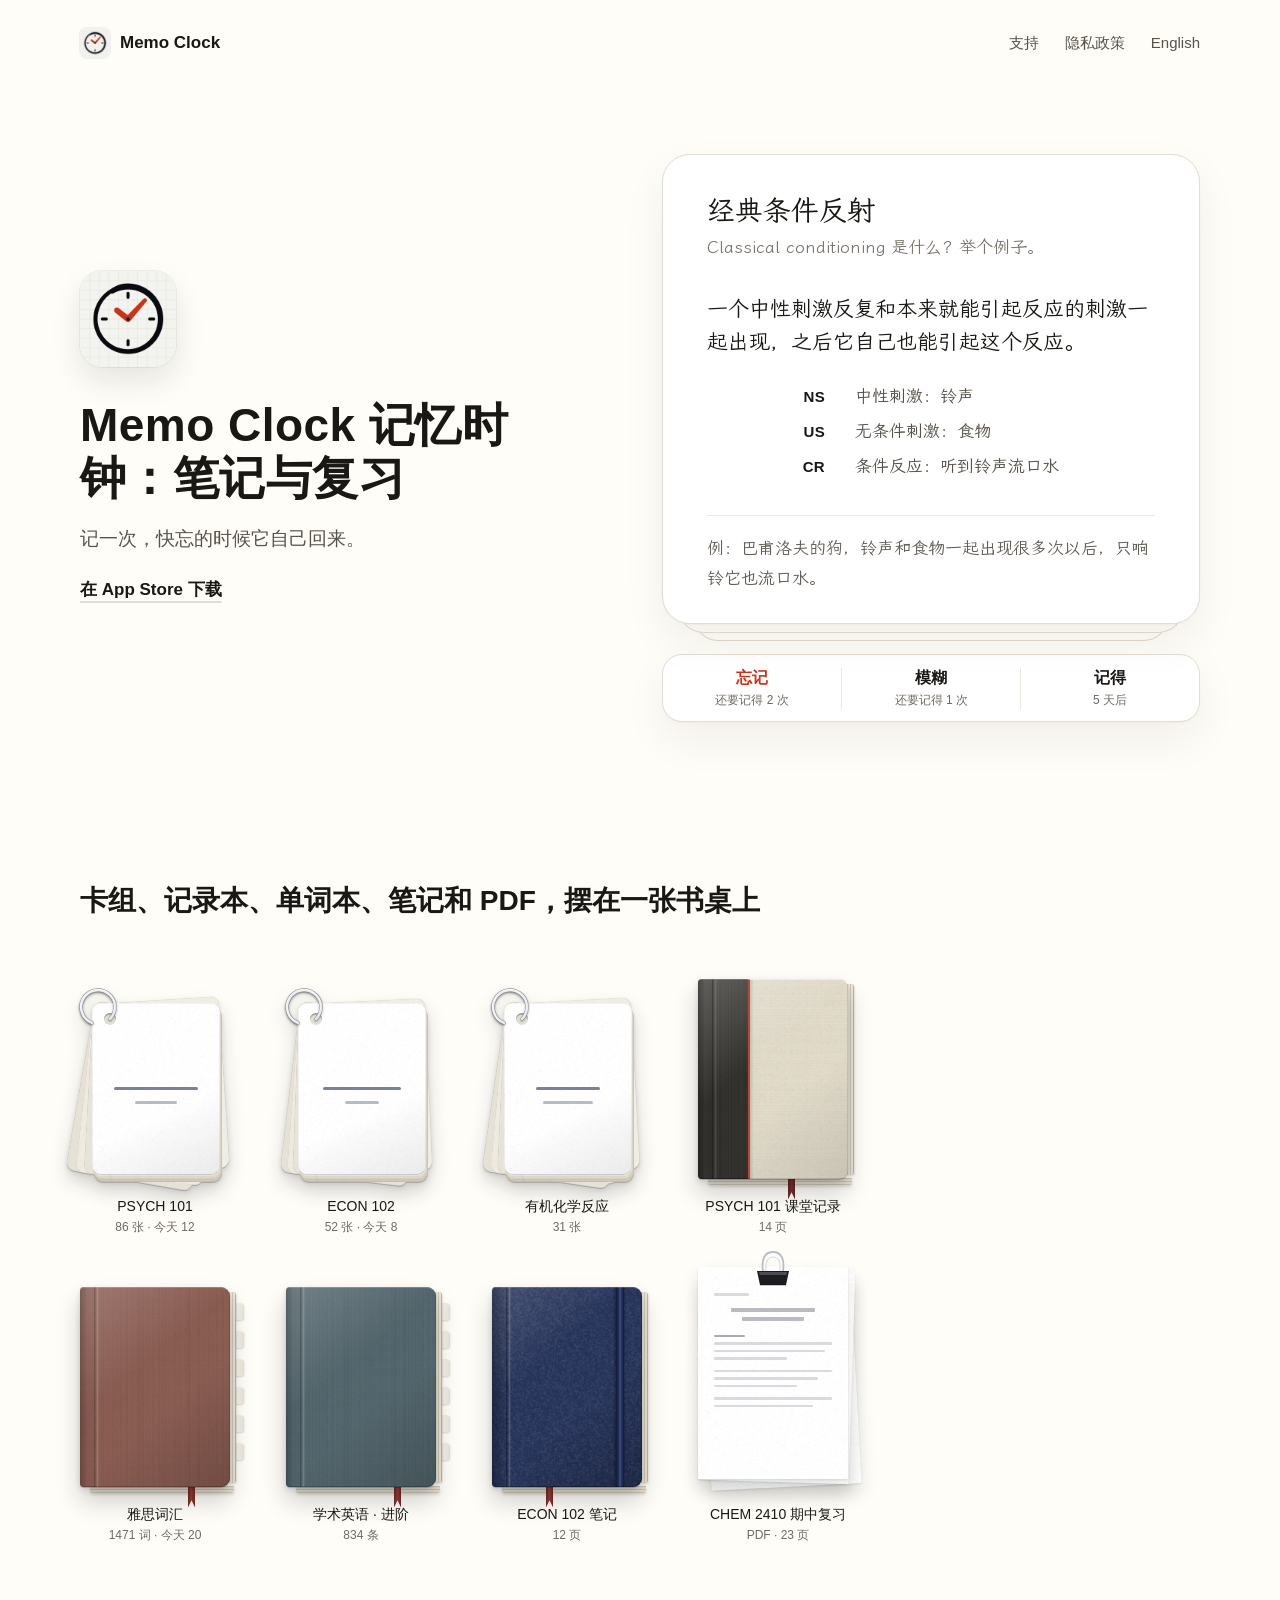
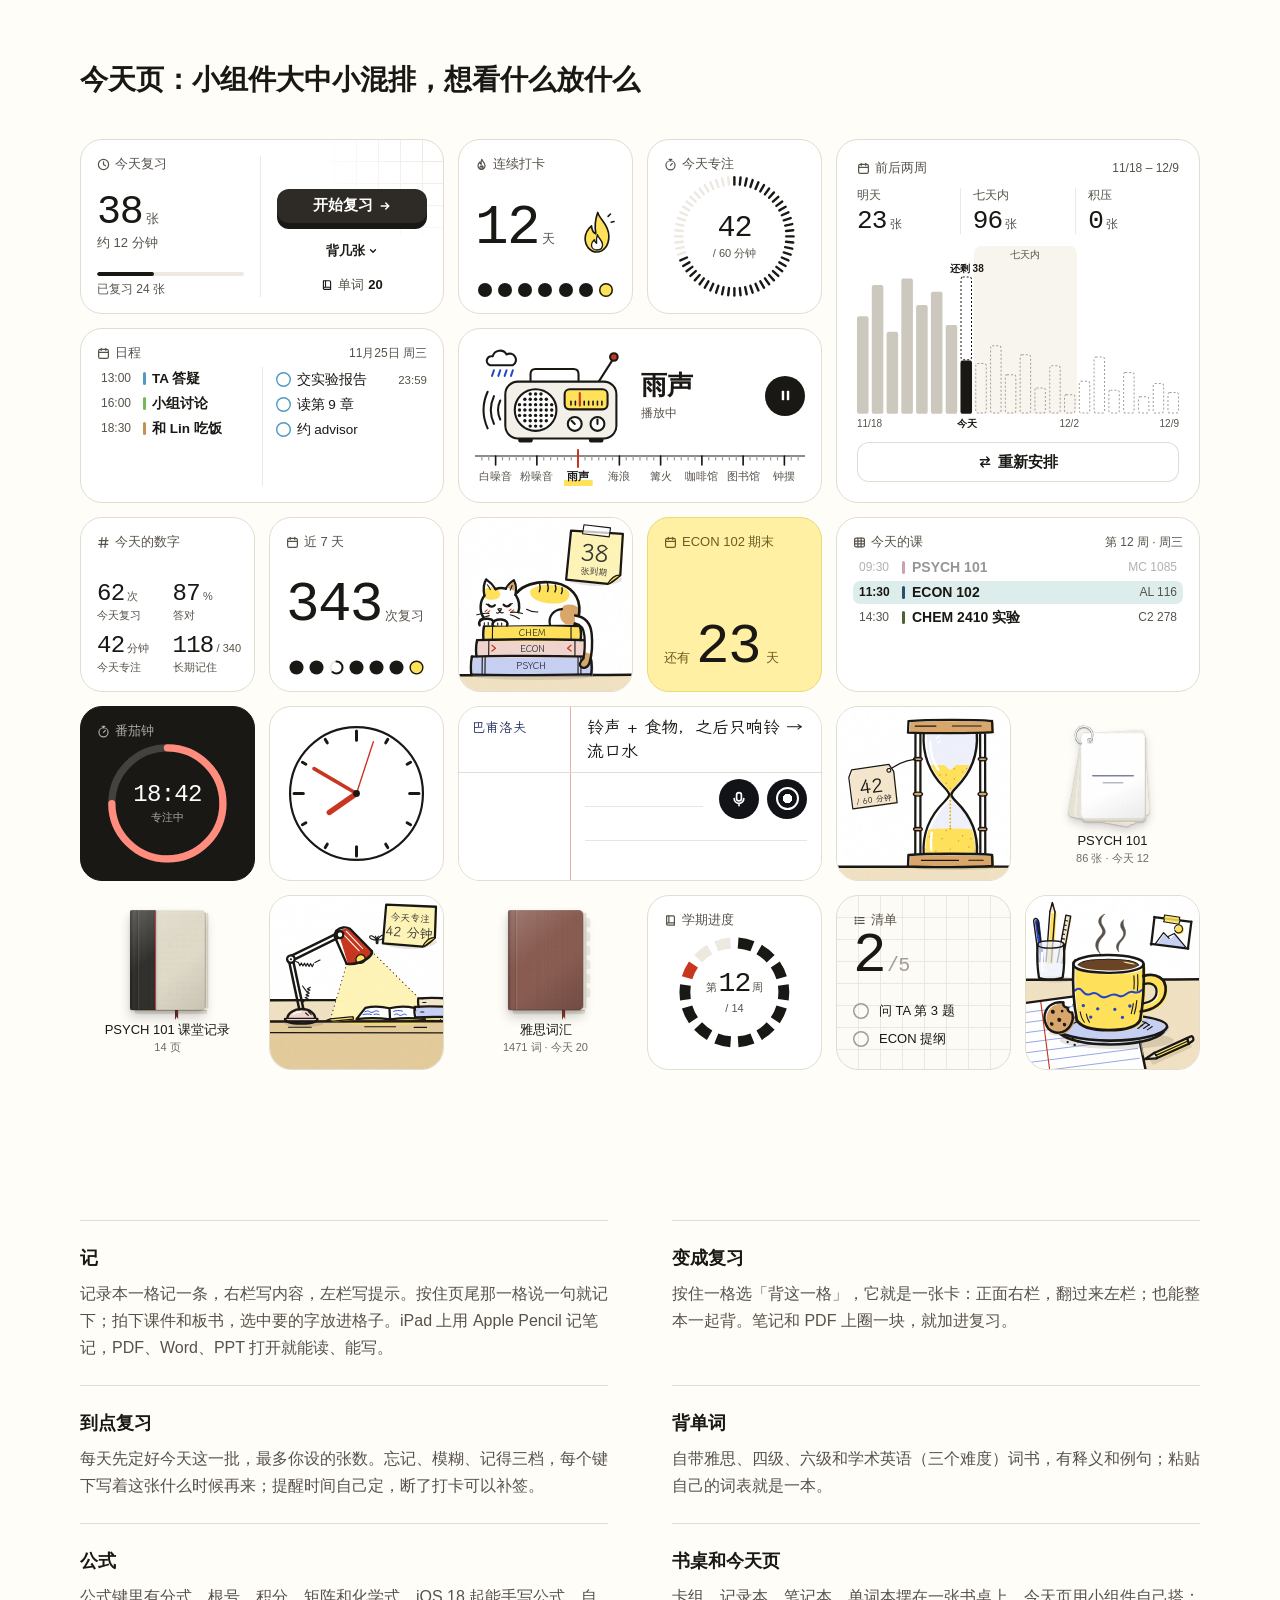
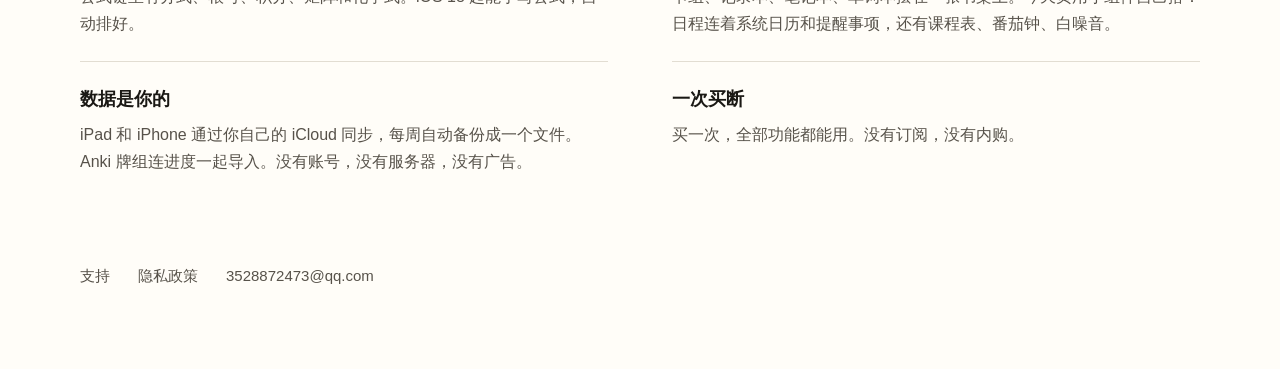
<file: index.html>
<!doctype html>
<html lang="zh-Hans">
<head>
  <meta charset="utf-8">
  <meta name="viewport" content="width=device-width, initial-scale=1">
  <title>Memo Clock 记忆时钟：笔记与复习</title>
  <meta name="description" content="Memo Clock 记忆时钟：课堂笔记、记录本、单词本和抽认卡放在一起，快忘的时候叫你回来复习。iPad 和 iPhone，一次买断，没有订阅，不用注册。">
  <link rel="icon" href="assets/icon-64.png">
  <link rel="apple-touch-icon" href="assets/icon-256.png">
  <link rel="stylesheet" href="styles.css">
</head>
<body class="home">
  <header class="top">
    <a class="brand" href="index.html"><img src="assets/icon-64.png" alt="">Memo Clock</a>
    <nav>
      <a href="support.html">支持</a>
      <a href="privacy.html">隐私政策</a>
      <a href="index-en.html" lang="en" hreflang="en">English</a>
    </nav>
  </header>

  <main>
    <section class="hero">
      <div class="hero-copy">
        <img class="hero-icon" src="assets/icon-256.png" alt="">
        <h1>Memo Clock 记忆时钟：笔记与复习</h1>
        <p class="line">记一次，快忘的时候它自己回来。</p>
        <a class="store" href="https://apps.apple.com/app/id6780967507">在 App Store 下载</a>
      </div>
      <div class="study">
        <div class="pile">
          <div class="cardback sheet">
            <p class="title">经典条件反射</p>
            <p class="ask">Classical conditioning 是什么？举个例子。</p>
            <p class="answer">一个中性刺激反复和本来就能引起反应的刺激一起出现，之后它自己也能引起这个反应。</p>
            <div class="legend">
            <span class="sym">NS</span><span class="mean">中性刺激：铃声</span>
            <span class="sym">US</span><span class="mean">无条件刺激：食物</span>
            <span class="sym">CR</span><span class="mean">条件反应：听到铃声流口水</span>
            </div>
            <p class="why">例：巴甫洛夫的狗，铃声和食物一起出现很多次以后，只响铃它也流口水。</p>
          </div>
        </div>
        <div class="grades sheet" aria-hidden="true">
          <div class="forgot"><b>忘记</b><span>还要记得 2 次</span></div>
          <div><b>模糊</b><span>还要记得 1 次</span></div>
          <div><b>记得</b><span>5 天后</span></div>
        </div>
      </div>
    </section>

    <section class="desk-section">
      <h2 class="section-title">卡组、记录本、单词本、笔记和 PDF，摆在一张书桌上</h2>
      <div class="desk">
        <div class="desk-row">
          <figure class="obj deck" style="--w: 150px; --h: 200px;">
            <div class="art" aria-hidden="true">
              <span class="rcard texpaper" style="background-color: #E7E2D6; transform: rotate(10.00deg);"></span>
              <span class="rcard texpaper" style="background-color: #EFEBE1; transform: rotate(6.25deg);"></span>
              <span class="rcard texpaper" style="background-color: #E9E4D8; transform: rotate(3.12deg);"></span>
              <span class="rcard texpaper" style="background-color: #F1EEE6; transform: rotate(-3.75deg);"></span>
              <span class="rcard texpaper" style="background-color: #D1C8B6; left: 14.4px; top: 30.4px;"></span>
              <span class="rcard texpaper" style="background-color: #D9D1C0; left: 13.8px; top: 28.8px;"></span>
              <span class="rcard texpaper" style="background-color: #E1DACB; left: 13.2px; top: 27.2px;"></span>
              <span class="rcard texpaper" style="background-color: #E9E3D6; left: 12.6px; top: 25.6px;"></span>
              <span class="rcard texpaper top"><span class="rhole"></span><span class="rmark" style="left: 22.0px; top: 84px; width: 84px; height: 3px; opacity: .62;"></span><span class="rmark" style="left: 43.0px; top: 98px; width: 42px; height: 2.5px; opacity: .34;"></span></span>
              <svg class="ring" width="128" height="172" viewBox="0 0 128 172"><defs><linearGradient id="ring1" gradientUnits="userSpaceOnUse" x1="0" y1="0" x2="128" y2="172"><stop offset="0" stop-color="#EDEFF2"/><stop offset=".5" stop-color="#BFC4CA"/><stop offset="1" stop-color="#8D9299"/></linearGradient></defs><g fill="none" stroke-linecap="round"><path d="M0.00 19.87A16.97 16.97 0 1 1 18 16" stroke="#878C93" stroke-width="3.4"/><path d="M0.00 19.87A16.97 16.97 0 1 1 18 16" stroke="url(#ring1)" stroke-width="2.5"/><path d="M0.00 19.87A16.97 16.97 0 1 1 18 16" stroke="rgba(255,255,255,.7)" stroke-width=".7" transform="translate(-.4 -.6)"/></g></svg>
            </div>
            <figcaption class="cap"><b>PSYCH 101</b><i>86 张 · 今天 12</i></figcaption>
          </figure>
          <figure class="obj deck" style="--w: 150px; --h: 200px;">
            <div class="art" aria-hidden="true">
              <span class="rcard texpaper" style="background-color: #E7E2D6; transform: rotate(6.80deg);"></span>
              <span class="rcard texpaper" style="background-color: #EFEBE1; transform: rotate(4.25deg);"></span>
              <span class="rcard texpaper" style="background-color: #E9E4D8; transform: rotate(2.12deg);"></span>
              <span class="rcard texpaper" style="background-color: #F1EEE6; transform: rotate(-2.55deg);"></span>
              <span class="rcard texpaper" style="background-color: #D1C8B6; left: 14.4px; top: 30.4px;"></span>
              <span class="rcard texpaper" style="background-color: #D9D1C0; left: 13.8px; top: 28.8px;"></span>
              <span class="rcard texpaper" style="background-color: #E1DACB; left: 13.2px; top: 27.2px;"></span>
              <span class="rcard texpaper" style="background-color: #E9E3D6; left: 12.6px; top: 25.6px;"></span>
              <span class="rcard texpaper top"><span class="rhole"></span><span class="rmark" style="left: 25.0px; top: 84px; width: 78px; height: 3px; opacity: .62;"></span><span class="rmark" style="left: 47.0px; top: 98px; width: 34px; height: 2.5px; opacity: .34;"></span></span>
              <svg class="ring" width="128" height="172" viewBox="0 0 128 172"><defs><linearGradient id="ring2" gradientUnits="userSpaceOnUse" x1="0" y1="0" x2="128" y2="172"><stop offset="0" stop-color="#EDEFF2"/><stop offset=".5" stop-color="#BFC4CA"/><stop offset="1" stop-color="#8D9299"/></linearGradient></defs><g fill="none" stroke-linecap="round"><path d="M0.00 19.87A16.97 16.97 0 1 1 18 16" stroke="#878C93" stroke-width="3.4"/><path d="M0.00 19.87A16.97 16.97 0 1 1 18 16" stroke="url(#ring2)" stroke-width="2.5"/><path d="M0.00 19.87A16.97 16.97 0 1 1 18 16" stroke="rgba(255,255,255,.7)" stroke-width=".7" transform="translate(-.4 -.6)"/></g></svg>
            </div>
            <figcaption class="cap"><b>ECON 102</b><i>52 张 · 今天 8</i></figcaption>
          </figure>
          <figure class="obj deck" style="--w: 150px; --h: 200px;">
            <div class="art" aria-hidden="true">
              <span class="rcard texpaper" style="background-color: #E7E2D6; transform: rotate(8.40deg);"></span>
              <span class="rcard texpaper" style="background-color: #EFEBE1; transform: rotate(5.25deg);"></span>
              <span class="rcard texpaper" style="background-color: #E9E4D8; transform: rotate(2.62deg);"></span>
              <span class="rcard texpaper" style="background-color: #F1EEE6; transform: rotate(-3.15deg);"></span>
              <span class="rcard texpaper" style="background-color: #D1C8B6; left: 14.4px; top: 30.4px;"></span>
              <span class="rcard texpaper" style="background-color: #D9D1C0; left: 13.8px; top: 28.8px;"></span>
              <span class="rcard texpaper" style="background-color: #E1DACB; left: 13.2px; top: 27.2px;"></span>
              <span class="rcard texpaper" style="background-color: #E9E3D6; left: 12.6px; top: 25.6px;"></span>
              <span class="rcard texpaper top"><span class="rhole"></span><span class="rmark" style="left: 32.0px; top: 84px; width: 64px; height: 3px; opacity: .62;"></span><span class="rmark" style="left: 39.0px; top: 98px; width: 50px; height: 2.5px; opacity: .34;"></span></span>
              <svg class="ring" width="128" height="172" viewBox="0 0 128 172"><defs><linearGradient id="ring3" gradientUnits="userSpaceOnUse" x1="0" y1="0" x2="128" y2="172"><stop offset="0" stop-color="#EDEFF2"/><stop offset=".5" stop-color="#BFC4CA"/><stop offset="1" stop-color="#8D9299"/></linearGradient></defs><g fill="none" stroke-linecap="round"><path d="M0.00 19.87A16.97 16.97 0 1 1 18 16" stroke="#878C93" stroke-width="3.4"/><path d="M0.00 19.87A16.97 16.97 0 1 1 18 16" stroke="url(#ring3)" stroke-width="2.5"/><path d="M0.00 19.87A16.97 16.97 0 1 1 18 16" stroke="rgba(255,255,255,.7)" stroke-width=".7" transform="translate(-.4 -.6)"/></g></svg>
            </div>
            <figcaption class="cap"><b>有机化学反应</b><i>31 张</i></figcaption>
          </figure>
          <figure class="obj" style="--w: 150px; --h: 200px;">
            <div class="art" aria-hidden="true">
              <span class="pages-r"></span><span class="pages-b"></span>
              <span class="ribbon" style="left: 90px; background: linear-gradient(90deg, #5E2421, #7D2E2A 50%, #5E2421);"></span>
              <span class="cover ledger"><span class="spine" style="background: linear-gradient(90deg, rgba(0,0,0,.28), rgba(0,0,0,.03) 50%, rgba(0,0,0,0));"></span><span class="hinge" style="background: linear-gradient(90deg, rgba(0,0,0,.32), rgba(0,0,0,.04) 40%, rgba(255,255,255,.12) 68%, rgba(255,255,255,0));"></span><span class="ledger-shade"></span><span class="ledger-rule"></span><span class="ledger-rim"></span></span>
            </div>
            <figcaption class="cap"><b>PSYCH 101 课堂记录</b><i>14 页</i></figcaption>
          </figure>
        </div>
        <div class="desk-row">
          <figure class="obj wordbook" style="--w: 150px; --h: 200px;">
            <div class="art" aria-hidden="true">
              <span class="tab" style="top: 16px;"></span><span class="tab" style="top: 44px;"></span><span class="tab" style="top: 72px;"></span><span class="tab" style="top: 100px;"></span><span class="tab" style="top: 128px;"></span><span class="tab" style="top: 156px;"></span>
              <span class="pages-r"></span><span class="pages-b"></span>
              <span class="ribbon" style="left: 108px; background: linear-gradient(90deg, #6E2820, #9C3B2F 50%, #6E2820);"></span>
              <span class="cover" style="background-color: #8A5A4F; background-image: linear-gradient(140deg, rgba(255,255,255,0.18), rgba(255,255,255,0) 40%, rgba(0,0,0,0) 60%, rgba(0,0,0,0.18)), url('assets/tex/linen.png'); background-size: 100% 100%, 96px 96px;"><span class="spine" style="background: linear-gradient(90deg, rgba(0,0,0,0.24), rgba(0,0,0,.06) 50%, rgba(0,0,0,0));"></span><span class="hinge" style="background: linear-gradient(90deg, rgba(0,0,0,0.24), rgba(0,0,0,.05) 40%, rgba(255,255,255,0.18) 68%, rgba(255,255,255,0));"></span><span class="rim" style="box-shadow: inset 0 1px 0 rgba(255,255,255,0.2), inset 0 -1px 0 rgba(0,0,0,0.22), inset -1px 0 0 rgba(0,0,0,0.14);"></span></span>
            </div>
            <figcaption class="cap"><b>雅思词汇</b><i>1471 词 · 今天 20</i></figcaption>
          </figure>
          <figure class="obj wordbook" style="--w: 150px; --h: 200px;">
            <div class="art" aria-hidden="true">
              <span class="tab" style="top: 16px;"></span><span class="tab" style="top: 44px;"></span><span class="tab" style="top: 72px;"></span><span class="tab" style="top: 100px;"></span><span class="tab" style="top: 128px;"></span><span class="tab" style="top: 156px;"></span>
              <span class="pages-r"></span><span class="pages-b"></span>
              <span class="ribbon" style="left: 108px; background: linear-gradient(90deg, #6E2820, #9C3B2F 50%, #6E2820);"></span>
              <span class="cover" style="background-color: #50646B; background-image: linear-gradient(140deg, rgba(255,255,255,0.18), rgba(255,255,255,0) 40%, rgba(0,0,0,0) 60%, rgba(0,0,0,0.18)), url('assets/tex/linen.png'); background-size: 100% 100%, 96px 96px;"><span class="spine" style="background: linear-gradient(90deg, rgba(0,0,0,0.24), rgba(0,0,0,.06) 50%, rgba(0,0,0,0));"></span><span class="hinge" style="background: linear-gradient(90deg, rgba(0,0,0,0.24), rgba(0,0,0,.05) 40%, rgba(255,255,255,0.18) 68%, rgba(255,255,255,0));"></span><span class="rim" style="box-shadow: inset 0 1px 0 rgba(255,255,255,0.2), inset 0 -1px 0 rgba(0,0,0,0.22), inset -1px 0 0 rgba(0,0,0,0.14);"></span></span>
            </div>
            <figcaption class="cap"><b>学术英语 · 进阶</b><i>834 条</i></figcaption>
          </figure>
          <figure class="obj" style="--w: 150px; --h: 200px;">
            <div class="art" aria-hidden="true">
              <span class="pages-r"></span><span class="pages-b"></span>
              <span class="ribbon" style="left: 54px; background: linear-gradient(90deg, #6E2820, #9C3B2F 50%, #6E2820);"></span>
              <span class="cover leather" style="background-color: #2A3860;"><span class="spine"></span><span class="hinge"></span><span class="band" style="background: linear-gradient(90deg, #141C33, #24305A 35%, #43538A 52%, #24305A 70%, #141C33);"></span><span class="rim"></span></span>
            </div>
            <figcaption class="cap"><b>ECON 102 笔记</b><i>12 页</i></figcaption>
          </figure>
          <figure class="obj" style="--w: 160px; --h: 220px;">
            <div class="art" aria-hidden="true">
              <span class="pdfsheet texpaper" style="left: 8px; top: 8px; transform: rotate(-3deg);"></span>
              <span class="pdfsheet texpaper" style="left: 4px; top: 3px; transform: rotate(1.8deg);"></span>
              <span class="pdfsheet texpaper" style="left: 0; top: 0; padding: 26px 16px 0;"><span class="bar" style="width: 30%; margin: 0;"></span><span class="bar" style="width: 72%; height: 4px; margin: 12px auto 0; background: #B9BBC0;"></span><span class="bar" style="width: 52%; height: 4px; margin: 5px auto 0; background: #B9BBC0;"></span><span class="bar" style="width: 26%; margin-top: 14px; background: #A9ABB0;"></span><span class="bar" style="width: 100%;"></span><span class="bar" style="width: 94%;"></span><span class="bar" style="width: 62%;"></span><span class="bar" style="width: 100%; margin-top: 10px;"></span><span class="bar" style="width: 88%;"></span><span class="bar" style="width: 70%;"></span><span class="bar" style="width: 100%; margin-top: 10px;"></span><span class="bar" style="width: 84%;"></span></span>
              <svg class="clip" width="44" height="40" viewBox="0 0 44 40"><path d="M12 22 C10 10, 14 3, 22 3 C30 3, 34 10, 32 22" fill="none" stroke="#B9BDC4" stroke-width="1.8"></path><path d="M15 22 C14 13, 17 8, 22 8 C27 8, 30 13, 29 22" fill="none" stroke="#D9DCE0" stroke-width="1.2"></path><path d="M6 22 H38 L35 36 H9 Z" fill="#1C1D20"></path><path d="M8 23 H36 L35.4 26 H8.6 Z" fill="#4A4C52"></path><path d="M9 36 H35" stroke="#000" stroke-opacity="0.4" stroke-width="1"></path></svg>
            </div>
            <figcaption class="cap"><b>CHEM 2410 期中复习</b><i>PDF · 23 页</i></figcaption>
          </figure>
        </div>
      </div>
    </section>

    <section class="board-section">
      <h2 class="section-title">今天页：小组件大中小混排，想看什么放什么</h2>
      <div class="board">
        <div class="w m mat-paper corner-grid"><div class="w-row"><div class="w-col"><div class="w-head"><svg class="i" width="13" height="13" viewBox="0 0 16 16" fill="none" stroke="currentColor" stroke-width="1.5" stroke-linecap="round" stroke-linejoin="round" aria-hidden="true"><circle cx="8" cy="8" r="6.3"/><path d="M8 4.6V8l2.4 1.6"/></svg><span class="w-title">今天复习</span></div><div class="w-fill"></div><div class="w-value"><span class="w-num" style="--s: 40px">38</span><span class="w-unit" style="font-size: 13px">张</span></div><span class="w-cap13 lift">约 12 分钟</span><div class="w-fill min6"></div><div class="w-bar"><i style="width: 39%"></i></div><span class="w-cap12 gap">已复习 24 张</span></div><span class="w-vrule"></span><div class="w-side"><div class="w-fill"></div><span class="w-btn thick">开始复习<svg class="i" width="12" height="12" viewBox="0 0 16 16" fill="none" stroke="currentColor" stroke-width="2" stroke-linecap="round" stroke-linejoin="round" aria-hidden="true"><path d="M3 8h10M9 4l4 4-4 4"/></svg></span><span class="w-plain">背几张<svg class="i" width="10" height="10" viewBox="0 0 16 16" fill="none" stroke="currentColor" stroke-width="2.2" stroke-linecap="round" stroke-linejoin="round" aria-hidden="true"><path d="m4 6 4 4 4-4"/></svg></span><span class="w-words"><svg class="i" width="12" height="12" viewBox="0 0 16 16" fill="none" stroke="currentColor" stroke-width="1.5" stroke-linecap="round" stroke-linejoin="round" aria-hidden="true"><path d="M3.2 2.4h8.2a1.4 1.4 0 0 1 1.4 1.4v10H4.6a1.4 1.4 0 0 1-1.4-1.4Z"/><path d="M3.2 12.4a1.4 1.4 0 0 1 1.4-1.4h8.2M6 2.4v8.6"/></svg>单词<b>20</b></span></div></div></div>
        <div class="w mat-paper"><div class="w-head"><svg class="i" width="13" height="13" viewBox="0 0 16 16" fill="none" stroke="currentColor" stroke-width="1.5" stroke-linecap="round" stroke-linejoin="round" aria-hidden="true"><path d="M8.4 1.6c.4 2.6 3.9 4 3.9 7.8A4.3 4.3 0 0 1 8 13.9 4.3 4.3 0 0 1 3.7 9.6c0-2.2 1.2-3.6 2.4-4.6.1 1.6.7 2.6 1.6 2.9-.3-2.2-.2-4.3.7-6.3Z"/><path d="M8 13.9c-1.3 0-2-.9-2-2 0-1 .7-1.7 1.3-2.1.2.8.6 1.2 1.1 1.4.3-.5.5-1 .5-1.6.7.6 1.1 1.3 1.1 2.2 0 1.2-.8 2.1-2 2.1Z"/></svg><span class="w-title">连续打卡</span></div><div class="w-fill"></div><div class="w-row w-bottom"><div class="w-value"><span class="w-num" style="--s: 56px">12</span><span class="w-unit" style="font-size: 13px">天</span></div><div class="w-fill"></div><svg class="w-flame" viewBox="0 0 48 58" aria-hidden="true"><path d="M25 3C27 12 39 18 39 33C39 44.5 32.5 53 24 53C15.5 53 9 45.5 9 36C9 28.5 13 23.5 17 20C17.5 25.5 20 29 22.5 30C21 21.5 22 11 25 3Z" fill="#FFE15A" stroke="#1A1814" stroke-width="2.1" stroke-linejoin="round"/><path d="M24.5 31C26 36 31 38.5 31 43.5C31 48 28 50.5 24 50.5C20 50.5 17 47.8 17 44C17 41 19 39 20.5 37.5C21 40 22.5 41.5 23.5 42C23 38.5 23.4 34.5 24.5 31Z" fill="#FFFFFF" stroke="#1A1814" stroke-width="1.7" stroke-linejoin="round"/><path d="M38 8 41 5M42 15.5 45.5 14.5" stroke="#1A1814" stroke-width="2" stroke-linecap="round"/></svg></div><div class="w-fill min6"></div><div class="w-dots"><i></i><i></i><i></i><i></i><i></i><i></i><i class="today"></i></div></div>
        <div class="w mat-paper"><div class="w-head"><svg class="i" width="13" height="13" viewBox="0 0 16 16" fill="none" stroke="currentColor" stroke-width="1.5" stroke-linecap="round" stroke-linejoin="round" aria-hidden="true"><circle cx="8" cy="9" r="5.6"/><path d="M8 9 10.2 6.8M6.4 1.6h3.2M8 1.6v1.8"/></svg><span class="w-title">今天专注</span></div><div class="w-dial"><svg class="w-ring" viewBox="0 0 100 100" aria-hidden="true"><g stroke-width="2" stroke-linecap="round"><path d="M50.00 7.00L50.00 1.00" stroke="#1A1814"/><path d="M54.49 7.24L55.12 1.27" stroke="#1A1814"/><path d="M58.94 7.94L60.19 2.07" stroke="#1A1814"/><path d="M63.29 9.10L65.14 3.40" stroke="#1A1814"/><path d="M67.49 10.72L69.93 5.24" stroke="#1A1814"/><path d="M71.50 12.76L74.50 7.56" stroke="#1A1814"/><path d="M75.27 15.21L78.80 10.36" stroke="#1A1814"/><path d="M78.77 18.04L82.79 13.59" stroke="#1A1814"/><path d="M81.96 21.23L86.41 17.21" stroke="#1A1814"/><path d="M84.79 24.73L89.64 21.20" stroke="#1A1814"/><path d="M87.24 28.50L92.44 25.50" stroke="#1A1814"/><path d="M89.28 32.51L94.76 30.07" stroke="#1A1814"/><path d="M90.90 36.71L96.60 34.86" stroke="#1A1814"/><path d="M92.06 41.06L97.93 39.81" stroke="#1A1814"/><path d="M92.76 45.51L98.73 44.88" stroke="#1A1814"/><path d="M93.00 50.00L99.00 50.00" stroke="#1A1814"/><path d="M92.76 54.49L98.73 55.12" stroke="#1A1814"/><path d="M92.06 58.94L97.93 60.19" stroke="#1A1814"/><path d="M90.90 63.29L96.60 65.14" stroke="#1A1814"/><path d="M89.28 67.49L94.76 69.93" stroke="#1A1814"/><path d="M87.24 71.50L92.44 74.50" stroke="#1A1814"/><path d="M84.79 75.27L89.64 78.80" stroke="#1A1814"/><path d="M81.96 78.77L86.41 82.79" stroke="#1A1814"/><path d="M78.77 81.96L82.79 86.41" stroke="#1A1814"/><path d="M75.27 84.79L78.80 89.64" stroke="#1A1814"/><path d="M71.50 87.24L74.50 92.44" stroke="#1A1814"/><path d="M67.49 89.28L69.93 94.76" stroke="#1A1814"/><path d="M63.29 90.90L65.14 96.60" stroke="#1A1814"/><path d="M58.94 92.06L60.19 97.93" stroke="#1A1814"/><path d="M54.49 92.76L55.12 98.73" stroke="#1A1814"/><path d="M50.00 93.00L50.00 99.00" stroke="#1A1814"/><path d="M45.51 92.76L44.88 98.73" stroke="#1A1814"/><path d="M41.06 92.06L39.81 97.93" stroke="#1A1814"/><path d="M36.71 90.90L34.86 96.60" stroke="#1A1814"/><path d="M32.51 89.28L30.07 94.76" stroke="#1A1814"/><path d="M28.50 87.24L25.50 92.44" stroke="#1A1814"/><path d="M24.73 84.79L21.20 89.64" stroke="#1A1814"/><path d="M21.23 81.96L17.21 86.41" stroke="#1A1814"/><path d="M18.04 78.77L13.59 82.79" stroke="#1A1814"/><path d="M15.21 75.27L10.36 78.80" stroke="#1A1814"/><path d="M12.76 71.50L7.56 74.50" stroke="#1A1814"/><path d="M10.72 67.49L5.24 69.93" stroke="#1A1814"/><path d="M9.10 63.29L3.40 65.14" stroke="#EDE9E0"/><path d="M7.94 58.94L2.07 60.19" stroke="#EDE9E0"/><path d="M7.24 54.49L1.27 55.12" stroke="#EDE9E0"/><path d="M7.00 50.00L1.00 50.00" stroke="#EDE9E0"/><path d="M7.24 45.51L1.27 44.88" stroke="#EDE9E0"/><path d="M7.94 41.06L2.07 39.81" stroke="#EDE9E0"/><path d="M9.10 36.71L3.40 34.86" stroke="#EDE9E0"/><path d="M10.72 32.51L5.24 30.07" stroke="#EDE9E0"/><path d="M12.76 28.50L7.56 25.50" stroke="#EDE9E0"/><path d="M15.21 24.73L10.36 21.20" stroke="#EDE9E0"/><path d="M18.04 21.23L13.59 17.21" stroke="#EDE9E0"/><path d="M21.23 18.04L17.21 13.59" stroke="#EDE9E0"/><path d="M24.73 15.21L21.20 10.36" stroke="#EDE9E0"/><path d="M28.50 12.76L25.50 7.56" stroke="#EDE9E0"/><path d="M32.51 10.72L30.07 5.24" stroke="#EDE9E0"/><path d="M36.71 9.10L34.86 3.40" stroke="#EDE9E0"/><path d="M41.06 7.94L39.81 2.07" stroke="#EDE9E0"/><path d="M45.51 7.24L44.88 1.27" stroke="#EDE9E0"/></g></svg><div class="w-dial-c"><span class="w-num" style="--s: 30px">42</span><span class="w-cap11">/ 60 分钟</span></div></div></div>
        <div class="w l mat-paper forecast"><div class="w-head"><svg class="i" width="13" height="13" viewBox="0 0 16 16" fill="none" stroke="currentColor" stroke-width="1.5" stroke-linecap="round" stroke-linejoin="round" aria-hidden="true"><rect x="2" y="3" width="12" height="11" rx="2"/><path d="M2 6.6h12M5.2 1.6v2.6M10.8 1.6v2.6"/></svg><span class="w-title">前后两周</span><span class="w-note">11/18 – 12/9</span></div><div class="w-cells"><div><span class="w-cap12">明天</span><div class="w-value"><span class="w-num" style="--s: 26px">23</span><span class="w-unit" style="font-size: 12px">张</span></div></div><span class="w-vrule"></span><div><span class="w-cap12">七天内</span><div class="w-value"><span class="w-num" style="--s: 26px">96</span><span class="w-unit" style="font-size: 12px">张</span></div></div><span class="w-vrule"></span><div><span class="w-cap12">积压</span><div class="w-value"><span class="w-num" style="--s: 26px">0</span><span class="w-unit" style="font-size: 12px">张</span></div></div></div><div class="w-chart"><div class="w-chart-plot"><svg class="w-chart-svg" viewBox="0 0 300 100" preserveAspectRatio="none" aria-hidden="true"><rect x="108.68" y="0" width="96.41" height="100" rx="6" fill="#F8F5EE"/><rect x="0.00" y="41.81" width="10.77" height="58.19" rx="1.5" fill="#CDC8BE"/><rect x="13.77" y="23.29" width="10.77" height="76.71" rx="1.5" fill="#CDC8BE"/><rect x="27.55" y="51.06" width="10.77" height="48.94" rx="1.5" fill="#CDC8BE"/><rect x="41.32" y="19.32" width="10.77" height="80.68" rx="1.5" fill="#CDC8BE"/><rect x="55.09" y="35.19" width="10.77" height="64.81" rx="1.5" fill="#CDC8BE"/><rect x="68.86" y="27.26" width="10.77" height="72.74" rx="1.5" fill="#CDC8BE"/><rect x="82.64" y="47.10" width="10.77" height="52.90" rx="1.5" fill="#CDC8BE"/><rect x="96.41" y="68.26" width="10.77" height="31.74" rx="1.5" fill="#1A1814"/><rect x="96.91" y="18.50" width="9.77" height="49.26" rx="1.5" fill="none" stroke="#1A1814" stroke-width="1" stroke-dasharray="2 2" vector-effect="non-scaling-stroke"/><rect x="110.68" y="70.08" width="9.77" height="29.42" rx="1.5" fill="none" stroke="#A29D96" stroke-width="1" stroke-dasharray="2 2" vector-effect="non-scaling-stroke"/><rect x="124.45" y="59.50" width="9.77" height="40.00" rx="1.5" fill="none" stroke="#A29D96" stroke-width="1" stroke-dasharray="2 2" vector-effect="non-scaling-stroke"/><rect x="138.23" y="76.69" width="9.77" height="22.81" rx="1.5" fill="none" stroke="#A29D96" stroke-width="1" stroke-dasharray="2 2" vector-effect="non-scaling-stroke"/><rect x="152.00" y="64.79" width="9.77" height="34.71" rx="1.5" fill="none" stroke="#A29D96" stroke-width="1" stroke-dasharray="2 2" vector-effect="non-scaling-stroke"/><rect x="165.77" y="84.63" width="9.77" height="14.87" rx="1.5" fill="none" stroke="#A29D96" stroke-width="1" stroke-dasharray="2 2" vector-effect="non-scaling-stroke"/><rect x="179.55" y="71.40" width="9.77" height="28.10" rx="1.5" fill="none" stroke="#A29D96" stroke-width="1" stroke-dasharray="2 2" vector-effect="non-scaling-stroke"/><rect x="193.32" y="88.60" width="9.77" height="10.90" rx="1.5" fill="none" stroke="#A29D96" stroke-width="1" stroke-dasharray="2 2" vector-effect="non-scaling-stroke"/><rect x="207.09" y="80.66" width="9.77" height="18.84" rx="1.5" fill="none" stroke="#A29D96" stroke-width="1" stroke-dasharray="2 2" vector-effect="non-scaling-stroke"/><rect x="220.86" y="66.11" width="9.77" height="33.39" rx="1.5" fill="none" stroke="#A29D96" stroke-width="1" stroke-dasharray="2 2" vector-effect="non-scaling-stroke"/><rect x="234.64" y="85.95" width="9.77" height="13.55" rx="1.5" fill="none" stroke="#A29D96" stroke-width="1" stroke-dasharray="2 2" vector-effect="non-scaling-stroke"/><rect x="248.41" y="75.37" width="9.77" height="24.13" rx="1.5" fill="none" stroke="#A29D96" stroke-width="1" stroke-dasharray="2 2" vector-effect="non-scaling-stroke"/><rect x="262.18" y="89.92" width="9.77" height="9.58" rx="1.5" fill="none" stroke="#A29D96" stroke-width="1" stroke-dasharray="2 2" vector-effect="non-scaling-stroke"/><rect x="275.95" y="81.98" width="9.77" height="17.52" rx="1.5" fill="none" stroke="#A29D96" stroke-width="1" stroke-dasharray="2 2" vector-effect="non-scaling-stroke"/><rect x="289.73" y="87.27" width="9.77" height="12.23" rx="1.5" fill="none" stroke="#A29D96" stroke-width="1" stroke-dasharray="2 2" vector-effect="non-scaling-stroke"/></svg><span class="w-chart-band" style="left: 36.23%; width: 32.14%">七天内</span><span class="w-chart-left" style="left: 34.09%; top: 18.00%">还剩 38</span></div><div class="w-axis"><span style="left: 2.27%">11/18</span><span class="b" style="left: 34.09%">今天</span><span style="left: 65.91%">12/2</span><span style="left: 97.73%">12/9</span></div></div><span class="w-btn ghost"><svg class="i" width="14" height="14" viewBox="0 0 16 16" fill="none" stroke="currentColor" stroke-width="1.6" stroke-linecap="round" stroke-linejoin="round" aria-hidden="true"><path d="M2.6 5.4h10.4M10 2.4l3 3-3 3M13.4 10.6H3M6 7.6l-3 3 3 3"/></svg>重新安排</span></div>
        <div class="w m mat-paper"><div class="w-head"><svg class="i" width="13" height="13" viewBox="0 0 16 16" fill="none" stroke="currentColor" stroke-width="1.5" stroke-linecap="round" stroke-linejoin="round" aria-hidden="true"><rect x="2" y="3" width="12" height="11" rx="2"/><path d="M2 6.6h12M5.2 1.6v2.6M10.8 1.6v2.6"/></svg><span class="w-title">日程</span><span class="w-note">11月25日 周三</span></div><div class="w-split"><div><div class="ag-row"><span class="ag-time">13:00</span><i class="ag-bar" style="background: #529ABF"></i><span class="ag-title">TA 答疑</span></div><div class="ag-row"><span class="ag-time">16:00</span><i class="ag-bar" style="background: #71BA54"></i><span class="ag-title">小组讨论</span></div><div class="ag-row"><span class="ag-time">18:30</span><i class="ag-bar" style="background: #C19250"></i><span class="ag-title">和 Lin 吃饭</span></div></div><span class="w-vrule"></span><div><div class="tk-row"><i class="tk-tick" style="box-shadow: inset 0 0 0 1.4px #529ABF"></i><span class="tk-title">交实验报告</span><span class=tk-time>23:59</span></div><div class="tk-row"><i class="tk-tick" style="box-shadow: inset 0 0 0 1.4px #529ABF"></i><span class="tk-title">读第 9 章</span></div><div class="tk-row"><i class="tk-tick" style="box-shadow: inset 0 0 0 1.4px #529ABF"></i><span class="tk-title">约 advisor</span></div></div></div></div>
        <div class="w m mat-paper radio"><style>@keyframes rzCone{0%,100%{transform:scale(1)}30%{transform:scale(1.075)}60%{transform:scale(.985)}}
@keyframes rzArc{0%{opacity:0;transform:translateX(6px)}30%{opacity:1}100%{opacity:0;transform:translateX(-9px)}}
@keyframes rzBlink{0%,100%{opacity:1}50%{opacity:.2}}
@keyframes rzBob{0%,100%{transform:translateY(0)}50%{transform:translateY(-2px)}}
@keyframes rzDrift{0%,100%{transform:translateX(0)}50%{transform:translateX(4px)}}
@keyframes rzCloud{0%,100%{transform:translateX(0)}50%{transform:translateX(9px)}}
@keyframes rzRainS{0%{transform:translate(0,-6px);opacity:0}25%{opacity:1}100%{transform:translate(-5px,16px);opacity:0}}
@keyframes rzRainL{0%{transform:translate(0,-12px);opacity:0}15%{opacity:.9}100%{transform:translate(-14px,64px);opacity:0}}
@keyframes rzDrop{0%{transform:translateY(0);opacity:0}15%{opacity:1}100%{transform:translateY(34px);opacity:0}}
@keyframes rzSnowM{0%{transform:translate(0,0);opacity:0}15%{opacity:1}50%{transform:translate(5px,26px)}85%{opacity:1}100%{transform:translate(-2px,52px);opacity:0}}
@keyframes rzSnowL{0%{transform:translate(0,0);opacity:0}12%{opacity:1}50%{transform:translate(6px,46px)}88%{opacity:1}100%{transform:translate(-3px,96px);opacity:0}}
@keyframes rzWindM{0%{stroke-dashoffset:146}100%{stroke-dashoffset:0}}
@keyframes rzWindL{0%{stroke-dashoffset:174}100%{stroke-dashoffset:0}}
@keyframes rzLeafM{0%{transform:translate(0,0) rotate(-20deg);opacity:0}15%{opacity:1}85%{opacity:1}100%{transform:translate(54px,20px) rotate(240deg);opacity:0}}
@keyframes rzLeafL{0%{transform:translate(0,0) rotate(-20deg);opacity:0}12%{opacity:1}88%{opacity:1}100%{transform:translate(96px,36px) rotate(300deg);opacity:0}}
@keyframes rzSway{0%,100%{transform:rotate(-3deg)}50%{transform:rotate(3deg)}}
@keyframes rzWaveM{0%{transform:translateX(0)}100%{transform:translateX(-16px)}}
@keyframes rzWaveL{0%{transform:translateX(0)}100%{transform:translateX(-20px)}}
@keyframes rzFlame{0%,100%{transform:scale(1,1) skewX(0deg)}25%{transform:scale(.93,1.08) skewX(-3deg)}50%{transform:scale(1.04,.95) skewX(2deg)}75%{transform:scale(.97,1.05) skewX(-1deg)}}
@keyframes rzSpark{0%{transform:translate(0,0);opacity:0}20%{opacity:1}100%{transform:translate(5px,-20px);opacity:0}}
@keyframes rzGlow{0%,100%{opacity:.14;transform:scale(.92)}50%{opacity:.28;transform:scale(1.06)}}
@keyframes rzTwinkle{0%,100%{opacity:1;transform:scale(1)}50%{opacity:.25;transform:scale(.6)}}
@keyframes rzSteam{0%{transform:translateY(5px);opacity:0}35%{opacity:.9}100%{transform:translateY(-12px);opacity:0}}
@keyframes rzPage{0%,15%{transform:scaleX(1);opacity:1}50%{transform:scaleX(-1);opacity:1}62%{transform:scaleX(-1);opacity:0}63%{transform:scaleX(1);opacity:0}85%,100%{transform:scaleX(1);opacity:1}}
@keyframes rzSwing{0%,100%{transform:rotate(-20deg)}50%{transform:rotate(20deg)}}
@keyframes rzTick{0%{opacity:1}18%,100%{opacity:0}}
@keyframes rzSpin{0%{transform:rotate(0deg)}100%{transform:rotate(360deg)}}
@keyframes rzBulb{0%,100%{opacity:1}50%{opacity:.45}}
@keyframes rzEq{0%,100%{transform:scaleY(.3)}50%{transform:scaleY(1)}}
.fb{transform-box:fill-box;transform-origin:center}
.fbB{transform-box:fill-box;transform-origin:50% 100%}
.fbT{transform-box:fill-box;transform-origin:50% 0%}
.fbL{transform-box:fill-box;transform-origin:0% 50%}
.fbRT{transform-box:fill-box;transform-origin:100% 0%}
.rzArc{animation:rzArc 2.4s ease-out infinite}
.rzDrift{animation:rzDrift 4s ease-in-out infinite}
.rzCloud{animation:rzCloud 9s ease-in-out infinite}
.rzRainS{animation:rzRainS 1.4s linear infinite}
.rzRainL{animation:rzRainL 1.3s linear infinite}
.rzDrop{animation:rzDrop 5s ease-in infinite}
.rzSnowM{animation:rzSnowM 4.5s linear infinite}
.rzSnowL{animation:rzSnowL 6.4s linear infinite}
.rzWindM{animation:rzWindM 2.8s linear infinite}
.rzWindL{animation:rzWindL 3.4s linear infinite}
.rzLeafM{animation:rzLeafM 3.6s ease-in-out infinite}
.rzLeafL{animation:rzLeafL 5.2s ease-in-out infinite}
.rzSway{animation:rzSway 3.2s ease-in-out infinite}
.rzWaveM{animation:rzWaveM 2s linear infinite}
.rzWaveL{animation:rzWaveL 2.6s linear infinite}
.rzFlame{animation:rzFlame 1.6s ease-in-out infinite}
.rzSpark{animation:rzSpark 2.2s ease-out infinite}
.rzGlow{animation:rzGlow 3s ease-in-out infinite}
.rzTwinkle{animation:rzTwinkle 2.8s ease-in-out infinite}
.rzSteam{animation:rzSteam 2.7s ease-out infinite}
.rzPage{animation:rzPage 3.6s ease-in-out infinite}
.rzSwing{animation:rzSwing 2.4s ease-in-out infinite}
.rzTick{animation:rzTick 2.4s linear infinite}
.rzSpin{animation:rzSpin 8s linear infinite}
.rzBulb{animation:rzBulb 2.6s ease-in-out infinite}
.rzGull{animation:rzBob 3s ease-in-out infinite}
.rzEq{animation:rzEq 1s ease-in-out infinite}
@media (prefers-reduced-motion: reduce){.mv{animation:none !important;transition:none !important}}</style><div class="w-radio-top"><svg class="w-radio-art" viewBox="0 0 240 160" fill="none" aria-hidden="true" style="display: block">
<defs><clipPath id="rzWaveM"><rect x="2" y="2" width="82" height="62"></rect></clipPath></defs>
<g style="display: none" fill="#FFFFFF" stroke="#57524A" stroke-width="2.4">
<circle class="mv rzSnowM" cx="14" cy="8" r="3.6"></circle>
<circle class="mv rzSnowM" style="animation-delay: -1.1s" cx="30" cy="4" r="3"></circle>
<circle class="mv rzSnowM" style="animation-delay: -2.3s" cx="44" cy="10" r="3.6"></circle>
<circle class="mv rzSnowM" style="animation-delay: -3.4s" cx="58" cy="5" r="3"></circle>
<circle class="mv rzSnowM" style="animation-delay: -.6s" cx="72" cy="9" r="3.6"></circle>
<circle class="mv rzSnowM" style="animation-delay: -2.9s" cx="22" cy="6" r="2.6"></circle>
<circle class="mv rzSnowM" style="animation-delay: -1.7s" cx="64" cy="7" r="2.6"></circle>
<circle class="mv rzSnowM" style="animation-delay: -4s" cx="38" cy="6" r="2.6"></circle>
</g>
<g style="display: none" stroke-linecap="round">
<g stroke="#706A61" stroke-width="2.6" fill="none">
<path class="mv rzWindM" stroke-dasharray="26 120" d="M4 22 C20 12 34 32 50 20 S70 12 82 20"></path>
<path class="mv rzWindM" style="animation-delay: -1.4s" stroke-dasharray="26 120" d="M4 48 C20 38 34 58 50 46 S70 38 82 46"></path>
</g>
<g transform="translate(8 28)"><g class="mv rzLeafM fb"><path d="M0 0 C5 -6 13 -6 18 0 C13 6 5 6 0 0 Z" fill="#F0D5CF" stroke="#1A1814" stroke-width="2.6" stroke-linejoin="round"></path><path d="M3 0 H15" stroke="#1A1814" stroke-width="1.8"></path></g></g>
<g transform="translate(4 40)"><g class="mv rzLeafM fb" style="animation-delay: -1.8s"><path d="M0 0 C4 -5 10 -5 14 0 C10 5 4 5 0 0 Z" fill="#F0D5CF" stroke="#1A1814" stroke-width="2.4" stroke-linejoin="round"></path></g></g>
</g>
<g style="display: inline">
<g class="mv rzDrift">
<path d="M24 32 A7 7 0 0 1 28 18 A12 12 0 0 1 50 15 A9 9 0 0 1 60 32 Z" fill="#FFFFFF" stroke="#1A1814" stroke-width="3.3" stroke-linejoin="round"></path>
</g>
<g stroke="#2445C8" stroke-width="3.2" stroke-linecap="round">
<path class="mv rzRainS" d="M30 40 l-3 9"></path>
<path class="mv rzRainS" style="animation-delay: -.35s" d="M40 40 l-3 9"></path>
<path class="mv rzRainS" style="animation-delay: -.7s" d="M50 40 l-3 9"></path>
<path class="mv rzRainS" style="animation-delay: -1.05s" d="M60 40 l-3 9"></path>
</g>
</g>
<g style="display: none">
<circle cx="64" cy="18" r="8" fill="#FFE15A" stroke="#1A1814" stroke-width="3"></circle>
<g clip-path="url(#rzWaveM)" stroke="#2445C8" stroke-width="3.2" stroke-linecap="round" fill="none">
<path class="mv rzWaveM" d="M-20 36 q4 -5 8 0 t8 0 t8 0 t8 0 t8 0 t8 0 t8 0 t8 0 t8 0 t8 0 t8 0 t8 0 t8 0 t8 0 t8 0 t8 0"></path>
<path class="mv rzWaveM" style="animation-duration: 3s" d="M-20 50 q4 -5 8 0 t8 0 t8 0 t8 0 t8 0 t8 0 t8 0 t8 0 t8 0 t8 0 t8 0 t8 0 t8 0 t8 0 t8 0 t8 0"></path>
</g>
</g>
<g style="display: none" stroke-linecap="round" stroke-linejoin="round">
<path d="M26 60 L62 50 M26 50 L62 60" stroke="#1A1814" stroke-width="3.3"></path>
<g class="mv rzFlame fbB">
<path d="M44 54 C32 46 35 32 44 16 C47 28 58 33 56 45 C55 51 50 54 44 54 Z" fill="#FFE15A" stroke="#C8361F" stroke-width="3"></path>
<path d="M44 52 C39 48 40 42 44 35 C47 41 50 44 49 48 C48 51 46 52 44 52 Z" fill="#FFFFFF" stroke="#C8361F" stroke-width="2"></path>
</g>
<g fill="#C8361F">
<circle class="mv rzSpark" cx="36" cy="20" r="2.2"></circle>
<circle class="mv rzSpark" style="animation-delay: -.8s" cx="53" cy="14" r="2.2"></circle>
<circle class="mv rzSpark" style="animation-delay: -1.5s" cx="45" cy="9" r="1.8"></circle>
</g>
</g>
<g style="display: none" stroke="#1A1814" stroke-width="3.3" stroke-linecap="round" stroke-linejoin="round">
<g stroke="#706A61" stroke-width="2.6">
<path class="mv rzSteam" d="M34 28 q-4 -5 0 -10 t0 -10"></path>
<path class="mv rzSteam" style="animation-delay: -.9s" d="M42 26 q-4 -5 0 -10 t0 -10"></path>
<path class="mv rzSteam" style="animation-delay: -1.8s" d="M50 28 q-4 -5 0 -10 t0 -10"></path>
</g>
<path d="M18 61 H66"></path>
<path d="M26 34 H58 V46 Q58 56 48 56 H36 Q26 56 26 46 Z" fill="#FFFFFF"></path>
<path d="M58 38 Q67 38 67 44 Q67 50 58 50"></path>
</g>
<g style="display: none" stroke="#1A1814" stroke-width="3" stroke-linejoin="round">
<path d="M42 56 Q30 50 14 52 V24 Q30 22 42 28 Z" fill="#FFFFFF"></path>
<path d="M42 56 Q54 50 70 52 V24 Q54 22 42 28 Z" fill="#FFFFFF"></path>
<path d="M20 33 Q29 31 36 35 M20 41 Q29 39 36 43" stroke="#A29D96" stroke-width="2" fill="none"></path>
<path class="mv rzPage fbL" d="M42 56 Q54 50 70 52 V24 Q54 22 42 28 Z" fill="#F8F5EE"></path>
</g>
<g style="display: none" stroke="#1A1814" stroke-width="3" stroke-linecap="round">
<path d="M22 54 Q44 66 66 54" stroke="#A29D96" stroke-width="2" stroke-dasharray="3 6" fill="none"></path>
<g class="mv rzSwing fbT"><path d="M44 6 V44"></path><circle cx="44" cy="51" r="8" fill="#FFE15A"></circle></g>
<circle cx="44" cy="6" r="3.5" fill="#1A1814"></circle>
</g>
<g style="display: inline" stroke="#1A1814" stroke-width="3.3" stroke-linecap="round">
<path class="mv rzArc" d="M40 88 Q33 103 40 118"></path>
<path class="mv rzArc" style="animation-delay: -2s" d="M30 81 Q20 103 30 125"></path>
<path class="mv rzArc" style="animation-delay: -1.6s" d="M20 74 Q7 103 20 132"></path>
</g>
<g class="mv" style="animation: rzBob 2.4s ease-in-out infinite" stroke="#1A1814" stroke-width="3.3" stroke-linecap="round" stroke-linejoin="round">
<path d="M196 58 L219 22"></path>
<path d="M88 58 V46 Q88 38 96 38 H156 Q164 38 164 46 V58"></path>
<rect x="70" y="144" width="20" height="9" rx="3" fill="#1A1814"></rect>
<rect x="182" y="144" width="20" height="9" rx="3" fill="#1A1814"></rect>
<rect x="48" y="58" width="176" height="90" rx="20" fill="#F3F0EA"></rect>
<circle class="mv" cx="220" cy="19" r="6" style="fill: #C8361F; animation: rzBlink 1.8s ease-in-out infinite"></circle>
<circle cx="96" cy="103" r="33" fill="#FFFFFF"></circle>
<g fill="#1A1814" stroke="none">
<g class="mv" style="animation: rzCone 2s ease-in-out infinite; animation-delay: 0s; transform-box: fill-box; transform-origin: center"><circle cx="96" cy="103" r="2.7"></circle></g>
<g class="mv" style="animation: rzCone 2s ease-in-out infinite; animation-delay: .1s; transform-box: fill-box; transform-origin: center"><circle cx="87.5" cy="103" r="2.7"></circle><circle cx="96" cy="94.5" r="2.7"></circle><circle cx="96" cy="111.5" r="2.7"></circle><circle cx="104.5" cy="103" r="2.7"></circle></g>
<g class="mv" style="animation: rzCone 2s ease-in-out infinite; animation-delay: .2s; transform-box: fill-box; transform-origin: center"><circle cx="79" cy="103" r="2.7"></circle><circle cx="87.5" cy="94.5" r="2.7"></circle><circle cx="87.5" cy="111.5" r="2.7"></circle><circle cx="96" cy="86" r="2.7"></circle><circle cx="96" cy="120" r="2.7"></circle><circle cx="104.5" cy="94.5" r="2.7"></circle><circle cx="104.5" cy="111.5" r="2.7"></circle><circle cx="113" cy="103" r="2.7"></circle></g>
<g class="mv" style="animation: rzCone 2s ease-in-out infinite; animation-delay: .3s; transform-box: fill-box; transform-origin: center"><circle cx="70.5" cy="94.5" r="2.7"></circle><circle cx="70.5" cy="103" r="2.7"></circle><circle cx="70.5" cy="111.5" r="2.7"></circle><circle cx="79" cy="86" r="2.7"></circle><circle cx="79" cy="94.5" r="2.7"></circle><circle cx="79" cy="111.5" r="2.7"></circle><circle cx="79" cy="120" r="2.7"></circle><circle cx="87.5" cy="77.5" r="2.7"></circle><circle cx="87.5" cy="86" r="2.7"></circle><circle cx="87.5" cy="120" r="2.7"></circle><circle cx="87.5" cy="128.5" r="2.7"></circle><circle cx="96" cy="77.5" r="2.7"></circle><circle cx="96" cy="128.5" r="2.7"></circle><circle cx="104.5" cy="77.5" r="2.7"></circle><circle cx="104.5" cy="86" r="2.7"></circle><circle cx="104.5" cy="120" r="2.7"></circle><circle cx="104.5" cy="128.5" r="2.7"></circle><circle cx="113" cy="86" r="2.7"></circle><circle cx="113" cy="94.5" r="2.7"></circle><circle cx="113" cy="111.5" r="2.7"></circle><circle cx="113" cy="120" r="2.7"></circle><circle cx="121.5" cy="94.5" r="2.7"></circle><circle cx="121.5" cy="103" r="2.7"></circle><circle cx="121.5" cy="111.5" r="2.7"></circle></g>
</g>
<rect class="mv" x="142" y="70" width="68" height="32" rx="8" style="fill: #FFE15A; transition: fill .5s ease"></rect>
<path d="M152 89v6M159 89v6M166 89v6M173 89v6M180 89v6M187 89v6M194 89v6M201 89v6" stroke-width="2.5"></path>
<g class="mv" style="transform: translateX(18px); transition: transform .9s cubic-bezier(.3,.8,.25,1)"><path d="M148 76 V96" stroke="#C8361F"></path></g>
<circle cx="158" cy="125" r="11" fill="#FFFFFF"></circle>
<g class="mv" style="transform: rotate(-45deg); transform-box: fill-box; transform-origin: center; transition: transform .9s cubic-bezier(.3,.8,.25,1)"><circle cx="158" cy="125" r="11" stroke="none"></circle><path d="M158 125 V118"></path></g>
<circle cx="194" cy="125" r="11" fill="#FFFFFF"></circle>
<g style="transform: rotate(0deg); transform-box: fill-box; transform-origin: center"><circle cx="194" cy="125" r="11" stroke="none"></circle><path d="M194 125 V118"></path></g>
</g>
</svg><div class="w-radio-text"><b>雨声</b><span class="w-cap12">播放中</span></div><span class="w-play" aria-hidden="true"><svg viewBox="0 0 16 16" width="15" height="15"><rect x="4" y="3" width="2.6" height="10" rx=".8" fill="#fff"/><rect x="9.4" y="3" width="2.6" height="10" rx=".8" fill="#fff"/></svg></span></div><div class="w-tuning"><svg viewBox="0 0 322 14" fill="none" aria-hidden="true" class="w-band-svg" preserveAspectRatio="none">
<path d="M0 4 H322" stroke="#1A1814" stroke-width="1"></path>
<path d="M6.71 4V8M13.42 4V8M26.83 4V8M33.54 4V8M40.25 4V8M46.96 4V8M53.67 4V8M67.08 4V8M73.79 4V8M80.5 4V8M87.21 4V8M93.92 4V8M107.33 4V8M114.04 4V8M120.75 4V8M127.46 4V8M134.17 4V8M147.58 4V8M154.29 4V8M161 4V8M167.71 4V8M174.42 4V8M187.83 4V8M194.54 4V8M201.25 4V8M207.96 4V8M214.67 4V8M228.08 4V8M234.79 4V8M241.5 4V8M248.21 4V8M254.92 4V8M268.33 4V8M275.04 4V8M281.75 4V8M288.46 4V8M295.17 4V8M308.58 4V8M315.29 4V8" stroke="#A29D96" stroke-width="1.2" stroke-linecap="round"></path>
<path d="M20.12 4V13M60.38 4V13M100.62 4V13M140.88 4V13M181.12 4V13M221.38 4V13M261.62 4V13M301.88 4V13" stroke="#1A1814" stroke-width="1.6" stroke-linecap="round"></path>
</svg><i class="w-needle" style="left: calc(31.250% - 1px)"></i><div class="w-channels"><span>白噪音</span><span>粉噪音</span><span class=on>雨声</span><span>海浪</span><span>篝火</span><span>咖啡馆</span><span>图书馆</span><span>钟摆</span></div></div></div>
        <div class="w mat-paper"><div class="w-head"><svg class="i" width="13" height="13" viewBox="0 0 16 16" fill="none" stroke="currentColor" stroke-width="1.5" stroke-linecap="round" stroke-linejoin="round" aria-hidden="true"><path d="M6.2 2 4.8 14M11.2 2 9.8 14M2.6 5.6h11M2.2 10.4h11"/></svg><span class="w-title">今天的数字</span></div><div class="w-fill min8"></div><div class="w-grid2"><div><div class="w-value"><span class="w-num" style="--s: 24px">62</span><span class="w-unit" style="font-size: 11px">次</span></div><span class="w-cap11">今天复习</span></div><div><div class="w-value"><span class="w-num" style="--s: 24px">87</span><span class="w-unit" style="font-size: 11px">%</span></div><span class="w-cap11">答对</span></div><div><div class="w-value"><span class="w-num" style="--s: 24px">42</span><span class="w-unit" style="font-size: 11px">分钟</span></div><span class="w-cap11">今天专注</span></div><div><div class="w-value"><span class="w-num" style="--s: 24px">118</span><span class="w-unit" style="font-size: 11px">/ 340</span></div><span class="w-cap11">长期记住</span></div></div></div>
        <div class="w mat-paper"><div class="w-head"><svg class="i" width="13" height="13" viewBox="0 0 16 16" fill="none" stroke="currentColor" stroke-width="1.5" stroke-linecap="round" stroke-linejoin="round" aria-hidden="true"><rect x="2" y="3" width="12" height="11" rx="2"/><path d="M2 6.6h12M5.2 1.6v2.6M10.8 1.6v2.6"/></svg><span class="w-title">近 7 天</span></div><div class="w-fill"></div><div class="w-value"><span class="w-num" style="--s: 56px">343</span><span class="w-unit" style="font-size: 13px">次复习</span></div><div class="w-fill"></div><div class="w-rings"><i><svg viewBox="0 0 16 16"><circle cx="8" cy="8" r="7.5" fill="#1A1814"/></svg></i><i><svg viewBox="0 0 16 16"><circle cx="8" cy="8" r="7.5" fill="#1A1814"/></svg></i><i><svg viewBox="0 0 16 16"><circle cx="8" cy="8" r="6.4" fill="none" stroke="#EDE9E0" stroke-width="2.2"/><circle cx="8" cy="8" r="6.4" fill="none" stroke="#1A1814" stroke-width="2.2" stroke-linecap="round" stroke-dasharray="24.13 40.21" transform="rotate(-90 8 8)"/></svg></i><i><svg viewBox="0 0 16 16"><circle cx="8" cy="8" r="7.5" fill="#1A1814"/></svg></i><i><svg viewBox="0 0 16 16"><circle cx="8" cy="8" r="7.5" fill="#1A1814"/></svg></i><i><svg viewBox="0 0 16 16"><circle cx="8" cy="8" r="7.5" fill="#1A1814"/></svg></i><i><svg viewBox="0 0 16 16"><circle cx="8" cy="8" r="7.5" fill="#FFE15A"/><circle cx="8" cy="8" r="6.75" fill="none" stroke="#1A1814" stroke-width="1.5"/></svg></i></div></div>
        <div class="w mat-wall" role="img" aria-label="睡猫：38 张到期"><div class="w-bleed"><style>@keyframes ctBreathe{0%{transform:scale(1,1)}42%{transform:scale(1.012,1.032)}52%{transform:scale(1.012,1.032)}100%{transform:scale(1,1)}}
@keyframes ctEar{0%,64%{transform:rotate(0deg)}67%{transform:rotate(5deg)}70%{transform:rotate(-24deg)}73%{transform:rotate(-15deg)}75%{transform:rotate(-21deg)}80%{transform:rotate(2deg)}83%,100%{transform:rotate(0deg)}}
@keyframes ctTail{0%,100%{transform:rotate(0deg)}35%{transform:rotate(-5deg)}50%{transform:rotate(-5.5deg)}82%{transform:rotate(1.5deg)}}
@keyframes ctTip1{0%,40%{opacity:1}41%,92%{opacity:0}93%,100%{opacity:1}}
@keyframes ctTip2{0%,40%{opacity:0}41%,92%{opacity:1}93%,100%{opacity:0}}
@keyframes ctWhisk{0%,30%,100%{transform:rotate(0deg)}33%{transform:rotate(-6deg)}36%{transform:rotate(2deg)}39%{transform:rotate(0deg)}}
.ct-breathe{transform-origin:66px 102px;animation:ctBreathe 3.6s cubic-bezier(.45,0,.4,1) infinite}
.ct-ear{transform-origin:48px 68px;animation:ctEar 5.2s linear infinite}
.ct-tail{transform-origin:112px 96px;animation:ctTail 4.6s ease-in-out infinite}
.ct-tip1{animation:ctTip1 4.6s linear infinite}
.ct-tip2{animation:ctTip2 4.6s linear infinite}
.ct-whisk{transform-origin:48px 90px;animation:ctWhisk 7s ease-out infinite}</style><svg class="w-scene" preserveAspectRatio="xMidYMid slice" viewBox="0 0 168 168" fill="none" data-lines="uniform">
<g stroke="#1A1814" stroke-linecap="round" stroke-linejoin="round">
<path d="M-24-24H192V152.4H-24Z" fill="#FFFFFF" stroke="none"/>
<path d="M-24 152.4H192V192H-24Z" fill="#F0E1C2" stroke="none"/>
<path d="M-6 152.7C50.4 151.9 117.6 152.9 174 152.2" stroke="#1A1814" stroke-width="2.4" stroke-linecap="round"/>
</g>
<g transform="translate(2 2)"><defs><clipPath id="ctBody"><path d="M22.6 73.2C21.4 67 22.2 61.2 24.4 57.8C28 60 31.2 63.2 33.4 67C36.4 65.8 40.4 65.8 43.4 66.6C45.6 63 48.4 60 51.2 58.4C53.2 62 53.8 67.4 54.4 70.6C60 63.8 72 59.6 86.4 60.6C102 61.6 113.4 70.4 114.6 84C115.2 91 113.4 97.4 110 101.4L44 102.4L18 102C16 99 17.6 96.6 20.4 95C17.6 88 18.4 78.4 22.6 73.2Z"/></clipPath></defs>
<g stroke="#1A1814" stroke-linecap="round" stroke-linejoin="round">
<path d="M10 150.4C10 147.2 40 145.6 72 145.6C104 145.6 132 147.2 132 150.4C132 153.6 104 155.2 72 155.2C40 155.2 10 153.6 10 150.4Z" fill="#3A2E1E" fill-opacity=".13" stroke="none"/>
<path d="M10.6 132.4C40 131.6 90 131.8 125.6 132.6C127 138 127.2 144 126.4 149.8C92 150.4 45 150.8 10 150.2C9.4 144.6 9.4 138 10.6 132.4Z" fill="#FFFFFF" stroke="none"/>
<path d="M10.6 132.4C40 131.6 90 131.8 125.6 132.6C127 138 127.2 144 126.4 149.8C92 150.4 45 150.8 10 150.2C9.4 144.6 9.4 138 10.6 132.4Z" fill="#C7D0F2" stroke="none" transform="translate(1.6 1.2)"/>
<path d="M15.6 116.6C44 115.6 88 115.8 121.6 116.8C123 121.8 123.2 127.4 122.4 132.4C90 132.6 46 132.8 15 132.2C14.4 127.6 14.4 121.6 15.6 116.6Z" fill="#FFFFFF" stroke="none"/>
<path d="M15.6 116.6C44 115.6 88 115.8 121.6 116.8C123 121.8 123.2 127.4 122.4 132.4C90 132.6 46 132.8 15 132.2C14.4 127.6 14.4 121.6 15.6 116.6Z" fill="#F0D5CF" stroke="none" transform="translate(1.4 1.2)"/>
<path d="M22.4 102.6C48 101.8 86 101.8 115.4 102.8C116.6 107.2 116.8 112 116 116.4C86 116.6 48 116.8 21.8 116.4C21.4 112 21.4 107 22.4 102.6Z" fill="#FFFFFF" stroke="none"/>
<path d="M22.4 102.6C48 101.8 86 101.8 115.4 102.8C116.6 107.2 116.8 112 116 116.4C86 116.6 48 116.8 21.8 116.4C21.4 112 21.4 107 22.4 102.6Z" fill="#FFE15A" stroke="none" transform="translate(1.4 1)"/>
<path d="M10.4 132.6C40 131.6 90 131.8 125.6 132.6M10 150.2C45 150.9 92 150.5 126.6 149.8" stroke-width="2.2"/>
<path d="M10.6 132.4C9.4 138 9.4 144.6 10 150.4M125.6 132.6C127 138 127.2 144 126.4 150" stroke-width="2.4"/>
<path d="M20.6 132.6L20.4 150.2M23.4 132.6L23.2 150.4M113.6 132.6V150M116.4 132.6V150" stroke-width="1.1"/>
<path d="M15.6 116.6C44 115.6 88 115.8 121.6 116.8M15.6 116.6C14.4 121.6 14.4 127.6 15 132.2M121.6 116.8C123 121.8 123.2 127.4 122.4 132.4" stroke-width="2.4"/>
<path d="M27 116.6L26.8 132.4M110.6 116.8L110.6 132.4" stroke-width="1.1"/>
<path d="M30 121.6l3.4 2.8-3.4 2.8M106.8 121.6l-3.4 2.8 3.4 2.8" stroke="#C8361F" stroke-width="1.2"/>
<path d="M22.4 102.6C48 101.8 86 101.8 115.4 102.8M22.4 102.6C21.4 107 21.4 112 21.8 116.4M115.4 102.8C116.6 107.2 116.8 112 116 116.4" stroke-width="2.4"/>
<path d="M30.6 102.6L30.4 116.4M106.8 102.8L106.8 116.4" stroke-width="1.1"/>
<text x="68" y="145" text-anchor="middle" stroke="none" fill="#1A1C20" fill-opacity=".88" style="font-size: 9px">PSYCH</text>
<text x="69" y="128" text-anchor="middle" stroke="none" fill="#1A1C20" fill-opacity=".88" style="font-size: 9px">ECON</text>
<text x="69" y="112.6" text-anchor="middle" stroke="none" fill="#1A1C20" fill-opacity=".88" style="font-size: 9px">CHEM</text>
<g class="ct-breathe">
<path d="M22.6 73.2C21.4 67 22.2 61.2 24.4 57.8C28 60 31.2 63.2 33.4 67C36.4 65.8 40.4 65.8 43.4 66.6C45.6 63 48.4 60 51.2 58.4C53.2 62 53.8 67.4 54.4 70.6C60 63.8 72 59.6 86.4 60.6C102 61.6 113.4 70.4 114.6 84C115.2 91 113.4 97.4 110 101.4L44 102.4L18 102C16 99 17.6 96.6 20.4 95C17.6 88 18.4 78.4 22.6 73.2Z" fill="#FFFFFF" stroke="none"/>
<g clip-path="url(#ctBody)" stroke="none">
<path d="M66 66.6C74 60.4 92 59.6 101.6 66.4C106.4 70.4 103.6 78.4 94.4 79.6C85 80.8 73.6 78.6 68.6 74.4C65.8 72 65 68.8 66 66.6Z" fill="#FFE15A" transform="translate(1.4 1.2)"/>
<path d="M98.4 82.2C104.4 79.4 112.8 81 116 88.4C118 94 114 100.8 106 101C100 101.2 95.6 97.4 95 92.4C94.6 88.2 95.8 84.2 98.4 82.2Z" fill="#D9A66B" transform="translate(1.2 1)"/>
<path d="M18 70C22 64 30 62.4 35 66.8C38.6 70.4 36.6 75.6 31 76.2C25.6 76.8 20.6 75.6 18 70Z" fill="#FFE15A" transform="translate(1.2 1)"/>
</g>
<path d="M76.4 62.6c.8 2.6.6 5-.4 7M84 61.8c.9 2.6.9 5.2 0 7.6M91.6 63c.8 2.4.6 4.8-.4 6.8M98 65.8c.6 2 .4 4-.6 5.6" stroke-width="1.4"/>
<path d="M54.4 70.4C60 63.6 72 59.4 86.4 60.4C102.2 61.4 113.6 70.4 114.8 84C115.4 91 113.6 97.4 110.2 101.4" stroke-width="2.6"/>
<path d="M86.4 101.8C84.4 93.8 89.6 87 98 86.4" stroke-width="2.2"/>
<path d="M63.6 86.6C67 88.6 70.6 89.4 74.4 89.2" stroke-width="1.1"/>
<path d="M22.8 73.2C18.4 78.4 17.6 88 21.6 94.4" stroke-width="2.4"/>
<path d="M53 72.6C56 77.2 57.4 83.4 55.6 89.4" stroke-width="2.4"/>
<path d="M22.6 73.4C21.4 67 22.2 61.2 24.4 57.6C28 60 31.2 63.2 33.6 67.2" stroke-width="2.3"/>
<path d="M25.6 62.8C26.8 64.4 27.8 66 28.4 67.6" stroke-width="1.1"/>
<path d="M33.4 67C36.4 65.8 40.4 65.8 43.6 66.6" stroke-width="2.4"/>
<g class="ct-ear">
<path d="M43.4 66.6C45.6 63 48.4 60 51.2 58.4C53.2 62 53.8 67.4 52.8 72.6" fill="#FFFFFF" stroke-width="2.3"/>
<path d="M44.6 65.6C46.6 63.4 48.6 61.4 51 60.2C52 63 52.4 66 52.2 69C49.6 67.2 47 66.2 44.6 65.6Z" fill="#D9A66B" stroke="none"/>
<path d="M49.6 63.6C49 65.2 48.4 66.6 47.8 68" stroke-width="1.1"/>
</g>
<path d="M26.4 82.2C28.2 84.6 31 84.8 32.8 82.6" stroke-width="2.2"/>
<path d="M41.4 82.2C43.2 84.4 46 84.4 47.8 82" stroke-width="2.2"/>
<path d="M26.2 82.2l-1.8-.6M48 81.8l1.8-.8" stroke-width="1.1"/>
<path d="M35.8 86.4C36.8 86 38.6 86 39.4 86.4C38.8 87.6 38 88.2 37.6 88.2C37.2 88.2 36.4 87.6 35.8 86.4Z" fill="#F0D5CF" stroke-width="1.1"/>
<path d="M37.6 88.2C37.4 90 35.8 90.8 34.4 90M37.6 88.2C38 90 39.6 90.6 41 89.8" stroke-width="1.1"/>
<path d="M23.4 88.8l2-1.6M26 89.6l2-1.6M46.6 88l2-1.6M49.2 88.8l2-1.6" stroke="#C8361F" stroke-width="1"/>
<path d="M27 90.6C23 90.2 19 90.8 15.4 92M27.4 92.8C24 93.4 21 94.8 18.2 96.6" stroke-width="1.1"/>
<g class="ct-whisk"><path d="M48 89.6C52 89 56 89.6 59.6 90.8M47.8 92C51 92.6 54 94 56.6 95.8" stroke-width="1.1"/></g>
<path d="M18 102.2C16.2 98 20.4 95.4 26 95.8C31 96.2 33.2 99.4 31.8 102.2" fill="#FFFFFF" stroke-width="2.4"/>
<path d="M30.6 102.2C30 98 34.4 96 39.6 96.6C44.6 97.2 45.8 100.2 44.6 102.4" fill="#FFFFFF" stroke-width="2.4"/>
<path d="M22.6 99.8v2M26.4 99.6v2.2M35.6 100v2M39.4 100v2.2" stroke-width="1.1"/>
</g>
<g class="ct-tail">
<path d="M110.6 92.4C120 93.6 126 100 127 110C128 120 127.4 130 125 138.6C123.4 143.8 118.4 145 116 141.6L118.8 134.6C120.2 128 120.4 120 119.8 112C119.2 105 116.4 101.6 110.4 100.4Z" fill="#FFFFFF" stroke="none"/>
<path d="M119.6 128C122.6 129.6 125.4 130 127.2 129.6C127 133 126.4 136 125.2 138.6C123.6 143.6 118.6 145 116 141.6L118.6 134.4C119.2 132.4 119.6 130.2 119.6 128Z" fill="#D9A66B" stroke="none"/>
<path d="M110.8 92.6C120 94 125.8 100 126.8 110C127.8 120 127.2 130 124.8 138.4" stroke-width="2.4"/>
<path d="M119.8 112.2C120.4 120 120.2 128 118.8 134.4M110.6 100.4C116.4 101.6 119.2 105 119.8 112.2" stroke-width="2.2"/>
<path class="ct-tip1" d="M124.8 138.4C123.2 143.8 118 145 115.8 141.6C114.8 139.8 115.8 137.4 118.8 134.4" fill="#D9A66B" stroke-width="2.2"/>
<path class="ct-tip2" opacity="0" d="M124.8 138.4C124.6 144.4 121.4 147.6 117.6 146.4C115 145.6 115 142 118.8 134.4" fill="#D9A66B" stroke-width="2.2"/>
</g>
</g></g>
<g transform="translate(108 10) rotate(5)" stroke="#1A1814" stroke-linecap="round" stroke-linejoin="round">
<path d="M3 48C20.8 52.4 41.6 52.6 54 43L54.6 46C41.6 55 20.8 55 3.4 52Z" fill="#3A2E1E" fill-opacity=".13" stroke="none"/>
<path d="M1 2.2L51.4 1L52.4 41C49 44.5 45.5 49 41 50.6L.4 50Z" fill="#FFFFFF" stroke="none"/>
<path d="M1 2.2L51.4 1L52.4 41C49 44.5 45.5 49 41 50.6L.4 50Z" fill="#FFF4B8" stroke="none" transform="translate(1.2 1)"/>
<path d="M1 2.2L51.4 1L52.4 41C49 44.5 45.5 49 41 50.6L.4 50Z" stroke-width="2.2"/>
<path d="M41 50.6C44 44 47.5 41 52.4 41" fill="#FFE15A" stroke-width="1.2"/>
<path d="M13 -4.6L39 -3.8L38.4 5L12.4 4.2Z" fill="#FFFFFF" fill-opacity=".75" stroke-width="1.1"/>
<text x="26" y="30" text-anchor="middle" stroke="none" fill="#1A1C20" fill-opacity=".88" style="font-size: 23px">38</text>
<text x="26" y="43" text-anchor="middle" stroke="none" fill="#1A1C20" fill-opacity=".88" style="font-size: 9px">张到期</text>
</g>
</svg></div></div>
        <div class="w mat-hl"><div class="w-head"><svg class="i" width="13" height="13" viewBox="0 0 16 16" fill="none" stroke="currentColor" stroke-width="1.5" stroke-linecap="round" stroke-linejoin="round" aria-hidden="true"><rect x="2" y="3" width="12" height="11" rx="2"/><path d="M2 6.6h12M5.2 1.6v2.6M10.8 1.6v2.6"/></svg><span class="w-title">ECON 102 期末</span></div><div class="w-fill"></div><div class="w-figure base"><span class="w-cap13">还有</span><span class="w-num" style="--s: 56px">23</span><span class="w-cap13">天</span></div></div>
        <div class="w m mat-paper timetable"><div class="w-head"><svg class="i" width="13" height="13" viewBox="0 0 16 16" fill="none" stroke="currentColor" stroke-width="1.5" stroke-linecap="round" stroke-linejoin="round" aria-hidden="true"><rect x="2" y="2.6" width="12" height="10.8" rx="1.8"/><path d="M2 6.2h12M2 9.8h12M6 2.6v10.8M10 2.6v10.8"/></svg><span class="w-title">今天的课</span><span class="w-note">第 12 周 · 周三</span></div><div class="ag-list"><div class="ag-row over"><span class="ag-time">09:30</span><i class="ag-bar" style="background: #973044"></i><span class="ag-title">PSYCH 101</span><span class="ag-place">MC 1085</span></div><div class="ag-row on"><span class="ag-time">11:30</span><i class="ag-bar" style="background: #2E4B6E"></i><span class="ag-title">ECON 102</span><span class="ag-place">AL 116</span></div><div class="ag-row"><span class="ag-time">14:30</span><i class="ag-bar" style="background: #4A6435"></i><span class="ag-title">CHEM 2410 实验</span><span class="ag-place">C2 278</span></div></div></div>
        <div class="w mat-ink"><div class="w-head"><svg class="i" width="13" height="13" viewBox="0 0 16 16" fill="none" stroke="currentColor" stroke-width="1.5" stroke-linecap="round" stroke-linejoin="round" aria-hidden="true"><circle cx="8" cy="9" r="5.6"/><path d="M8 9 10.2 6.8M6.4 1.6h3.2M8 1.6v1.8"/></svg><span class="w-title">番茄钟</span></div><div class="w-dial"><svg class="w-ring" viewBox="0 0 100 100" aria-hidden="true"><circle cx="50" cy="50" r="46" fill="none" stroke="rgba(255,255,255,.18)" stroke-width="6"/><circle cx="50" cy="50" r="46" fill="none" stroke="#FF8C7D" stroke-width="6" stroke-linecap="round" stroke-dasharray="216.19 289.03" transform="rotate(-90 50 50)"/></svg><div class="w-dial-c"><span class="w-num" style="--s: 24px">18:42</span><span class="w-cap11">专注中</span></div></div></div>
        <div class="w mat-paper opt" role="img" aria-label="时钟"><div class="w-clock-wrap"><svg class="w-clock" viewBox="0 0 100 100" aria-hidden="true"><circle cx="50" cy="50" r="48.5" fill="none" stroke="#1A1814" stroke-width="1.6"/><path d="M50.00 11.20L50.00 4.41 M71.34 13.04L72.79 10.52 M86.96 28.66L89.48 27.20 M88.80 50.00L95.59 50.00 M86.96 71.34L89.48 72.79 M71.34 86.96L72.79 89.48 M50.00 88.80L50.00 95.59 M28.66 86.96L27.21 89.48 M13.04 71.34L10.52 72.80 M11.20 50.00L4.41 50.00 M13.04 28.66L10.52 27.20 M28.66 13.04L27.20 10.52" stroke="#1A1814" stroke-width="2.2" stroke-linecap="round"/><g stroke="#C8361F" stroke-linecap="round"><path class="h" d="M50 50V25.75" stroke-width="3.9" transform="rotate(305 50 50)"/><path class="mi" d="M50 50V14.11" stroke-width="2.7" transform="rotate(60 50 50)"/><path class="se" d="M50 50V10.23" stroke-width="1" transform="rotate(0 50 50)"/></g><circle cx="50" cy="50" r="2.5" fill="#1A1814"/></svg></div></div>
        <div class="w m mat-paper write-cell" role="img" aria-label="记一格：在记录本的新一格里写"><div class="wc"><div class="wc-row"><span class="wc-note">巴甫洛夫</span><span class="wc-body">铃声 + 食物，之后只响铃 → 流口水</span></div><div class="wc-new"><span class="wc-note"></span><span class="wc-keys"><i class="wc-key"><svg viewBox="0 0 16 16" width="16" height="16" fill="none" stroke="#fff" stroke-width="1.7" stroke-linecap="round"><rect x="5.6" y="1.6" width="4.8" height="8.2" rx="2.4"/><path d="M3.2 7.6a4.8 4.8 0 0 0 9.6 0M8 12.4v2.2"/></svg></i><i class="wc-key shutter"></i></span></div></div></div>
        <div class="w mat-wall" role="img" aria-label="沙漏：今天专注 42 / 60 分钟"><div class="w-bleed"><style>@keyframes hgFall{from{stroke-dashoffset:0}to{stroke-dashoffset:-6.8}}
@keyframes hgS1{0%,49%{opacity:1}50%,100%{opacity:0}}
@keyframes hgS2{0%,49%{opacity:0}50%,100%{opacity:1}}
@keyframes hgBounce{0%{transform:translate(0px,0px);opacity:0}10%{opacity:1}40%{transform:translate(-3px,-3px)}70%{transform:translate(-5px,1px);opacity:1}100%{transform:translate(-6px,2px);opacity:0}}
@keyframes hgBounce2{0%{transform:translate(0px,0px);opacity:0}10%{opacity:1}40%{transform:translate(3px,-2.6px)}70%{transform:translate(5px,1px);opacity:1}100%{transform:translate(6px,2px);opacity:0}}
@keyframes hgGlint{0%,70%{opacity:0}78%{opacity:1}90%,100%{opacity:0}}
.hg-fall{animation:hgFall .42s linear infinite}
.hg-s1{animation:hgS1 .24s linear infinite}
.hg-s2{animation:hgS2 .24s linear infinite}
.hg-b1{animation:hgBounce .9s ease-out infinite}
.hg-b2{animation:hgBounce2 1.1s ease-out -.5s infinite}
.hg-glint{animation:hgGlint 4.8s ease-in-out infinite}</style><svg class="w-scene" preserveAspectRatio="xMidYMid slice" viewBox="0 0 168 168" fill="none" data-lines="uniform"><g stroke="#1A1814" stroke-linecap="round"><path d="M-24-24H192V155H-24Z" fill="#FFFFFF" stroke="none"/><path d="M-24 155H192V192H-24Z" fill="#F0E1C2" stroke="none"/><path d="M-6 155.2C50 154.6 120 155.6 174 155" stroke-width="2.4"/></g><defs><clipPath id="hgTop"><path d="M60 26C59 44 64 61 79 76.6L84 82.6L89 76.6C104 61 109 44 108 26Z"/></clipPath><clipPath id="hgBottom"><path d="M84 87.4L79 93.4C64 109 59 126 60 142H108C109 126 104 109 89 93.4Z"/></clipPath></defs><g transform="translate(26 0)" stroke="#1A1814" stroke-linecap="round" stroke-linejoin="round"><path d="M60 26C59 44 64 61 79 76.6L84 82.6L89 76.6C104 61 109 44 108 26ZM84 87.4L79 93.4C64 109 59 126 60 142H108C109 126 104 109 89 93.4Z" fill="#FFFFFF" stroke="none"/>
<path d="M60 26C59 44 64 61 79 76.6L84 82.6L89 76.6C104 61 109 44 108 26ZM84 87.4L79 93.4C64 109 59 126 60 142H108C109 126 104 109 89 93.4Z" fill="#EEF1FB" stroke="none" transform="translate(1.4 1)"/><g clip-path="url(#hgTop)"><g clip-path="url(#hgTopSand)"><path d="M30 20H138V90H30Z" fill="#FFE15A" stroke="none"/><path d="M66 30h.1M80 33h.1M98 31h.1M72 40h.1M90 38h.1M102 44h.1M64 47h.1M84 46h.1M76 52h.1M96 54h.1M70 58h.1M88 60h.1M100 60h.1M80 66h.1M66 62h.1M74 66h.1M96 63h.1M88 70h.1M80 74h.1M84 79h.1M66 134h.1M76 128h.1M92 130h.1M102 136h.1M84 138h.1M70 140h.1M96 125h.1M80 120h.1M88 114h.1M72 118h.1M98 116h.1M84 104h.1M78 108h.1M90 98h.1M64 126h.1M104 128h.1M60 138h.1M108 140h.1" stroke="#C8361F" stroke-opacity=".45" stroke-width="1.4"/></g></g><defs><clipPath id="hgTopSand"><path d="M30 56.4L78 56.4L84 61.4L90 56.4L138 56.4V92H30Z"/></clipPath></defs><g clip-path="url(#hgBottom)"><g clip-path="url(#hgBottomSand)"><path d="M30 84H138V150H30Z" fill="#FFE15A" stroke="none"/><path d="M66 30h.1M80 33h.1M98 31h.1M72 40h.1M90 38h.1M102 44h.1M64 47h.1M84 46h.1M76 52h.1M96 54h.1M70 58h.1M88 60h.1M100 60h.1M80 66h.1M66 62h.1M74 66h.1M96 63h.1M88 70h.1M80 74h.1M84 79h.1M66 134h.1M76 128h.1M92 130h.1M102 136h.1M84 138h.1M70 140h.1M96 125h.1M80 120h.1M88 114h.1M72 118h.1M98 116h.1M84 104h.1M78 108h.1M90 98h.1M64 126h.1M104 128h.1M60 138h.1M108 140h.1" stroke="#C8361F" stroke-opacity=".45" stroke-width="1.4"/></g></g><defs><clipPath id="hgBottomSand"><path d="M30 146L30 124.0Q84 112.0 138 124.0L138 146Z"/></clipPath></defs><path class="hg-fall hg-s1" d="M84 84V118.0" stroke="#E0B400" stroke-width="1.8" stroke-dasharray=".1 3.4"/><path class="hg-fall hg-s2" opacity="0" d="M84.4 84V118.0" stroke="#E0B400" stroke-width="1.4" stroke-dasharray=".1 2.4"/><g transform="translate(84 118.0)"><path class="hg-b1" d="M0 0h.1" stroke="#E0B400" stroke-width="1.8"/><path class="hg-b2" d="M0 0h.1" stroke="#E0B400" stroke-width="1.6"/></g><path d="M64.6 34C64.4 44 67 53 72.4 61M66 122C65 128 65 134 65.6 139" stroke="#FFFFFF" stroke-width="2.4"/>
<path class="hg-glint" d="M70.6 30.6l3.6-3.6M72.4 34.6l1.6-1.6" stroke="#FFFFFF" stroke-width="1.6"/>
<path d="M58.2 25.2C57 44 62 62 78 78C81 81 82.6 83.2 83 85.2C82.6 87 81 89.2 78 92.2C62 108 57 126 58.2 143" stroke-width="2.2"/>
<path d="M109.8 25.2C111 44 106 62 90 78C87 81 85.4 83.2 85 85.2C85.4 87 87 89.2 90 92.2C106 108 111 126 109.8 143" stroke-width="2.4"/>
<path d="M50.2 25L50 143M55 25L55 143M113 25L113.2 143M117.8 25L118 143" stroke-width="2.2"/>
<path d="M48.4 50.6C48.4 48.4 56.8 48.4 56.8 50.6C56.8 52.8 48.4 52.8 48.4 50.6ZM48.2 84.6C48.2 82 57 82 57 84.6C57 87.2 48.2 87.2 48.2 84.6ZM48.4 118.6C48.4 116.4 56.8 116.4 56.8 118.6C56.8 120.8 48.4 120.8 48.4 118.6Z" fill="#D9A66B" stroke-width="1.4"/>
<path d="M111.2 50.6C111.2 48.4 119.6 48.4 119.6 50.6C119.6 52.8 111.2 52.8 111.2 50.6ZM111 84.6C111 82 119.8 82 119.8 84.6C119.8 87.2 111 87.2 111 84.6ZM111.2 118.6C111.2 116.4 119.6 116.4 119.6 118.6C119.6 120.8 111.2 120.8 111.2 118.6Z" fill="#D9A66B" stroke-width="1.4"/>
<path d="M43.6 13.6C62 12.4 106 12.4 124.4 13.6L125 24.4C106 25.4 62 25.4 43 24.6Z" fill="#FFFFFF" stroke="none"/>
<path d="M43.6 13.6C62 12.4 106 12.4 124.4 13.6L125 24.4C106 25.4 62 25.4 43 24.6Z" fill="#D9A66B" stroke="none" transform="translate(1.6 1.2)"/>
<path d="M40 155C40 152.6 62 151.6 86 151.6C110 151.6 132 152.6 132 155C132 157.4 110 158.4 86 158.4C62 158.4 40 157.4 40 155Z" fill="#3A2E1E" fill-opacity=".13" stroke="none"/>
<path d="M43.6 143.6C62 142.4 106 142.4 124.4 143.6L125 154.4C106 155.4 62 155.4 43 154.6Z" fill="#FFFFFF" stroke="none"/>
<path d="M43.6 143.6C62 142.4 106 142.4 124.4 143.6L125 154.4C106 155.4 62 155.4 43 154.6Z" fill="#D9A66B" stroke="none" transform="translate(1.6 1.2)"/>
<path d="M43.4 13.8C62 12.2 106 12.2 124.6 13.6M43.4 13.8L43 24.6M124.6 13.6L125 24.4M42.8 24.8C62 25.6 106 25.6 125.2 24.4" stroke-width="2.2"/>
<path d="M43.4 143.8C62 142.2 106 142.2 124.6 143.6M43.4 143.8L43 154.6M124.6 143.6L125 154.4M42.8 154.8C62 155.8 106 155.8 125.2 154.4" stroke-width="2.4"/>
<path d="M50 18.6h20M86 18.4h28M56 149h36M102 148.8h14" stroke-width="1.1"/></g><g stroke="#1A1814" stroke-linecap="round" stroke-linejoin="round"><path d="M76.2 50.6C66 52 56 56 48.8 63.4" stroke-width="1.1"/>
<g transform="translate(10 60) rotate(-7)">
<path d="M4 1.6L40.6.6L44.4 8L44 38.6L.6 39.4L.4 8.6Z" fill="#FFFFFF" stroke="none"/>
<path d="M4 1.6L40.6.6L44.4 8L44 38.6L.6 39.4L.4 8.6Z" fill="#F4E6CC" stroke="none" transform="translate(1 .8)"/>
<path d="M4 1.6L40.6.6L44.4 8L44 38.6L.6 39.4L.4 8.6Z" stroke-width="1.2"/>
<path d="M38 6.6C38 5.4 39 4.6 40 4.6C41 4.6 41.8 5.4 41.8 6.4C41.8 7.4 41 8.2 40 8.2C39 8.2 38 7.6 38 6.6Z" stroke-width="1.1"/>
<text x="21" y="26" text-anchor="middle" stroke="none" fill="#1A1814" style="font-size: 19px">42</text>
<text x="22" y="35.6" text-anchor="middle" stroke="none" fill="#1A1814" style="font-size: 8px">/ 60 分钟</text>
</g></g></svg></div></div>
        <div class="w mat-bare"><div class="w-entry"><div class="w-entry-obj deck" style="--w: 150px; --h: 200px;"><div class="art" aria-hidden="true">              <span class="rcard texpaper" style="background-color: #E7E2D6; transform: rotate(10.00deg);"></span>
              <span class="rcard texpaper" style="background-color: #EFEBE1; transform: rotate(6.25deg);"></span>
              <span class="rcard texpaper" style="background-color: #E9E4D8; transform: rotate(3.12deg);"></span>
              <span class="rcard texpaper" style="background-color: #F1EEE6; transform: rotate(-3.75deg);"></span>
              <span class="rcard texpaper" style="background-color: #D1C8B6; left: 14.4px; top: 30.4px;"></span>
              <span class="rcard texpaper" style="background-color: #D9D1C0; left: 13.8px; top: 28.8px;"></span>
              <span class="rcard texpaper" style="background-color: #E1DACB; left: 13.2px; top: 27.2px;"></span>
              <span class="rcard texpaper" style="background-color: #E9E3D6; left: 12.6px; top: 25.6px;"></span>
              <span class="rcard texpaper top"><span class="rhole"></span><span class="rmark" style="left: 22.0px; top: 84px; width: 84px; height: 3px; opacity: .62;"></span><span class="rmark" style="left: 43.0px; top: 98px; width: 42px; height: 2.5px; opacity: .34;"></span></span>
              <svg class="ring" width="128" height="172" viewBox="0 0 128 172"><defs><linearGradient id="ring4" gradientUnits="userSpaceOnUse" x1="0" y1="0" x2="128" y2="172"><stop offset="0" stop-color="#EDEFF2"/><stop offset=".5" stop-color="#BFC4CA"/><stop offset="1" stop-color="#8D9299"/></linearGradient></defs><g fill="none" stroke-linecap="round"><path d="M0.00 19.87A16.97 16.97 0 1 1 18 16" stroke="#878C93" stroke-width="3.4"/><path d="M0.00 19.87A16.97 16.97 0 1 1 18 16" stroke="url(#ring4)" stroke-width="2.5"/><path d="M0.00 19.87A16.97 16.97 0 1 1 18 16" stroke="rgba(255,255,255,.7)" stroke-width=".7" transform="translate(-.4 -.6)"/></g></svg>
</div></div><span class="w-entry-cap"><b>PSYCH 101</b><i>86 张 · 今天 12</i></span></div></div>
        <div class="w mat-bare"><div class="w-entry"><div class="w-entry-obj" style="--w: 150px; --h: 200px;"><div class="art" aria-hidden="true">              <span class="pages-r"></span><span class="pages-b"></span>
              <span class="ribbon" style="left: 90px; background: linear-gradient(90deg, #5E2421, #7D2E2A 50%, #5E2421);"></span>
              <span class="cover ledger"><span class="spine" style="background: linear-gradient(90deg, rgba(0,0,0,.28), rgba(0,0,0,.03) 50%, rgba(0,0,0,0));"></span><span class="hinge" style="background: linear-gradient(90deg, rgba(0,0,0,.32), rgba(0,0,0,.04) 40%, rgba(255,255,255,.12) 68%, rgba(255,255,255,0));"></span><span class="ledger-shade"></span><span class="ledger-rule"></span><span class="ledger-rim"></span></span>
</div></div><span class="w-entry-cap"><b>PSYCH 101 课堂记录</b><i>14 页</i></span></div></div>
        <div class="w mat-wall" role="img" aria-label="台灯书桌：今天专注 42 分钟"><div class="w-bleed"><style>@keyframes dkGlow{0%{opacity:1}38%{opacity:.86}40%{opacity:1}64%{opacity:.93}66%{opacity:.82}68%{opacity:1}100%{opacity:1}}
@keyframes dkBulb{0%,100%{opacity:1}39%{opacity:.7}41%{opacity:1}66%{opacity:.75}68%{opacity:1}}
@keyframes dkMoth{0%{transform:translate(0px,0px)}18%{transform:translate(9px,-7px)}36%{transform:translate(2px,-14px)}52%{transform:translate(-8px,-6px)}64%{transform:translate(-2px,1px)}70%{transform:translate(-5px,6px)}72%{transform:translate(-1px,2px)}76%{transform:translate(-4px,-3px)}88%{transform:translate(3px,-2px)}100%{transform:translate(0px,0px)}}
@keyframes dkW1{0%,49%{opacity:1}50%,100%{opacity:0}}
@keyframes dkW2{0%,49%{opacity:0}50%,100%{opacity:1}}
@keyframes dkSec{from{transform:rotate(0deg)}to{transform:rotate(360deg)}}
@keyframes dkTw{0%,100%{opacity:1}50%{opacity:.25}}
.dk-glow{animation:dkGlow 5.4s linear infinite}
.dk-bulb{animation:dkBulb 5.4s linear infinite}
.dk-moth{animation:dkMoth 4.2s cubic-bezier(.45,.05,.55,.95) infinite}
.dk-w1{animation:dkW1 .18s linear infinite}
.dk-w2{animation:dkW2 .18s linear infinite}
.dk-sec{transform-origin:0px 0px;animation:dkSec 60s steps(60) infinite}
.dk-tw{animation:dkTw 3.2s ease-in-out infinite}
@keyframes dkLeaf{0%,100%{transform:rotate(0deg)}50%{transform:rotate(-2.5deg)}}
.dk-leaf{transform-origin:294.5px 104.5px;animation:dkLeaf 6s ease-in-out infinite}.dk-off{display:none}</style><svg class="w-scene" preserveAspectRatio="xMidYMid slice" viewBox="0 0 168 168" fill="none" data-lines="uniform">
<g transform="translate(0 -9)">
<g stroke-linecap="round">
<path d="M-24-24H192V110H-24Z" fill="#FFFFFF" stroke="none"/>
<path d="M-24 110H192V131H-24Z" fill="#F0E1C2" stroke="none"/>
<path d="M-24 131H192V200H-24Z" fill="#E4CB9C" stroke="none"/>
<path d="M-6 110.3C50 109.6 120 110.6 174 110" stroke="#1A1814" stroke-width="2.2"/>
</g>
<g transform="translate(0 4)"><g class="dk-light">
<g class="dk-glow">
<path d="M74.6 70.6L98.4 58.4L168 126.4L58 126.6Z" fill="#FFF4B8" stroke="none"/>
<path d="M62 126.4C68 120.6 150 119.6 164 126.2C152 131.4 76 132.2 62 126.4Z" fill="#FFE15A" fill-opacity=".6" stroke="none"/>
</g>
<path d="M74.6 70.6L58.4 125.6M98.4 58.4L166 125.6" stroke="#1A1814" stroke-width="1.1" stroke-dasharray=".1 4.2" stroke-linecap="round"/>
</g>
<g stroke="#1A1814" stroke-linecap="round" stroke-linejoin="round">
<path d="M14 128.6C14 126.4 24 125.2 34 125.2C44 125.2 52 126.4 52 128.6C52 130.8 44 132 34 132C24 132 14 130.8 14 128.6Z" fill="#3A2E1E" fill-opacity=".13" stroke="none"/>
<path d="M16.6 124.4C17.2 118.4 23.4 114.8 30.6 114.8C37.8 114.8 43.6 118.4 44.2 124.4Z" fill="#F0D5CF" stroke-width="2.4"/>
<path d="M14.6 124.4C14.6 127.2 21.4 128.8 30.4 128.8C39.4 128.8 46 127.4 46 124.4" fill="#F0D5CF" stroke-width="2.4"/>
<path d="M22.4 119.8C24.6 118.2 27.4 117.4 30 117.4" stroke="#FFFFFF" stroke-width="1.3"/>
<path d="M34.6 118.6l2.6 2.4M37.4 117.6l2.6 2.6" stroke-width="1.1"/>
<path d="M28.4 115L18.2 67M32.4 114.4L22.2 66.4" stroke-width="2.4"/>
<path d="M33.4 106.6l3.4-1.8-2.6-1 3.4-1.8-2.6-1 3.2-1.8-2.6-1 3.2-1.8-2.6-1 3 -1.8" stroke-width="1.1"/>
<path d="M33.4 106.6L30.8 109.6M35.4 97.6L31.6 92.4" stroke-width="1.1"/>
<path d="M20.4 63.2L64.6 41.6M22.4 67.2L66.6 45.4" stroke-width="2.4"/>
<path d="M27.6 69.6l1.4 3.2 1.4-2.8 1.6 3 1.4-2.8 1.6 3 1.4-2.8 1.6 3 1.4-2.8 1.6 3 1.4-2.8" stroke-width="1.1"/>
<path d="M27.6 69.6L25 68.6M43.6 69.6L48.6 67.2" stroke-width="1.1"/>
<path d="M16.6 66.6C16.4 64.4 18.2 62.6 20.4 62.6C22.6 62.6 24.2 64.4 24 66.6C23.8 68.6 22.2 70 20.2 70C18.2 69.8 16.8 68.4 16.6 66.6Z" fill="#FFFFFF" stroke-width="2.2"/>
<path d="M20.3 66.4h.1" stroke-width="2"/>
<path d="M64.6 38.6C68 35.4 73.6 34.6 77.4 36.6L98.6 58.2C94.6 65.8 83 71.4 74.4 70.8Z" fill="#FFFFFF" stroke="none"/>
<path d="M64.6 38.6C68 35.4 73.6 34.6 77.4 36.6L98.6 58.2C94.6 65.8 83 71.4 74.4 70.8Z" fill="#C8361F" stroke="none" transform="translate(1.6 1.2)"/>
<path class="dk-bulb" d="M83.4 67.6C82.8 64.6 85.4 61.8 88.6 62C91.6 62.2 93 64.8 92.4 67.2C91.8 69.6 89 70.8 86.8 70.4C85 70 83.6 69 83.4 67.6Z" fill="#FFE15A" stroke-width="1.3"/>
<path class="dk-off" d="M83.4 67.6C82.8 64.6 85.4 61.8 88.6 62C91.6 62.2 93 64.8 92.4 67.2C91.8 69.6 89 70.8 86.8 70.4C85 70 83.6 69 83.4 67.6Z" fill="#F3F0EA" stroke-width="1.3"/>
<path d="M64.4 38.8C68 35.2 73.8 34.4 77.6 36.8L98.8 58.4" stroke-width="2.3"/>
<path d="M64.4 38.8C62.6 41.4 62.4 44.8 64.2 47.4L74.4 70.8" stroke-width="2.3"/>
<path d="M98.6 58.4C101.4 62 89.6 72.6 74.4 70.8" stroke-width="2.6"/>
<path d="M70.6 41.6L86.6 58.2M74 39.2L90 56" stroke="#FFFFFF" stroke-width="1"/>
<path d="M64.8 42.8C64.6 40.8 66.2 39.2 68.2 39.2C70.2 39.4 71.4 41 71.2 43C71 44.8 69.4 46 67.6 45.8C66 45.6 64.8 44.4 64.8 42.8Z" fill="#FFFFFF" stroke-width="2.2"/>
</g>
<g class="dk-light">
<g transform="translate(104 48)">
<g class="dk-moth" stroke="#1A1814" stroke-linecap="round" stroke-linejoin="round">
<path class="dk-w1" d="M0 0C-3.6-4.4-6.4-5.4-7.2-3.6C-7.6-1.8-4.4-.2 0 0C3.2-4.8 6-6 7-4.2C7.6-2.4 4.6-.4 0 0Z" fill="#FFFFFF" stroke-width="1.1"/>
<path class="dk-w2" opacity="0" d="M0 0C-4.2 1.6-6.6 3.4-6 5C-5.2 6.4-2 4.2 0 0C4 1.4 6.4 3.2 5.8 4.8C5 6.2 1.8 4.2 0 0Z" fill="#FFFFFF" stroke-width="1.1"/>
<path d="M-.2-1.6C.6-1.6 1 1.4.8 2.8C.4 3.6-.6 3.6-.8 2.8C-1 1.4-.8-1.6-.2-1.6Z" fill="#1A1814" stroke-width="1.1"/>
<path d="M-.4-1.8L-1.6-4M.2-1.8L1.2-4" stroke-width="1.1"/>
</g>
</g>
</g></g>
<g stroke="#1A1814" stroke-linecap="round" stroke-linejoin="round">
<path d="M-4 130.8C40 130.4 100 131.2 172 130.6" stroke-width="2.4"/>
<path d="M-4 141.6C50 142.2 110 141.4 172 142" stroke-width="1.2"/>
<path d="M18 136.4h22M92 136h30M140 136.6h12" stroke-width="1.1"/>
<path d="M86 129.4C110 128.4 136 128.4 152 129.4L152.6 131.2C136 130.6 110 130.6 86.4 131.4Z" fill="#3A2E1E" fill-opacity=".13" stroke="none"/>
<path d="M140 127.6C150 126.8 162 126.8 174 127.4V130.8C162 130.4 150 130.4 140.4 131Z" fill="#3A2E1E" fill-opacity=".13" stroke="none"/>
<path d="M84 128.6L92.6 117.6C100 116 108 116.2 116 118L116.6 128.8C106 127.4 94 127.4 84 128.6ZM116 118C124 116.2 132 116 140 117.6L150.4 128.6C140 127.4 128 127.4 116.6 128.8Z" fill="#FFFFFF" stroke-width="2.2"/>
<path d="M116 118L116.6 128.8" stroke-width="1.2"/>
<path d="M92.2 121.4c2-1 3.4-1 4.6 0s3 .8 4.4-.2 3-1 4.2 0M90.4 124.2c2.6-.8 5.4-.8 8-.2M101 124c1.8-.6 3.6-.4 5 .2M120 121c2.4-1 5.6-1 8.6-.2M121 124.2c1.6-1 3-.8 4 .2s2.6.6 3.8-.2 2.6-.6 3.6.2" stroke="#2445C8" stroke-width=".9"/>
<path d="M58.6 128.4L80.6 126.2L81 128.6L59 130.8Z" fill="#FFE15A" stroke="none" transform="translate(1 .6)"/>
<path d="M58.6 128.4L80.6 126.2M59 130.8L81 128.6M58.6 128.4L54.4 130L59 130.8M80.6 126.2L81 128.6" stroke-width="1.3"/>
<path d="M140.6 116.6C150 116 162 116.2 171 116.6V126.6C162 126.2 150 126.4 141 126.8Z" fill="#C7D0F2" stroke="none" transform="translate(1.2 1)"/>
<path d="M144 108.4C153 107.8 163 108 172 108.4V116.6C163 116.2 153 116.4 144.4 116.8Z" fill="#F4E6CC" stroke="none" transform="translate(1.2 1)"/>
<path d="M140.6 116.6C150 116 162 116.2 172 116.6M141 126.8C150 126.4 162 126.2 172 126.6M140.6 116.6C140 120 140.2 123.6 141 126.8" stroke-width="2.2"/>
<path d="M144 108.4C153 107.8 163 108 172 108.4M144 108.4C143.6 111.2 143.8 114 144.4 116.8" stroke-width="2.2"/>
<path d="M146.4 121.6h3M148.4 112.4h3" stroke-width="1.1"/>
</g>
</g>
<g transform="translate(112 6) rotate(4)" stroke="#1A1814" stroke-linecap="round" stroke-linejoin="round">
<path d="M3 38C20 42.4 40 42.6 52 33L52.6 36C40 45 20 45 3.4 42Z" fill="#3A2E1E" fill-opacity=".13" stroke="none"/>
<path d="M1 2.2L49.4 1L50.4 31C47 34.5 43.5 39 39 40.6L.4 40Z" fill="#FFFFFF" stroke="none"/>
<path d="M1 2.2L49.4 1L50.4 31C47 34.5 43.5 39 39 40.6L.4 40Z" fill="#FFF4B8" stroke="none" transform="translate(1.2 1)"/>
<path d="M1 2.2L49.4 1L50.4 31C47 34.5 43.5 39 39 40.6L.4 40Z" stroke-width="2.2"/>
<path d="M39 40.6C42 34 45.5 31 50.4 31" fill="#FFE15A" stroke-width="1.2"/>
<text x="25" y="17" text-anchor="middle" stroke="none" fill="#1A1C20" fill-opacity=".88" style="font-size: 9.5px">今天专注</text>
<text x="25" y="32" text-anchor="middle" stroke="none" fill="#1A1C20" fill-opacity=".88" style="font-size: 13px">42 分钟</text>
</g>
</svg></div></div>
        <div class="w mat-bare"><div class="w-entry"><div class="w-entry-obj" style="--w: 150px; --h: 200px;"><div class="art" aria-hidden="true">              <span class="tab" style="top: 16px;"></span><span class="tab" style="top: 44px;"></span><span class="tab" style="top: 72px;"></span><span class="tab" style="top: 100px;"></span><span class="tab" style="top: 128px;"></span><span class="tab" style="top: 156px;"></span>
              <span class="pages-r"></span><span class="pages-b"></span>
              <span class="ribbon" style="left: 108px; background: linear-gradient(90deg, #6E2820, #9C3B2F 50%, #6E2820);"></span>
              <span class="cover" style="background-color: #8A5A4F; background-image: linear-gradient(140deg, rgba(255,255,255,0.18), rgba(255,255,255,0) 40%, rgba(0,0,0,0) 60%, rgba(0,0,0,0.18)), url('assets/tex/linen.png'); background-size: 100% 100%, 96px 96px;"><span class="spine" style="background: linear-gradient(90deg, rgba(0,0,0,0.24), rgba(0,0,0,.06) 50%, rgba(0,0,0,0));"></span><span class="hinge" style="background: linear-gradient(90deg, rgba(0,0,0,0.24), rgba(0,0,0,.05) 40%, rgba(255,255,255,0.18) 68%, rgba(255,255,255,0));"></span><span class="rim" style="box-shadow: inset 0 1px 0 rgba(255,255,255,0.2), inset 0 -1px 0 rgba(0,0,0,0.22), inset -1px 0 0 rgba(0,0,0,0.14);"></span></span>
</div></div><span class="w-entry-cap"><b>雅思词汇</b><i>1471 词 · 今天 20</i></span></div></div>
        <div class="w mat-paper opt"><div class="w-head"><svg class="i" width="13" height="13" viewBox="0 0 16 16" fill="none" stroke="currentColor" stroke-width="1.5" stroke-linecap="round" stroke-linejoin="round" aria-hidden="true"><path d="M3.2 2.4h8.2a1.4 1.4 0 0 1 1.4 1.4v10H4.6a1.4 1.4 0 0 1-1.4-1.4Z"/><path d="M3.2 12.4a1.4 1.4 0 0 1 1.4-1.4h8.2M6 2.4v8.6"/></svg><span class="w-title">学期进度</span></div><div class="w-dial"><svg class="w-ring" viewBox="0 0 100 100" aria-hidden="true"><g fill="none" stroke-width="9"><path d="M53.09 9.12A41 41 0 0 1 64.96 11.83" stroke="#1A1814"/><path d="M70.52 14.51A41 41 0 0 1 80.04 22.09" stroke="#1A1814"/><path d="M83.89 26.92A41 41 0 0 1 89.17 37.89" stroke="#1A1814"/><path d="M90.55 43.91A41 41 0 0 1 90.55 56.09" stroke="#1A1814"/><path d="M89.17 62.11A41 41 0 0 1 83.89 73.08" stroke="#1A1814"/><path d="M80.04 77.91A41 41 0 0 1 70.52 85.49" stroke="#1A1814"/><path d="M64.96 88.17A41 41 0 0 1 53.09 90.88" stroke="#1A1814"/><path d="M46.91 90.88A41 41 0 0 1 35.04 88.17" stroke="#1A1814"/><path d="M29.48 85.49A41 41 0 0 1 19.96 77.91" stroke="#1A1814"/><path d="M16.11 73.08A41 41 0 0 1 10.83 62.11" stroke="#1A1814"/><path d="M9.45 56.09A41 41 0 0 1 9.45 43.91" stroke="#1A1814"/><path d="M10.83 37.89A41 41 0 0 1 16.11 26.92" stroke="#C8361F"/><path d="M19.96 22.09A41 41 0 0 1 29.48 14.51" stroke="#EDE9E0"/><path d="M35.04 11.83A41 41 0 0 1 46.91 9.12" stroke="#EDE9E0"/></g></svg><div class="w-dial-c"><div class="w-figure base tight"><span class="w-cap11">第</span><span class="w-num" style="--s: 28px">12</span><span class="w-cap11">周</span></div><span class="w-cap11">/ 14</span></div></div></div>
        <div class="w mat-grid opt w-optional-4"><div class="w-head"><svg class="i" width="13" height="13" viewBox="0 0 16 16" fill="none" stroke="currentColor" stroke-width="1.5" stroke-linecap="round" stroke-linejoin="round" aria-hidden="true"><circle cx="3.2" cy="4.4" r=".6" fill="currentColor"/><circle cx="3.2" cy="8" r=".6" fill="currentColor"/><circle cx="3.2" cy="11.6" r=".6" fill="currentColor"/><path d="M6 4.4h7.6M6 8h7.6M6 11.6h7.6"/></svg><span class="w-title">清单</span></div><div class="w-figure base tight"><span class="w-num" style="--s: 56px">2</span><span class="w-num faint" style="--s: 20px">/5</span></div><div class="w-fill"></div><div class="w-todo"><i></i><span>问 TA 第 3 题</span></div><div class="w-todo"><i></i><span>ECON 提纲</span></div></div>
        <div class="w mat-wall opt w-optional-4" role="img" aria-label="咖啡"><div class="w-bleed"><style>@keyframes cfRise{0%{transform:translate(0px,7px);opacity:0}22%{opacity:1}68%{opacity:.85}100%{transform:translate(4px,-15px);opacity:0}}
@keyframes cfF1{0%,32%{opacity:1}33%,100%{opacity:0}}
@keyframes cfF2{0%,32%{opacity:0}33%,65%{opacity:1}66%,100%{opacity:0}}
@keyframes cfF3{0%,65%{opacity:0}66%,100%{opacity:1}}
@keyframes cfGlint{0%,46%{opacity:1}50%,96%{opacity:0}100%{opacity:1}}
@keyframes cfGlint2{0%,46%{opacity:0}50%,96%{opacity:1}100%{opacity:0}}
@keyframes cfFlap{0%,58%{transform:rotate(0deg)}62%{transform:rotate(.6deg)}70%{transform:rotate(-3deg)}77%{transform:rotate(1.2deg)}83%{transform:rotate(-.6deg)}88%,100%{transform:rotate(0deg)}}
.cf-rise{animation:cfRise 3.8s cubic-bezier(.25,.1,.35,1) infinite}
.cf-rise2{animation:cfRise 3.8s cubic-bezier(.25,.1,.35,1) -1.9s infinite}
.cf-f1{animation:cfF1 .84s linear infinite}
.cf-f2{animation:cfF2 .84s linear infinite}
.cf-f3{animation:cfF3 .84s linear infinite}
.cf-g1{animation:cfGlint 2.6s linear infinite}
.cf-g2{animation:cfGlint2 2.6s linear infinite}
.cf-flap{transform-origin:141.5px 22px;animation:cfFlap 5.2s ease-in-out infinite}
@keyframes cfDrift{0%,100%{transform:translate(0px,0px)}50%{transform:translate(7px,-1px)}}
.cf-cloud{animation:cfDrift 6s ease-in-out infinite}
.cf-cloud2{animation:cfDrift 5s ease-in-out -2s infinite}</style><svg class="w-scene" preserveAspectRatio="xMidYMid slice" viewBox="0 0 168 168" fill="none" data-lines="uniform">
<g stroke="#1A1814" stroke-linecap="round" stroke-linejoin="round">
<path d="M-24-24H192V81H-24Z" fill="#FFFFFF" stroke="none"/>
<path d="M-24 81H192V192H-24Z" fill="#F0E1C2" stroke="none"/>
<path d="M-6 81.3C50.4 80.5 117.6 81.5 174 80.8" stroke="#1A1814" stroke-width="2.4" stroke-linecap="round"/>
</g>
<g><g stroke="#1A1814" stroke-linecap="round" stroke-linejoin="round">
<path d="M11.4 80.8C11.4 78.6 19.6 77.4 28.4 77.4C37.2 77.4 44.6 78.6 44.6 80.8C44.6 83 37.2 84 28.4 84C19.6 84 11.4 83 11.4 80.8Z" fill="#3A2E1E" fill-opacity=".13" stroke="none"/>
<path d="M19.4 64.6L23.2 15.2L28.4 15.8L24.8 65.2Z" fill="#FFE15A" stroke="none" transform="translate(1.4 1)"/>
<path d="M19.6 63.6L23.2 15M24.6 64L28.2 15.6" stroke-width="1.4"/>
<path d="M23.2 15L25.6 6.4L28.2 15.6" fill="#F4E6CC" stroke-width="1.4"/>
<path d="M24.7 9.8L25.6 6.4L26.6 10" fill="#1A1814" stroke-width="1.1"/>
<path d="M7.6 25.4C6.8 21.4 11.2 20.4 12 24.6L16.4 63.2L12.8 63.8Z" fill="#2445C8" stroke="none" transform="translate(1.2 .8)"/>
<path d="M12.8 63.8L7.6 25.4C6.8 21.4 11.2 20.4 12 24.6L16.4 63.2" stroke-width="1.4"/>
<path d="M10.6 25.6L12.4 37.2" stroke-width="1.1"/>
<path d="M30.4 64.2L38.8 18.6L43.4 19.6L35.2 65Z" fill="#F4E6CC" stroke="none" transform="translate(1.2 1)"/>
<path d="M30.4 64.2L38.8 18.6L43.4 19.6L35.2 65" stroke-width="1.4"/>
<path d="M38.2 23.8l2.4.5M37.4 28.2l1.6.3M36.6 32.6l2.4.5M35.8 37l1.6.3M35 41.4l2.4.5" stroke-width="1.1"/>
<path d="M11.2 47.2C11.4 44.6 17.2 43.4 24.2 43.4C31.2 43.4 36.8 44.6 36.8 47L35.4 79.2C30 81.4 18 81.4 12.6 79.4Z" fill="#EEF1FB" fill-opacity=".72" stroke="none"/>
<path d="M11.2 47.4C10.6 58 11 70 12.6 79.4C18 81.6 30 81.6 35.6 79.2C37.2 70 37.4 58 36.8 47" stroke-width="2.2"/>
<path d="M11.2 47.2C11.4 44.6 17.2 43.4 24.2 43.4C31.2 43.4 36.8 44.6 36.8 47C36.6 49.4 30.8 50.6 24 50.6C17.4 50.6 11.4 49.6 11.2 47.2" stroke-width="1.4"/>
<path d="M15.6 55.2C15.2 61.6 15.4 67.6 16.2 72.8" stroke="#FFFFFF" stroke-width="2.2"/>
</g></g>
<g><g stroke="#1A1814" stroke-linecap="round" stroke-linejoin="round">
<g class="cf-flap">
<path d="M124.8 20.8L160.6 25.4L157.2 51.2L121.4 46.6Z" fill="#FFFFFF" stroke="none"/>
<path d="M125.4 46.8L133.6 35.6L139 41.2L144 36.4L155.4 49.8Z" fill="#C7D0F2" stroke="none" transform="translate(1.2 .6)"/>
<path d="M148.2 32.2m-4.2 0a4.2 4.2 0 1 0 8.4 0a4.2 4.2 0 1 0-8.4 0" fill="#FFE15A" stroke="none" transform="translate(1 .8)"/>
<path d="M144.2 31.4C144.6 28.6 147.6 27.2 150 28.4C152.6 29.8 152.8 33.6 150.4 35.2C148.2 36.6 145 35.6 144.4 33" stroke-width="1.1"/>
<path d="M125.6 46.4L133.6 35.6L139 41.2M137.6 39.6L144 36.4L155 49.6" stroke-width="1.2"/>
<path d="M124.4 20.6L160.8 25.2M160.6 24.8L157.2 51.4M157.6 51.2L121.2 46.6M121.6 47.2L124.8 20.2" stroke-width="2.2"/>
<path d="M134.6 18.4L149.4 20.6L148.9 22.2L149.6 23.8L148.4 27.4L133.6 25L134.4 23.4L133.8 21.8Z" fill="#FFE15A" fill-opacity=".85" stroke-width="1.1"/>
</g>
</g></g>
<g><g stroke="#1A1814" stroke-linecap="round" stroke-linejoin="round">
<path d="M-8 104.8L100.6 90.4L118 176L-8 176Z" fill="#FFFFFF" stroke="none"/>
<path d="M-4 113.6L100.4 99.9M-4 123.4L102 109.6M-4 133.2L103.6 119.2M-4 143L105.2 128.8M-4 152.8L106.8 138.4M-4 162.6L108.4 148M-4 172.4L110 157.6" stroke="#8FA2E6" stroke-width=".9"/>
<path d="M14.2 101.8L23.4 172" stroke="#C8361F" stroke-width="1.1"/>
<path d="M-8.4 104.9L100.8 90.2" stroke-width="2.2"/>
<path d="M100.4 90.6L104.6 111.4M108.6 132L117.2 174" stroke-width="2.4"/>
<path d="M102.6 92.6L105.4 105.6M109.6 133.6L113.8 154.2" stroke="#A29D96" stroke-width="1"/>
<path d="M27 109.6c1.4-2.6 2.6-2.8 2.8-.4.2 2.4 1.4 2.2 2.8-.4s2.6-2.4 2.8 0M38.8 107.2c.6 1.8 1.8 1.6 3.6 1.2M45.4 105.8c1.6-3 3.4-2.6 3.2.2-.2 2 1.2 2 2.8-.4" stroke="#57524A" stroke-width="1.1"/>
<path d="M27.6 119.2c2.2-1.6 3.6-1 4.2.6.6 1.6 2.4 1.2 3.6-.2M38.6 117.4l4.6-.6M40.8 115l.2 4.8" stroke="#57524A" stroke-width="1.1"/>
</g></g>
<g><g stroke="#1A1814" stroke-linecap="round" stroke-linejoin="round">
<path d="M120.2 159.8L158.6 142.4L161.4 146.6L123.6 164Z" fill="#3A2E1E" fill-opacity=".13" stroke="none"/>
<path d="M124.6 152.4L156.4 138L158.2 143.4L126.8 157.6Z" fill="#FFFFFF" stroke="none"/>
<path d="M124.6 152.4L156.4 138L158.2 143.4L126.8 157.6Z" fill="#FFE15A" stroke="none" transform="translate(1.4 1)"/>
<path d="M124.6 152.4L115.4 158.4L126.8 157.6Z" fill="#F4E6CC" stroke="none"/>
<path d="M156.4 138L160.4 136.2C162 135.6 163.4 139.6 162 140.6L158.2 143.4Z" fill="#F0D5CF" stroke-width="2.2"/>
<path d="M124.6 152.4L156.4 138M126.8 157.6L158.2 143.4" stroke-width="2.2"/>
<path d="M125.8 155L157.2 140.8" stroke-width="1.1"/>
<path d="M124.8 152.2L115.4 158.4L126.8 157.6" stroke-width="2.2"/>
<path d="M118.6 156.4L115.4 158.4L119.2 158.2" fill="#1A1814" stroke-width="1.1"/>
<path d="M124.6 152.4c.6 1.4 1.2 1.8 2 1.6.2 1.4.4 2.2 1.2 2.4-.4.6-.8 1-1 1.2" stroke-width="1.1"/>
<path d="M156.4 138L158.2 143.4" stroke-width="1.6"/>
</g></g>
<g><g stroke="#1A1814" stroke-linecap="round" stroke-linejoin="round">
<path d="M33 140.4C33 135.6 58 132.4 89 132.4C120 132.4 143.4 135.6 143.4 140.4C143.4 145.2 120 148.6 89 148.6C58 148.6 33 145.2 33 140.4Z" fill="#3A2E1E" fill-opacity=".13" stroke="none"/>
<path d="M22 132.6C22 130.4 28 129.2 35 129.2C42 129.2 47.4 130.4 47.4 132.6C47.4 134.8 42 136 35 136C28 136 22 134.8 22 132.6Z" fill="#3A2E1E" fill-opacity=".13" stroke="none"/>
<path d="M27.4 127.6C26.4 120.6 52 115 82.6 115.2C112.6 115.4 137.6 120.2 137 127C136.6 134 111 140.6 81.4 140.6C52.6 140.4 28.2 134.6 27.4 127.6Z" fill="#FFFFFF" stroke="none"/>
<path d="M27.4 127.6C26.4 120.6 52 115 82.6 115.2C112.6 115.4 137.6 120.2 137 127C136.6 134 111 140.6 81.4 140.6C52.6 140.4 28.2 134.6 27.4 127.6Z" fill="#C7D0F2" stroke="none" transform="translate(2 1.6)"/>
<path d="M27.6 127.2C27.2 120.8 52.6 115.2 82.6 115.2C112 115.2 136.8 119.8 137 126.6" stroke-width="2.4"/>
<path d="M27.4 127.4C29 134.4 52.6 140.2 81.2 140.4C109.8 140.6 134 134.6 137 127.4" stroke-width="2.6"/>
<path d="M31.4 132.4C38.6 139.8 58.4 144.2 82 144.2C105 144.2 126.4 140 133.6 132.2" stroke-width="2.4"/>
<path d="M44.4 125.2C47.4 121.2 63.6 119.4 82.2 119.4C100.4 119.4 116.4 121.4 119.6 125.4" stroke-width="1.2"/>
<path d="M111.4 126.2l5.2-3.6M114.2 128.6l5.6-3.8M117.8 130l4.8-3.2M108.6 128.6l4.8-3.4" stroke-width="1.1"/>
<path d="M19.4 124.6C15.6 116.4 19.4 106.4 28.4 103.8C31 103 33.8 102.9 36.2 103.4C35.6 106.4 37.6 108.6 40.4 108.4C40 111.2 42 113.4 44.8 113.2C47.2 121.6 42.4 130.6 33.6 132.6C27.4 134 21.6 130.4 19.4 124.6Z" fill="#FFFFFF" stroke="none"/>
<path d="M19.4 124.6C15.6 116.4 19.4 106.4 28.4 103.8C31 103 33.8 102.9 36.2 103.4C35.6 106.4 37.6 108.6 40.4 108.4C40 111.2 42 113.4 44.8 113.2C47.2 121.6 42.4 130.6 33.6 132.6C27.4 134 21.6 130.4 19.4 124.6Z" fill="#D9A66B" stroke="none" transform="translate(1.8 1.4)"/>
<path d="M33.8 132.4C27.4 134 21.4 130.4 19.4 124.6C15.6 116.4 19.4 106.4 28.4 103.8C31 103 33.6 102.9 36.2 103.4" stroke-width="2.4"/>
<path d="M36.2 103.4C35.6 106.4 37.6 108.6 40.4 108.4C40 111.2 42 113.4 44.8 113.2C47 121 43 129.4 35.4 132" stroke-width="2.4"/>
<path d="M24.6 111.6c1.4-1 3-.4 2.8 1.2-.4 1.6-2.8 1.6-2.8-1.2zM31 119.2c1.6-.8 3.2.2 2.6 1.8-.6 1.4-3 1-2.6-1.8zM23.8 123.4c1.2-.8 2.8 0 2.4 1.4-.4 1.2-2.6 1-2.4-1.4zM36.4 123.8c1.4-.6 2.6.4 2 1.6-.6 1.2-2.4.8-2-1.6zM34.4 111.2c.8-.4 1.8.2 1.4 1-.4.8-1.6.6-1.4-1z" fill="#1A1814" stroke-width="1.1"/>
<path d="M45.6 138.4h.1M50.2 141.2h.1M40.4 141.8h.1M47.2 144.6h.1" stroke-width="2.2"/>
<path d="M46 66.4C45.4 84 46.2 104 49.6 121.2C53 127.6 66.4 130 80.4 130C94.6 130 107.4 127.6 110.8 120.6C114.2 103.4 114.8 84 114.2 66.4C114.8 61 99.4 57.6 80.4 57.4C61 57.2 45.4 60.8 46 66.4Z" fill="#FFFFFF" stroke="none"/>
<path d="M114 77.6C126 74.4 136.4 79.6 135.4 92C134.4 104.2 122.6 111 111.6 111.8L113 104.2C120 103.6 126.6 100.2 126.8 93C127 86 121 83.6 114.2 85.4Z" fill="#FFFFFF" stroke="none"/>
<g transform="translate(2 1.5)" fill="#FFE15A" stroke="none">
<path d="M46 66.4C45.4 84 46.2 104 49.6 121.2C53 127.6 66.4 130 80.4 130C94.6 130 107.4 127.6 110.8 120.6C114.2 103.4 114.8 84 114.2 66.4C113.6 71.6 98 74.8 79.6 74.6C61.2 74.4 46.4 71.6 46 66.4Z"/>
<path d="M114 77.6C126 74.4 136.4 79.6 135.4 92C134.4 104.2 122.6 111 111.6 111.8L113 104.2C120 103.6 126.6 100.2 126.8 93C127 86 121 83.6 114.2 85.4Z"/>
</g>
<path d="M50.6 67C52.6 63.2 64.6 61.4 80.2 61.4C95.6 61.4 107.4 63.4 109.4 67.2C107 70.6 95 72.4 79.8 72.3C64.6 72.2 52.8 70.4 50.6 67Z" fill="#6B4426" stroke="none"/>
<path class="cf-g1" d="M93.6 63.8C98.8 64 104.4 65 106.6 66.6C103 66.2 98.4 65.8 93.6 63.8Z" fill="#FFF4B8" stroke="none"/>
<path class="cf-g2" opacity="0" d="M86.4 64.4C92.4 64 100.4 64.8 104.8 66.6C99.4 66 92.8 65.6 86.4 64.4Z" fill="#FFF4B8" stroke="none"/>
<path d="M47.6 91.8Q51.4 88 55 92.6T63 95T71 96.4T80 97.2T89 96.6T97 95.4T105 93.4T112.6 91.2" stroke="#2445C8" stroke-width="2"/>
<path d="M55.6 106.4h.1M69.6 109.6h.1M86.2 110h.1M100.8 106.8h.1M62.8 117.6h.1M93.6 117.8h.1" stroke="#2445C8" stroke-width="3.2"/>
<path d="M50.6 67C52.6 63.2 64.6 61.4 80.2 61.4C95.6 61.4 107.4 63.4 109.4 67.2" stroke-width="1.1"/>
<path d="M46 66.4C45.4 60.8 61 57.2 80.4 57.4C99.4 57.6 114.8 61 114.2 66.2" stroke-width="2.4"/>
<path d="M114.2 66.2C113.6 71.6 98 74.8 79.6 74.6C61.2 74.4 46.4 71.6 46 66.4C45.9 65 46.6 63.6 48 62.4" stroke-width="2.3"/>
<path d="M46 67.2C45.2 84 46 104 49.6 121" stroke-width="2.5"/>
<path d="M114.2 67.4C114.8 84 114.2 103.4 110.8 120.6" stroke-width="2.6"/>
<path d="M49.2 120.4C53 127.4 66.4 130.2 80.4 130.2C94.8 130.2 107.6 127.6 111 120.2" stroke-width="2.8"/>
<path d="M113.8 77.8C126 74.2 136.6 79.6 135.6 92C134.6 104.4 122.6 111.2 111.4 112" stroke-width="2.6"/>
<path d="M114.2 85.6C121 83.6 127 86 126.8 93C126.6 100.2 120.2 103.8 113.2 104.4" stroke-width="2.2"/>
<path d="M52.6 112.4C53.4 117 54.6 120 56.6 122.4M58.6 114.6c.6 3.4 1.6 6 3 8" stroke-width="1.1"/>
<path d="M108.4 76.4c.4 5.4.4 10.6-.2 15.4M104.8 77.6c.4 4.4.4 8.6 0 12.6M107.6 101.6c-.4 4.6-1.2 9-2.4 12.8M104.2 104.4c-.4 3.6-1.2 7-2 9.8M110.8 112.6c3.6-.4 7.4-1.6 10.6-3.6" stroke-width="1.1"/>
<g class="cf-rise" fill="#57524A" stroke="#57524A" stroke-width=".5">
<path class="cf-f1" d="M72 56C65.4 49.6 66.8 44 72.4 38.6C77.6 33.6 71 29.4 70.6 25.4C70.2 21.6 73 19 76.6 17.6C74.2 19.8 72.6 22.2 73 25.2C73.6 29.6 80.4 33.6 74.8 39.4C69.6 44.8 68.6 50 72 56Z"/>
<path class="cf-f2" opacity="0" d="M72 56C67.6 50.4 69.2 45.4 74.6 41C79.6 37 75.6 31.4 72.2 28.4C69 25.6 69.4 20.6 73.4 17.4C72.2 20.6 72.6 23.6 75 26.2C78.6 30 82.6 35.6 76.8 41.8C71.6 47.2 70.2 51.2 72 56Z"/>
<path class="cf-f3" opacity="0" d="M72 56C69.2 50 64.8 46.6 68.4 40.6C71.4 35.6 76.8 33.2 74.4 27C72.8 22.8 74 19.6 77.6 17.4C76.2 20.4 76.4 23.4 77 26.6C78.4 33.6 73.8 36.8 70.8 41.4C68 45.8 71.6 50.4 72 56Z"/>
</g>
<g class="cf-rise2" fill="#57524A" stroke="#57524A" stroke-width=".5">
<path class="cf-f2" opacity="0" d="M90 54C85.6 48.6 87 43.8 91.6 39.8C95.8 36 92.6 31.6 90.8 28.8C89.2 26 90.6 23.4 93.8 22C92.6 24.2 92.6 26.6 93.6 28.8C95.2 32.2 98.6 35.8 93.6 41.2C89.4 45.8 88.6 49.6 90 54Z"/>
<path class="cf-f3" opacity="0" d="M90 54C87.2 49.2 84.6 45 88.4 40.6C91.4 37.2 95.6 34.6 93.4 30C92 27 92.8 24 95.6 22.2C94.8 24.6 95.2 27.4 95.8 29.6C97 34.8 92.6 37.6 90.4 40.8C88.2 44.2 89.8 49.2 90 54Z"/>
<path class="cf-f1" d="M90 54C86.4 50.4 87.6 46.4 90.8 43.4C94.4 40 96.4 36.8 93.2 32.4C91 29.4 91.4 25.4 94.8 23C94 25.8 94.4 28.6 95.6 31C97.8 35.4 96.6 39.6 92.8 43.6C89.8 46.8 89.2 50.4 90 54Z"/>
</g>
</g></g>
</svg></div></div>
      </div>
    </section>

    <section class="does">
      <dl>
      <div class="row"><dt>记</dt><dd>记录本一格记一条，右栏写内容，左栏写提示。按住页尾那一格说一句就记下；拍下课件和板书，选中要的字放进格子。iPad 上用 Apple Pencil 记笔记，PDF、Word、PPT 打开就能读、能写。</dd></div>
      <div class="row"><dt>变成复习</dt><dd>按住一格选「背这一格」，它就是一张卡：正面右栏，翻过来左栏；也能整本一起背。笔记和 PDF 上圈一块，就加进复习。</dd></div>
      <div class="row"><dt>到点复习</dt><dd>每天先定好今天这一批，最多你设的张数。忘记、模糊、记得三档，每个键下写着这张什么时候再来；提醒时间自己定，断了打卡可以补签。</dd></div>
      <div class="row"><dt>背单词</dt><dd>自带雅思、四级、六级和学术英语（三个难度）词书，有释义和例句；粘贴自己的词表就是一本。</dd></div>
      <div class="row"><dt>公式</dt><dd>公式键里有分式、根号、积分、矩阵和化学式。iOS 18 起能手写公式，自动排好。</dd></div>
      <div class="row"><dt>书桌和今天页</dt><dd>卡组、记录本、笔记本、单词本摆在一张书桌上。今天页用小组件自己搭：日程连着系统日历和提醒事项，还有课程表、番茄钟、白噪音。</dd></div>
      <div class="row"><dt>数据是你的</dt><dd>iPad 和 iPhone 通过你自己的 iCloud 同步，每周自动备份成一个文件。Anki 牌组连进度一起导入。没有账号，没有服务器，没有广告。</dd></div>
      <div class="row"><dt>一次买断</dt><dd>买一次，全部功能都能用。没有订阅，没有内购。</dd></div>
      </dl>
    </section>
  </main>

  <footer class="foot">
    <a href="support.html">支持</a>
    <a href="privacy.html">隐私政策</a>
    <a href="mailto:3528872473@qq.com">3528872473@qq.com</a>
  </footer>
  <script>
    (function () {
      var clock = document.querySelector('.w-clock');
      if (!clock) return;
      function set() {
        var d = new Date(), s = d.getSeconds(), m = d.getMinutes() + s / 60, h = (d.getHours() % 12) + m / 60;
        clock.querySelector('.h').setAttribute('transform', 'rotate(' + (h * 30) + ' 50 50)');
        clock.querySelector('.mi').setAttribute('transform', 'rotate(' + (m * 6) + ' 50 50)');
        clock.querySelector('.se').setAttribute('transform', 'rotate(' + (s * 6) + ' 50 50)');
      }
      set();
      setInterval(set, 1000);
    })();
  </script>
</body>
</html>
</file>
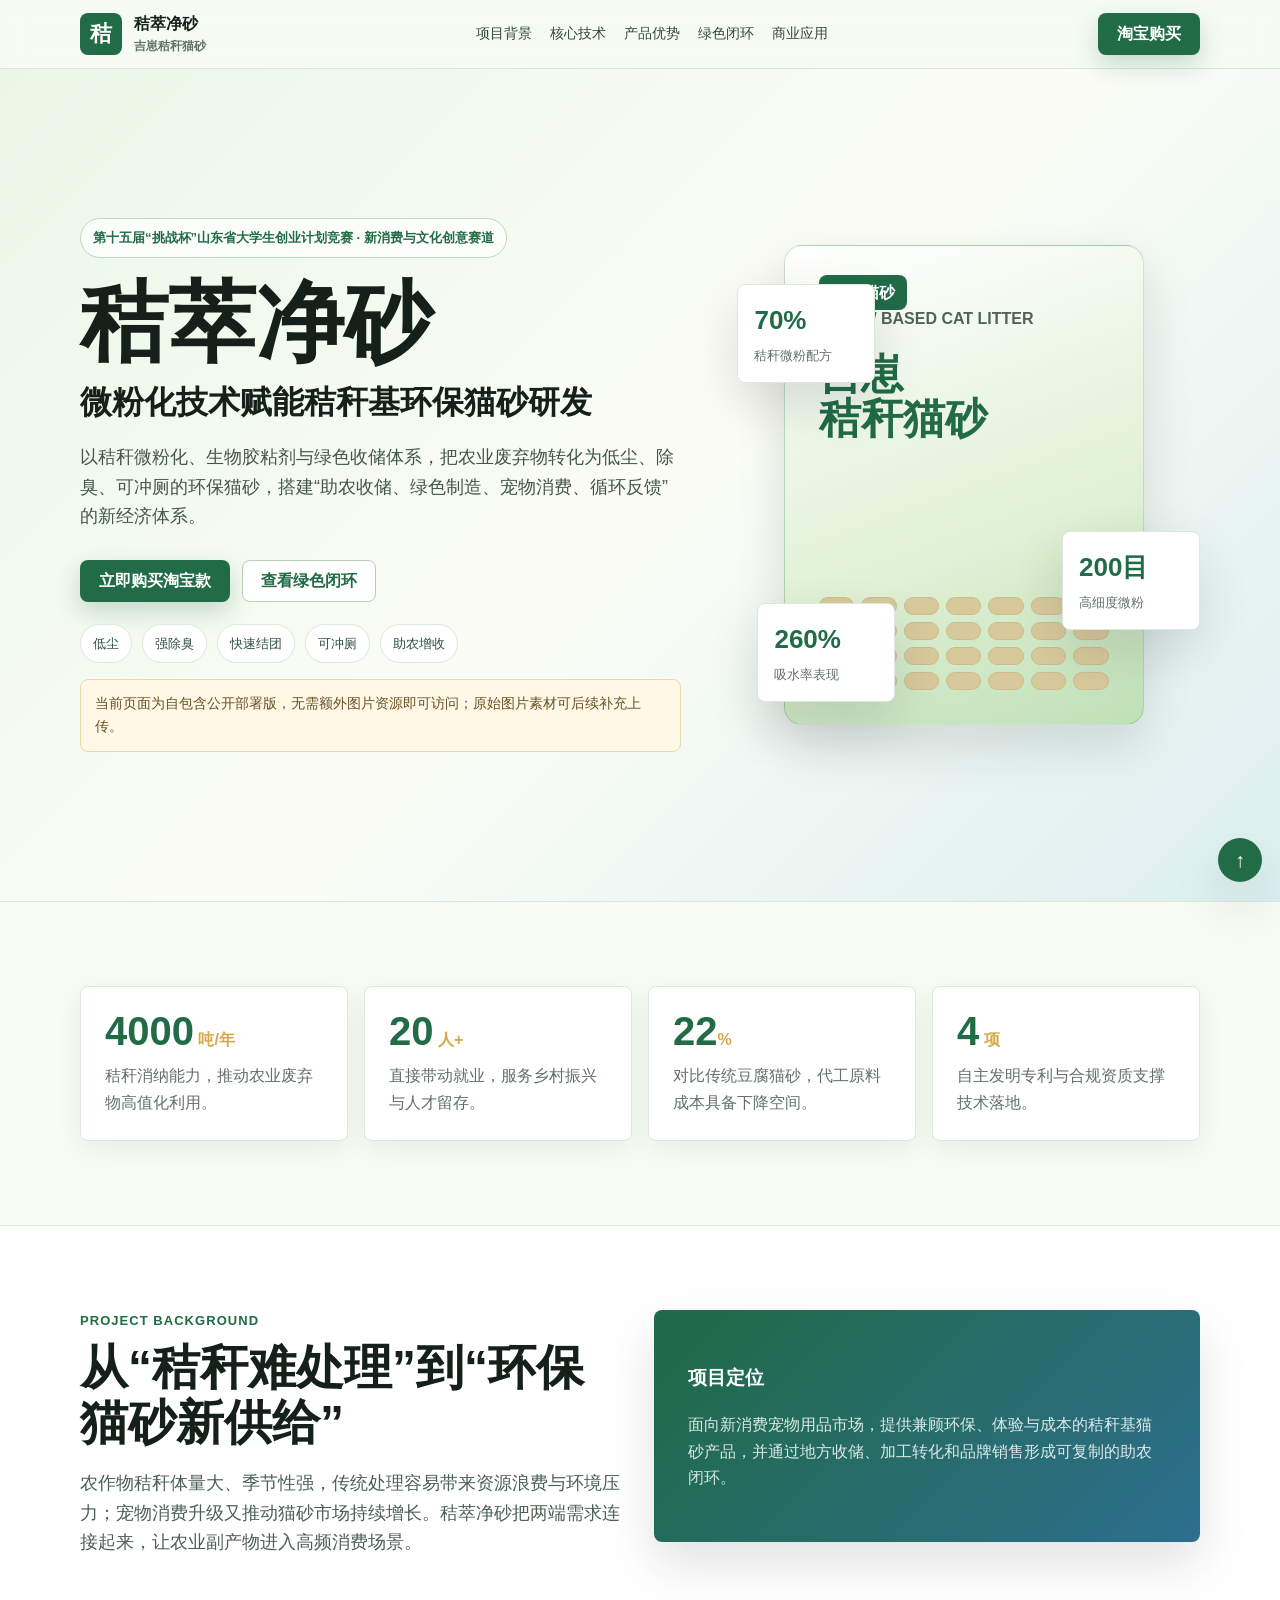
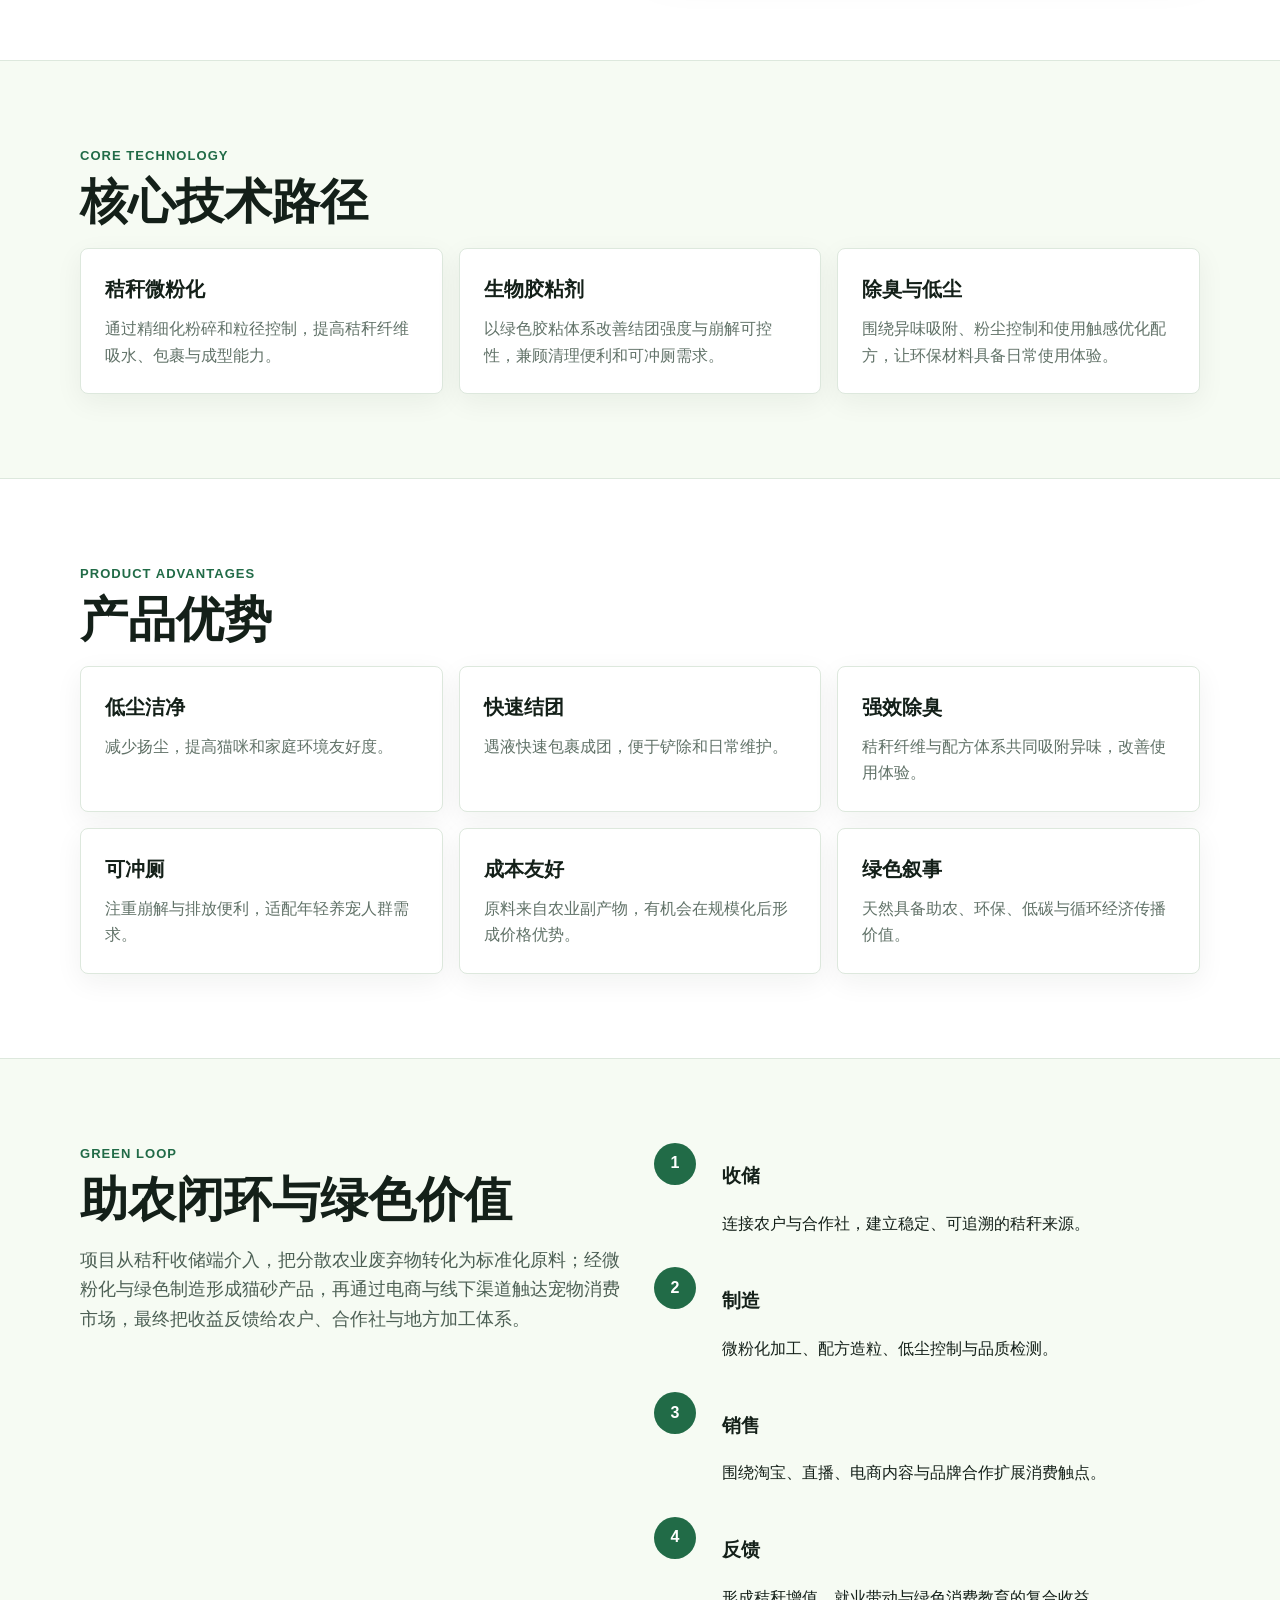
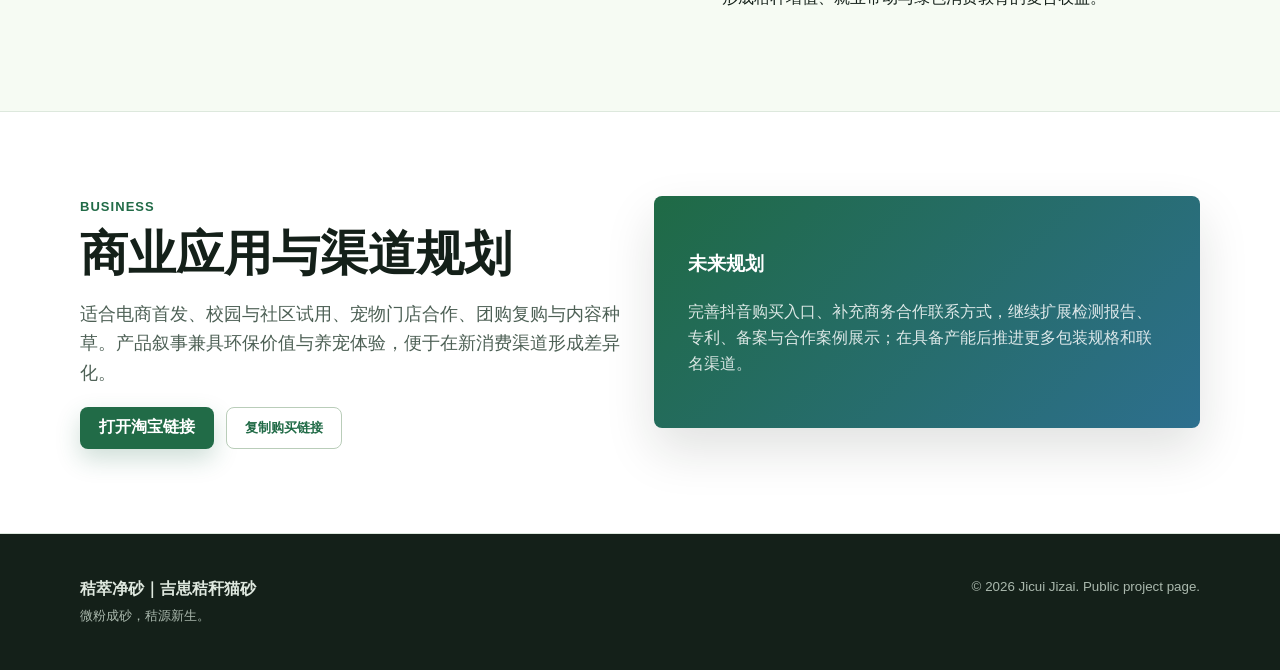
<file: jicui-jizai-website/index.html>
<!doctype html>
<html lang="zh-CN">
<head>
  <meta charset="utf-8">
  <meta name="viewport" content="width=device-width, initial-scale=1">
  <title>秸萃净砂｜吉崽秸秆猫砂</title>
  <meta name="description" content="秸萃净砂：微粉化技术赋能秸秆基环保猫砂研发，打造低尘、除臭、可冲厕的秸秆基猫砂。">
  <style>
    :root{--ink:#142019;--muted:#617268;--green:#216b47;--green2:#58a05c;--paper:#f6fbf3;--line:#dde8dd;--gold:#d5a947;--blue:#2d6f8e;--white:#fff;--shadow:0 22px 50px rgba(20,32,25,.13)}
    *{box-sizing:border-box}html{scroll-behavior:smooth}body{margin:0;font-family:-apple-system,BlinkMacSystemFont,"Segoe UI","Microsoft YaHei",Arial,sans-serif;color:var(--ink);background:var(--paper);line-height:1.65}a{color:inherit;text-decoration:none}.wrap{width:min(1120px,calc(100% - 32px));margin:auto}.top{position:sticky;top:0;z-index:20;background:rgba(246,251,243,.9);backdrop-filter:blur(14px);border-bottom:1px solid var(--line)}.nav{height:68px;display:flex;align-items:center;justify-content:space-between;gap:22px}.brand{display:flex;align-items:center;gap:12px;font-weight:900}.logo{display:grid;place-items:center;width:42px;height:42px;border-radius:8px;background:var(--green);color:#fff;font-size:22px}.brand small{display:block;color:var(--muted);font-size:12px;font-weight:700}.links{display:flex;gap:18px;color:#34473b;font-size:14px}.links a:hover{color:var(--green)}.btn{display:inline-flex;align-items:center;justify-content:center;min-height:42px;padding:0 18px;border-radius:8px;border:1px solid transparent;font-weight:800}.primary{background:var(--green);color:#fff;box-shadow:0 10px 24px rgba(33,107,71,.22)}.ghost{border-color:#b9cdb9;background:#fff;color:var(--green)}.hero{overflow:hidden;background:linear-gradient(135deg,#eaf7e7 0%,#fbfcf6 52%,#dceff0 100%);border-bottom:1px solid var(--line)}.hero-grid{min-height:calc(100vh - 68px);display:grid;grid-template-columns:minmax(0,1.12fr) minmax(310px,.88fr);gap:46px;align-items:center;padding:70px 0}.eyebrow{display:inline-flex;padding:8px 12px;border:1px solid #bdd9bf;border-radius:999px;background:rgba(255,255,255,.76);color:var(--green);font-size:13px;font-weight:800}.hero h1{margin:22px 0 10px;font-size:clamp(46px,7vw,88px);line-height:.98;letter-spacing:0}.kicker{margin:0 0 14px;font-size:clamp(20px,3vw,32px);font-weight:900}.desc{max-width:720px;color:#43564a;font-size:18px;margin:0 0 28px}.actions{display:flex;flex-wrap:wrap;gap:12px}.tags{display:flex;flex-wrap:wrap;gap:10px;margin-top:22px}.tags span{padding:8px 12px;border:1px solid var(--line);border-radius:999px;background:#fff;color:#31513e;font-size:13px}.visual{position:relative;min-height:510px;display:grid;place-items:center}.pack{width:min(360px,82vw);aspect-ratio:3/4;border:1px solid rgba(33,107,71,.2);border-radius:18px;background:linear-gradient(160deg,#fff,#dff0d4 62%,#bfe0b7);box-shadow:var(--shadow);padding:34px;display:flex;flex-direction:column;justify-content:space-between;overflow:hidden}.badge{align-self:flex-start;background:var(--green);color:#fff;padding:9px 12px;border-radius:8px;font-weight:900}.pack h2{margin:20px 0 8px;color:var(--green);font-size:42px;line-height:1.05}.pack p{margin:0;color:#516454;font-weight:800}.pellets{display:grid;grid-template-columns:repeat(7,1fr);gap:7px}.pellets i{height:18px;border-radius:999px;background:#d8c99b;box-shadow:inset 0 0 0 1px rgba(80,62,24,.09)}.float{position:absolute;min-width:138px;padding:14px 16px;background:#fff;border:1px solid var(--line);border-radius:8px;box-shadow:var(--shadow)}.float strong{display:block;color:var(--green);font-size:26px}.float span{color:var(--muted);font-size:13px}.f1{top:54px;left:10px}.f2{right:0;bottom:110px}.f3{left:30px;bottom:38px}.section{padding:84px 0}.alt{background:#fff;border-block:1px solid var(--line)}.label{margin:0 0 8px;color:var(--green);font-size:13px;font-weight:900;text-transform:uppercase;letter-spacing:.08em}.section h2{margin:0 0 18px;font-size:clamp(30px,4vw,48px);line-height:1.16}.lead{max-width:820px;color:#4d6055;font-size:18px}.stats,.cards{display:grid;gap:16px}.stats{grid-template-columns:repeat(4,1fr)}.cards{grid-template-columns:repeat(3,1fr)}.stat,.card{background:#fff;border:1px solid var(--line);border-radius:8px;padding:24px;box-shadow:0 8px 28px rgba(20,32,25,.06)}.stat strong{font-size:40px;color:var(--green);line-height:1}.stat em{color:var(--gold);font-style:normal;font-weight:900}.stat p,.card p{margin:10px 0 0;color:var(--muted)}.card h3{margin:0 0 8px;font-size:20px}.two{display:grid;grid-template-columns:1fr 1fr;gap:28px;align-items:start}.panel{padding:34px;border-radius:8px;background:linear-gradient(135deg,#1f6a45,#2d6f8e);color:#fff;box-shadow:var(--shadow)}.panel p{color:rgba(255,255,255,.84)}.steps{display:grid;gap:14px}.step{display:grid;grid-template-columns:52px 1fr;gap:16px}.num{width:42px;height:42px;border-radius:50%;background:var(--green);color:#fff;display:grid;place-items:center;font-weight:900}.notice{margin-top:16px;padding:12px 14px;border:1px solid #ecd9a6;border-radius:8px;background:#fff8e7;color:#665123;font-size:14px}.footer{padding:42px 0;background:#142019;color:#dfe8df}.footer .wrap{display:flex;justify-content:space-between;gap:24px}.footer small{color:#aab8ad}.topbtn{position:fixed;right:18px;bottom:18px;width:44px;height:44px;border:0;border-radius:50%;background:var(--green);color:#fff;font-size:20px;box-shadow:var(--shadow);cursor:pointer}
    @media(max-width:900px){.links{display:none}.hero-grid,.two{grid-template-columns:1fr}.hero-grid{padding:48px 0}.stats,.cards{grid-template-columns:1fr 1fr}.visual{min-height:430px}.footer .wrap{display:block}.f1{left:0}.f2{right:0}.f3{left:0}}
    @media(max-width:560px){.wrap{width:min(100% - 24px,1120px)}.hero h1{font-size:48px}.desc{font-size:16px}.section{padding:58px 0}.stats,.cards{grid-template-columns:1fr}.pack{width:270px}.float{position:static;margin-top:10px}.visual{display:block;min-height:0}.pack{margin:0 auto}.nav{height:62px}.top .primary{display:none}}
  </style>
</head>
<body>
  <header class="top"><div class="wrap nav"><a class="brand" href="#top"><span class="logo">秸</span><span>秸萃净砂<small>吉崽秸秆猫砂</small></span></a><nav class="links"><a href="#background">项目背景</a><a href="#tech">核心技术</a><a href="#product">产品优势</a><a href="#value">绿色闭环</a><a href="#business">商业应用</a></nav><a class="btn primary" href="https://e.tb.cn/h.RpAuu2dDqXNRoi2?tk=Uxs4gTg1zry" target="_blank" rel="noopener">淘宝购买</a></div></header>
  <main id="top">
    <section class="hero"><div class="wrap hero-grid"><div><div class="eyebrow">第十五届“挑战杯”山东省大学生创业计划竞赛 · 新消费与文化创意赛道</div><h1>秸萃净砂</h1><p class="kicker">微粉化技术赋能秸秆基环保猫砂研发</p><p class="desc">以秸秆微粉化、生物胶粘剂与绿色收储体系，把农业废弃物转化为低尘、除臭、可冲厕的环保猫砂，搭建“助农收储、绿色制造、宠物消费、循环反馈”的新经济体系。</p><div class="actions"><a class="btn primary" href="https://e.tb.cn/h.RpAuu2dDqXNRoi2?tk=Uxs4gTg1zry" target="_blank" rel="noopener">立即购买淘宝款</a><a class="btn ghost" href="#value">查看绿色闭环</a></div><div class="tags"><span>低尘</span><span>强除臭</span><span>快速结团</span><span>可冲厕</span><span>助农增收</span></div><div class="notice">当前页面为自包含公开部署版，无需额外图片资源即可访问；原始图片素材可后续补充上传。</div></div><div class="visual" aria-label="产品包装示意"><div class="pack"><div><span class="badge">环保猫砂</span><p>STRAW BASED CAT LITTER</p><h2>吉崽<br>秸秆猫砂</h2></div><div class="pellets" aria-hidden="true"><i></i><i></i><i></i><i></i><i></i><i></i><i></i><i></i><i></i><i></i><i></i><i></i><i></i><i></i><i></i><i></i><i></i><i></i><i></i><i></i><i></i><i></i><i></i><i></i><i></i><i></i><i></i><i></i></div></div><div class="float f1"><strong>70%</strong><span>秸秆微粉配方</span></div><div class="float f2"><strong>200目</strong><span>高细度微粉</span></div><div class="float f3"><strong>260%</strong><span>吸水率表现</span></div></div></div></section>
    <section class="section"><div class="wrap stats"><article class="stat"><strong>4000</strong><em> 吨/年</em><p>秸秆消纳能力，推动农业废弃物高值化利用。</p></article><article class="stat"><strong>20</strong><em> 人+</em><p>直接带动就业，服务乡村振兴与人才留存。</p></article><article class="stat"><strong>22</strong><em>%</em><p>对比传统豆腐猫砂，代工原料成本具备下降空间。</p></article><article class="stat"><strong>4</strong><em> 项</em><p>自主发明专利与合规资质支撑技术落地。</p></article></div></section>
    <section class="section alt" id="background"><div class="wrap two"><div><p class="label">Project Background</p><h2>从“秸秆难处理”到“环保猫砂新供给”</h2><p class="lead">农作物秸秆体量大、季节性强，传统处理容易带来资源浪费与环境压力；宠物消费升级又推动猫砂市场持续增长。秸萃净砂把两端需求连接起来，让农业副产物进入高频消费场景。</p></div><div class="panel"><h3>项目定位</h3><p>面向新消费宠物用品市场，提供兼顾环保、体验与成本的秸秆基猫砂产品，并通过地方收储、加工转化和品牌销售形成可复制的助农闭环。</p></div></div></section>
    <section class="section" id="tech"><div class="wrap"><p class="label">Core Technology</p><h2>核心技术路径</h2><div class="cards"><article class="card"><h3>秸秆微粉化</h3><p>通过精细化粉碎和粒径控制，提高秸秆纤维吸水、包裹与成型能力。</p></article><article class="card"><h3>生物胶粘剂</h3><p>以绿色胶粘体系改善结团强度与崩解可控性，兼顾清理便利和可冲厕需求。</p></article><article class="card"><h3>除臭与低尘</h3><p>围绕异味吸附、粉尘控制和使用触感优化配方，让环保材料具备日常使用体验。</p></article></div></div></section>
    <section class="section alt" id="product"><div class="wrap"><p class="label">Product Advantages</p><h2>产品优势</h2><div class="cards"><article class="card"><h3>低尘洁净</h3><p>减少扬尘，提高猫咪和家庭环境友好度。</p></article><article class="card"><h3>快速结团</h3><p>遇液快速包裹成团，便于铲除和日常维护。</p></article><article class="card"><h3>强效除臭</h3><p>秸秆纤维与配方体系共同吸附异味，改善使用体验。</p></article><article class="card"><h3>可冲厕</h3><p>注重崩解与排放便利，适配年轻养宠人群需求。</p></article><article class="card"><h3>成本友好</h3><p>原料来自农业副产物，有机会在规模化后形成价格优势。</p></article><article class="card"><h3>绿色叙事</h3><p>天然具备助农、环保、低碳与循环经济传播价值。</p></article></div></div></section>
    <section class="section" id="value"><div class="wrap two"><div><p class="label">Green Loop</p><h2>助农闭环与绿色价值</h2><p class="lead">项目从秸秆收储端介入，把分散农业废弃物转化为标准化原料；经微粉化与绿色制造形成猫砂产品，再通过电商与线下渠道触达宠物消费市场，最终把收益反馈给农户、合作社与地方加工体系。</p></div><div class="steps"><div class="step"><span class="num">1</span><div><h3>收储</h3><p>连接农户与合作社，建立稳定、可追溯的秸秆来源。</p></div></div><div class="step"><span class="num">2</span><div><h3>制造</h3><p>微粉化加工、配方造粒、低尘控制与品质检测。</p></div></div><div class="step"><span class="num">3</span><div><h3>销售</h3><p>围绕淘宝、直播、电商内容与品牌合作扩展消费触点。</p></div></div><div class="step"><span class="num">4</span><div><h3>反馈</h3><p>形成秸秆增值、就业带动与绿色消费教育的复合收益。</p></div></div></div></div></section>
    <section class="section alt" id="business"><div class="wrap two"><div><p class="label">Business</p><h2>商业应用与渠道规划</h2><p class="lead">适合电商首发、校园与社区试用、宠物门店合作、团购复购与内容种草。产品叙事兼具环保价值与养宠体验，便于在新消费渠道形成差异化。</p><div class="actions"><a class="btn primary" href="https://e.tb.cn/h.RpAuu2dDqXNRoi2?tk=Uxs4gTg1zry" target="_blank" rel="noopener">打开淘宝链接</a><button class="btn ghost" type="button" id="copyBtn">复制购买链接</button></div></div><div class="panel"><h3>未来规划</h3><p>完善抖音购买入口、补充商务合作联系方式，继续扩展检测报告、专利、备案与合作案例展示；在具备产能后推进更多包装规格和联名渠道。</p></div></div></section>
  </main>
  <footer class="footer"><div class="wrap"><div><strong>秸萃净砂｜吉崽秸秆猫砂</strong><br><small>微粉成砂，秸源新生。</small></div><small>© <span id="year"></span> Jicui Jizai. Public project page.</small></div></footer><button class="topbtn" type="button" aria-label="返回顶部" onclick="scrollTo({top:0,behavior:'smooth'})">↑</button>
  <script>const buyUrl='https://e.tb.cn/h.RpAuu2dDqXNRoi2?tk=Uxs4gTg1zry';document.getElementById('year').textContent=new Date().getFullYear();document.getElementById('copyBtn')?.addEventListener('click',async()=>{try{await navigator.clipboard.writeText(buyUrl);const b=document.getElementById('copyBtn');b.textContent='已复制链接';setTimeout(()=>b.textContent='复制购买链接',1600)}catch(e){prompt('复制这个淘宝链接：',buyUrl)}});</script>
</body>
</html>
</file>
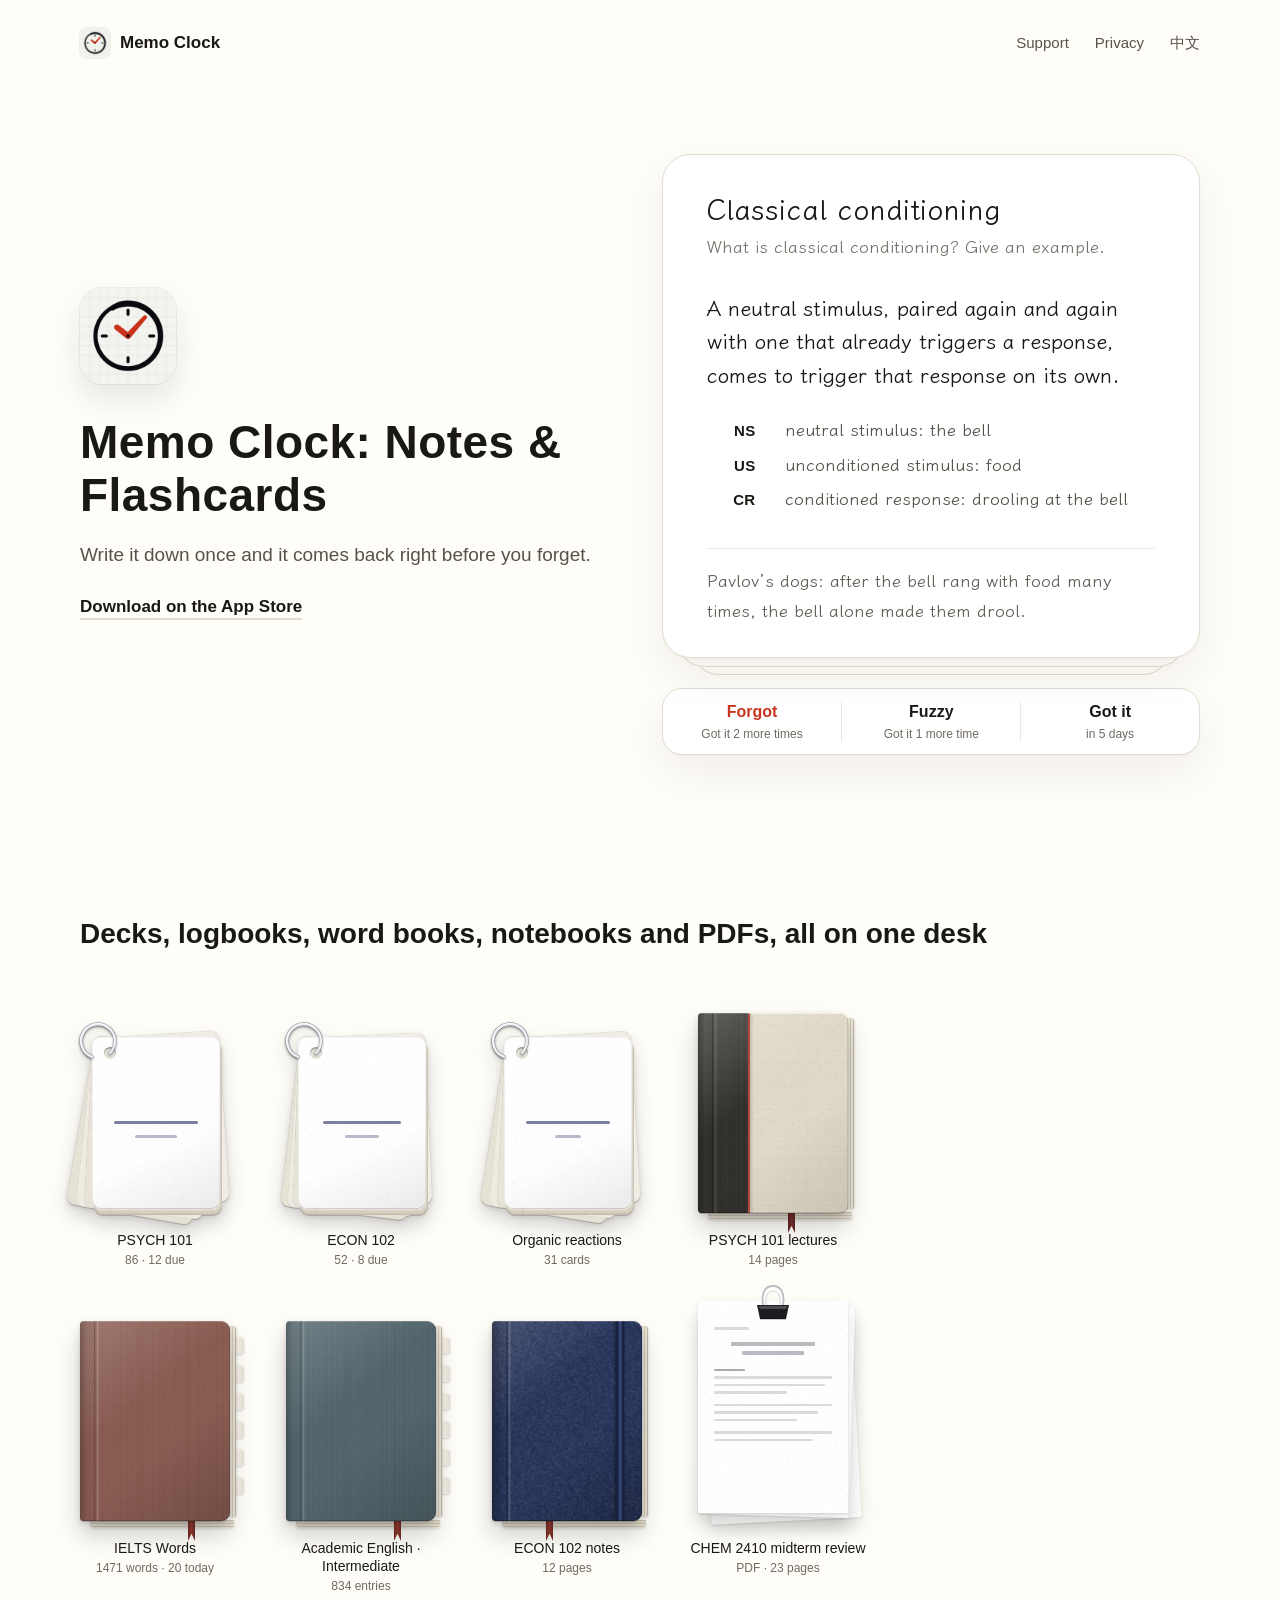
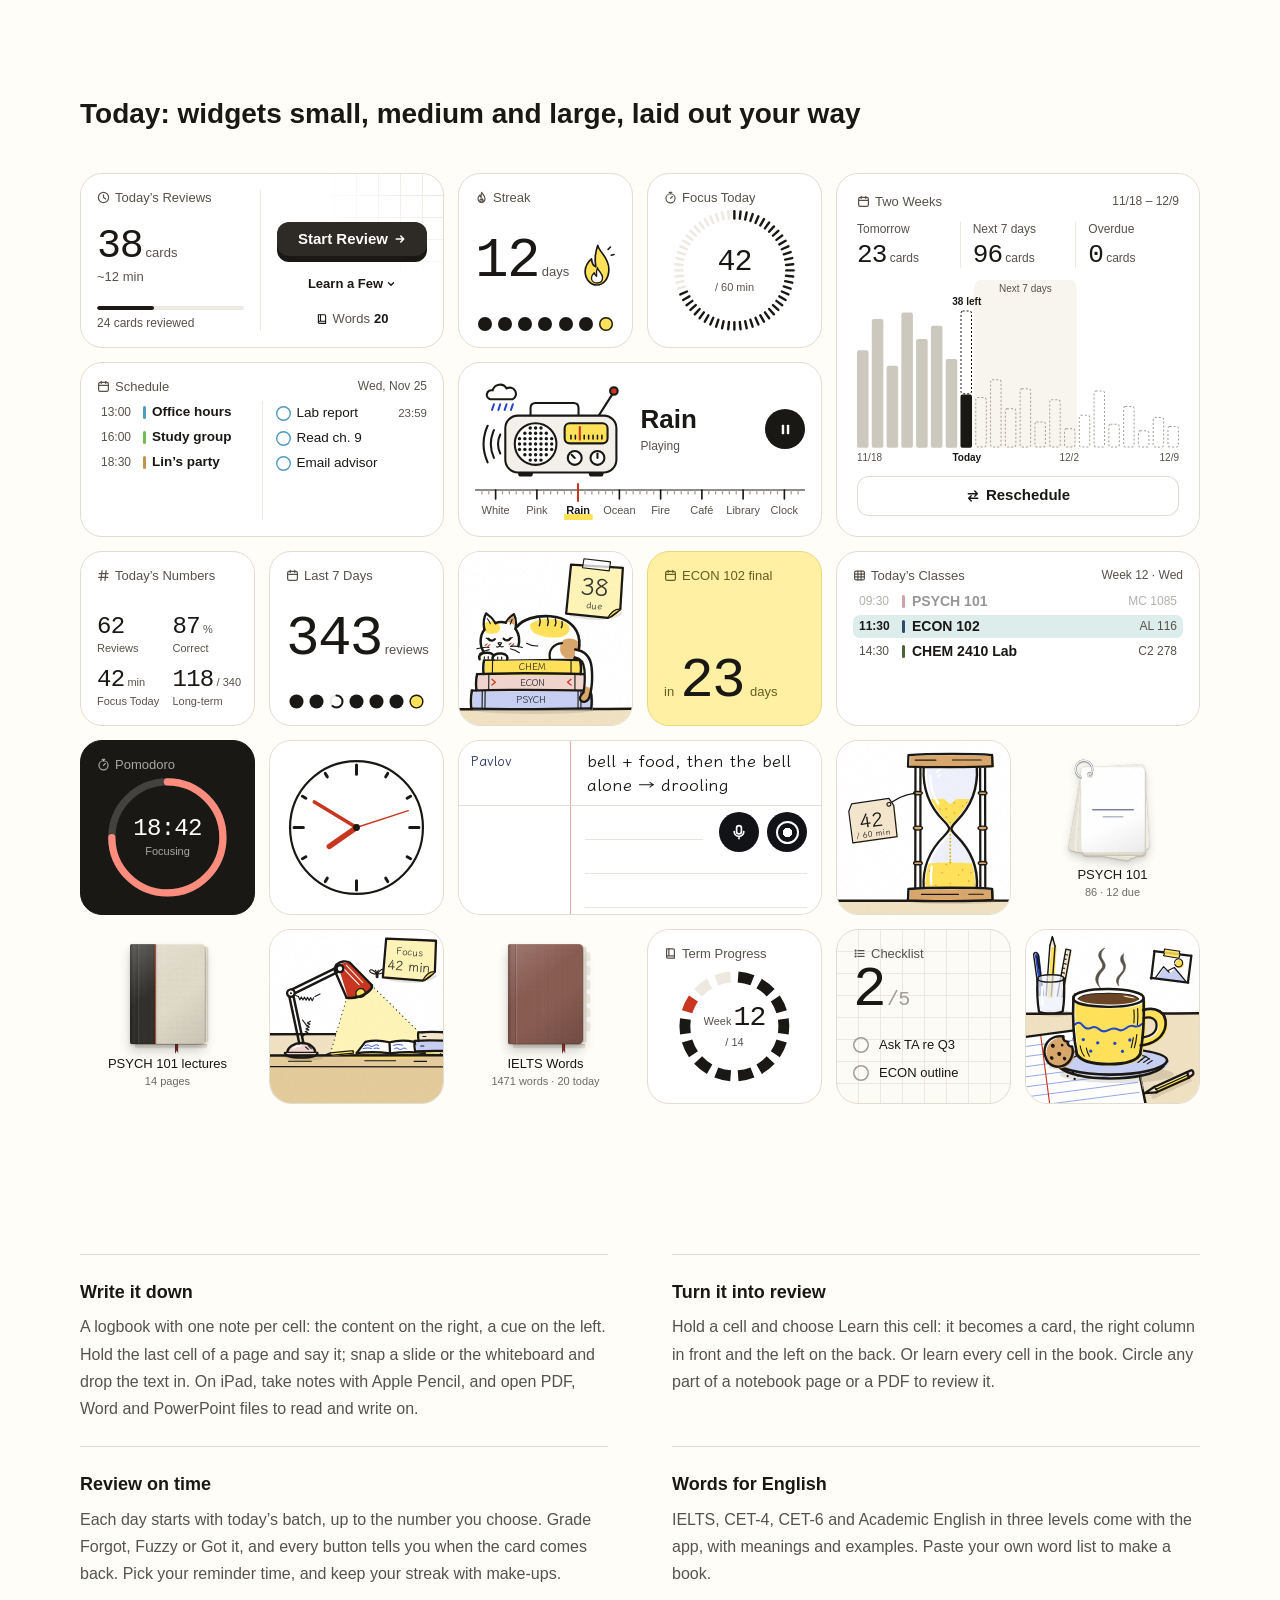
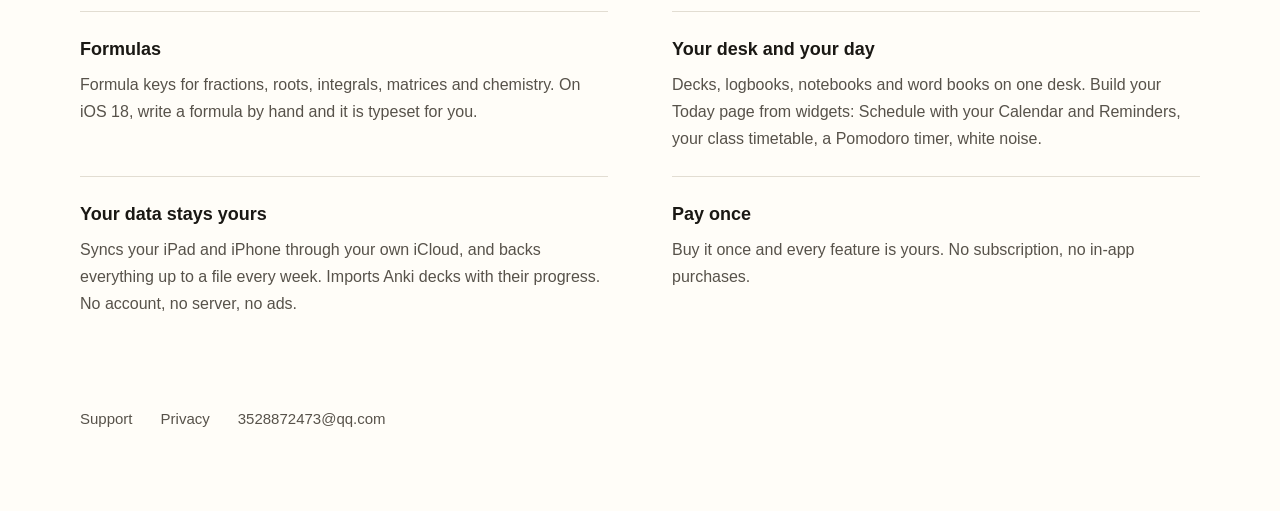
<file: index-en.html>
<!doctype html>
<html lang="en">
<head>
  <meta charset="utf-8">
  <meta name="viewport" content="width=device-width, initial-scale=1">
  <title>Memo Clock: Notes & Flashcards</title>
  <meta name="description" content="Memo Clock keeps your class notes, a logbook, word books and flashcards in one place, and brings each thing back right before you forget it. iPad and iPhone. Pay once: no subscription, no account.">
  <link rel="icon" href="assets/icon-64.png">
  <link rel="apple-touch-icon" href="assets/icon-256.png">
  <link rel="stylesheet" href="styles.css">
</head>
<body class="home">
  <header class="top">
    <a class="brand" href="index-en.html"><img src="assets/icon-64.png" alt="">Memo Clock</a>
    <nav>
      <a href="support-en.html">Support</a>
      <a href="privacy-en.html">Privacy</a>
      <a href="index.html" lang="zh-Hans" hreflang="zh-Hans">中文</a>
    </nav>
  </header>

  <main>
    <section class="hero">
      <div class="hero-copy">
        <img class="hero-icon" src="assets/icon-256.png" alt="">
        <h1>Memo Clock: Notes &amp; Flashcards</h1>
        <p class="line">Write it down once and it comes back right before you forget.</p>
        <a class="store" href="https://apps.apple.com/app/id6780967507">Download on the App Store</a>
      </div>
      <div class="study">
        <div class="pile">
          <div class="cardback sheet">
            <p class="title">Classical conditioning</p>
            <p class="ask">What is classical conditioning? Give an example.</p>
            <p class="answer">A neutral stimulus, paired again and again with one that already triggers a response, comes to trigger that response on its own.</p>
            <div class="legend">
            <span class="sym">NS</span><span class="mean">neutral stimulus: the bell</span>
            <span class="sym">US</span><span class="mean">unconditioned stimulus: food</span>
            <span class="sym">CR</span><span class="mean">conditioned response: drooling at the bell</span>
            </div>
            <p class="why">Pavlov’s dogs: after the bell rang with food many times, the bell alone made them drool.</p>
          </div>
        </div>
        <div class="grades sheet" aria-hidden="true">
          <div class="forgot"><b>Forgot</b><span>Got it 2 more times</span></div>
          <div><b>Fuzzy</b><span>Got it 1 more time</span></div>
          <div><b>Got it</b><span>in 5 days</span></div>
        </div>
      </div>
    </section>

    <section class="desk-section">
      <h2 class="section-title">Decks, logbooks, word books, notebooks and PDFs, all on one desk</h2>
      <div class="desk">
        <div class="desk-row">
          <figure class="obj deck" style="--w: 150px; --h: 200px;">
            <div class="art" aria-hidden="true">
              <span class="rcard texpaper" style="background-color: #E7E2D6; transform: rotate(10.00deg);"></span>
              <span class="rcard texpaper" style="background-color: #EFEBE1; transform: rotate(6.25deg);"></span>
              <span class="rcard texpaper" style="background-color: #E9E4D8; transform: rotate(3.12deg);"></span>
              <span class="rcard texpaper" style="background-color: #F1EEE6; transform: rotate(-3.75deg);"></span>
              <span class="rcard texpaper" style="background-color: #D1C8B6; left: 14.4px; top: 30.4px;"></span>
              <span class="rcard texpaper" style="background-color: #D9D1C0; left: 13.8px; top: 28.8px;"></span>
              <span class="rcard texpaper" style="background-color: #E1DACB; left: 13.2px; top: 27.2px;"></span>
              <span class="rcard texpaper" style="background-color: #E9E3D6; left: 12.6px; top: 25.6px;"></span>
              <span class="rcard texpaper top"><span class="rhole"></span><span class="rmark" style="left: 22.0px; top: 84px; width: 84px; height: 3px; opacity: .62;"></span><span class="rmark" style="left: 43.0px; top: 98px; width: 42px; height: 2.5px; opacity: .34;"></span></span>
              <svg class="ring" width="128" height="172" viewBox="0 0 128 172"><defs><linearGradient id="ring1" gradientUnits="userSpaceOnUse" x1="0" y1="0" x2="128" y2="172"><stop offset="0" stop-color="#EDEFF2"/><stop offset=".5" stop-color="#BFC4CA"/><stop offset="1" stop-color="#8D9299"/></linearGradient></defs><g fill="none" stroke-linecap="round"><path d="M0.00 19.87A16.97 16.97 0 1 1 18 16" stroke="#878C93" stroke-width="3.4"/><path d="M0.00 19.87A16.97 16.97 0 1 1 18 16" stroke="url(#ring1)" stroke-width="2.5"/><path d="M0.00 19.87A16.97 16.97 0 1 1 18 16" stroke="rgba(255,255,255,.7)" stroke-width=".7" transform="translate(-.4 -.6)"/></g></svg>
            </div>
            <figcaption class="cap"><b>PSYCH 101</b><i>86 · 12 due</i></figcaption>
          </figure>
          <figure class="obj deck" style="--w: 150px; --h: 200px;">
            <div class="art" aria-hidden="true">
              <span class="rcard texpaper" style="background-color: #E7E2D6; transform: rotate(6.80deg);"></span>
              <span class="rcard texpaper" style="background-color: #EFEBE1; transform: rotate(4.25deg);"></span>
              <span class="rcard texpaper" style="background-color: #E9E4D8; transform: rotate(2.12deg);"></span>
              <span class="rcard texpaper" style="background-color: #F1EEE6; transform: rotate(-2.55deg);"></span>
              <span class="rcard texpaper" style="background-color: #D1C8B6; left: 14.4px; top: 30.4px;"></span>
              <span class="rcard texpaper" style="background-color: #D9D1C0; left: 13.8px; top: 28.8px;"></span>
              <span class="rcard texpaper" style="background-color: #E1DACB; left: 13.2px; top: 27.2px;"></span>
              <span class="rcard texpaper" style="background-color: #E9E3D6; left: 12.6px; top: 25.6px;"></span>
              <span class="rcard texpaper top"><span class="rhole"></span><span class="rmark" style="left: 25.0px; top: 84px; width: 78px; height: 3px; opacity: .62;"></span><span class="rmark" style="left: 47.0px; top: 98px; width: 34px; height: 2.5px; opacity: .34;"></span></span>
              <svg class="ring" width="128" height="172" viewBox="0 0 128 172"><defs><linearGradient id="ring2" gradientUnits="userSpaceOnUse" x1="0" y1="0" x2="128" y2="172"><stop offset="0" stop-color="#EDEFF2"/><stop offset=".5" stop-color="#BFC4CA"/><stop offset="1" stop-color="#8D9299"/></linearGradient></defs><g fill="none" stroke-linecap="round"><path d="M0.00 19.87A16.97 16.97 0 1 1 18 16" stroke="#878C93" stroke-width="3.4"/><path d="M0.00 19.87A16.97 16.97 0 1 1 18 16" stroke="url(#ring2)" stroke-width="2.5"/><path d="M0.00 19.87A16.97 16.97 0 1 1 18 16" stroke="rgba(255,255,255,.7)" stroke-width=".7" transform="translate(-.4 -.6)"/></g></svg>
            </div>
            <figcaption class="cap"><b>ECON 102</b><i>52 · 8 due</i></figcaption>
          </figure>
          <figure class="obj deck" style="--w: 150px; --h: 200px;">
            <div class="art" aria-hidden="true">
              <span class="rcard texpaper" style="background-color: #E7E2D6; transform: rotate(9.20deg);"></span>
              <span class="rcard texpaper" style="background-color: #EFEBE1; transform: rotate(5.75deg);"></span>
              <span class="rcard texpaper" style="background-color: #E9E4D8; transform: rotate(2.88deg);"></span>
              <span class="rcard texpaper" style="background-color: #F1EEE6; transform: rotate(-3.45deg);"></span>
              <span class="rcard texpaper" style="background-color: #D1C8B6; left: 14.4px; top: 30.4px;"></span>
              <span class="rcard texpaper" style="background-color: #D9D1C0; left: 13.8px; top: 28.8px;"></span>
              <span class="rcard texpaper" style="background-color: #E1DACB; left: 13.2px; top: 27.2px;"></span>
              <span class="rcard texpaper" style="background-color: #E9E3D6; left: 12.6px; top: 25.6px;"></span>
              <span class="rcard texpaper top"><span class="rhole"></span><span class="rmark" style="left: 22.0px; top: 84px; width: 84px; height: 3px; opacity: .62;"></span><span class="rmark" style="left: 51.0px; top: 98px; width: 26px; height: 2.5px; opacity: .34;"></span></span>
              <svg class="ring" width="128" height="172" viewBox="0 0 128 172"><defs><linearGradient id="ring3" gradientUnits="userSpaceOnUse" x1="0" y1="0" x2="128" y2="172"><stop offset="0" stop-color="#EDEFF2"/><stop offset=".5" stop-color="#BFC4CA"/><stop offset="1" stop-color="#8D9299"/></linearGradient></defs><g fill="none" stroke-linecap="round"><path d="M0.00 19.87A16.97 16.97 0 1 1 18 16" stroke="#878C93" stroke-width="3.4"/><path d="M0.00 19.87A16.97 16.97 0 1 1 18 16" stroke="url(#ring3)" stroke-width="2.5"/><path d="M0.00 19.87A16.97 16.97 0 1 1 18 16" stroke="rgba(255,255,255,.7)" stroke-width=".7" transform="translate(-.4 -.6)"/></g></svg>
            </div>
            <figcaption class="cap"><b>Organic reactions</b><i>31 cards</i></figcaption>
          </figure>
          <figure class="obj" style="--w: 150px; --h: 200px;">
            <div class="art" aria-hidden="true">
              <span class="pages-r"></span><span class="pages-b"></span>
              <span class="ribbon" style="left: 90px; background: linear-gradient(90deg, #5E2421, #7D2E2A 50%, #5E2421);"></span>
              <span class="cover ledger"><span class="spine" style="background: linear-gradient(90deg, rgba(0,0,0,.28), rgba(0,0,0,.03) 50%, rgba(0,0,0,0));"></span><span class="hinge" style="background: linear-gradient(90deg, rgba(0,0,0,.32), rgba(0,0,0,.04) 40%, rgba(255,255,255,.12) 68%, rgba(255,255,255,0));"></span><span class="ledger-shade"></span><span class="ledger-rule"></span><span class="ledger-rim"></span></span>
            </div>
            <figcaption class="cap"><b>PSYCH 101 lectures</b><i>14 pages</i></figcaption>
          </figure>
        </div>
        <div class="desk-row">
          <figure class="obj wordbook" style="--w: 150px; --h: 200px;">
            <div class="art" aria-hidden="true">
              <span class="tab" style="top: 16px;"></span><span class="tab" style="top: 44px;"></span><span class="tab" style="top: 72px;"></span><span class="tab" style="top: 100px;"></span><span class="tab" style="top: 128px;"></span><span class="tab" style="top: 156px;"></span>
              <span class="pages-r"></span><span class="pages-b"></span>
              <span class="ribbon" style="left: 108px; background: linear-gradient(90deg, #6E2820, #9C3B2F 50%, #6E2820);"></span>
              <span class="cover" style="background-color: #8A5A4F; background-image: linear-gradient(140deg, rgba(255,255,255,0.18), rgba(255,255,255,0) 40%, rgba(0,0,0,0) 60%, rgba(0,0,0,0.18)), url('assets/tex/linen.png'); background-size: 100% 100%, 96px 96px;"><span class="spine" style="background: linear-gradient(90deg, rgba(0,0,0,0.24), rgba(0,0,0,.06) 50%, rgba(0,0,0,0));"></span><span class="hinge" style="background: linear-gradient(90deg, rgba(0,0,0,0.24), rgba(0,0,0,.05) 40%, rgba(255,255,255,0.18) 68%, rgba(255,255,255,0));"></span><span class="rim" style="box-shadow: inset 0 1px 0 rgba(255,255,255,0.2), inset 0 -1px 0 rgba(0,0,0,0.22), inset -1px 0 0 rgba(0,0,0,0.14);"></span></span>
            </div>
            <figcaption class="cap"><b>IELTS Words</b><i>1471 words · 20 today</i></figcaption>
          </figure>
          <figure class="obj wordbook" style="--w: 150px; --h: 200px;">
            <div class="art" aria-hidden="true">
              <span class="tab" style="top: 16px;"></span><span class="tab" style="top: 44px;"></span><span class="tab" style="top: 72px;"></span><span class="tab" style="top: 100px;"></span><span class="tab" style="top: 128px;"></span><span class="tab" style="top: 156px;"></span>
              <span class="pages-r"></span><span class="pages-b"></span>
              <span class="ribbon" style="left: 108px; background: linear-gradient(90deg, #6E2820, #9C3B2F 50%, #6E2820);"></span>
              <span class="cover" style="background-color: #50646B; background-image: linear-gradient(140deg, rgba(255,255,255,0.18), rgba(255,255,255,0) 40%, rgba(0,0,0,0) 60%, rgba(0,0,0,0.18)), url('assets/tex/linen.png'); background-size: 100% 100%, 96px 96px;"><span class="spine" style="background: linear-gradient(90deg, rgba(0,0,0,0.24), rgba(0,0,0,.06) 50%, rgba(0,0,0,0));"></span><span class="hinge" style="background: linear-gradient(90deg, rgba(0,0,0,0.24), rgba(0,0,0,.05) 40%, rgba(255,255,255,0.18) 68%, rgba(255,255,255,0));"></span><span class="rim" style="box-shadow: inset 0 1px 0 rgba(255,255,255,0.2), inset 0 -1px 0 rgba(0,0,0,0.22), inset -1px 0 0 rgba(0,0,0,0.14);"></span></span>
            </div>
            <figcaption class="cap"><b>Academic English · Intermediate</b><i>834 entries</i></figcaption>
          </figure>
          <figure class="obj" style="--w: 150px; --h: 200px;">
            <div class="art" aria-hidden="true">
              <span class="pages-r"></span><span class="pages-b"></span>
              <span class="ribbon" style="left: 54px; background: linear-gradient(90deg, #6E2820, #9C3B2F 50%, #6E2820);"></span>
              <span class="cover leather" style="background-color: #2A3860;"><span class="spine"></span><span class="hinge"></span><span class="band" style="background: linear-gradient(90deg, #141C33, #24305A 35%, #43538A 52%, #24305A 70%, #141C33);"></span><span class="rim"></span></span>
            </div>
            <figcaption class="cap"><b>ECON 102 notes</b><i>12 pages</i></figcaption>
          </figure>
          <figure class="obj" style="--w: 160px; --h: 220px;">
            <div class="art" aria-hidden="true">
              <span class="pdfsheet texpaper" style="left: 8px; top: 8px; transform: rotate(-3deg);"></span>
              <span class="pdfsheet texpaper" style="left: 4px; top: 3px; transform: rotate(1.8deg);"></span>
              <span class="pdfsheet texpaper" style="left: 0; top: 0; padding: 26px 16px 0;"><span class="bar" style="width: 30%; margin: 0;"></span><span class="bar" style="width: 72%; height: 4px; margin: 12px auto 0; background: #B9BBC0;"></span><span class="bar" style="width: 52%; height: 4px; margin: 5px auto 0; background: #B9BBC0;"></span><span class="bar" style="width: 26%; margin-top: 14px; background: #A9ABB0;"></span><span class="bar" style="width: 100%;"></span><span class="bar" style="width: 94%;"></span><span class="bar" style="width: 62%;"></span><span class="bar" style="width: 100%; margin-top: 10px;"></span><span class="bar" style="width: 88%;"></span><span class="bar" style="width: 70%;"></span><span class="bar" style="width: 100%; margin-top: 10px;"></span><span class="bar" style="width: 84%;"></span></span>
              <svg class="clip" width="44" height="40" viewBox="0 0 44 40"><path d="M12 22 C10 10, 14 3, 22 3 C30 3, 34 10, 32 22" fill="none" stroke="#B9BDC4" stroke-width="1.8"></path><path d="M15 22 C14 13, 17 8, 22 8 C27 8, 30 13, 29 22" fill="none" stroke="#D9DCE0" stroke-width="1.2"></path><path d="M6 22 H38 L35 36 H9 Z" fill="#1C1D20"></path><path d="M8 23 H36 L35.4 26 H8.6 Z" fill="#4A4C52"></path><path d="M9 36 H35" stroke="#000" stroke-opacity="0.4" stroke-width="1"></path></svg>
            </div>
            <figcaption class="cap"><b>CHEM 2410 midterm review</b><i>PDF · 23 pages</i></figcaption>
          </figure>
        </div>
      </div>
    </section>

    <section class="board-section">
      <h2 class="section-title">Today: widgets small, medium and large, laid out your way</h2>
      <div class="board">
        <div class="w m mat-paper corner-grid"><div class="w-row"><div class="w-col"><div class="w-head"><svg class="i" width="13" height="13" viewBox="0 0 16 16" fill="none" stroke="currentColor" stroke-width="1.5" stroke-linecap="round" stroke-linejoin="round" aria-hidden="true"><circle cx="8" cy="8" r="6.3"/><path d="M8 4.6V8l2.4 1.6"/></svg><span class="w-title">Today’s Reviews</span></div><div class="w-fill"></div><div class="w-value"><span class="w-num" style="--s: 40px">38</span><span class="w-unit" style="font-size: 13px">cards</span></div><span class="w-cap13 lift">~12 min</span><div class="w-fill min6"></div><div class="w-bar"><i style="width: 39%"></i></div><span class="w-cap12 gap">24 cards reviewed</span></div><span class="w-vrule"></span><div class="w-side"><div class="w-fill"></div><span class="w-btn thick">Start Review<svg class="i" width="12" height="12" viewBox="0 0 16 16" fill="none" stroke="currentColor" stroke-width="2" stroke-linecap="round" stroke-linejoin="round" aria-hidden="true"><path d="M3 8h10M9 4l4 4-4 4"/></svg></span><span class="w-plain">Learn a Few<svg class="i" width="10" height="10" viewBox="0 0 16 16" fill="none" stroke="currentColor" stroke-width="2.2" stroke-linecap="round" stroke-linejoin="round" aria-hidden="true"><path d="m4 6 4 4 4-4"/></svg></span><span class="w-words"><svg class="i" width="12" height="12" viewBox="0 0 16 16" fill="none" stroke="currentColor" stroke-width="1.5" stroke-linecap="round" stroke-linejoin="round" aria-hidden="true"><path d="M3.2 2.4h8.2a1.4 1.4 0 0 1 1.4 1.4v10H4.6a1.4 1.4 0 0 1-1.4-1.4Z"/><path d="M3.2 12.4a1.4 1.4 0 0 1 1.4-1.4h8.2M6 2.4v8.6"/></svg>Words<b>20</b></span></div></div></div>
        <div class="w mat-paper"><div class="w-head"><svg class="i" width="13" height="13" viewBox="0 0 16 16" fill="none" stroke="currentColor" stroke-width="1.5" stroke-linecap="round" stroke-linejoin="round" aria-hidden="true"><path d="M8.4 1.6c.4 2.6 3.9 4 3.9 7.8A4.3 4.3 0 0 1 8 13.9 4.3 4.3 0 0 1 3.7 9.6c0-2.2 1.2-3.6 2.4-4.6.1 1.6.7 2.6 1.6 2.9-.3-2.2-.2-4.3.7-6.3Z"/><path d="M8 13.9c-1.3 0-2-.9-2-2 0-1 .7-1.7 1.3-2.1.2.8.6 1.2 1.1 1.4.3-.5.5-1 .5-1.6.7.6 1.1 1.3 1.1 2.2 0 1.2-.8 2.1-2 2.1Z"/></svg><span class="w-title">Streak</span></div><div class="w-fill"></div><div class="w-row w-bottom"><div class="w-value"><span class="w-num" style="--s: 56px">12</span><span class="w-unit" style="font-size: 13px">days</span></div><div class="w-fill"></div><svg class="w-flame" viewBox="0 0 48 58" aria-hidden="true"><path d="M25 3C27 12 39 18 39 33C39 44.5 32.5 53 24 53C15.5 53 9 45.5 9 36C9 28.5 13 23.5 17 20C17.5 25.5 20 29 22.5 30C21 21.5 22 11 25 3Z" fill="#FFE15A" stroke="#1A1814" stroke-width="2.1" stroke-linejoin="round"/><path d="M24.5 31C26 36 31 38.5 31 43.5C31 48 28 50.5 24 50.5C20 50.5 17 47.8 17 44C17 41 19 39 20.5 37.5C21 40 22.5 41.5 23.5 42C23 38.5 23.4 34.5 24.5 31Z" fill="#FFFFFF" stroke="#1A1814" stroke-width="1.7" stroke-linejoin="round"/><path d="M38 8 41 5M42 15.5 45.5 14.5" stroke="#1A1814" stroke-width="2" stroke-linecap="round"/></svg></div><div class="w-fill min6"></div><div class="w-dots"><i></i><i></i><i></i><i></i><i></i><i></i><i class="today"></i></div></div>
        <div class="w mat-paper"><div class="w-head"><svg class="i" width="13" height="13" viewBox="0 0 16 16" fill="none" stroke="currentColor" stroke-width="1.5" stroke-linecap="round" stroke-linejoin="round" aria-hidden="true"><circle cx="8" cy="9" r="5.6"/><path d="M8 9 10.2 6.8M6.4 1.6h3.2M8 1.6v1.8"/></svg><span class="w-title">Focus Today</span></div><div class="w-dial"><svg class="w-ring" viewBox="0 0 100 100" aria-hidden="true"><g stroke-width="2" stroke-linecap="round"><path d="M50.00 7.00L50.00 1.00" stroke="#1A1814"/><path d="M54.49 7.24L55.12 1.27" stroke="#1A1814"/><path d="M58.94 7.94L60.19 2.07" stroke="#1A1814"/><path d="M63.29 9.10L65.14 3.40" stroke="#1A1814"/><path d="M67.49 10.72L69.93 5.24" stroke="#1A1814"/><path d="M71.50 12.76L74.50 7.56" stroke="#1A1814"/><path d="M75.27 15.21L78.80 10.36" stroke="#1A1814"/><path d="M78.77 18.04L82.79 13.59" stroke="#1A1814"/><path d="M81.96 21.23L86.41 17.21" stroke="#1A1814"/><path d="M84.79 24.73L89.64 21.20" stroke="#1A1814"/><path d="M87.24 28.50L92.44 25.50" stroke="#1A1814"/><path d="M89.28 32.51L94.76 30.07" stroke="#1A1814"/><path d="M90.90 36.71L96.60 34.86" stroke="#1A1814"/><path d="M92.06 41.06L97.93 39.81" stroke="#1A1814"/><path d="M92.76 45.51L98.73 44.88" stroke="#1A1814"/><path d="M93.00 50.00L99.00 50.00" stroke="#1A1814"/><path d="M92.76 54.49L98.73 55.12" stroke="#1A1814"/><path d="M92.06 58.94L97.93 60.19" stroke="#1A1814"/><path d="M90.90 63.29L96.60 65.14" stroke="#1A1814"/><path d="M89.28 67.49L94.76 69.93" stroke="#1A1814"/><path d="M87.24 71.50L92.44 74.50" stroke="#1A1814"/><path d="M84.79 75.27L89.64 78.80" stroke="#1A1814"/><path d="M81.96 78.77L86.41 82.79" stroke="#1A1814"/><path d="M78.77 81.96L82.79 86.41" stroke="#1A1814"/><path d="M75.27 84.79L78.80 89.64" stroke="#1A1814"/><path d="M71.50 87.24L74.50 92.44" stroke="#1A1814"/><path d="M67.49 89.28L69.93 94.76" stroke="#1A1814"/><path d="M63.29 90.90L65.14 96.60" stroke="#1A1814"/><path d="M58.94 92.06L60.19 97.93" stroke="#1A1814"/><path d="M54.49 92.76L55.12 98.73" stroke="#1A1814"/><path d="M50.00 93.00L50.00 99.00" stroke="#1A1814"/><path d="M45.51 92.76L44.88 98.73" stroke="#1A1814"/><path d="M41.06 92.06L39.81 97.93" stroke="#1A1814"/><path d="M36.71 90.90L34.86 96.60" stroke="#1A1814"/><path d="M32.51 89.28L30.07 94.76" stroke="#1A1814"/><path d="M28.50 87.24L25.50 92.44" stroke="#1A1814"/><path d="M24.73 84.79L21.20 89.64" stroke="#1A1814"/><path d="M21.23 81.96L17.21 86.41" stroke="#1A1814"/><path d="M18.04 78.77L13.59 82.79" stroke="#1A1814"/><path d="M15.21 75.27L10.36 78.80" stroke="#1A1814"/><path d="M12.76 71.50L7.56 74.50" stroke="#1A1814"/><path d="M10.72 67.49L5.24 69.93" stroke="#1A1814"/><path d="M9.10 63.29L3.40 65.14" stroke="#EDE9E0"/><path d="M7.94 58.94L2.07 60.19" stroke="#EDE9E0"/><path d="M7.24 54.49L1.27 55.12" stroke="#EDE9E0"/><path d="M7.00 50.00L1.00 50.00" stroke="#EDE9E0"/><path d="M7.24 45.51L1.27 44.88" stroke="#EDE9E0"/><path d="M7.94 41.06L2.07 39.81" stroke="#EDE9E0"/><path d="M9.10 36.71L3.40 34.86" stroke="#EDE9E0"/><path d="M10.72 32.51L5.24 30.07" stroke="#EDE9E0"/><path d="M12.76 28.50L7.56 25.50" stroke="#EDE9E0"/><path d="M15.21 24.73L10.36 21.20" stroke="#EDE9E0"/><path d="M18.04 21.23L13.59 17.21" stroke="#EDE9E0"/><path d="M21.23 18.04L17.21 13.59" stroke="#EDE9E0"/><path d="M24.73 15.21L21.20 10.36" stroke="#EDE9E0"/><path d="M28.50 12.76L25.50 7.56" stroke="#EDE9E0"/><path d="M32.51 10.72L30.07 5.24" stroke="#EDE9E0"/><path d="M36.71 9.10L34.86 3.40" stroke="#EDE9E0"/><path d="M41.06 7.94L39.81 2.07" stroke="#EDE9E0"/><path d="M45.51 7.24L44.88 1.27" stroke="#EDE9E0"/></g></svg><div class="w-dial-c"><span class="w-num" style="--s: 30px">42</span><span class="w-cap11">/ 60 min</span></div></div></div>
        <div class="w l mat-paper forecast"><div class="w-head"><svg class="i" width="13" height="13" viewBox="0 0 16 16" fill="none" stroke="currentColor" stroke-width="1.5" stroke-linecap="round" stroke-linejoin="round" aria-hidden="true"><rect x="2" y="3" width="12" height="11" rx="2"/><path d="M2 6.6h12M5.2 1.6v2.6M10.8 1.6v2.6"/></svg><span class="w-title">Two Weeks</span><span class="w-note">11/18 – 12/9</span></div><div class="w-cells"><div><span class="w-cap12">Tomorrow</span><div class="w-value"><span class="w-num" style="--s: 26px">23</span><span class="w-unit" style="font-size: 12px">cards</span></div></div><span class="w-vrule"></span><div><span class="w-cap12">Next 7 days</span><div class="w-value"><span class="w-num" style="--s: 26px">96</span><span class="w-unit" style="font-size: 12px">cards</span></div></div><span class="w-vrule"></span><div><span class="w-cap12">Overdue</span><div class="w-value"><span class="w-num" style="--s: 26px">0</span><span class="w-unit" style="font-size: 12px">cards</span></div></div></div><div class="w-chart"><div class="w-chart-plot"><svg class="w-chart-svg" viewBox="0 0 300 100" preserveAspectRatio="none" aria-hidden="true"><rect x="108.68" y="0" width="96.41" height="100" rx="6" fill="#F8F5EE"/><rect x="0.00" y="41.81" width="10.77" height="58.19" rx="1.5" fill="#CDC8BE"/><rect x="13.77" y="23.29" width="10.77" height="76.71" rx="1.5" fill="#CDC8BE"/><rect x="27.55" y="51.06" width="10.77" height="48.94" rx="1.5" fill="#CDC8BE"/><rect x="41.32" y="19.32" width="10.77" height="80.68" rx="1.5" fill="#CDC8BE"/><rect x="55.09" y="35.19" width="10.77" height="64.81" rx="1.5" fill="#CDC8BE"/><rect x="68.86" y="27.26" width="10.77" height="72.74" rx="1.5" fill="#CDC8BE"/><rect x="82.64" y="47.10" width="10.77" height="52.90" rx="1.5" fill="#CDC8BE"/><rect x="96.41" y="68.26" width="10.77" height="31.74" rx="1.5" fill="#1A1814"/><rect x="96.91" y="18.50" width="9.77" height="49.26" rx="1.5" fill="none" stroke="#1A1814" stroke-width="1" stroke-dasharray="2 2" vector-effect="non-scaling-stroke"/><rect x="110.68" y="70.08" width="9.77" height="29.42" rx="1.5" fill="none" stroke="#A29D96" stroke-width="1" stroke-dasharray="2 2" vector-effect="non-scaling-stroke"/><rect x="124.45" y="59.50" width="9.77" height="40.00" rx="1.5" fill="none" stroke="#A29D96" stroke-width="1" stroke-dasharray="2 2" vector-effect="non-scaling-stroke"/><rect x="138.23" y="76.69" width="9.77" height="22.81" rx="1.5" fill="none" stroke="#A29D96" stroke-width="1" stroke-dasharray="2 2" vector-effect="non-scaling-stroke"/><rect x="152.00" y="64.79" width="9.77" height="34.71" rx="1.5" fill="none" stroke="#A29D96" stroke-width="1" stroke-dasharray="2 2" vector-effect="non-scaling-stroke"/><rect x="165.77" y="84.63" width="9.77" height="14.87" rx="1.5" fill="none" stroke="#A29D96" stroke-width="1" stroke-dasharray="2 2" vector-effect="non-scaling-stroke"/><rect x="179.55" y="71.40" width="9.77" height="28.10" rx="1.5" fill="none" stroke="#A29D96" stroke-width="1" stroke-dasharray="2 2" vector-effect="non-scaling-stroke"/><rect x="193.32" y="88.60" width="9.77" height="10.90" rx="1.5" fill="none" stroke="#A29D96" stroke-width="1" stroke-dasharray="2 2" vector-effect="non-scaling-stroke"/><rect x="207.09" y="80.66" width="9.77" height="18.84" rx="1.5" fill="none" stroke="#A29D96" stroke-width="1" stroke-dasharray="2 2" vector-effect="non-scaling-stroke"/><rect x="220.86" y="66.11" width="9.77" height="33.39" rx="1.5" fill="none" stroke="#A29D96" stroke-width="1" stroke-dasharray="2 2" vector-effect="non-scaling-stroke"/><rect x="234.64" y="85.95" width="9.77" height="13.55" rx="1.5" fill="none" stroke="#A29D96" stroke-width="1" stroke-dasharray="2 2" vector-effect="non-scaling-stroke"/><rect x="248.41" y="75.37" width="9.77" height="24.13" rx="1.5" fill="none" stroke="#A29D96" stroke-width="1" stroke-dasharray="2 2" vector-effect="non-scaling-stroke"/><rect x="262.18" y="89.92" width="9.77" height="9.58" rx="1.5" fill="none" stroke="#A29D96" stroke-width="1" stroke-dasharray="2 2" vector-effect="non-scaling-stroke"/><rect x="275.95" y="81.98" width="9.77" height="17.52" rx="1.5" fill="none" stroke="#A29D96" stroke-width="1" stroke-dasharray="2 2" vector-effect="non-scaling-stroke"/><rect x="289.73" y="87.27" width="9.77" height="12.23" rx="1.5" fill="none" stroke="#A29D96" stroke-width="1" stroke-dasharray="2 2" vector-effect="non-scaling-stroke"/></svg><span class="w-chart-band" style="left: 36.23%; width: 32.14%">Next 7 days</span><span class="w-chart-left" style="left: 34.09%; top: 18.00%">38 left</span></div><div class="w-axis"><span style="left: 2.27%">11/18</span><span class="b" style="left: 34.09%">Today</span><span style="left: 65.91%">12/2</span><span style="left: 97.73%">12/9</span></div></div><span class="w-btn ghost"><svg class="i" width="14" height="14" viewBox="0 0 16 16" fill="none" stroke="currentColor" stroke-width="1.6" stroke-linecap="round" stroke-linejoin="round" aria-hidden="true"><path d="M2.6 5.4h10.4M10 2.4l3 3-3 3M13.4 10.6H3M6 7.6l-3 3 3 3"/></svg>Reschedule</span></div>
        <div class="w m mat-paper"><div class="w-head"><svg class="i" width="13" height="13" viewBox="0 0 16 16" fill="none" stroke="currentColor" stroke-width="1.5" stroke-linecap="round" stroke-linejoin="round" aria-hidden="true"><rect x="2" y="3" width="12" height="11" rx="2"/><path d="M2 6.6h12M5.2 1.6v2.6M10.8 1.6v2.6"/></svg><span class="w-title">Schedule</span><span class="w-note">Wed, Nov 25</span></div><div class="w-split"><div><div class="ag-row"><span class="ag-time">13:00</span><i class="ag-bar" style="background: #529ABF"></i><span class="ag-title">Office hours</span></div><div class="ag-row"><span class="ag-time">16:00</span><i class="ag-bar" style="background: #71BA54"></i><span class="ag-title">Study group</span></div><div class="ag-row"><span class="ag-time">18:30</span><i class="ag-bar" style="background: #C19250"></i><span class="ag-title">Lin’s party</span></div></div><span class="w-vrule"></span><div><div class="tk-row"><i class="tk-tick" style="box-shadow: inset 0 0 0 1.4px #529ABF"></i><span class="tk-title">Lab report</span><span class=tk-time>23:59</span></div><div class="tk-row"><i class="tk-tick" style="box-shadow: inset 0 0 0 1.4px #529ABF"></i><span class="tk-title">Read ch. 9</span></div><div class="tk-row"><i class="tk-tick" style="box-shadow: inset 0 0 0 1.4px #529ABF"></i><span class="tk-title">Email advisor</span></div></div></div></div>
        <div class="w m mat-paper radio"><style>@keyframes rzCone{0%,100%{transform:scale(1)}30%{transform:scale(1.075)}60%{transform:scale(.985)}}
@keyframes rzArc{0%{opacity:0;transform:translateX(6px)}30%{opacity:1}100%{opacity:0;transform:translateX(-9px)}}
@keyframes rzBlink{0%,100%{opacity:1}50%{opacity:.2}}
@keyframes rzBob{0%,100%{transform:translateY(0)}50%{transform:translateY(-2px)}}
@keyframes rzDrift{0%,100%{transform:translateX(0)}50%{transform:translateX(4px)}}
@keyframes rzCloud{0%,100%{transform:translateX(0)}50%{transform:translateX(9px)}}
@keyframes rzRainS{0%{transform:translate(0,-6px);opacity:0}25%{opacity:1}100%{transform:translate(-5px,16px);opacity:0}}
@keyframes rzRainL{0%{transform:translate(0,-12px);opacity:0}15%{opacity:.9}100%{transform:translate(-14px,64px);opacity:0}}
@keyframes rzDrop{0%{transform:translateY(0);opacity:0}15%{opacity:1}100%{transform:translateY(34px);opacity:0}}
@keyframes rzSnowM{0%{transform:translate(0,0);opacity:0}15%{opacity:1}50%{transform:translate(5px,26px)}85%{opacity:1}100%{transform:translate(-2px,52px);opacity:0}}
@keyframes rzSnowL{0%{transform:translate(0,0);opacity:0}12%{opacity:1}50%{transform:translate(6px,46px)}88%{opacity:1}100%{transform:translate(-3px,96px);opacity:0}}
@keyframes rzWindM{0%{stroke-dashoffset:146}100%{stroke-dashoffset:0}}
@keyframes rzWindL{0%{stroke-dashoffset:174}100%{stroke-dashoffset:0}}
@keyframes rzLeafM{0%{transform:translate(0,0) rotate(-20deg);opacity:0}15%{opacity:1}85%{opacity:1}100%{transform:translate(54px,20px) rotate(240deg);opacity:0}}
@keyframes rzLeafL{0%{transform:translate(0,0) rotate(-20deg);opacity:0}12%{opacity:1}88%{opacity:1}100%{transform:translate(96px,36px) rotate(300deg);opacity:0}}
@keyframes rzSway{0%,100%{transform:rotate(-3deg)}50%{transform:rotate(3deg)}}
@keyframes rzWaveM{0%{transform:translateX(0)}100%{transform:translateX(-16px)}}
@keyframes rzWaveL{0%{transform:translateX(0)}100%{transform:translateX(-20px)}}
@keyframes rzFlame{0%,100%{transform:scale(1,1) skewX(0deg)}25%{transform:scale(.93,1.08) skewX(-3deg)}50%{transform:scale(1.04,.95) skewX(2deg)}75%{transform:scale(.97,1.05) skewX(-1deg)}}
@keyframes rzSpark{0%{transform:translate(0,0);opacity:0}20%{opacity:1}100%{transform:translate(5px,-20px);opacity:0}}
@keyframes rzGlow{0%,100%{opacity:.14;transform:scale(.92)}50%{opacity:.28;transform:scale(1.06)}}
@keyframes rzTwinkle{0%,100%{opacity:1;transform:scale(1)}50%{opacity:.25;transform:scale(.6)}}
@keyframes rzSteam{0%{transform:translateY(5px);opacity:0}35%{opacity:.9}100%{transform:translateY(-12px);opacity:0}}
@keyframes rzPage{0%,15%{transform:scaleX(1);opacity:1}50%{transform:scaleX(-1);opacity:1}62%{transform:scaleX(-1);opacity:0}63%{transform:scaleX(1);opacity:0}85%,100%{transform:scaleX(1);opacity:1}}
@keyframes rzSwing{0%,100%{transform:rotate(-20deg)}50%{transform:rotate(20deg)}}
@keyframes rzTick{0%{opacity:1}18%,100%{opacity:0}}
@keyframes rzSpin{0%{transform:rotate(0deg)}100%{transform:rotate(360deg)}}
@keyframes rzBulb{0%,100%{opacity:1}50%{opacity:.45}}
@keyframes rzEq{0%,100%{transform:scaleY(.3)}50%{transform:scaleY(1)}}
.fb{transform-box:fill-box;transform-origin:center}
.fbB{transform-box:fill-box;transform-origin:50% 100%}
.fbT{transform-box:fill-box;transform-origin:50% 0%}
.fbL{transform-box:fill-box;transform-origin:0% 50%}
.fbRT{transform-box:fill-box;transform-origin:100% 0%}
.rzArc{animation:rzArc 2.4s ease-out infinite}
.rzDrift{animation:rzDrift 4s ease-in-out infinite}
.rzCloud{animation:rzCloud 9s ease-in-out infinite}
.rzRainS{animation:rzRainS 1.4s linear infinite}
.rzRainL{animation:rzRainL 1.3s linear infinite}
.rzDrop{animation:rzDrop 5s ease-in infinite}
.rzSnowM{animation:rzSnowM 4.5s linear infinite}
.rzSnowL{animation:rzSnowL 6.4s linear infinite}
.rzWindM{animation:rzWindM 2.8s linear infinite}
.rzWindL{animation:rzWindL 3.4s linear infinite}
.rzLeafM{animation:rzLeafM 3.6s ease-in-out infinite}
.rzLeafL{animation:rzLeafL 5.2s ease-in-out infinite}
.rzSway{animation:rzSway 3.2s ease-in-out infinite}
.rzWaveM{animation:rzWaveM 2s linear infinite}
.rzWaveL{animation:rzWaveL 2.6s linear infinite}
.rzFlame{animation:rzFlame 1.6s ease-in-out infinite}
.rzSpark{animation:rzSpark 2.2s ease-out infinite}
.rzGlow{animation:rzGlow 3s ease-in-out infinite}
.rzTwinkle{animation:rzTwinkle 2.8s ease-in-out infinite}
.rzSteam{animation:rzSteam 2.7s ease-out infinite}
.rzPage{animation:rzPage 3.6s ease-in-out infinite}
.rzSwing{animation:rzSwing 2.4s ease-in-out infinite}
.rzTick{animation:rzTick 2.4s linear infinite}
.rzSpin{animation:rzSpin 8s linear infinite}
.rzBulb{animation:rzBulb 2.6s ease-in-out infinite}
.rzGull{animation:rzBob 3s ease-in-out infinite}
.rzEq{animation:rzEq 1s ease-in-out infinite}
@media (prefers-reduced-motion: reduce){.mv{animation:none !important;transition:none !important}}</style><div class="w-radio-top"><svg class="w-radio-art" viewBox="0 0 240 160" fill="none" aria-hidden="true" style="display: block">
<defs><clipPath id="rzWaveM"><rect x="2" y="2" width="82" height="62"></rect></clipPath></defs>
<g style="display: none" fill="#FFFFFF" stroke="#57524A" stroke-width="2.4">
<circle class="mv rzSnowM" cx="14" cy="8" r="3.6"></circle>
<circle class="mv rzSnowM" style="animation-delay: -1.1s" cx="30" cy="4" r="3"></circle>
<circle class="mv rzSnowM" style="animation-delay: -2.3s" cx="44" cy="10" r="3.6"></circle>
<circle class="mv rzSnowM" style="animation-delay: -3.4s" cx="58" cy="5" r="3"></circle>
<circle class="mv rzSnowM" style="animation-delay: -.6s" cx="72" cy="9" r="3.6"></circle>
<circle class="mv rzSnowM" style="animation-delay: -2.9s" cx="22" cy="6" r="2.6"></circle>
<circle class="mv rzSnowM" style="animation-delay: -1.7s" cx="64" cy="7" r="2.6"></circle>
<circle class="mv rzSnowM" style="animation-delay: -4s" cx="38" cy="6" r="2.6"></circle>
</g>
<g style="display: none" stroke-linecap="round">
<g stroke="#706A61" stroke-width="2.6" fill="none">
<path class="mv rzWindM" stroke-dasharray="26 120" d="M4 22 C20 12 34 32 50 20 S70 12 82 20"></path>
<path class="mv rzWindM" style="animation-delay: -1.4s" stroke-dasharray="26 120" d="M4 48 C20 38 34 58 50 46 S70 38 82 46"></path>
</g>
<g transform="translate(8 28)"><g class="mv rzLeafM fb"><path d="M0 0 C5 -6 13 -6 18 0 C13 6 5 6 0 0 Z" fill="#F0D5CF" stroke="#1A1814" stroke-width="2.6" stroke-linejoin="round"></path><path d="M3 0 H15" stroke="#1A1814" stroke-width="1.8"></path></g></g>
<g transform="translate(4 40)"><g class="mv rzLeafM fb" style="animation-delay: -1.8s"><path d="M0 0 C4 -5 10 -5 14 0 C10 5 4 5 0 0 Z" fill="#F0D5CF" stroke="#1A1814" stroke-width="2.4" stroke-linejoin="round"></path></g></g>
</g>
<g style="display: inline">
<g class="mv rzDrift">
<path d="M24 32 A7 7 0 0 1 28 18 A12 12 0 0 1 50 15 A9 9 0 0 1 60 32 Z" fill="#FFFFFF" stroke="#1A1814" stroke-width="3.3" stroke-linejoin="round"></path>
</g>
<g stroke="#2445C8" stroke-width="3.2" stroke-linecap="round">
<path class="mv rzRainS" d="M30 40 l-3 9"></path>
<path class="mv rzRainS" style="animation-delay: -.35s" d="M40 40 l-3 9"></path>
<path class="mv rzRainS" style="animation-delay: -.7s" d="M50 40 l-3 9"></path>
<path class="mv rzRainS" style="animation-delay: -1.05s" d="M60 40 l-3 9"></path>
</g>
</g>
<g style="display: none">
<circle cx="64" cy="18" r="8" fill="#FFE15A" stroke="#1A1814" stroke-width="3"></circle>
<g clip-path="url(#rzWaveM)" stroke="#2445C8" stroke-width="3.2" stroke-linecap="round" fill="none">
<path class="mv rzWaveM" d="M-20 36 q4 -5 8 0 t8 0 t8 0 t8 0 t8 0 t8 0 t8 0 t8 0 t8 0 t8 0 t8 0 t8 0 t8 0 t8 0 t8 0 t8 0"></path>
<path class="mv rzWaveM" style="animation-duration: 3s" d="M-20 50 q4 -5 8 0 t8 0 t8 0 t8 0 t8 0 t8 0 t8 0 t8 0 t8 0 t8 0 t8 0 t8 0 t8 0 t8 0 t8 0 t8 0"></path>
</g>
</g>
<g style="display: none" stroke-linecap="round" stroke-linejoin="round">
<path d="M26 60 L62 50 M26 50 L62 60" stroke="#1A1814" stroke-width="3.3"></path>
<g class="mv rzFlame fbB">
<path d="M44 54 C32 46 35 32 44 16 C47 28 58 33 56 45 C55 51 50 54 44 54 Z" fill="#FFE15A" stroke="#C8361F" stroke-width="3"></path>
<path d="M44 52 C39 48 40 42 44 35 C47 41 50 44 49 48 C48 51 46 52 44 52 Z" fill="#FFFFFF" stroke="#C8361F" stroke-width="2"></path>
</g>
<g fill="#C8361F">
<circle class="mv rzSpark" cx="36" cy="20" r="2.2"></circle>
<circle class="mv rzSpark" style="animation-delay: -.8s" cx="53" cy="14" r="2.2"></circle>
<circle class="mv rzSpark" style="animation-delay: -1.5s" cx="45" cy="9" r="1.8"></circle>
</g>
</g>
<g style="display: none" stroke="#1A1814" stroke-width="3.3" stroke-linecap="round" stroke-linejoin="round">
<g stroke="#706A61" stroke-width="2.6">
<path class="mv rzSteam" d="M34 28 q-4 -5 0 -10 t0 -10"></path>
<path class="mv rzSteam" style="animation-delay: -.9s" d="M42 26 q-4 -5 0 -10 t0 -10"></path>
<path class="mv rzSteam" style="animation-delay: -1.8s" d="M50 28 q-4 -5 0 -10 t0 -10"></path>
</g>
<path d="M18 61 H66"></path>
<path d="M26 34 H58 V46 Q58 56 48 56 H36 Q26 56 26 46 Z" fill="#FFFFFF"></path>
<path d="M58 38 Q67 38 67 44 Q67 50 58 50"></path>
</g>
<g style="display: none" stroke="#1A1814" stroke-width="3" stroke-linejoin="round">
<path d="M42 56 Q30 50 14 52 V24 Q30 22 42 28 Z" fill="#FFFFFF"></path>
<path d="M42 56 Q54 50 70 52 V24 Q54 22 42 28 Z" fill="#FFFFFF"></path>
<path d="M20 33 Q29 31 36 35 M20 41 Q29 39 36 43" stroke="#A29D96" stroke-width="2" fill="none"></path>
<path class="mv rzPage fbL" d="M42 56 Q54 50 70 52 V24 Q54 22 42 28 Z" fill="#F8F5EE"></path>
</g>
<g style="display: none" stroke="#1A1814" stroke-width="3" stroke-linecap="round">
<path d="M22 54 Q44 66 66 54" stroke="#A29D96" stroke-width="2" stroke-dasharray="3 6" fill="none"></path>
<g class="mv rzSwing fbT"><path d="M44 6 V44"></path><circle cx="44" cy="51" r="8" fill="#FFE15A"></circle></g>
<circle cx="44" cy="6" r="3.5" fill="#1A1814"></circle>
</g>
<g style="display: inline" stroke="#1A1814" stroke-width="3.3" stroke-linecap="round">
<path class="mv rzArc" d="M40 88 Q33 103 40 118"></path>
<path class="mv rzArc" style="animation-delay: -2s" d="M30 81 Q20 103 30 125"></path>
<path class="mv rzArc" style="animation-delay: -1.6s" d="M20 74 Q7 103 20 132"></path>
</g>
<g class="mv" style="animation: rzBob 2.4s ease-in-out infinite" stroke="#1A1814" stroke-width="3.3" stroke-linecap="round" stroke-linejoin="round">
<path d="M196 58 L219 22"></path>
<path d="M88 58 V46 Q88 38 96 38 H156 Q164 38 164 46 V58"></path>
<rect x="70" y="144" width="20" height="9" rx="3" fill="#1A1814"></rect>
<rect x="182" y="144" width="20" height="9" rx="3" fill="#1A1814"></rect>
<rect x="48" y="58" width="176" height="90" rx="20" fill="#F3F0EA"></rect>
<circle class="mv" cx="220" cy="19" r="6" style="fill: #C8361F; animation: rzBlink 1.8s ease-in-out infinite"></circle>
<circle cx="96" cy="103" r="33" fill="#FFFFFF"></circle>
<g fill="#1A1814" stroke="none">
<g class="mv" style="animation: rzCone 2s ease-in-out infinite; animation-delay: 0s; transform-box: fill-box; transform-origin: center"><circle cx="96" cy="103" r="2.7"></circle></g>
<g class="mv" style="animation: rzCone 2s ease-in-out infinite; animation-delay: .1s; transform-box: fill-box; transform-origin: center"><circle cx="87.5" cy="103" r="2.7"></circle><circle cx="96" cy="94.5" r="2.7"></circle><circle cx="96" cy="111.5" r="2.7"></circle><circle cx="104.5" cy="103" r="2.7"></circle></g>
<g class="mv" style="animation: rzCone 2s ease-in-out infinite; animation-delay: .2s; transform-box: fill-box; transform-origin: center"><circle cx="79" cy="103" r="2.7"></circle><circle cx="87.5" cy="94.5" r="2.7"></circle><circle cx="87.5" cy="111.5" r="2.7"></circle><circle cx="96" cy="86" r="2.7"></circle><circle cx="96" cy="120" r="2.7"></circle><circle cx="104.5" cy="94.5" r="2.7"></circle><circle cx="104.5" cy="111.5" r="2.7"></circle><circle cx="113" cy="103" r="2.7"></circle></g>
<g class="mv" style="animation: rzCone 2s ease-in-out infinite; animation-delay: .3s; transform-box: fill-box; transform-origin: center"><circle cx="70.5" cy="94.5" r="2.7"></circle><circle cx="70.5" cy="103" r="2.7"></circle><circle cx="70.5" cy="111.5" r="2.7"></circle><circle cx="79" cy="86" r="2.7"></circle><circle cx="79" cy="94.5" r="2.7"></circle><circle cx="79" cy="111.5" r="2.7"></circle><circle cx="79" cy="120" r="2.7"></circle><circle cx="87.5" cy="77.5" r="2.7"></circle><circle cx="87.5" cy="86" r="2.7"></circle><circle cx="87.5" cy="120" r="2.7"></circle><circle cx="87.5" cy="128.5" r="2.7"></circle><circle cx="96" cy="77.5" r="2.7"></circle><circle cx="96" cy="128.5" r="2.7"></circle><circle cx="104.5" cy="77.5" r="2.7"></circle><circle cx="104.5" cy="86" r="2.7"></circle><circle cx="104.5" cy="120" r="2.7"></circle><circle cx="104.5" cy="128.5" r="2.7"></circle><circle cx="113" cy="86" r="2.7"></circle><circle cx="113" cy="94.5" r="2.7"></circle><circle cx="113" cy="111.5" r="2.7"></circle><circle cx="113" cy="120" r="2.7"></circle><circle cx="121.5" cy="94.5" r="2.7"></circle><circle cx="121.5" cy="103" r="2.7"></circle><circle cx="121.5" cy="111.5" r="2.7"></circle></g>
</g>
<rect class="mv" x="142" y="70" width="68" height="32" rx="8" style="fill: #FFE15A; transition: fill .5s ease"></rect>
<path d="M152 89v6M159 89v6M166 89v6M173 89v6M180 89v6M187 89v6M194 89v6M201 89v6" stroke-width="2.5"></path>
<g class="mv" style="transform: translateX(18px); transition: transform .9s cubic-bezier(.3,.8,.25,1)"><path d="M148 76 V96" stroke="#C8361F"></path></g>
<circle cx="158" cy="125" r="11" fill="#FFFFFF"></circle>
<g class="mv" style="transform: rotate(-45deg); transform-box: fill-box; transform-origin: center; transition: transform .9s cubic-bezier(.3,.8,.25,1)"><circle cx="158" cy="125" r="11" stroke="none"></circle><path d="M158 125 V118"></path></g>
<circle cx="194" cy="125" r="11" fill="#FFFFFF"></circle>
<g style="transform: rotate(0deg); transform-box: fill-box; transform-origin: center"><circle cx="194" cy="125" r="11" stroke="none"></circle><path d="M194 125 V118"></path></g>
</g>
</svg><div class="w-radio-text"><b>Rain</b><span class="w-cap12">Playing</span></div><span class="w-play" aria-hidden="true"><svg viewBox="0 0 16 16" width="15" height="15"><rect x="4" y="3" width="2.6" height="10" rx=".8" fill="#fff"/><rect x="9.4" y="3" width="2.6" height="10" rx=".8" fill="#fff"/></svg></span></div><div class="w-tuning"><svg viewBox="0 0 322 14" fill="none" aria-hidden="true" class="w-band-svg" preserveAspectRatio="none">
<path d="M0 4 H322" stroke="#1A1814" stroke-width="1"></path>
<path d="M6.71 4V8M13.42 4V8M26.83 4V8M33.54 4V8M40.25 4V8M46.96 4V8M53.67 4V8M67.08 4V8M73.79 4V8M80.5 4V8M87.21 4V8M93.92 4V8M107.33 4V8M114.04 4V8M120.75 4V8M127.46 4V8M134.17 4V8M147.58 4V8M154.29 4V8M161 4V8M167.71 4V8M174.42 4V8M187.83 4V8M194.54 4V8M201.25 4V8M207.96 4V8M214.67 4V8M228.08 4V8M234.79 4V8M241.5 4V8M248.21 4V8M254.92 4V8M268.33 4V8M275.04 4V8M281.75 4V8M288.46 4V8M295.17 4V8M308.58 4V8M315.29 4V8" stroke="#A29D96" stroke-width="1.2" stroke-linecap="round"></path>
<path d="M20.12 4V13M60.38 4V13M100.62 4V13M140.88 4V13M181.12 4V13M221.38 4V13M261.62 4V13M301.88 4V13" stroke="#1A1814" stroke-width="1.6" stroke-linecap="round"></path>
</svg><i class="w-needle" style="left: calc(31.250% - 1px)"></i><div class="w-channels"><span>White</span><span>Pink</span><span class=on>Rain</span><span>Ocean</span><span>Fire</span><span>Café</span><span>Library</span><span>Clock</span></div></div></div>
        <div class="w mat-paper"><div class="w-head"><svg class="i" width="13" height="13" viewBox="0 0 16 16" fill="none" stroke="currentColor" stroke-width="1.5" stroke-linecap="round" stroke-linejoin="round" aria-hidden="true"><path d="M6.2 2 4.8 14M11.2 2 9.8 14M2.6 5.6h11M2.2 10.4h11"/></svg><span class="w-title">Today’s Numbers</span></div><div class="w-fill min8"></div><div class="w-grid2"><div><div class="w-value"><span class="w-num" style="--s: 24px">62</span></div><span class="w-cap11">Reviews</span></div><div><div class="w-value"><span class="w-num" style="--s: 24px">87</span><span class="w-unit" style="font-size: 11px">%</span></div><span class="w-cap11">Correct</span></div><div><div class="w-value"><span class="w-num" style="--s: 24px">42</span><span class="w-unit" style="font-size: 11px">min</span></div><span class="w-cap11">Focus Today</span></div><div><div class="w-value"><span class="w-num" style="--s: 24px">118</span><span class="w-unit" style="font-size: 11px">/ 340</span></div><span class="w-cap11">Long-term</span></div></div></div>
        <div class="w mat-paper"><div class="w-head"><svg class="i" width="13" height="13" viewBox="0 0 16 16" fill="none" stroke="currentColor" stroke-width="1.5" stroke-linecap="round" stroke-linejoin="round" aria-hidden="true"><rect x="2" y="3" width="12" height="11" rx="2"/><path d="M2 6.6h12M5.2 1.6v2.6M10.8 1.6v2.6"/></svg><span class="w-title">Last 7 Days</span></div><div class="w-fill"></div><div class="w-value"><span class="w-num" style="--s: 56px">343</span><span class="w-unit" style="font-size: 13px">reviews</span></div><div class="w-fill"></div><div class="w-rings"><i><svg viewBox="0 0 16 16"><circle cx="8" cy="8" r="7.5" fill="#1A1814"/></svg></i><i><svg viewBox="0 0 16 16"><circle cx="8" cy="8" r="7.5" fill="#1A1814"/></svg></i><i><svg viewBox="0 0 16 16"><circle cx="8" cy="8" r="6.4" fill="none" stroke="#EDE9E0" stroke-width="2.2"/><circle cx="8" cy="8" r="6.4" fill="none" stroke="#1A1814" stroke-width="2.2" stroke-linecap="round" stroke-dasharray="24.13 40.21" transform="rotate(-90 8 8)"/></svg></i><i><svg viewBox="0 0 16 16"><circle cx="8" cy="8" r="7.5" fill="#1A1814"/></svg></i><i><svg viewBox="0 0 16 16"><circle cx="8" cy="8" r="7.5" fill="#1A1814"/></svg></i><i><svg viewBox="0 0 16 16"><circle cx="8" cy="8" r="7.5" fill="#1A1814"/></svg></i><i><svg viewBox="0 0 16 16"><circle cx="8" cy="8" r="7.5" fill="#FFE15A"/><circle cx="8" cy="8" r="6.75" fill="none" stroke="#1A1814" stroke-width="1.5"/></svg></i></div></div>
        <div class="w mat-wall" role="img" aria-label="Sleepy cat: 38 cards due"><div class="w-bleed"><style>@keyframes ctBreathe{0%{transform:scale(1,1)}42%{transform:scale(1.012,1.032)}52%{transform:scale(1.012,1.032)}100%{transform:scale(1,1)}}
@keyframes ctEar{0%,64%{transform:rotate(0deg)}67%{transform:rotate(5deg)}70%{transform:rotate(-24deg)}73%{transform:rotate(-15deg)}75%{transform:rotate(-21deg)}80%{transform:rotate(2deg)}83%,100%{transform:rotate(0deg)}}
@keyframes ctTail{0%,100%{transform:rotate(0deg)}35%{transform:rotate(-5deg)}50%{transform:rotate(-5.5deg)}82%{transform:rotate(1.5deg)}}
@keyframes ctTip1{0%,40%{opacity:1}41%,92%{opacity:0}93%,100%{opacity:1}}
@keyframes ctTip2{0%,40%{opacity:0}41%,92%{opacity:1}93%,100%{opacity:0}}
@keyframes ctWhisk{0%,30%,100%{transform:rotate(0deg)}33%{transform:rotate(-6deg)}36%{transform:rotate(2deg)}39%{transform:rotate(0deg)}}
.ct-breathe{transform-origin:66px 102px;animation:ctBreathe 3.6s cubic-bezier(.45,0,.4,1) infinite}
.ct-ear{transform-origin:48px 68px;animation:ctEar 5.2s linear infinite}
.ct-tail{transform-origin:112px 96px;animation:ctTail 4.6s ease-in-out infinite}
.ct-tip1{animation:ctTip1 4.6s linear infinite}
.ct-tip2{animation:ctTip2 4.6s linear infinite}
.ct-whisk{transform-origin:48px 90px;animation:ctWhisk 7s ease-out infinite}</style><svg class="w-scene" preserveAspectRatio="xMidYMid slice" viewBox="0 0 168 168" fill="none" data-lines="uniform">
<g stroke="#1A1814" stroke-linecap="round" stroke-linejoin="round">
<path d="M-24-24H192V152.4H-24Z" fill="#FFFFFF" stroke="none"/>
<path d="M-24 152.4H192V192H-24Z" fill="#F0E1C2" stroke="none"/>
<path d="M-6 152.7C50.4 151.9 117.6 152.9 174 152.2" stroke="#1A1814" stroke-width="2.4" stroke-linecap="round"/>
</g>
<g transform="translate(2 2)"><defs><clipPath id="ctBody"><path d="M22.6 73.2C21.4 67 22.2 61.2 24.4 57.8C28 60 31.2 63.2 33.4 67C36.4 65.8 40.4 65.8 43.4 66.6C45.6 63 48.4 60 51.2 58.4C53.2 62 53.8 67.4 54.4 70.6C60 63.8 72 59.6 86.4 60.6C102 61.6 113.4 70.4 114.6 84C115.2 91 113.4 97.4 110 101.4L44 102.4L18 102C16 99 17.6 96.6 20.4 95C17.6 88 18.4 78.4 22.6 73.2Z"/></clipPath></defs>
<g stroke="#1A1814" stroke-linecap="round" stroke-linejoin="round">
<path d="M10 150.4C10 147.2 40 145.6 72 145.6C104 145.6 132 147.2 132 150.4C132 153.6 104 155.2 72 155.2C40 155.2 10 153.6 10 150.4Z" fill="#3A2E1E" fill-opacity=".13" stroke="none"/>
<path d="M10.6 132.4C40 131.6 90 131.8 125.6 132.6C127 138 127.2 144 126.4 149.8C92 150.4 45 150.8 10 150.2C9.4 144.6 9.4 138 10.6 132.4Z" fill="#FFFFFF" stroke="none"/>
<path d="M10.6 132.4C40 131.6 90 131.8 125.6 132.6C127 138 127.2 144 126.4 149.8C92 150.4 45 150.8 10 150.2C9.4 144.6 9.4 138 10.6 132.4Z" fill="#C7D0F2" stroke="none" transform="translate(1.6 1.2)"/>
<path d="M15.6 116.6C44 115.6 88 115.8 121.6 116.8C123 121.8 123.2 127.4 122.4 132.4C90 132.6 46 132.8 15 132.2C14.4 127.6 14.4 121.6 15.6 116.6Z" fill="#FFFFFF" stroke="none"/>
<path d="M15.6 116.6C44 115.6 88 115.8 121.6 116.8C123 121.8 123.2 127.4 122.4 132.4C90 132.6 46 132.8 15 132.2C14.4 127.6 14.4 121.6 15.6 116.6Z" fill="#F0D5CF" stroke="none" transform="translate(1.4 1.2)"/>
<path d="M22.4 102.6C48 101.8 86 101.8 115.4 102.8C116.6 107.2 116.8 112 116 116.4C86 116.6 48 116.8 21.8 116.4C21.4 112 21.4 107 22.4 102.6Z" fill="#FFFFFF" stroke="none"/>
<path d="M22.4 102.6C48 101.8 86 101.8 115.4 102.8C116.6 107.2 116.8 112 116 116.4C86 116.6 48 116.8 21.8 116.4C21.4 112 21.4 107 22.4 102.6Z" fill="#FFE15A" stroke="none" transform="translate(1.4 1)"/>
<path d="M10.4 132.6C40 131.6 90 131.8 125.6 132.6M10 150.2C45 150.9 92 150.5 126.6 149.8" stroke-width="2.2"/>
<path d="M10.6 132.4C9.4 138 9.4 144.6 10 150.4M125.6 132.6C127 138 127.2 144 126.4 150" stroke-width="2.4"/>
<path d="M20.6 132.6L20.4 150.2M23.4 132.6L23.2 150.4M113.6 132.6V150M116.4 132.6V150" stroke-width="1.1"/>
<path d="M15.6 116.6C44 115.6 88 115.8 121.6 116.8M15.6 116.6C14.4 121.6 14.4 127.6 15 132.2M121.6 116.8C123 121.8 123.2 127.4 122.4 132.4" stroke-width="2.4"/>
<path d="M27 116.6L26.8 132.4M110.6 116.8L110.6 132.4" stroke-width="1.1"/>
<path d="M30 121.6l3.4 2.8-3.4 2.8M106.8 121.6l-3.4 2.8 3.4 2.8" stroke="#C8361F" stroke-width="1.2"/>
<path d="M22.4 102.6C48 101.8 86 101.8 115.4 102.8M22.4 102.6C21.4 107 21.4 112 21.8 116.4M115.4 102.8C116.6 107.2 116.8 112 116 116.4" stroke-width="2.4"/>
<path d="M30.6 102.6L30.4 116.4M106.8 102.8L106.8 116.4" stroke-width="1.1"/>
<text x="68" y="145" text-anchor="middle" stroke="none" fill="#1A1C20" fill-opacity=".88" style="font-size: 9px">PSYCH</text>
<text x="69" y="128" text-anchor="middle" stroke="none" fill="#1A1C20" fill-opacity=".88" style="font-size: 9px">ECON</text>
<text x="69" y="112.6" text-anchor="middle" stroke="none" fill="#1A1C20" fill-opacity=".88" style="font-size: 9px">CHEM</text>
<g class="ct-breathe">
<path d="M22.6 73.2C21.4 67 22.2 61.2 24.4 57.8C28 60 31.2 63.2 33.4 67C36.4 65.8 40.4 65.8 43.4 66.6C45.6 63 48.4 60 51.2 58.4C53.2 62 53.8 67.4 54.4 70.6C60 63.8 72 59.6 86.4 60.6C102 61.6 113.4 70.4 114.6 84C115.2 91 113.4 97.4 110 101.4L44 102.4L18 102C16 99 17.6 96.6 20.4 95C17.6 88 18.4 78.4 22.6 73.2Z" fill="#FFFFFF" stroke="none"/>
<g clip-path="url(#ctBody)" stroke="none">
<path d="M66 66.6C74 60.4 92 59.6 101.6 66.4C106.4 70.4 103.6 78.4 94.4 79.6C85 80.8 73.6 78.6 68.6 74.4C65.8 72 65 68.8 66 66.6Z" fill="#FFE15A" transform="translate(1.4 1.2)"/>
<path d="M98.4 82.2C104.4 79.4 112.8 81 116 88.4C118 94 114 100.8 106 101C100 101.2 95.6 97.4 95 92.4C94.6 88.2 95.8 84.2 98.4 82.2Z" fill="#D9A66B" transform="translate(1.2 1)"/>
<path d="M18 70C22 64 30 62.4 35 66.8C38.6 70.4 36.6 75.6 31 76.2C25.6 76.8 20.6 75.6 18 70Z" fill="#FFE15A" transform="translate(1.2 1)"/>
</g>
<path d="M76.4 62.6c.8 2.6.6 5-.4 7M84 61.8c.9 2.6.9 5.2 0 7.6M91.6 63c.8 2.4.6 4.8-.4 6.8M98 65.8c.6 2 .4 4-.6 5.6" stroke-width="1.4"/>
<path d="M54.4 70.4C60 63.6 72 59.4 86.4 60.4C102.2 61.4 113.6 70.4 114.8 84C115.4 91 113.6 97.4 110.2 101.4" stroke-width="2.6"/>
<path d="M86.4 101.8C84.4 93.8 89.6 87 98 86.4" stroke-width="2.2"/>
<path d="M63.6 86.6C67 88.6 70.6 89.4 74.4 89.2" stroke-width="1.1"/>
<path d="M22.8 73.2C18.4 78.4 17.6 88 21.6 94.4" stroke-width="2.4"/>
<path d="M53 72.6C56 77.2 57.4 83.4 55.6 89.4" stroke-width="2.4"/>
<path d="M22.6 73.4C21.4 67 22.2 61.2 24.4 57.6C28 60 31.2 63.2 33.6 67.2" stroke-width="2.3"/>
<path d="M25.6 62.8C26.8 64.4 27.8 66 28.4 67.6" stroke-width="1.1"/>
<path d="M33.4 67C36.4 65.8 40.4 65.8 43.6 66.6" stroke-width="2.4"/>
<g class="ct-ear">
<path d="M43.4 66.6C45.6 63 48.4 60 51.2 58.4C53.2 62 53.8 67.4 52.8 72.6" fill="#FFFFFF" stroke-width="2.3"/>
<path d="M44.6 65.6C46.6 63.4 48.6 61.4 51 60.2C52 63 52.4 66 52.2 69C49.6 67.2 47 66.2 44.6 65.6Z" fill="#D9A66B" stroke="none"/>
<path d="M49.6 63.6C49 65.2 48.4 66.6 47.8 68" stroke-width="1.1"/>
</g>
<path d="M26.4 82.2C28.2 84.6 31 84.8 32.8 82.6" stroke-width="2.2"/>
<path d="M41.4 82.2C43.2 84.4 46 84.4 47.8 82" stroke-width="2.2"/>
<path d="M26.2 82.2l-1.8-.6M48 81.8l1.8-.8" stroke-width="1.1"/>
<path d="M35.8 86.4C36.8 86 38.6 86 39.4 86.4C38.8 87.6 38 88.2 37.6 88.2C37.2 88.2 36.4 87.6 35.8 86.4Z" fill="#F0D5CF" stroke-width="1.1"/>
<path d="M37.6 88.2C37.4 90 35.8 90.8 34.4 90M37.6 88.2C38 90 39.6 90.6 41 89.8" stroke-width="1.1"/>
<path d="M23.4 88.8l2-1.6M26 89.6l2-1.6M46.6 88l2-1.6M49.2 88.8l2-1.6" stroke="#C8361F" stroke-width="1"/>
<path d="M27 90.6C23 90.2 19 90.8 15.4 92M27.4 92.8C24 93.4 21 94.8 18.2 96.6" stroke-width="1.1"/>
<g class="ct-whisk"><path d="M48 89.6C52 89 56 89.6 59.6 90.8M47.8 92C51 92.6 54 94 56.6 95.8" stroke-width="1.1"/></g>
<path d="M18 102.2C16.2 98 20.4 95.4 26 95.8C31 96.2 33.2 99.4 31.8 102.2" fill="#FFFFFF" stroke-width="2.4"/>
<path d="M30.6 102.2C30 98 34.4 96 39.6 96.6C44.6 97.2 45.8 100.2 44.6 102.4" fill="#FFFFFF" stroke-width="2.4"/>
<path d="M22.6 99.8v2M26.4 99.6v2.2M35.6 100v2M39.4 100v2.2" stroke-width="1.1"/>
</g>
<g class="ct-tail">
<path d="M110.6 92.4C120 93.6 126 100 127 110C128 120 127.4 130 125 138.6C123.4 143.8 118.4 145 116 141.6L118.8 134.6C120.2 128 120.4 120 119.8 112C119.2 105 116.4 101.6 110.4 100.4Z" fill="#FFFFFF" stroke="none"/>
<path d="M119.6 128C122.6 129.6 125.4 130 127.2 129.6C127 133 126.4 136 125.2 138.6C123.6 143.6 118.6 145 116 141.6L118.6 134.4C119.2 132.4 119.6 130.2 119.6 128Z" fill="#D9A66B" stroke="none"/>
<path d="M110.8 92.6C120 94 125.8 100 126.8 110C127.8 120 127.2 130 124.8 138.4" stroke-width="2.4"/>
<path d="M119.8 112.2C120.4 120 120.2 128 118.8 134.4M110.6 100.4C116.4 101.6 119.2 105 119.8 112.2" stroke-width="2.2"/>
<path class="ct-tip1" d="M124.8 138.4C123.2 143.8 118 145 115.8 141.6C114.8 139.8 115.8 137.4 118.8 134.4" fill="#D9A66B" stroke-width="2.2"/>
<path class="ct-tip2" opacity="0" d="M124.8 138.4C124.6 144.4 121.4 147.6 117.6 146.4C115 145.6 115 142 118.8 134.4" fill="#D9A66B" stroke-width="2.2"/>
</g>
</g></g>
<g transform="translate(108 10) rotate(5)" stroke="#1A1814" stroke-linecap="round" stroke-linejoin="round">
<path d="M3 48C20.8 52.4 41.6 52.6 54 43L54.6 46C41.6 55 20.8 55 3.4 52Z" fill="#3A2E1E" fill-opacity=".13" stroke="none"/>
<path d="M1 2.2L51.4 1L52.4 41C49 44.5 45.5 49 41 50.6L.4 50Z" fill="#FFFFFF" stroke="none"/>
<path d="M1 2.2L51.4 1L52.4 41C49 44.5 45.5 49 41 50.6L.4 50Z" fill="#FFF4B8" stroke="none" transform="translate(1.2 1)"/>
<path d="M1 2.2L51.4 1L52.4 41C49 44.5 45.5 49 41 50.6L.4 50Z" stroke-width="2.2"/>
<path d="M41 50.6C44 44 47.5 41 52.4 41" fill="#FFE15A" stroke-width="1.2"/>
<path d="M13 -4.6L39 -3.8L38.4 5L12.4 4.2Z" fill="#FFFFFF" fill-opacity=".75" stroke-width="1.1"/>
<text x="26" y="30" text-anchor="middle" stroke="none" fill="#1A1C20" fill-opacity=".88" style="font-size: 23px">38</text>
<text x="26" y="43" text-anchor="middle" stroke="none" fill="#1A1C20" fill-opacity=".88" style="font-size: 9px">due</text>
</g>
</svg></div></div>
        <div class="w mat-hl"><div class="w-head"><svg class="i" width="13" height="13" viewBox="0 0 16 16" fill="none" stroke="currentColor" stroke-width="1.5" stroke-linecap="round" stroke-linejoin="round" aria-hidden="true"><rect x="2" y="3" width="12" height="11" rx="2"/><path d="M2 6.6h12M5.2 1.6v2.6M10.8 1.6v2.6"/></svg><span class="w-title">ECON 102 final</span></div><div class="w-fill"></div><div class="w-figure base"><span class="w-cap13">in</span><span class="w-num" style="--s: 56px">23</span><span class="w-cap13">days</span></div></div>
        <div class="w m mat-paper timetable"><div class="w-head"><svg class="i" width="13" height="13" viewBox="0 0 16 16" fill="none" stroke="currentColor" stroke-width="1.5" stroke-linecap="round" stroke-linejoin="round" aria-hidden="true"><rect x="2" y="2.6" width="12" height="10.8" rx="1.8"/><path d="M2 6.2h12M2 9.8h12M6 2.6v10.8M10 2.6v10.8"/></svg><span class="w-title">Today’s Classes</span><span class="w-note">Week 12 · Wed</span></div><div class="ag-list"><div class="ag-row over"><span class="ag-time">09:30</span><i class="ag-bar" style="background: #973044"></i><span class="ag-title">PSYCH 101</span><span class="ag-place">MC 1085</span></div><div class="ag-row on"><span class="ag-time">11:30</span><i class="ag-bar" style="background: #2E4B6E"></i><span class="ag-title">ECON 102</span><span class="ag-place">AL 116</span></div><div class="ag-row"><span class="ag-time">14:30</span><i class="ag-bar" style="background: #4A6435"></i><span class="ag-title">CHEM 2410 Lab</span><span class="ag-place">C2 278</span></div></div></div>
        <div class="w mat-ink"><div class="w-head"><svg class="i" width="13" height="13" viewBox="0 0 16 16" fill="none" stroke="currentColor" stroke-width="1.5" stroke-linecap="round" stroke-linejoin="round" aria-hidden="true"><circle cx="8" cy="9" r="5.6"/><path d="M8 9 10.2 6.8M6.4 1.6h3.2M8 1.6v1.8"/></svg><span class="w-title">Pomodoro</span></div><div class="w-dial"><svg class="w-ring" viewBox="0 0 100 100" aria-hidden="true"><circle cx="50" cy="50" r="46" fill="none" stroke="rgba(255,255,255,.18)" stroke-width="6"/><circle cx="50" cy="50" r="46" fill="none" stroke="#FF8C7D" stroke-width="6" stroke-linecap="round" stroke-dasharray="216.19 289.03" transform="rotate(-90 50 50)"/></svg><div class="w-dial-c"><span class="w-num" style="--s: 24px">18:42</span><span class="w-cap11">Focusing</span></div></div></div>
        <div class="w mat-paper opt" role="img" aria-label="Clock"><div class="w-clock-wrap"><svg class="w-clock" viewBox="0 0 100 100" aria-hidden="true"><circle cx="50" cy="50" r="48.5" fill="none" stroke="#1A1814" stroke-width="1.6"/><path d="M50.00 11.20L50.00 4.41 M71.34 13.04L72.79 10.52 M86.96 28.66L89.48 27.20 M88.80 50.00L95.59 50.00 M86.96 71.34L89.48 72.79 M71.34 86.96L72.79 89.48 M50.00 88.80L50.00 95.59 M28.66 86.96L27.21 89.48 M13.04 71.34L10.52 72.80 M11.20 50.00L4.41 50.00 M13.04 28.66L10.52 27.20 M28.66 13.04L27.20 10.52" stroke="#1A1814" stroke-width="2.2" stroke-linecap="round"/><g stroke="#C8361F" stroke-linecap="round"><path class="h" d="M50 50V25.75" stroke-width="3.9" transform="rotate(305 50 50)"/><path class="mi" d="M50 50V14.11" stroke-width="2.7" transform="rotate(60 50 50)"/><path class="se" d="M50 50V10.23" stroke-width="1" transform="rotate(0 50 50)"/></g><circle cx="50" cy="50" r="2.5" fill="#1A1814"/></svg></div></div>
        <div class="w m mat-paper write-cell" role="img" aria-label="Write a Cell: a new cell of the logbook"><div class="wc"><div class="wc-row"><span class="wc-note">Pavlov</span><span class="wc-body">bell + food, then the bell alone → drooling</span></div><div class="wc-new"><span class="wc-note"></span><span class="wc-keys"><i class="wc-key"><svg viewBox="0 0 16 16" width="16" height="16" fill="none" stroke="#fff" stroke-width="1.7" stroke-linecap="round"><rect x="5.6" y="1.6" width="4.8" height="8.2" rx="2.4"/><path d="M3.2 7.6a4.8 4.8 0 0 0 9.6 0M8 12.4v2.2"/></svg></i><i class="wc-key shutter"></i></span></div></div></div>
        <div class="w mat-wall" role="img" aria-label="Hourglass: 42 of 60 minutes of focus today"><div class="w-bleed"><style>@keyframes hgFall{from{stroke-dashoffset:0}to{stroke-dashoffset:-6.8}}
@keyframes hgS1{0%,49%{opacity:1}50%,100%{opacity:0}}
@keyframes hgS2{0%,49%{opacity:0}50%,100%{opacity:1}}
@keyframes hgBounce{0%{transform:translate(0px,0px);opacity:0}10%{opacity:1}40%{transform:translate(-3px,-3px)}70%{transform:translate(-5px,1px);opacity:1}100%{transform:translate(-6px,2px);opacity:0}}
@keyframes hgBounce2{0%{transform:translate(0px,0px);opacity:0}10%{opacity:1}40%{transform:translate(3px,-2.6px)}70%{transform:translate(5px,1px);opacity:1}100%{transform:translate(6px,2px);opacity:0}}
@keyframes hgGlint{0%,70%{opacity:0}78%{opacity:1}90%,100%{opacity:0}}
.hg-fall{animation:hgFall .42s linear infinite}
.hg-s1{animation:hgS1 .24s linear infinite}
.hg-s2{animation:hgS2 .24s linear infinite}
.hg-b1{animation:hgBounce .9s ease-out infinite}
.hg-b2{animation:hgBounce2 1.1s ease-out -.5s infinite}
.hg-glint{animation:hgGlint 4.8s ease-in-out infinite}</style><svg class="w-scene" preserveAspectRatio="xMidYMid slice" viewBox="0 0 168 168" fill="none" data-lines="uniform"><g stroke="#1A1814" stroke-linecap="round"><path d="M-24-24H192V155H-24Z" fill="#FFFFFF" stroke="none"/><path d="M-24 155H192V192H-24Z" fill="#F0E1C2" stroke="none"/><path d="M-6 155.2C50 154.6 120 155.6 174 155" stroke-width="2.4"/></g><defs><clipPath id="hgTop"><path d="M60 26C59 44 64 61 79 76.6L84 82.6L89 76.6C104 61 109 44 108 26Z"/></clipPath><clipPath id="hgBottom"><path d="M84 87.4L79 93.4C64 109 59 126 60 142H108C109 126 104 109 89 93.4Z"/></clipPath></defs><g transform="translate(26 0)" stroke="#1A1814" stroke-linecap="round" stroke-linejoin="round"><path d="M60 26C59 44 64 61 79 76.6L84 82.6L89 76.6C104 61 109 44 108 26ZM84 87.4L79 93.4C64 109 59 126 60 142H108C109 126 104 109 89 93.4Z" fill="#FFFFFF" stroke="none"/>
<path d="M60 26C59 44 64 61 79 76.6L84 82.6L89 76.6C104 61 109 44 108 26ZM84 87.4L79 93.4C64 109 59 126 60 142H108C109 126 104 109 89 93.4Z" fill="#EEF1FB" stroke="none" transform="translate(1.4 1)"/><g clip-path="url(#hgTop)"><g clip-path="url(#hgTopSand)"><path d="M30 20H138V90H30Z" fill="#FFE15A" stroke="none"/><path d="M66 30h.1M80 33h.1M98 31h.1M72 40h.1M90 38h.1M102 44h.1M64 47h.1M84 46h.1M76 52h.1M96 54h.1M70 58h.1M88 60h.1M100 60h.1M80 66h.1M66 62h.1M74 66h.1M96 63h.1M88 70h.1M80 74h.1M84 79h.1M66 134h.1M76 128h.1M92 130h.1M102 136h.1M84 138h.1M70 140h.1M96 125h.1M80 120h.1M88 114h.1M72 118h.1M98 116h.1M84 104h.1M78 108h.1M90 98h.1M64 126h.1M104 128h.1M60 138h.1M108 140h.1" stroke="#C8361F" stroke-opacity=".45" stroke-width="1.4"/></g></g><defs><clipPath id="hgTopSand"><path d="M30 56.4L78 56.4L84 61.4L90 56.4L138 56.4V92H30Z"/></clipPath></defs><g clip-path="url(#hgBottom)"><g clip-path="url(#hgBottomSand)"><path d="M30 84H138V150H30Z" fill="#FFE15A" stroke="none"/><path d="M66 30h.1M80 33h.1M98 31h.1M72 40h.1M90 38h.1M102 44h.1M64 47h.1M84 46h.1M76 52h.1M96 54h.1M70 58h.1M88 60h.1M100 60h.1M80 66h.1M66 62h.1M74 66h.1M96 63h.1M88 70h.1M80 74h.1M84 79h.1M66 134h.1M76 128h.1M92 130h.1M102 136h.1M84 138h.1M70 140h.1M96 125h.1M80 120h.1M88 114h.1M72 118h.1M98 116h.1M84 104h.1M78 108h.1M90 98h.1M64 126h.1M104 128h.1M60 138h.1M108 140h.1" stroke="#C8361F" stroke-opacity=".45" stroke-width="1.4"/></g></g><defs><clipPath id="hgBottomSand"><path d="M30 146L30 124.0Q84 112.0 138 124.0L138 146Z"/></clipPath></defs><path class="hg-fall hg-s1" d="M84 84V118.0" stroke="#E0B400" stroke-width="1.8" stroke-dasharray=".1 3.4"/><path class="hg-fall hg-s2" opacity="0" d="M84.4 84V118.0" stroke="#E0B400" stroke-width="1.4" stroke-dasharray=".1 2.4"/><g transform="translate(84 118.0)"><path class="hg-b1" d="M0 0h.1" stroke="#E0B400" stroke-width="1.8"/><path class="hg-b2" d="M0 0h.1" stroke="#E0B400" stroke-width="1.6"/></g><path d="M64.6 34C64.4 44 67 53 72.4 61M66 122C65 128 65 134 65.6 139" stroke="#FFFFFF" stroke-width="2.4"/>
<path class="hg-glint" d="M70.6 30.6l3.6-3.6M72.4 34.6l1.6-1.6" stroke="#FFFFFF" stroke-width="1.6"/>
<path d="M58.2 25.2C57 44 62 62 78 78C81 81 82.6 83.2 83 85.2C82.6 87 81 89.2 78 92.2C62 108 57 126 58.2 143" stroke-width="2.2"/>
<path d="M109.8 25.2C111 44 106 62 90 78C87 81 85.4 83.2 85 85.2C85.4 87 87 89.2 90 92.2C106 108 111 126 109.8 143" stroke-width="2.4"/>
<path d="M50.2 25L50 143M55 25L55 143M113 25L113.2 143M117.8 25L118 143" stroke-width="2.2"/>
<path d="M48.4 50.6C48.4 48.4 56.8 48.4 56.8 50.6C56.8 52.8 48.4 52.8 48.4 50.6ZM48.2 84.6C48.2 82 57 82 57 84.6C57 87.2 48.2 87.2 48.2 84.6ZM48.4 118.6C48.4 116.4 56.8 116.4 56.8 118.6C56.8 120.8 48.4 120.8 48.4 118.6Z" fill="#D9A66B" stroke-width="1.4"/>
<path d="M111.2 50.6C111.2 48.4 119.6 48.4 119.6 50.6C119.6 52.8 111.2 52.8 111.2 50.6ZM111 84.6C111 82 119.8 82 119.8 84.6C119.8 87.2 111 87.2 111 84.6ZM111.2 118.6C111.2 116.4 119.6 116.4 119.6 118.6C119.6 120.8 111.2 120.8 111.2 118.6Z" fill="#D9A66B" stroke-width="1.4"/>
<path d="M43.6 13.6C62 12.4 106 12.4 124.4 13.6L125 24.4C106 25.4 62 25.4 43 24.6Z" fill="#FFFFFF" stroke="none"/>
<path d="M43.6 13.6C62 12.4 106 12.4 124.4 13.6L125 24.4C106 25.4 62 25.4 43 24.6Z" fill="#D9A66B" stroke="none" transform="translate(1.6 1.2)"/>
<path d="M40 155C40 152.6 62 151.6 86 151.6C110 151.6 132 152.6 132 155C132 157.4 110 158.4 86 158.4C62 158.4 40 157.4 40 155Z" fill="#3A2E1E" fill-opacity=".13" stroke="none"/>
<path d="M43.6 143.6C62 142.4 106 142.4 124.4 143.6L125 154.4C106 155.4 62 155.4 43 154.6Z" fill="#FFFFFF" stroke="none"/>
<path d="M43.6 143.6C62 142.4 106 142.4 124.4 143.6L125 154.4C106 155.4 62 155.4 43 154.6Z" fill="#D9A66B" stroke="none" transform="translate(1.6 1.2)"/>
<path d="M43.4 13.8C62 12.2 106 12.2 124.6 13.6M43.4 13.8L43 24.6M124.6 13.6L125 24.4M42.8 24.8C62 25.6 106 25.6 125.2 24.4" stroke-width="2.2"/>
<path d="M43.4 143.8C62 142.2 106 142.2 124.6 143.6M43.4 143.8L43 154.6M124.6 143.6L125 154.4M42.8 154.8C62 155.8 106 155.8 125.2 154.4" stroke-width="2.4"/>
<path d="M50 18.6h20M86 18.4h28M56 149h36M102 148.8h14" stroke-width="1.1"/></g><g stroke="#1A1814" stroke-linecap="round" stroke-linejoin="round"><path d="M76.2 50.6C66 52 56 56 48.8 63.4" stroke-width="1.1"/>
<g transform="translate(10 60) rotate(-7)">
<path d="M4 1.6L40.6.6L44.4 8L44 38.6L.6 39.4L.4 8.6Z" fill="#FFFFFF" stroke="none"/>
<path d="M4 1.6L40.6.6L44.4 8L44 38.6L.6 39.4L.4 8.6Z" fill="#F4E6CC" stroke="none" transform="translate(1 .8)"/>
<path d="M4 1.6L40.6.6L44.4 8L44 38.6L.6 39.4L.4 8.6Z" stroke-width="1.2"/>
<path d="M38 6.6C38 5.4 39 4.6 40 4.6C41 4.6 41.8 5.4 41.8 6.4C41.8 7.4 41 8.2 40 8.2C39 8.2 38 7.6 38 6.6Z" stroke-width="1.1"/>
<text x="21" y="26" text-anchor="middle" stroke="none" fill="#1A1814" style="font-size: 19px">42</text>
<text x="22" y="35.6" text-anchor="middle" stroke="none" fill="#1A1814" style="font-size: 8px">/ 60 min</text>
</g></g></svg></div></div>
        <div class="w mat-bare"><div class="w-entry"><div class="w-entry-obj deck" style="--w: 150px; --h: 200px;"><div class="art" aria-hidden="true">              <span class="rcard texpaper" style="background-color: #E7E2D6; transform: rotate(10.00deg);"></span>
              <span class="rcard texpaper" style="background-color: #EFEBE1; transform: rotate(6.25deg);"></span>
              <span class="rcard texpaper" style="background-color: #E9E4D8; transform: rotate(3.12deg);"></span>
              <span class="rcard texpaper" style="background-color: #F1EEE6; transform: rotate(-3.75deg);"></span>
              <span class="rcard texpaper" style="background-color: #D1C8B6; left: 14.4px; top: 30.4px;"></span>
              <span class="rcard texpaper" style="background-color: #D9D1C0; left: 13.8px; top: 28.8px;"></span>
              <span class="rcard texpaper" style="background-color: #E1DACB; left: 13.2px; top: 27.2px;"></span>
              <span class="rcard texpaper" style="background-color: #E9E3D6; left: 12.6px; top: 25.6px;"></span>
              <span class="rcard texpaper top"><span class="rhole"></span><span class="rmark" style="left: 22.0px; top: 84px; width: 84px; height: 3px; opacity: .62;"></span><span class="rmark" style="left: 43.0px; top: 98px; width: 42px; height: 2.5px; opacity: .34;"></span></span>
              <svg class="ring" width="128" height="172" viewBox="0 0 128 172"><defs><linearGradient id="ring4" gradientUnits="userSpaceOnUse" x1="0" y1="0" x2="128" y2="172"><stop offset="0" stop-color="#EDEFF2"/><stop offset=".5" stop-color="#BFC4CA"/><stop offset="1" stop-color="#8D9299"/></linearGradient></defs><g fill="none" stroke-linecap="round"><path d="M0.00 19.87A16.97 16.97 0 1 1 18 16" stroke="#878C93" stroke-width="3.4"/><path d="M0.00 19.87A16.97 16.97 0 1 1 18 16" stroke="url(#ring4)" stroke-width="2.5"/><path d="M0.00 19.87A16.97 16.97 0 1 1 18 16" stroke="rgba(255,255,255,.7)" stroke-width=".7" transform="translate(-.4 -.6)"/></g></svg>
</div></div><span class="w-entry-cap"><b>PSYCH 101</b><i>86 · 12 due</i></span></div></div>
        <div class="w mat-bare"><div class="w-entry"><div class="w-entry-obj" style="--w: 150px; --h: 200px;"><div class="art" aria-hidden="true">              <span class="pages-r"></span><span class="pages-b"></span>
              <span class="ribbon" style="left: 90px; background: linear-gradient(90deg, #5E2421, #7D2E2A 50%, #5E2421);"></span>
              <span class="cover ledger"><span class="spine" style="background: linear-gradient(90deg, rgba(0,0,0,.28), rgba(0,0,0,.03) 50%, rgba(0,0,0,0));"></span><span class="hinge" style="background: linear-gradient(90deg, rgba(0,0,0,.32), rgba(0,0,0,.04) 40%, rgba(255,255,255,.12) 68%, rgba(255,255,255,0));"></span><span class="ledger-shade"></span><span class="ledger-rule"></span><span class="ledger-rim"></span></span>
</div></div><span class="w-entry-cap"><b>PSYCH 101 lectures</b><i>14 pages</i></span></div></div>
        <div class="w mat-wall" role="img" aria-label="Desk lamp: 42 minutes of focus today"><div class="w-bleed"><style>@keyframes dkGlow{0%{opacity:1}38%{opacity:.86}40%{opacity:1}64%{opacity:.93}66%{opacity:.82}68%{opacity:1}100%{opacity:1}}
@keyframes dkBulb{0%,100%{opacity:1}39%{opacity:.7}41%{opacity:1}66%{opacity:.75}68%{opacity:1}}
@keyframes dkMoth{0%{transform:translate(0px,0px)}18%{transform:translate(9px,-7px)}36%{transform:translate(2px,-14px)}52%{transform:translate(-8px,-6px)}64%{transform:translate(-2px,1px)}70%{transform:translate(-5px,6px)}72%{transform:translate(-1px,2px)}76%{transform:translate(-4px,-3px)}88%{transform:translate(3px,-2px)}100%{transform:translate(0px,0px)}}
@keyframes dkW1{0%,49%{opacity:1}50%,100%{opacity:0}}
@keyframes dkW2{0%,49%{opacity:0}50%,100%{opacity:1}}
@keyframes dkSec{from{transform:rotate(0deg)}to{transform:rotate(360deg)}}
@keyframes dkTw{0%,100%{opacity:1}50%{opacity:.25}}
.dk-glow{animation:dkGlow 5.4s linear infinite}
.dk-bulb{animation:dkBulb 5.4s linear infinite}
.dk-moth{animation:dkMoth 4.2s cubic-bezier(.45,.05,.55,.95) infinite}
.dk-w1{animation:dkW1 .18s linear infinite}
.dk-w2{animation:dkW2 .18s linear infinite}
.dk-sec{transform-origin:0px 0px;animation:dkSec 60s steps(60) infinite}
.dk-tw{animation:dkTw 3.2s ease-in-out infinite}
@keyframes dkLeaf{0%,100%{transform:rotate(0deg)}50%{transform:rotate(-2.5deg)}}
.dk-leaf{transform-origin:294.5px 104.5px;animation:dkLeaf 6s ease-in-out infinite}.dk-off{display:none}</style><svg class="w-scene" preserveAspectRatio="xMidYMid slice" viewBox="0 0 168 168" fill="none" data-lines="uniform">
<g transform="translate(0 -9)">
<g stroke-linecap="round">
<path d="M-24-24H192V110H-24Z" fill="#FFFFFF" stroke="none"/>
<path d="M-24 110H192V131H-24Z" fill="#F0E1C2" stroke="none"/>
<path d="M-24 131H192V200H-24Z" fill="#E4CB9C" stroke="none"/>
<path d="M-6 110.3C50 109.6 120 110.6 174 110" stroke="#1A1814" stroke-width="2.2"/>
</g>
<g transform="translate(0 4)"><g class="dk-light">
<g class="dk-glow">
<path d="M74.6 70.6L98.4 58.4L168 126.4L58 126.6Z" fill="#FFF4B8" stroke="none"/>
<path d="M62 126.4C68 120.6 150 119.6 164 126.2C152 131.4 76 132.2 62 126.4Z" fill="#FFE15A" fill-opacity=".6" stroke="none"/>
</g>
<path d="M74.6 70.6L58.4 125.6M98.4 58.4L166 125.6" stroke="#1A1814" stroke-width="1.1" stroke-dasharray=".1 4.2" stroke-linecap="round"/>
</g>
<g stroke="#1A1814" stroke-linecap="round" stroke-linejoin="round">
<path d="M14 128.6C14 126.4 24 125.2 34 125.2C44 125.2 52 126.4 52 128.6C52 130.8 44 132 34 132C24 132 14 130.8 14 128.6Z" fill="#3A2E1E" fill-opacity=".13" stroke="none"/>
<path d="M16.6 124.4C17.2 118.4 23.4 114.8 30.6 114.8C37.8 114.8 43.6 118.4 44.2 124.4Z" fill="#F0D5CF" stroke-width="2.4"/>
<path d="M14.6 124.4C14.6 127.2 21.4 128.8 30.4 128.8C39.4 128.8 46 127.4 46 124.4" fill="#F0D5CF" stroke-width="2.4"/>
<path d="M22.4 119.8C24.6 118.2 27.4 117.4 30 117.4" stroke="#FFFFFF" stroke-width="1.3"/>
<path d="M34.6 118.6l2.6 2.4M37.4 117.6l2.6 2.6" stroke-width="1.1"/>
<path d="M28.4 115L18.2 67M32.4 114.4L22.2 66.4" stroke-width="2.4"/>
<path d="M33.4 106.6l3.4-1.8-2.6-1 3.4-1.8-2.6-1 3.2-1.8-2.6-1 3.2-1.8-2.6-1 3 -1.8" stroke-width="1.1"/>
<path d="M33.4 106.6L30.8 109.6M35.4 97.6L31.6 92.4" stroke-width="1.1"/>
<path d="M20.4 63.2L64.6 41.6M22.4 67.2L66.6 45.4" stroke-width="2.4"/>
<path d="M27.6 69.6l1.4 3.2 1.4-2.8 1.6 3 1.4-2.8 1.6 3 1.4-2.8 1.6 3 1.4-2.8 1.6 3 1.4-2.8" stroke-width="1.1"/>
<path d="M27.6 69.6L25 68.6M43.6 69.6L48.6 67.2" stroke-width="1.1"/>
<path d="M16.6 66.6C16.4 64.4 18.2 62.6 20.4 62.6C22.6 62.6 24.2 64.4 24 66.6C23.8 68.6 22.2 70 20.2 70C18.2 69.8 16.8 68.4 16.6 66.6Z" fill="#FFFFFF" stroke-width="2.2"/>
<path d="M20.3 66.4h.1" stroke-width="2"/>
<path d="M64.6 38.6C68 35.4 73.6 34.6 77.4 36.6L98.6 58.2C94.6 65.8 83 71.4 74.4 70.8Z" fill="#FFFFFF" stroke="none"/>
<path d="M64.6 38.6C68 35.4 73.6 34.6 77.4 36.6L98.6 58.2C94.6 65.8 83 71.4 74.4 70.8Z" fill="#C8361F" stroke="none" transform="translate(1.6 1.2)"/>
<path class="dk-bulb" d="M83.4 67.6C82.8 64.6 85.4 61.8 88.6 62C91.6 62.2 93 64.8 92.4 67.2C91.8 69.6 89 70.8 86.8 70.4C85 70 83.6 69 83.4 67.6Z" fill="#FFE15A" stroke-width="1.3"/>
<path class="dk-off" d="M83.4 67.6C82.8 64.6 85.4 61.8 88.6 62C91.6 62.2 93 64.8 92.4 67.2C91.8 69.6 89 70.8 86.8 70.4C85 70 83.6 69 83.4 67.6Z" fill="#F3F0EA" stroke-width="1.3"/>
<path d="M64.4 38.8C68 35.2 73.8 34.4 77.6 36.8L98.8 58.4" stroke-width="2.3"/>
<path d="M64.4 38.8C62.6 41.4 62.4 44.8 64.2 47.4L74.4 70.8" stroke-width="2.3"/>
<path d="M98.6 58.4C101.4 62 89.6 72.6 74.4 70.8" stroke-width="2.6"/>
<path d="M70.6 41.6L86.6 58.2M74 39.2L90 56" stroke="#FFFFFF" stroke-width="1"/>
<path d="M64.8 42.8C64.6 40.8 66.2 39.2 68.2 39.2C70.2 39.4 71.4 41 71.2 43C71 44.8 69.4 46 67.6 45.8C66 45.6 64.8 44.4 64.8 42.8Z" fill="#FFFFFF" stroke-width="2.2"/>
</g>
<g class="dk-light">
<g transform="translate(104 48)">
<g class="dk-moth" stroke="#1A1814" stroke-linecap="round" stroke-linejoin="round">
<path class="dk-w1" d="M0 0C-3.6-4.4-6.4-5.4-7.2-3.6C-7.6-1.8-4.4-.2 0 0C3.2-4.8 6-6 7-4.2C7.6-2.4 4.6-.4 0 0Z" fill="#FFFFFF" stroke-width="1.1"/>
<path class="dk-w2" opacity="0" d="M0 0C-4.2 1.6-6.6 3.4-6 5C-5.2 6.4-2 4.2 0 0C4 1.4 6.4 3.2 5.8 4.8C5 6.2 1.8 4.2 0 0Z" fill="#FFFFFF" stroke-width="1.1"/>
<path d="M-.2-1.6C.6-1.6 1 1.4.8 2.8C.4 3.6-.6 3.6-.8 2.8C-1 1.4-.8-1.6-.2-1.6Z" fill="#1A1814" stroke-width="1.1"/>
<path d="M-.4-1.8L-1.6-4M.2-1.8L1.2-4" stroke-width="1.1"/>
</g>
</g>
</g></g>
<g stroke="#1A1814" stroke-linecap="round" stroke-linejoin="round">
<path d="M-4 130.8C40 130.4 100 131.2 172 130.6" stroke-width="2.4"/>
<path d="M-4 141.6C50 142.2 110 141.4 172 142" stroke-width="1.2"/>
<path d="M18 136.4h22M92 136h30M140 136.6h12" stroke-width="1.1"/>
<path d="M86 129.4C110 128.4 136 128.4 152 129.4L152.6 131.2C136 130.6 110 130.6 86.4 131.4Z" fill="#3A2E1E" fill-opacity=".13" stroke="none"/>
<path d="M140 127.6C150 126.8 162 126.8 174 127.4V130.8C162 130.4 150 130.4 140.4 131Z" fill="#3A2E1E" fill-opacity=".13" stroke="none"/>
<path d="M84 128.6L92.6 117.6C100 116 108 116.2 116 118L116.6 128.8C106 127.4 94 127.4 84 128.6ZM116 118C124 116.2 132 116 140 117.6L150.4 128.6C140 127.4 128 127.4 116.6 128.8Z" fill="#FFFFFF" stroke-width="2.2"/>
<path d="M116 118L116.6 128.8" stroke-width="1.2"/>
<path d="M92.2 121.4c2-1 3.4-1 4.6 0s3 .8 4.4-.2 3-1 4.2 0M90.4 124.2c2.6-.8 5.4-.8 8-.2M101 124c1.8-.6 3.6-.4 5 .2M120 121c2.4-1 5.6-1 8.6-.2M121 124.2c1.6-1 3-.8 4 .2s2.6.6 3.8-.2 2.6-.6 3.6.2" stroke="#2445C8" stroke-width=".9"/>
<path d="M58.6 128.4L80.6 126.2L81 128.6L59 130.8Z" fill="#FFE15A" stroke="none" transform="translate(1 .6)"/>
<path d="M58.6 128.4L80.6 126.2M59 130.8L81 128.6M58.6 128.4L54.4 130L59 130.8M80.6 126.2L81 128.6" stroke-width="1.3"/>
<path d="M140.6 116.6C150 116 162 116.2 171 116.6V126.6C162 126.2 150 126.4 141 126.8Z" fill="#C7D0F2" stroke="none" transform="translate(1.2 1)"/>
<path d="M144 108.4C153 107.8 163 108 172 108.4V116.6C163 116.2 153 116.4 144.4 116.8Z" fill="#F4E6CC" stroke="none" transform="translate(1.2 1)"/>
<path d="M140.6 116.6C150 116 162 116.2 172 116.6M141 126.8C150 126.4 162 126.2 172 126.6M140.6 116.6C140 120 140.2 123.6 141 126.8" stroke-width="2.2"/>
<path d="M144 108.4C153 107.8 163 108 172 108.4M144 108.4C143.6 111.2 143.8 114 144.4 116.8" stroke-width="2.2"/>
<path d="M146.4 121.6h3M148.4 112.4h3" stroke-width="1.1"/>
</g>
</g>
<g transform="translate(112 6) rotate(4)" stroke="#1A1814" stroke-linecap="round" stroke-linejoin="round">
<path d="M3 38C20 42.4 40 42.6 52 33L52.6 36C40 45 20 45 3.4 42Z" fill="#3A2E1E" fill-opacity=".13" stroke="none"/>
<path d="M1 2.2L49.4 1L50.4 31C47 34.5 43.5 39 39 40.6L.4 40Z" fill="#FFFFFF" stroke="none"/>
<path d="M1 2.2L49.4 1L50.4 31C47 34.5 43.5 39 39 40.6L.4 40Z" fill="#FFF4B8" stroke="none" transform="translate(1.2 1)"/>
<path d="M1 2.2L49.4 1L50.4 31C47 34.5 43.5 39 39 40.6L.4 40Z" stroke-width="2.2"/>
<path d="M39 40.6C42 34 45.5 31 50.4 31" fill="#FFE15A" stroke-width="1.2"/>
<text x="25" y="17" text-anchor="middle" stroke="none" fill="#1A1C20" fill-opacity=".88" style="font-size: 9.5px">Focus</text>
<text x="25" y="32" text-anchor="middle" stroke="none" fill="#1A1C20" fill-opacity=".88" style="font-size: 13px">42 min</text>
</g>
</svg></div></div>
        <div class="w mat-bare"><div class="w-entry"><div class="w-entry-obj" style="--w: 150px; --h: 200px;"><div class="art" aria-hidden="true">              <span class="tab" style="top: 16px;"></span><span class="tab" style="top: 44px;"></span><span class="tab" style="top: 72px;"></span><span class="tab" style="top: 100px;"></span><span class="tab" style="top: 128px;"></span><span class="tab" style="top: 156px;"></span>
              <span class="pages-r"></span><span class="pages-b"></span>
              <span class="ribbon" style="left: 108px; background: linear-gradient(90deg, #6E2820, #9C3B2F 50%, #6E2820);"></span>
              <span class="cover" style="background-color: #8A5A4F; background-image: linear-gradient(140deg, rgba(255,255,255,0.18), rgba(255,255,255,0) 40%, rgba(0,0,0,0) 60%, rgba(0,0,0,0.18)), url('assets/tex/linen.png'); background-size: 100% 100%, 96px 96px;"><span class="spine" style="background: linear-gradient(90deg, rgba(0,0,0,0.24), rgba(0,0,0,.06) 50%, rgba(0,0,0,0));"></span><span class="hinge" style="background: linear-gradient(90deg, rgba(0,0,0,0.24), rgba(0,0,0,.05) 40%, rgba(255,255,255,0.18) 68%, rgba(255,255,255,0));"></span><span class="rim" style="box-shadow: inset 0 1px 0 rgba(255,255,255,0.2), inset 0 -1px 0 rgba(0,0,0,0.22), inset -1px 0 0 rgba(0,0,0,0.14);"></span></span>
</div></div><span class="w-entry-cap"><b>IELTS Words</b><i>1471 words · 20 today</i></span></div></div>
        <div class="w mat-paper opt"><div class="w-head"><svg class="i" width="13" height="13" viewBox="0 0 16 16" fill="none" stroke="currentColor" stroke-width="1.5" stroke-linecap="round" stroke-linejoin="round" aria-hidden="true"><path d="M3.2 2.4h8.2a1.4 1.4 0 0 1 1.4 1.4v10H4.6a1.4 1.4 0 0 1-1.4-1.4Z"/><path d="M3.2 12.4a1.4 1.4 0 0 1 1.4-1.4h8.2M6 2.4v8.6"/></svg><span class="w-title">Term Progress</span></div><div class="w-dial"><svg class="w-ring" viewBox="0 0 100 100" aria-hidden="true"><g fill="none" stroke-width="9"><path d="M53.09 9.12A41 41 0 0 1 64.96 11.83" stroke="#1A1814"/><path d="M70.52 14.51A41 41 0 0 1 80.04 22.09" stroke="#1A1814"/><path d="M83.89 26.92A41 41 0 0 1 89.17 37.89" stroke="#1A1814"/><path d="M90.55 43.91A41 41 0 0 1 90.55 56.09" stroke="#1A1814"/><path d="M89.17 62.11A41 41 0 0 1 83.89 73.08" stroke="#1A1814"/><path d="M80.04 77.91A41 41 0 0 1 70.52 85.49" stroke="#1A1814"/><path d="M64.96 88.17A41 41 0 0 1 53.09 90.88" stroke="#1A1814"/><path d="M46.91 90.88A41 41 0 0 1 35.04 88.17" stroke="#1A1814"/><path d="M29.48 85.49A41 41 0 0 1 19.96 77.91" stroke="#1A1814"/><path d="M16.11 73.08A41 41 0 0 1 10.83 62.11" stroke="#1A1814"/><path d="M9.45 56.09A41 41 0 0 1 9.45 43.91" stroke="#1A1814"/><path d="M10.83 37.89A41 41 0 0 1 16.11 26.92" stroke="#C8361F"/><path d="M19.96 22.09A41 41 0 0 1 29.48 14.51" stroke="#EDE9E0"/><path d="M35.04 11.83A41 41 0 0 1 46.91 9.12" stroke="#EDE9E0"/></g></svg><div class="w-dial-c"><div class="w-figure base tight"><span class="w-cap11">Week</span><span class="w-num" style="--s: 28px">12</span></div><span class="w-cap11">/ 14</span></div></div></div>
        <div class="w mat-grid opt w-optional-4"><div class="w-head"><svg class="i" width="13" height="13" viewBox="0 0 16 16" fill="none" stroke="currentColor" stroke-width="1.5" stroke-linecap="round" stroke-linejoin="round" aria-hidden="true"><circle cx="3.2" cy="4.4" r=".6" fill="currentColor"/><circle cx="3.2" cy="8" r=".6" fill="currentColor"/><circle cx="3.2" cy="11.6" r=".6" fill="currentColor"/><path d="M6 4.4h7.6M6 8h7.6M6 11.6h7.6"/></svg><span class="w-title">Checklist</span></div><div class="w-figure base tight"><span class="w-num" style="--s: 56px">2</span><span class="w-num faint" style="--s: 20px">/5</span></div><div class="w-fill"></div><div class="w-todo"><i></i><span>Ask TA re Q3</span></div><div class="w-todo"><i></i><span>ECON outline</span></div></div>
        <div class="w mat-wall opt w-optional-4" role="img" aria-label="Coffee"><div class="w-bleed"><style>@keyframes cfRise{0%{transform:translate(0px,7px);opacity:0}22%{opacity:1}68%{opacity:.85}100%{transform:translate(4px,-15px);opacity:0}}
@keyframes cfF1{0%,32%{opacity:1}33%,100%{opacity:0}}
@keyframes cfF2{0%,32%{opacity:0}33%,65%{opacity:1}66%,100%{opacity:0}}
@keyframes cfF3{0%,65%{opacity:0}66%,100%{opacity:1}}
@keyframes cfGlint{0%,46%{opacity:1}50%,96%{opacity:0}100%{opacity:1}}
@keyframes cfGlint2{0%,46%{opacity:0}50%,96%{opacity:1}100%{opacity:0}}
@keyframes cfFlap{0%,58%{transform:rotate(0deg)}62%{transform:rotate(.6deg)}70%{transform:rotate(-3deg)}77%{transform:rotate(1.2deg)}83%{transform:rotate(-.6deg)}88%,100%{transform:rotate(0deg)}}
.cf-rise{animation:cfRise 3.8s cubic-bezier(.25,.1,.35,1) infinite}
.cf-rise2{animation:cfRise 3.8s cubic-bezier(.25,.1,.35,1) -1.9s infinite}
.cf-f1{animation:cfF1 .84s linear infinite}
.cf-f2{animation:cfF2 .84s linear infinite}
.cf-f3{animation:cfF3 .84s linear infinite}
.cf-g1{animation:cfGlint 2.6s linear infinite}
.cf-g2{animation:cfGlint2 2.6s linear infinite}
.cf-flap{transform-origin:141.5px 22px;animation:cfFlap 5.2s ease-in-out infinite}
@keyframes cfDrift{0%,100%{transform:translate(0px,0px)}50%{transform:translate(7px,-1px)}}
.cf-cloud{animation:cfDrift 6s ease-in-out infinite}
.cf-cloud2{animation:cfDrift 5s ease-in-out -2s infinite}</style><svg class="w-scene" preserveAspectRatio="xMidYMid slice" viewBox="0 0 168 168" fill="none" data-lines="uniform">
<g stroke="#1A1814" stroke-linecap="round" stroke-linejoin="round">
<path d="M-24-24H192V81H-24Z" fill="#FFFFFF" stroke="none"/>
<path d="M-24 81H192V192H-24Z" fill="#F0E1C2" stroke="none"/>
<path d="M-6 81.3C50.4 80.5 117.6 81.5 174 80.8" stroke="#1A1814" stroke-width="2.4" stroke-linecap="round"/>
</g>
<g><g stroke="#1A1814" stroke-linecap="round" stroke-linejoin="round">
<path d="M11.4 80.8C11.4 78.6 19.6 77.4 28.4 77.4C37.2 77.4 44.6 78.6 44.6 80.8C44.6 83 37.2 84 28.4 84C19.6 84 11.4 83 11.4 80.8Z" fill="#3A2E1E" fill-opacity=".13" stroke="none"/>
<path d="M19.4 64.6L23.2 15.2L28.4 15.8L24.8 65.2Z" fill="#FFE15A" stroke="none" transform="translate(1.4 1)"/>
<path d="M19.6 63.6L23.2 15M24.6 64L28.2 15.6" stroke-width="1.4"/>
<path d="M23.2 15L25.6 6.4L28.2 15.6" fill="#F4E6CC" stroke-width="1.4"/>
<path d="M24.7 9.8L25.6 6.4L26.6 10" fill="#1A1814" stroke-width="1.1"/>
<path d="M7.6 25.4C6.8 21.4 11.2 20.4 12 24.6L16.4 63.2L12.8 63.8Z" fill="#2445C8" stroke="none" transform="translate(1.2 .8)"/>
<path d="M12.8 63.8L7.6 25.4C6.8 21.4 11.2 20.4 12 24.6L16.4 63.2" stroke-width="1.4"/>
<path d="M10.6 25.6L12.4 37.2" stroke-width="1.1"/>
<path d="M30.4 64.2L38.8 18.6L43.4 19.6L35.2 65Z" fill="#F4E6CC" stroke="none" transform="translate(1.2 1)"/>
<path d="M30.4 64.2L38.8 18.6L43.4 19.6L35.2 65" stroke-width="1.4"/>
<path d="M38.2 23.8l2.4.5M37.4 28.2l1.6.3M36.6 32.6l2.4.5M35.8 37l1.6.3M35 41.4l2.4.5" stroke-width="1.1"/>
<path d="M11.2 47.2C11.4 44.6 17.2 43.4 24.2 43.4C31.2 43.4 36.8 44.6 36.8 47L35.4 79.2C30 81.4 18 81.4 12.6 79.4Z" fill="#EEF1FB" fill-opacity=".72" stroke="none"/>
<path d="M11.2 47.4C10.6 58 11 70 12.6 79.4C18 81.6 30 81.6 35.6 79.2C37.2 70 37.4 58 36.8 47" stroke-width="2.2"/>
<path d="M11.2 47.2C11.4 44.6 17.2 43.4 24.2 43.4C31.2 43.4 36.8 44.6 36.8 47C36.6 49.4 30.8 50.6 24 50.6C17.4 50.6 11.4 49.6 11.2 47.2" stroke-width="1.4"/>
<path d="M15.6 55.2C15.2 61.6 15.4 67.6 16.2 72.8" stroke="#FFFFFF" stroke-width="2.2"/>
</g></g>
<g><g stroke="#1A1814" stroke-linecap="round" stroke-linejoin="round">
<g class="cf-flap">
<path d="M124.8 20.8L160.6 25.4L157.2 51.2L121.4 46.6Z" fill="#FFFFFF" stroke="none"/>
<path d="M125.4 46.8L133.6 35.6L139 41.2L144 36.4L155.4 49.8Z" fill="#C7D0F2" stroke="none" transform="translate(1.2 .6)"/>
<path d="M148.2 32.2m-4.2 0a4.2 4.2 0 1 0 8.4 0a4.2 4.2 0 1 0-8.4 0" fill="#FFE15A" stroke="none" transform="translate(1 .8)"/>
<path d="M144.2 31.4C144.6 28.6 147.6 27.2 150 28.4C152.6 29.8 152.8 33.6 150.4 35.2C148.2 36.6 145 35.6 144.4 33" stroke-width="1.1"/>
<path d="M125.6 46.4L133.6 35.6L139 41.2M137.6 39.6L144 36.4L155 49.6" stroke-width="1.2"/>
<path d="M124.4 20.6L160.8 25.2M160.6 24.8L157.2 51.4M157.6 51.2L121.2 46.6M121.6 47.2L124.8 20.2" stroke-width="2.2"/>
<path d="M134.6 18.4L149.4 20.6L148.9 22.2L149.6 23.8L148.4 27.4L133.6 25L134.4 23.4L133.8 21.8Z" fill="#FFE15A" fill-opacity=".85" stroke-width="1.1"/>
</g>
</g></g>
<g><g stroke="#1A1814" stroke-linecap="round" stroke-linejoin="round">
<path d="M-8 104.8L100.6 90.4L118 176L-8 176Z" fill="#FFFFFF" stroke="none"/>
<path d="M-4 113.6L100.4 99.9M-4 123.4L102 109.6M-4 133.2L103.6 119.2M-4 143L105.2 128.8M-4 152.8L106.8 138.4M-4 162.6L108.4 148M-4 172.4L110 157.6" stroke="#8FA2E6" stroke-width=".9"/>
<path d="M14.2 101.8L23.4 172" stroke="#C8361F" stroke-width="1.1"/>
<path d="M-8.4 104.9L100.8 90.2" stroke-width="2.2"/>
<path d="M100.4 90.6L104.6 111.4M108.6 132L117.2 174" stroke-width="2.4"/>
<path d="M102.6 92.6L105.4 105.6M109.6 133.6L113.8 154.2" stroke="#A29D96" stroke-width="1"/>
<path d="M27 109.6c1.4-2.6 2.6-2.8 2.8-.4.2 2.4 1.4 2.2 2.8-.4s2.6-2.4 2.8 0M38.8 107.2c.6 1.8 1.8 1.6 3.6 1.2M45.4 105.8c1.6-3 3.4-2.6 3.2.2-.2 2 1.2 2 2.8-.4" stroke="#57524A" stroke-width="1.1"/>
<path d="M27.6 119.2c2.2-1.6 3.6-1 4.2.6.6 1.6 2.4 1.2 3.6-.2M38.6 117.4l4.6-.6M40.8 115l.2 4.8" stroke="#57524A" stroke-width="1.1"/>
</g></g>
<g><g stroke="#1A1814" stroke-linecap="round" stroke-linejoin="round">
<path d="M120.2 159.8L158.6 142.4L161.4 146.6L123.6 164Z" fill="#3A2E1E" fill-opacity=".13" stroke="none"/>
<path d="M124.6 152.4L156.4 138L158.2 143.4L126.8 157.6Z" fill="#FFFFFF" stroke="none"/>
<path d="M124.6 152.4L156.4 138L158.2 143.4L126.8 157.6Z" fill="#FFE15A" stroke="none" transform="translate(1.4 1)"/>
<path d="M124.6 152.4L115.4 158.4L126.8 157.6Z" fill="#F4E6CC" stroke="none"/>
<path d="M156.4 138L160.4 136.2C162 135.6 163.4 139.6 162 140.6L158.2 143.4Z" fill="#F0D5CF" stroke-width="2.2"/>
<path d="M124.6 152.4L156.4 138M126.8 157.6L158.2 143.4" stroke-width="2.2"/>
<path d="M125.8 155L157.2 140.8" stroke-width="1.1"/>
<path d="M124.8 152.2L115.4 158.4L126.8 157.6" stroke-width="2.2"/>
<path d="M118.6 156.4L115.4 158.4L119.2 158.2" fill="#1A1814" stroke-width="1.1"/>
<path d="M124.6 152.4c.6 1.4 1.2 1.8 2 1.6.2 1.4.4 2.2 1.2 2.4-.4.6-.8 1-1 1.2" stroke-width="1.1"/>
<path d="M156.4 138L158.2 143.4" stroke-width="1.6"/>
</g></g>
<g><g stroke="#1A1814" stroke-linecap="round" stroke-linejoin="round">
<path d="M33 140.4C33 135.6 58 132.4 89 132.4C120 132.4 143.4 135.6 143.4 140.4C143.4 145.2 120 148.6 89 148.6C58 148.6 33 145.2 33 140.4Z" fill="#3A2E1E" fill-opacity=".13" stroke="none"/>
<path d="M22 132.6C22 130.4 28 129.2 35 129.2C42 129.2 47.4 130.4 47.4 132.6C47.4 134.8 42 136 35 136C28 136 22 134.8 22 132.6Z" fill="#3A2E1E" fill-opacity=".13" stroke="none"/>
<path d="M27.4 127.6C26.4 120.6 52 115 82.6 115.2C112.6 115.4 137.6 120.2 137 127C136.6 134 111 140.6 81.4 140.6C52.6 140.4 28.2 134.6 27.4 127.6Z" fill="#FFFFFF" stroke="none"/>
<path d="M27.4 127.6C26.4 120.6 52 115 82.6 115.2C112.6 115.4 137.6 120.2 137 127C136.6 134 111 140.6 81.4 140.6C52.6 140.4 28.2 134.6 27.4 127.6Z" fill="#C7D0F2" stroke="none" transform="translate(2 1.6)"/>
<path d="M27.6 127.2C27.2 120.8 52.6 115.2 82.6 115.2C112 115.2 136.8 119.8 137 126.6" stroke-width="2.4"/>
<path d="M27.4 127.4C29 134.4 52.6 140.2 81.2 140.4C109.8 140.6 134 134.6 137 127.4" stroke-width="2.6"/>
<path d="M31.4 132.4C38.6 139.8 58.4 144.2 82 144.2C105 144.2 126.4 140 133.6 132.2" stroke-width="2.4"/>
<path d="M44.4 125.2C47.4 121.2 63.6 119.4 82.2 119.4C100.4 119.4 116.4 121.4 119.6 125.4" stroke-width="1.2"/>
<path d="M111.4 126.2l5.2-3.6M114.2 128.6l5.6-3.8M117.8 130l4.8-3.2M108.6 128.6l4.8-3.4" stroke-width="1.1"/>
<path d="M19.4 124.6C15.6 116.4 19.4 106.4 28.4 103.8C31 103 33.8 102.9 36.2 103.4C35.6 106.4 37.6 108.6 40.4 108.4C40 111.2 42 113.4 44.8 113.2C47.2 121.6 42.4 130.6 33.6 132.6C27.4 134 21.6 130.4 19.4 124.6Z" fill="#FFFFFF" stroke="none"/>
<path d="M19.4 124.6C15.6 116.4 19.4 106.4 28.4 103.8C31 103 33.8 102.9 36.2 103.4C35.6 106.4 37.6 108.6 40.4 108.4C40 111.2 42 113.4 44.8 113.2C47.2 121.6 42.4 130.6 33.6 132.6C27.4 134 21.6 130.4 19.4 124.6Z" fill="#D9A66B" stroke="none" transform="translate(1.8 1.4)"/>
<path d="M33.8 132.4C27.4 134 21.4 130.4 19.4 124.6C15.6 116.4 19.4 106.4 28.4 103.8C31 103 33.6 102.9 36.2 103.4" stroke-width="2.4"/>
<path d="M36.2 103.4C35.6 106.4 37.6 108.6 40.4 108.4C40 111.2 42 113.4 44.8 113.2C47 121 43 129.4 35.4 132" stroke-width="2.4"/>
<path d="M24.6 111.6c1.4-1 3-.4 2.8 1.2-.4 1.6-2.8 1.6-2.8-1.2zM31 119.2c1.6-.8 3.2.2 2.6 1.8-.6 1.4-3 1-2.6-1.8zM23.8 123.4c1.2-.8 2.8 0 2.4 1.4-.4 1.2-2.6 1-2.4-1.4zM36.4 123.8c1.4-.6 2.6.4 2 1.6-.6 1.2-2.4.8-2-1.6zM34.4 111.2c.8-.4 1.8.2 1.4 1-.4.8-1.6.6-1.4-1z" fill="#1A1814" stroke-width="1.1"/>
<path d="M45.6 138.4h.1M50.2 141.2h.1M40.4 141.8h.1M47.2 144.6h.1" stroke-width="2.2"/>
<path d="M46 66.4C45.4 84 46.2 104 49.6 121.2C53 127.6 66.4 130 80.4 130C94.6 130 107.4 127.6 110.8 120.6C114.2 103.4 114.8 84 114.2 66.4C114.8 61 99.4 57.6 80.4 57.4C61 57.2 45.4 60.8 46 66.4Z" fill="#FFFFFF" stroke="none"/>
<path d="M114 77.6C126 74.4 136.4 79.6 135.4 92C134.4 104.2 122.6 111 111.6 111.8L113 104.2C120 103.6 126.6 100.2 126.8 93C127 86 121 83.6 114.2 85.4Z" fill="#FFFFFF" stroke="none"/>
<g transform="translate(2 1.5)" fill="#FFE15A" stroke="none">
<path d="M46 66.4C45.4 84 46.2 104 49.6 121.2C53 127.6 66.4 130 80.4 130C94.6 130 107.4 127.6 110.8 120.6C114.2 103.4 114.8 84 114.2 66.4C113.6 71.6 98 74.8 79.6 74.6C61.2 74.4 46.4 71.6 46 66.4Z"/>
<path d="M114 77.6C126 74.4 136.4 79.6 135.4 92C134.4 104.2 122.6 111 111.6 111.8L113 104.2C120 103.6 126.6 100.2 126.8 93C127 86 121 83.6 114.2 85.4Z"/>
</g>
<path d="M50.6 67C52.6 63.2 64.6 61.4 80.2 61.4C95.6 61.4 107.4 63.4 109.4 67.2C107 70.6 95 72.4 79.8 72.3C64.6 72.2 52.8 70.4 50.6 67Z" fill="#6B4426" stroke="none"/>
<path class="cf-g1" d="M93.6 63.8C98.8 64 104.4 65 106.6 66.6C103 66.2 98.4 65.8 93.6 63.8Z" fill="#FFF4B8" stroke="none"/>
<path class="cf-g2" opacity="0" d="M86.4 64.4C92.4 64 100.4 64.8 104.8 66.6C99.4 66 92.8 65.6 86.4 64.4Z" fill="#FFF4B8" stroke="none"/>
<path d="M47.6 91.8Q51.4 88 55 92.6T63 95T71 96.4T80 97.2T89 96.6T97 95.4T105 93.4T112.6 91.2" stroke="#2445C8" stroke-width="2"/>
<path d="M55.6 106.4h.1M69.6 109.6h.1M86.2 110h.1M100.8 106.8h.1M62.8 117.6h.1M93.6 117.8h.1" stroke="#2445C8" stroke-width="3.2"/>
<path d="M50.6 67C52.6 63.2 64.6 61.4 80.2 61.4C95.6 61.4 107.4 63.4 109.4 67.2" stroke-width="1.1"/>
<path d="M46 66.4C45.4 60.8 61 57.2 80.4 57.4C99.4 57.6 114.8 61 114.2 66.2" stroke-width="2.4"/>
<path d="M114.2 66.2C113.6 71.6 98 74.8 79.6 74.6C61.2 74.4 46.4 71.6 46 66.4C45.9 65 46.6 63.6 48 62.4" stroke-width="2.3"/>
<path d="M46 67.2C45.2 84 46 104 49.6 121" stroke-width="2.5"/>
<path d="M114.2 67.4C114.8 84 114.2 103.4 110.8 120.6" stroke-width="2.6"/>
<path d="M49.2 120.4C53 127.4 66.4 130.2 80.4 130.2C94.8 130.2 107.6 127.6 111 120.2" stroke-width="2.8"/>
<path d="M113.8 77.8C126 74.2 136.6 79.6 135.6 92C134.6 104.4 122.6 111.2 111.4 112" stroke-width="2.6"/>
<path d="M114.2 85.6C121 83.6 127 86 126.8 93C126.6 100.2 120.2 103.8 113.2 104.4" stroke-width="2.2"/>
<path d="M52.6 112.4C53.4 117 54.6 120 56.6 122.4M58.6 114.6c.6 3.4 1.6 6 3 8" stroke-width="1.1"/>
<path d="M108.4 76.4c.4 5.4.4 10.6-.2 15.4M104.8 77.6c.4 4.4.4 8.6 0 12.6M107.6 101.6c-.4 4.6-1.2 9-2.4 12.8M104.2 104.4c-.4 3.6-1.2 7-2 9.8M110.8 112.6c3.6-.4 7.4-1.6 10.6-3.6" stroke-width="1.1"/>
<g class="cf-rise" fill="#57524A" stroke="#57524A" stroke-width=".5">
<path class="cf-f1" d="M72 56C65.4 49.6 66.8 44 72.4 38.6C77.6 33.6 71 29.4 70.6 25.4C70.2 21.6 73 19 76.6 17.6C74.2 19.8 72.6 22.2 73 25.2C73.6 29.6 80.4 33.6 74.8 39.4C69.6 44.8 68.6 50 72 56Z"/>
<path class="cf-f2" opacity="0" d="M72 56C67.6 50.4 69.2 45.4 74.6 41C79.6 37 75.6 31.4 72.2 28.4C69 25.6 69.4 20.6 73.4 17.4C72.2 20.6 72.6 23.6 75 26.2C78.6 30 82.6 35.6 76.8 41.8C71.6 47.2 70.2 51.2 72 56Z"/>
<path class="cf-f3" opacity="0" d="M72 56C69.2 50 64.8 46.6 68.4 40.6C71.4 35.6 76.8 33.2 74.4 27C72.8 22.8 74 19.6 77.6 17.4C76.2 20.4 76.4 23.4 77 26.6C78.4 33.6 73.8 36.8 70.8 41.4C68 45.8 71.6 50.4 72 56Z"/>
</g>
<g class="cf-rise2" fill="#57524A" stroke="#57524A" stroke-width=".5">
<path class="cf-f2" opacity="0" d="M90 54C85.6 48.6 87 43.8 91.6 39.8C95.8 36 92.6 31.6 90.8 28.8C89.2 26 90.6 23.4 93.8 22C92.6 24.2 92.6 26.6 93.6 28.8C95.2 32.2 98.6 35.8 93.6 41.2C89.4 45.8 88.6 49.6 90 54Z"/>
<path class="cf-f3" opacity="0" d="M90 54C87.2 49.2 84.6 45 88.4 40.6C91.4 37.2 95.6 34.6 93.4 30C92 27 92.8 24 95.6 22.2C94.8 24.6 95.2 27.4 95.8 29.6C97 34.8 92.6 37.6 90.4 40.8C88.2 44.2 89.8 49.2 90 54Z"/>
<path class="cf-f1" d="M90 54C86.4 50.4 87.6 46.4 90.8 43.4C94.4 40 96.4 36.8 93.2 32.4C91 29.4 91.4 25.4 94.8 23C94 25.8 94.4 28.6 95.6 31C97.8 35.4 96.6 39.6 92.8 43.6C89.8 46.8 89.2 50.4 90 54Z"/>
</g>
</g></g>
</svg></div></div>
      </div>
    </section>

    <section class="does">
      <dl>
      <div class="row"><dt>Write it down</dt><dd>A logbook with one note per cell: the content on the right, a cue on the left. Hold the last cell of a page and say it; snap a slide or the whiteboard and drop the text in. On iPad, take notes with Apple Pencil, and open PDF, Word and PowerPoint files to read and write on.</dd></div>
      <div class="row"><dt>Turn it into review</dt><dd>Hold a cell and choose Learn this cell: it becomes a card, the right column in front and the left on the back. Or learn every cell in the book. Circle any part of a notebook page or a PDF to review it.</dd></div>
      <div class="row"><dt>Review on time</dt><dd>Each day starts with today’s batch, up to the number you choose. Grade Forgot, Fuzzy or Got it, and every button tells you when the card comes back. Pick your reminder time, and keep your streak with make-ups.</dd></div>
      <div class="row"><dt>Words for English</dt><dd>IELTS, CET-4, CET-6 and Academic English in three levels come with the app, with meanings and examples. Paste your own word list to make a book.</dd></div>
      <div class="row"><dt>Formulas</dt><dd>Formula keys for fractions, roots, integrals, matrices and chemistry. On iOS 18, write a formula by hand and it is typeset for you.</dd></div>
      <div class="row"><dt>Your desk and your day</dt><dd>Decks, logbooks, notebooks and word books on one desk. Build your Today page from widgets: Schedule with your Calendar and Reminders, your class timetable, a Pomodoro timer, white noise.</dd></div>
      <div class="row"><dt>Your data stays yours</dt><dd>Syncs your iPad and iPhone through your own iCloud, and backs everything up to a file every week. Imports Anki decks with their progress. No account, no server, no ads.</dd></div>
      <div class="row"><dt>Pay once</dt><dd>Buy it once and every feature is yours. No subscription, no in-app purchases.</dd></div>
      </dl>
    </section>
  </main>

  <footer class="foot">
    <a href="support-en.html">Support</a>
    <a href="privacy-en.html">Privacy</a>
    <a href="mailto:3528872473@qq.com">3528872473@qq.com</a>
  </footer>
  <script>
    (function () {
      var clock = document.querySelector('.w-clock');
      if (!clock) return;
      function set() {
        var d = new Date(), s = d.getSeconds(), m = d.getMinutes() + s / 60, h = (d.getHours() % 12) + m / 60;
        clock.querySelector('.h').setAttribute('transform', 'rotate(' + (h * 30) + ' 50 50)');
        clock.querySelector('.mi').setAttribute('transform', 'rotate(' + (m * 6) + ' 50 50)');
        clock.querySelector('.se').setAttribute('transform', 'rotate(' + (s * 6) + ' 50 50)');
      }
      set();
      setInterval(set, 1000);
    })();
  </script>
</body>
</html>
</file>
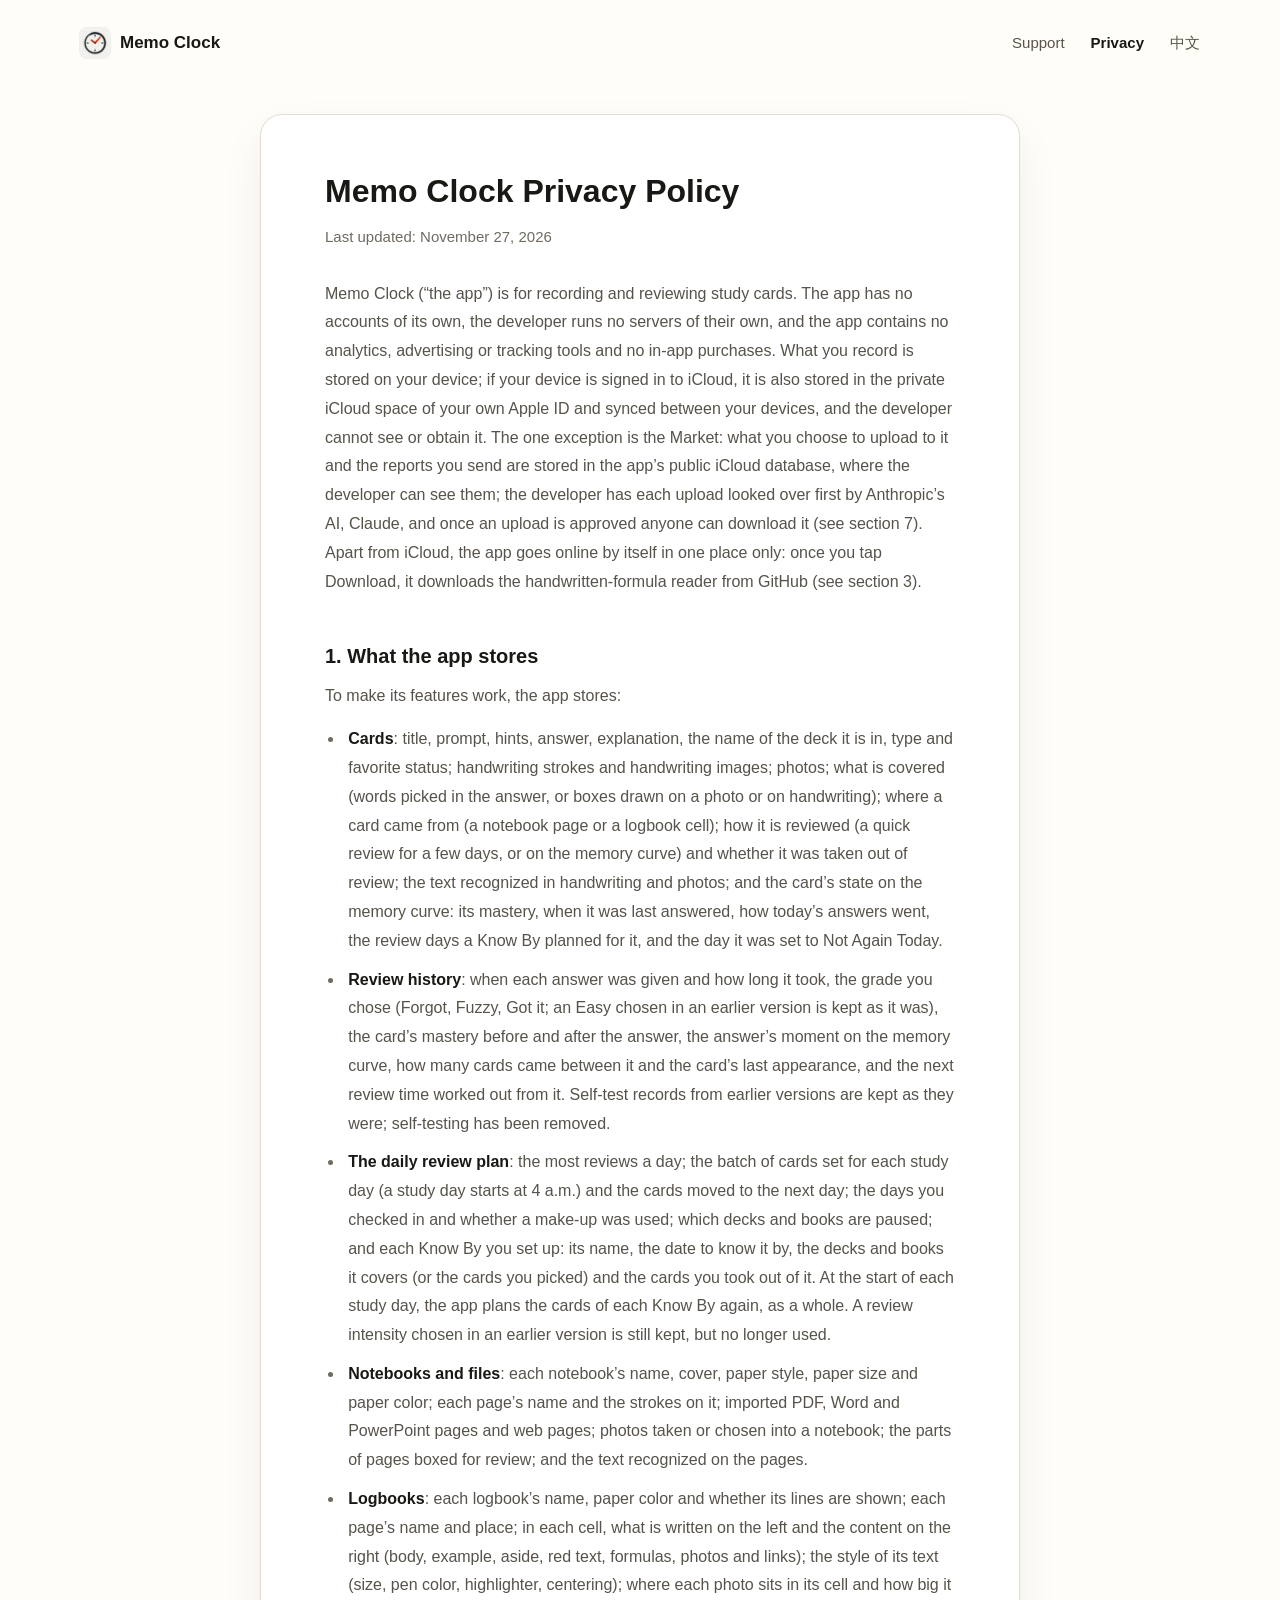
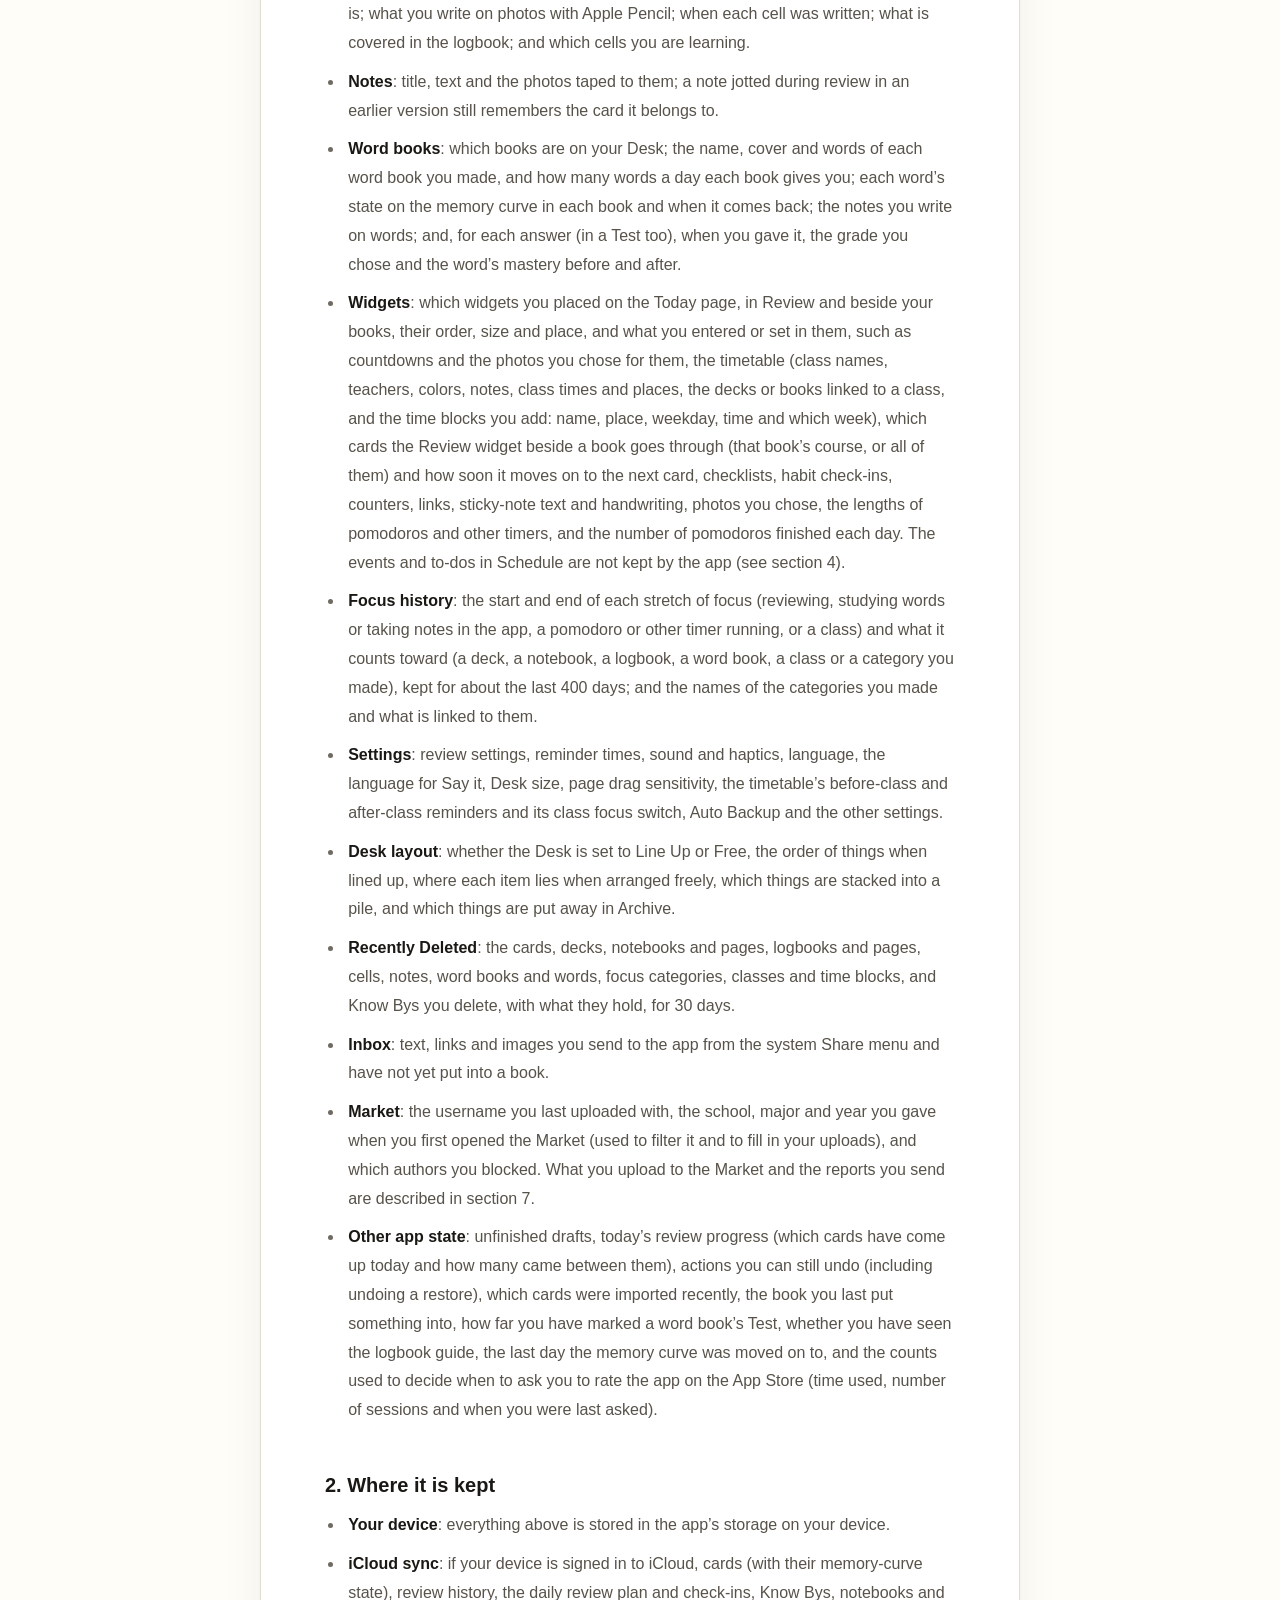
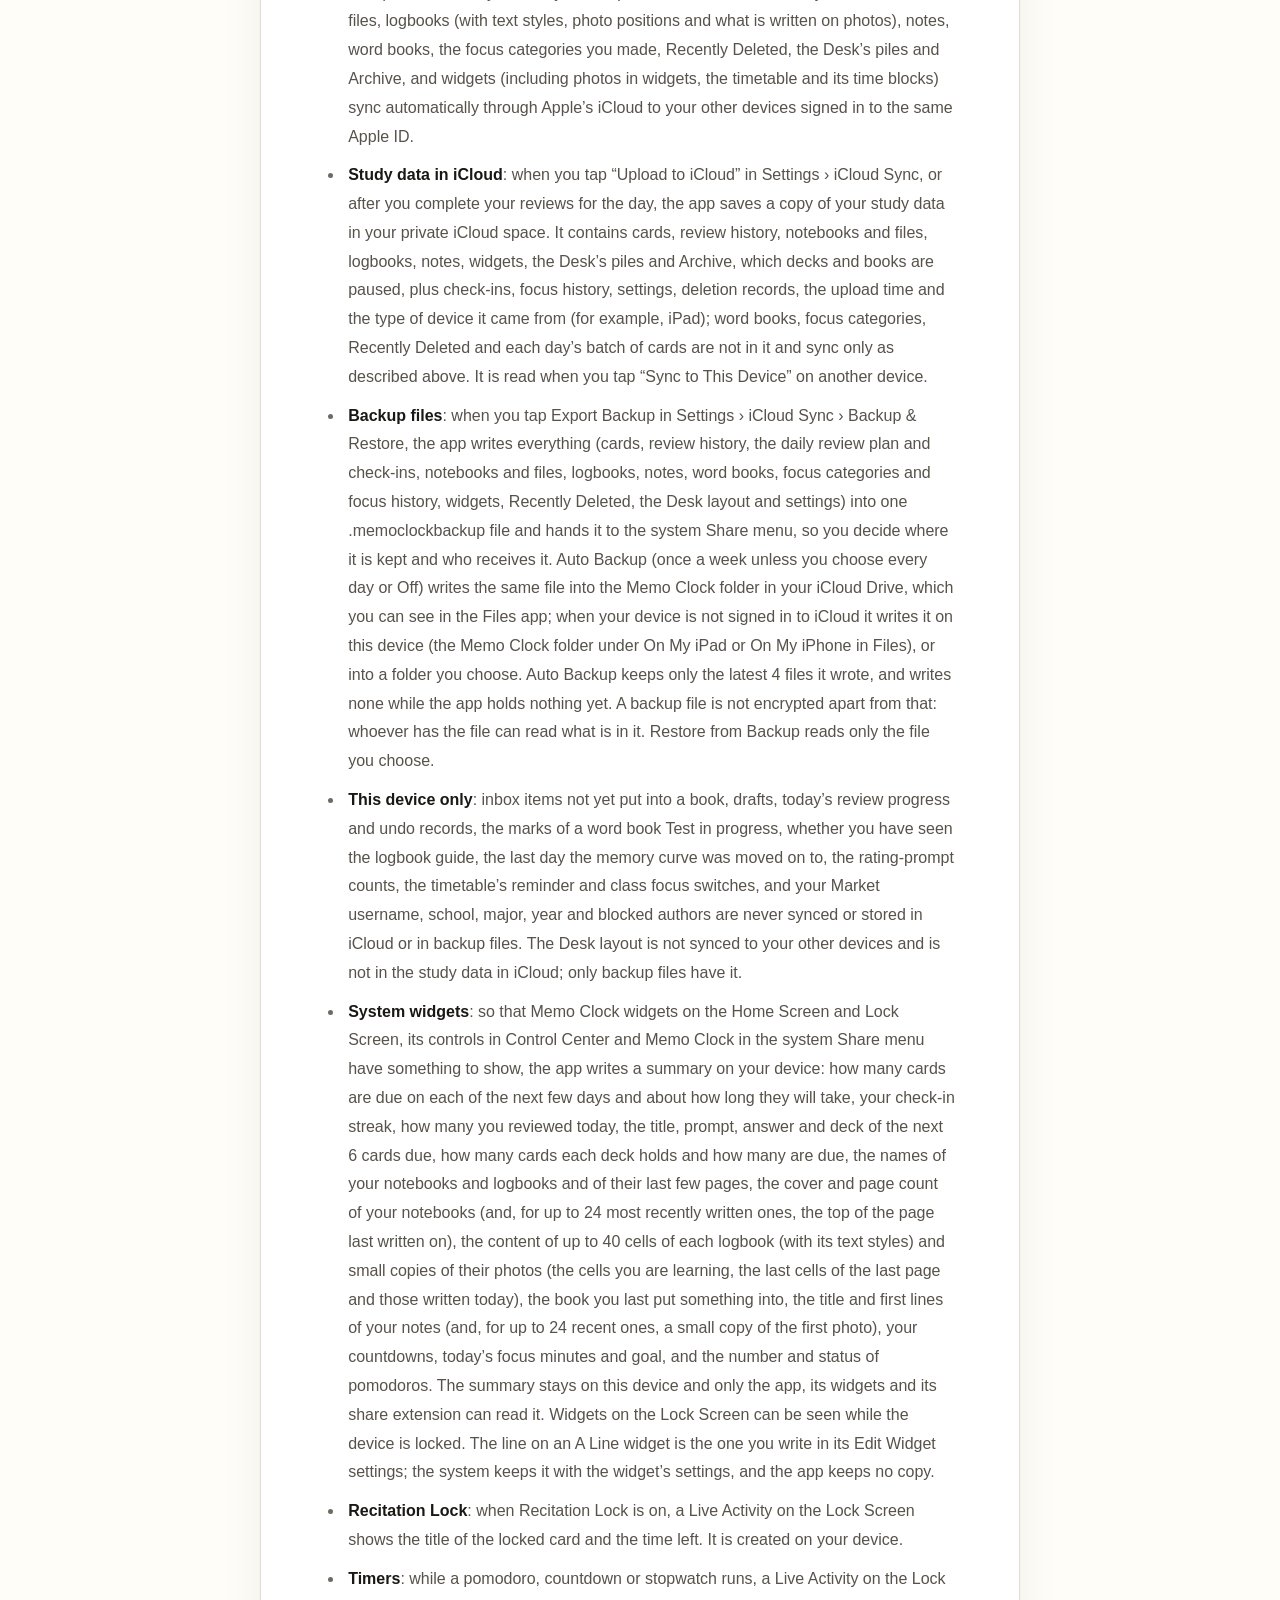
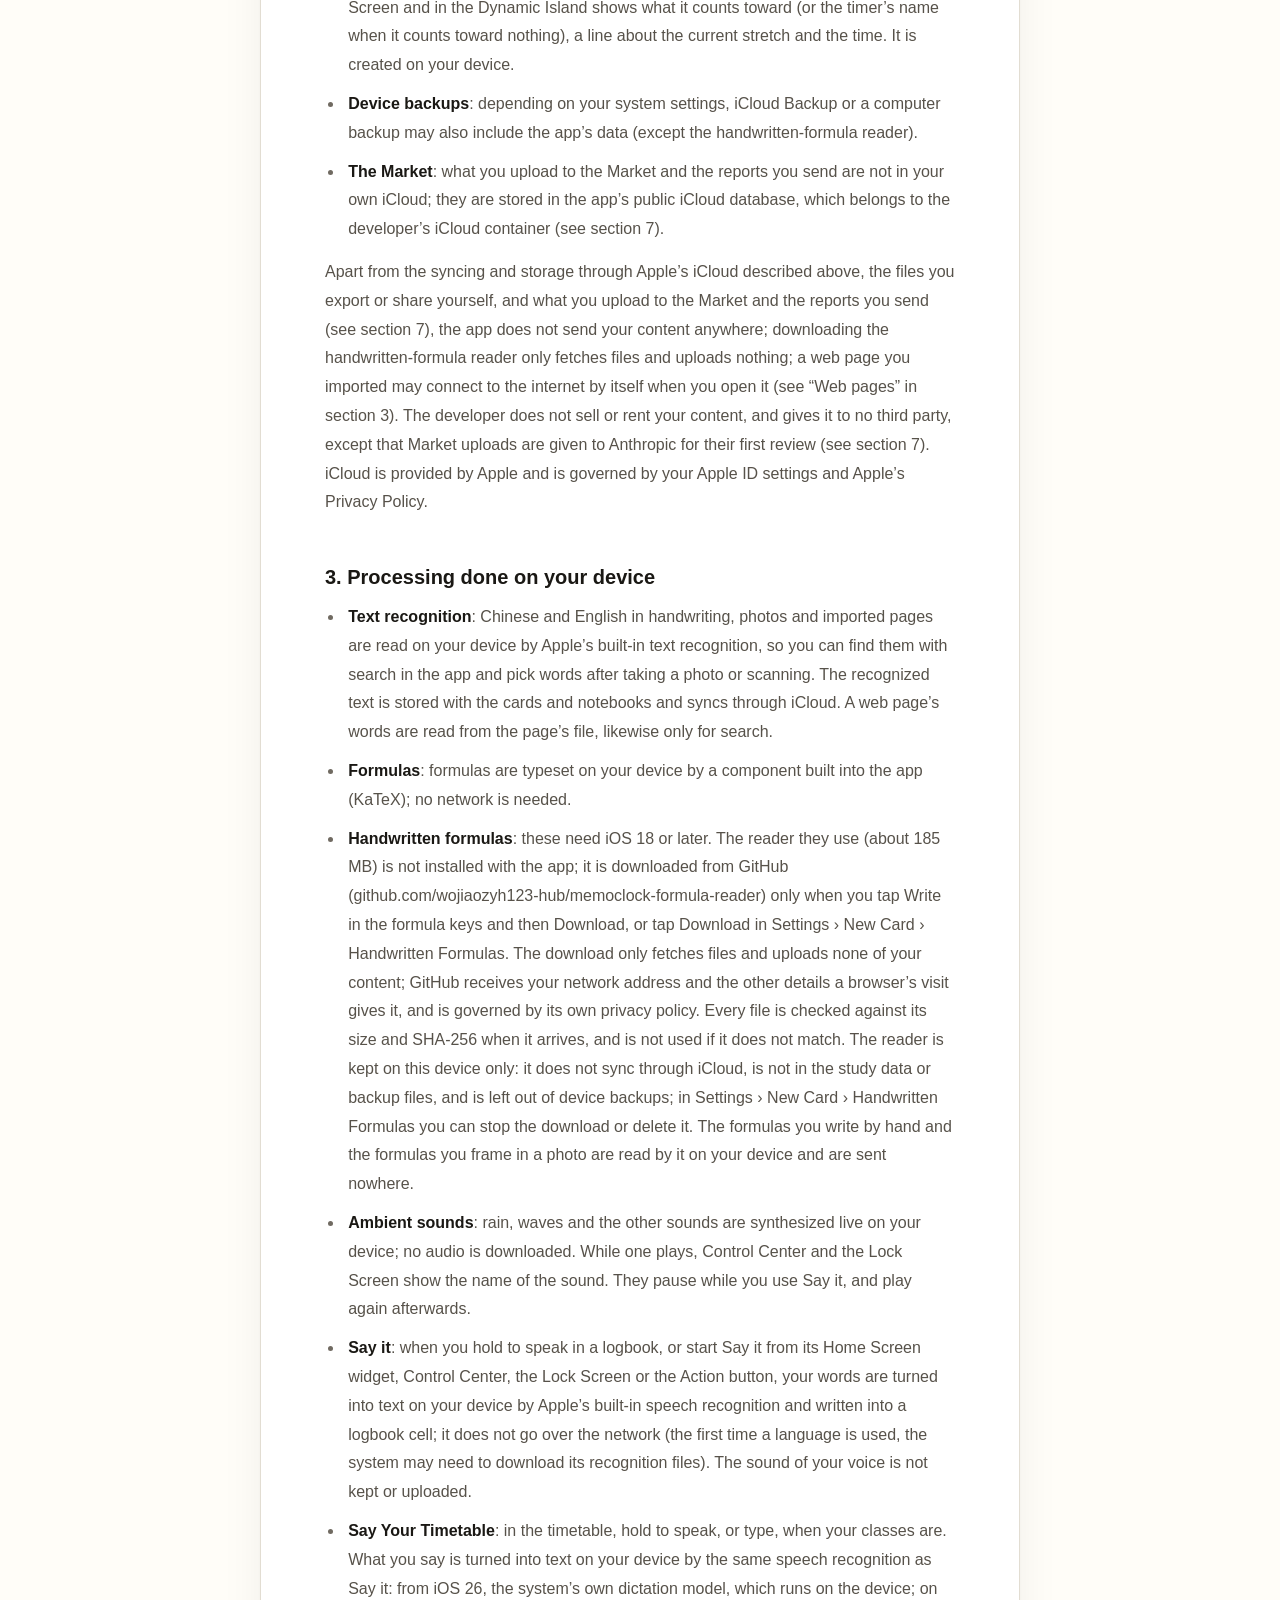
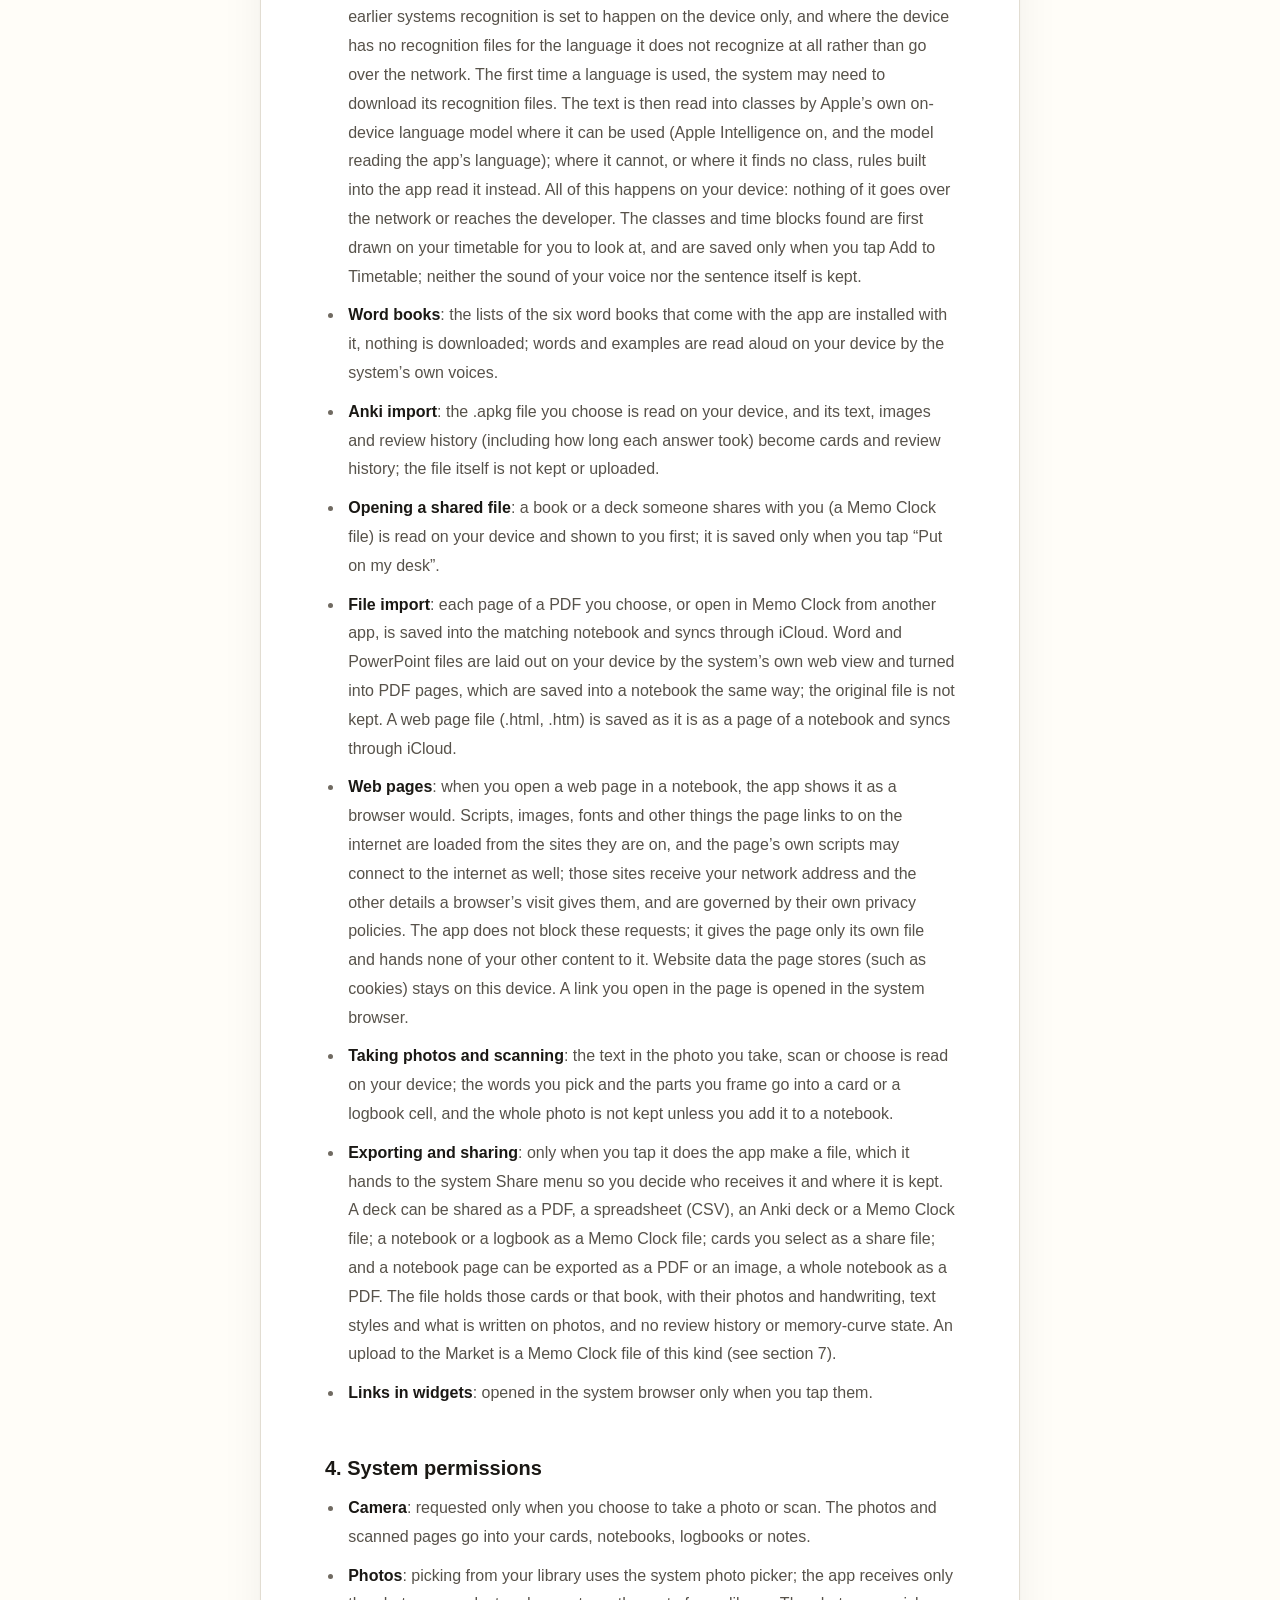
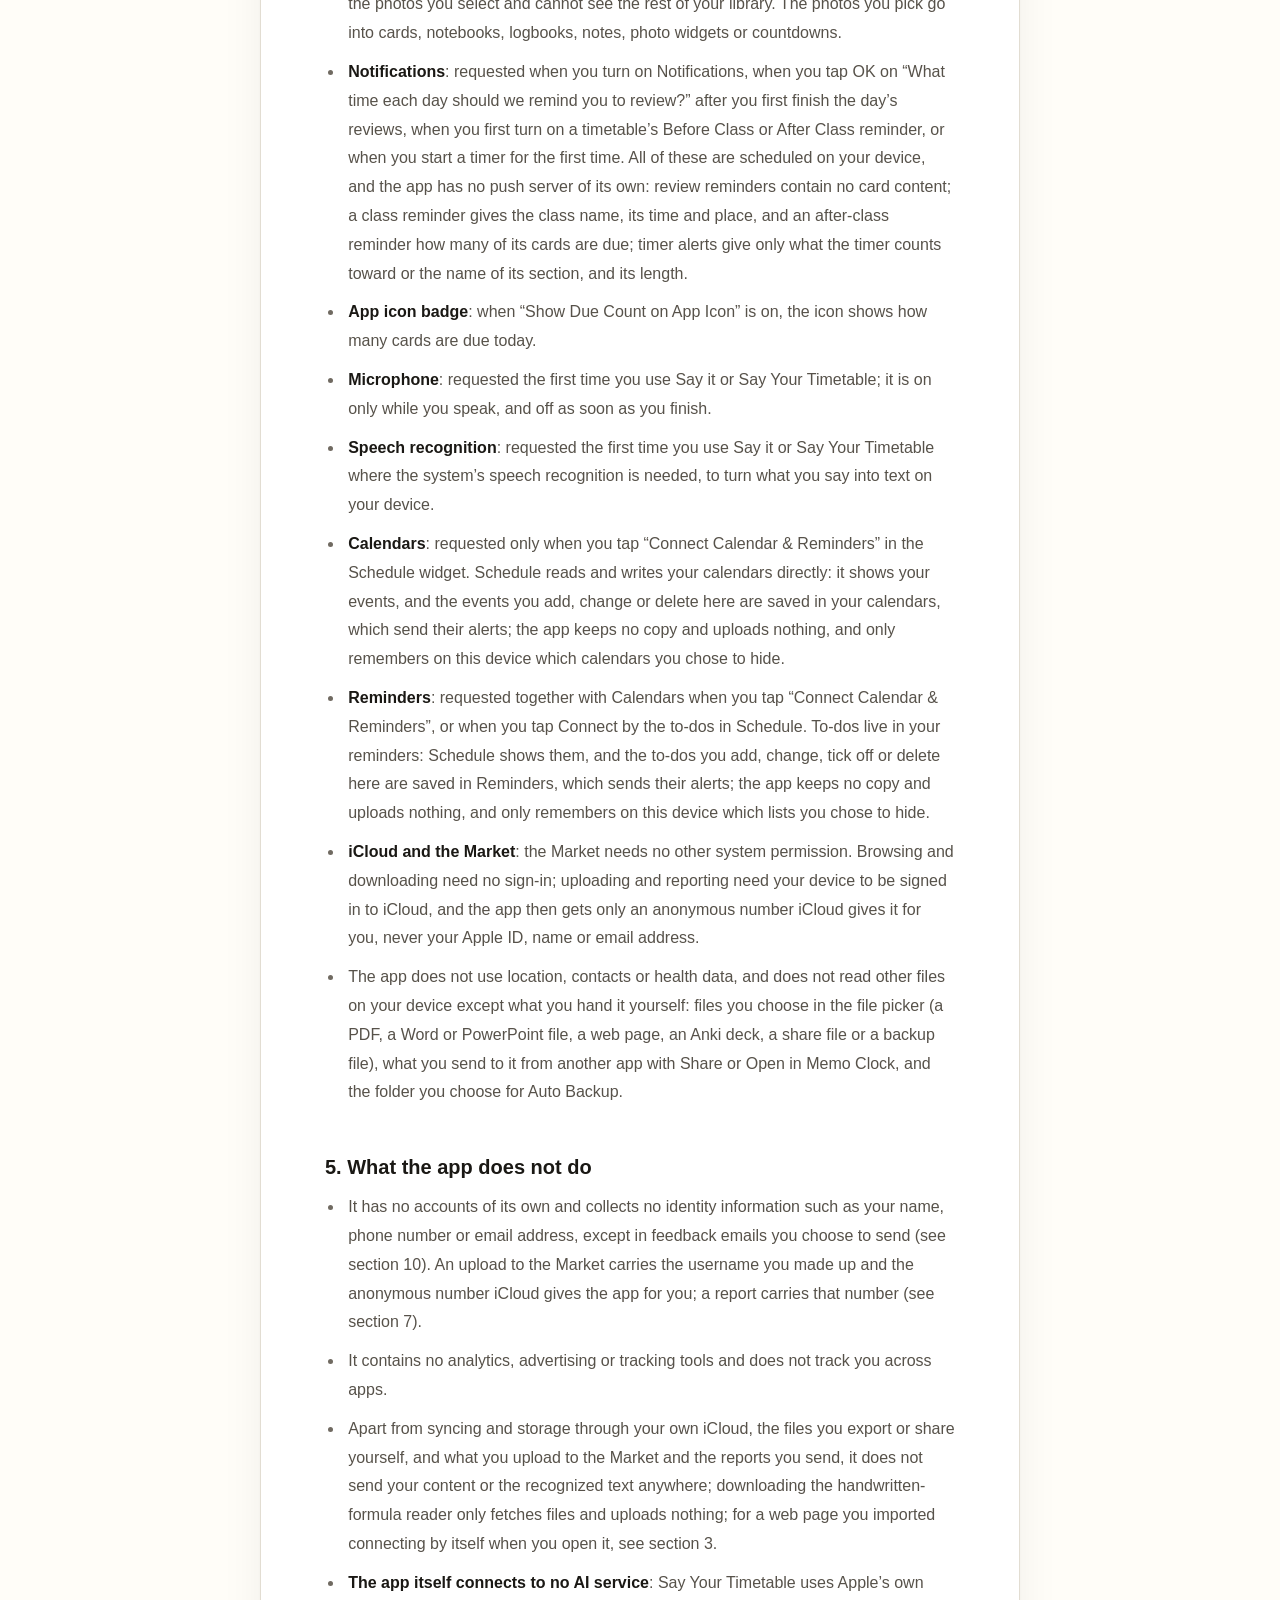
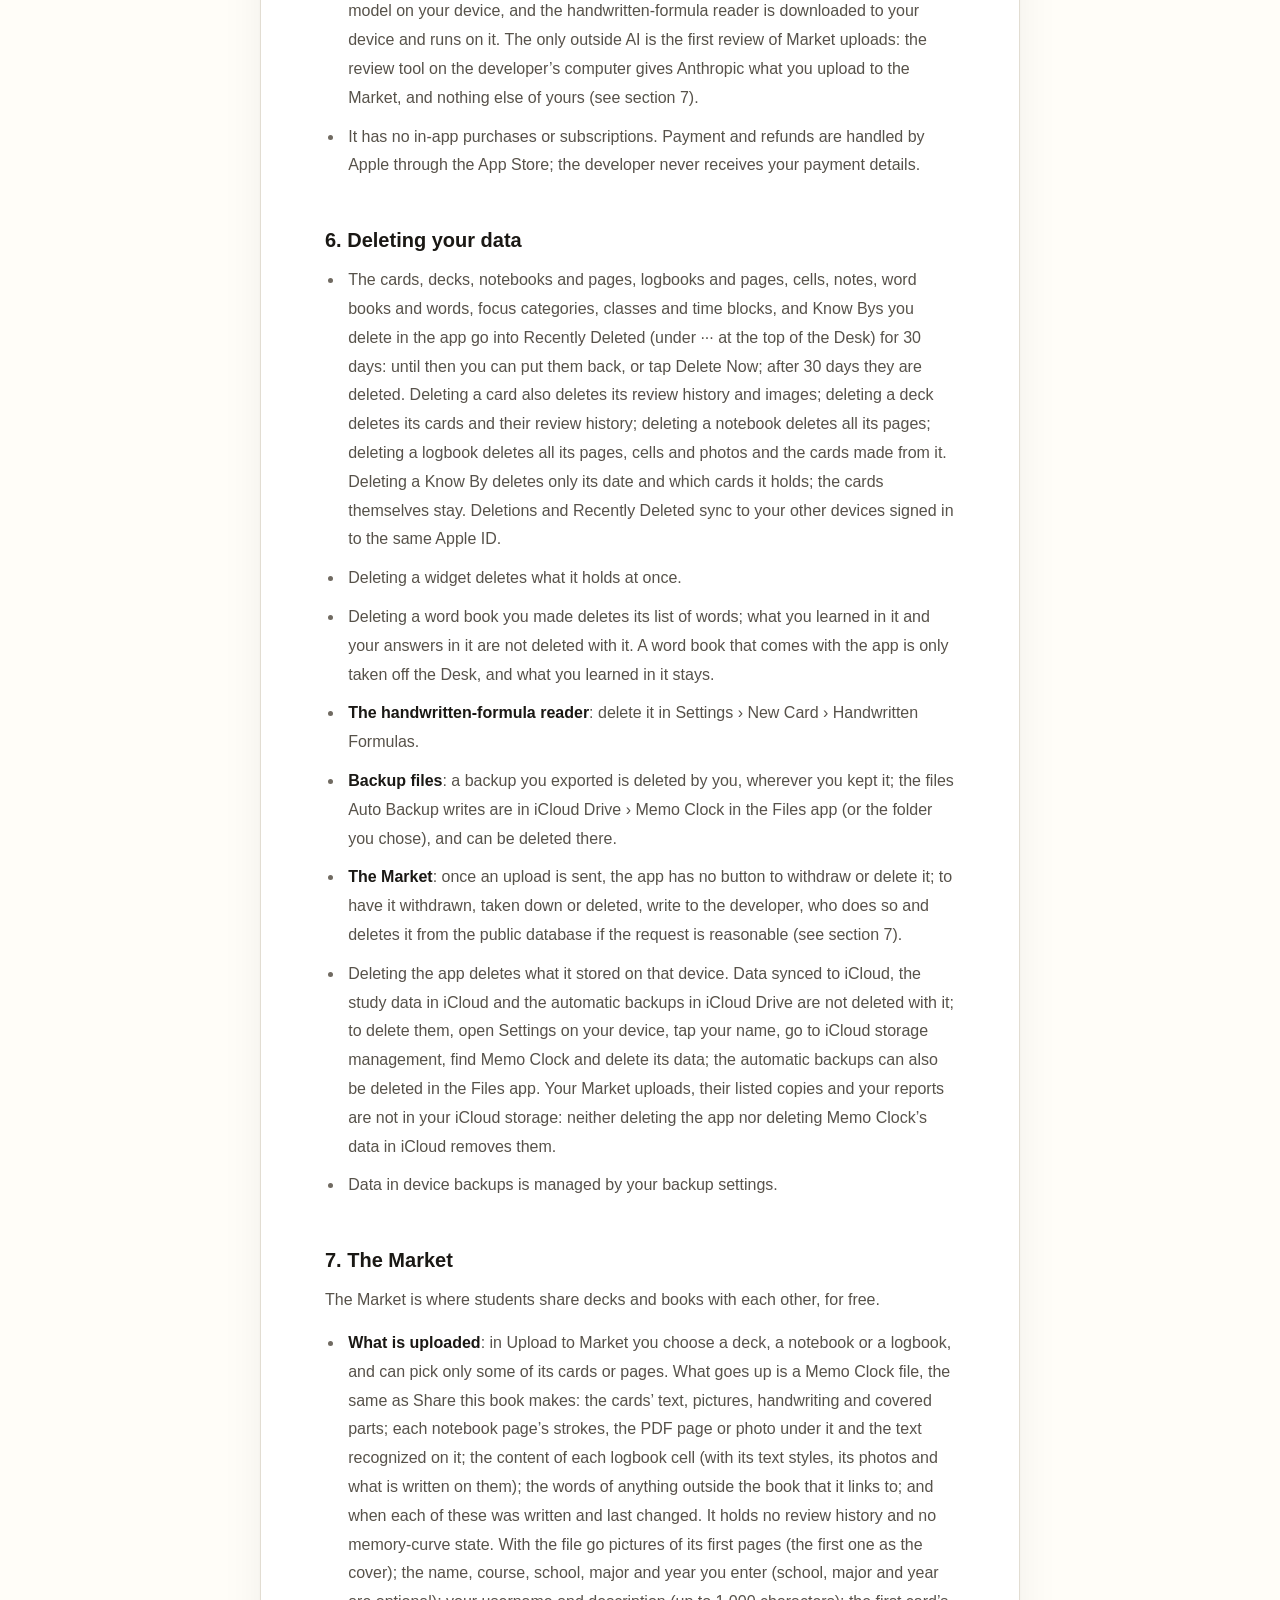
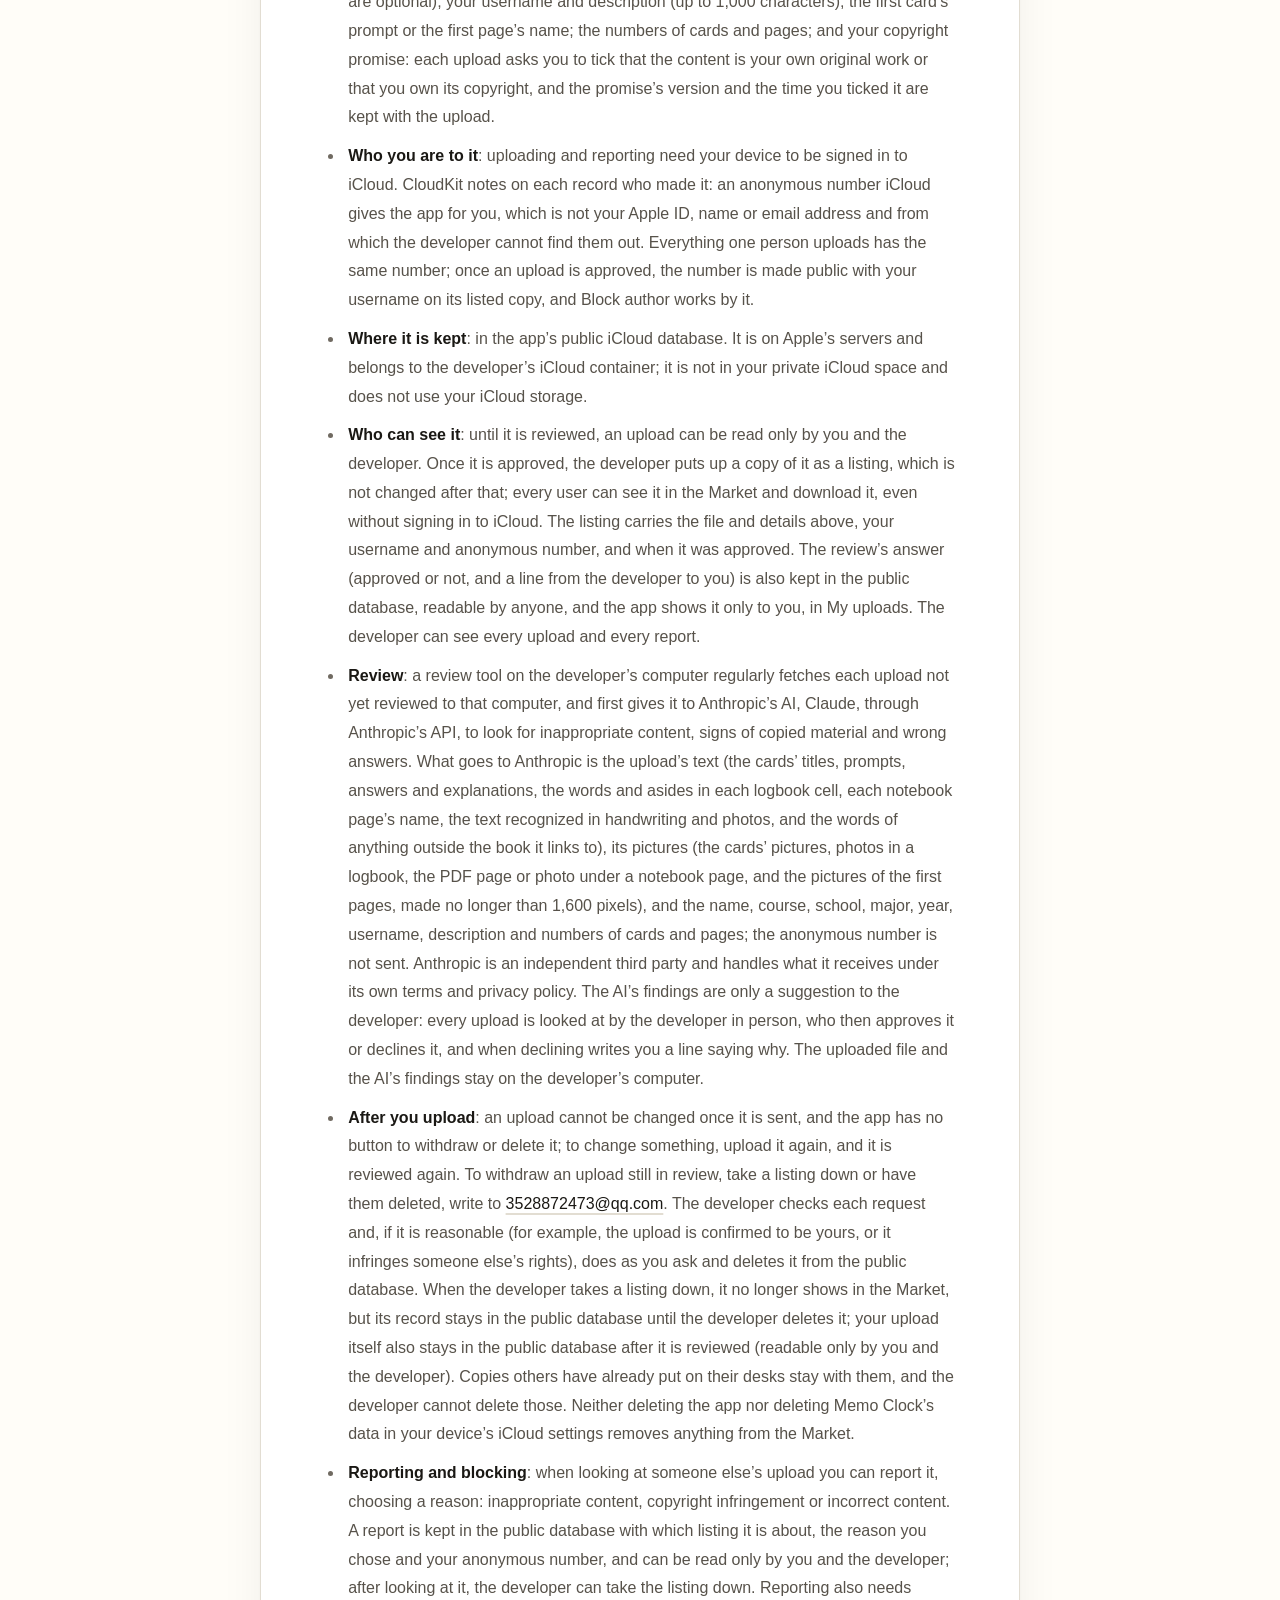
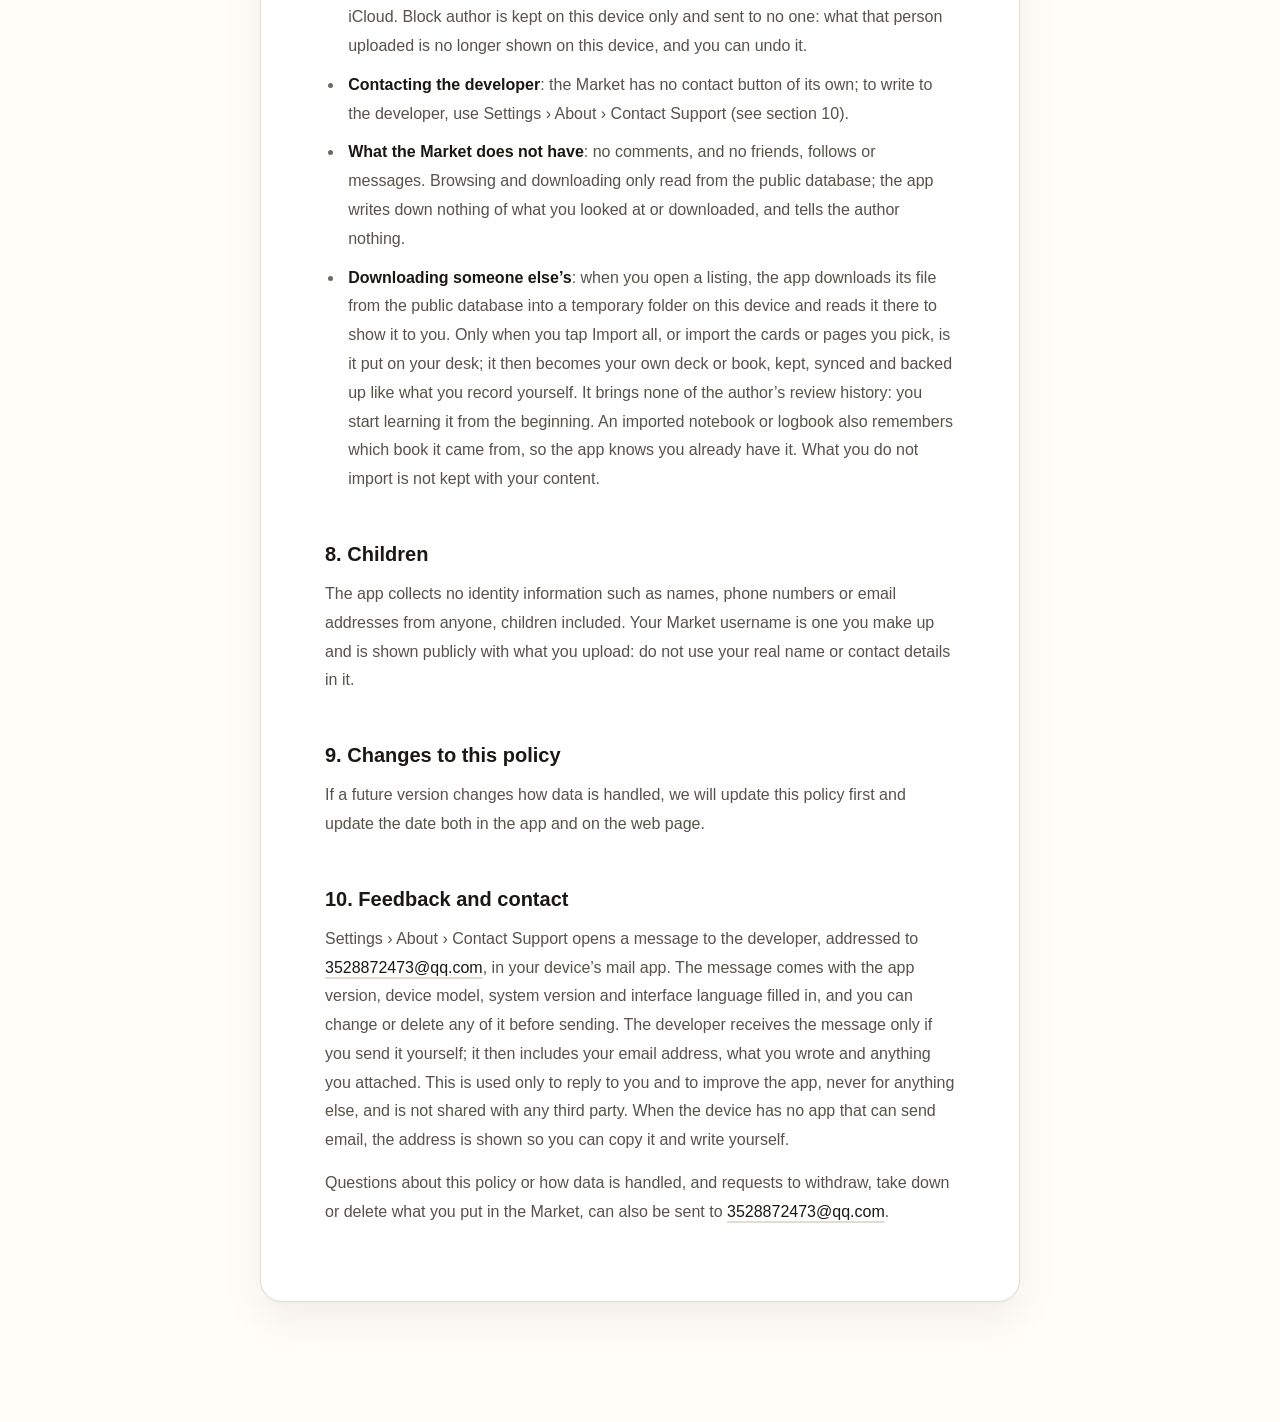
<file: privacy-en.html>
<!doctype html>
<html lang="en">
<head>
  <meta charset="utf-8">
  <meta name="viewport" content="width=device-width, initial-scale=1">
  <title>Privacy Policy · Memo Clock</title>
  <meta name="description" content="What Memo Clock stores, where it is kept, and how to delete it.">
  <link rel="icon" href="assets/icon-64.png">
  <link rel="apple-touch-icon" href="assets/icon-256.png">
  <link rel="stylesheet" href="styles.css">
</head>
<body>
  <header class="top">
    <a class="brand" href="index-en.html"><img src="assets/icon-64.png" alt="">Memo Clock</a>
    <nav>
      <a href="support-en.html">Support</a>
      <a href="privacy-en.html" aria-current="page">Privacy</a>
      <a href="privacy.html" lang="zh-Hans" hreflang="zh-Hans">中文</a>
    </nav>
  </header>

  <main>
    <article class="policy sheet">
      <h1>Memo Clock Privacy Policy</h1>
      <p class="updated">Last updated: November 27, 2026</p>
      <p>Memo Clock (“the app”) is for recording and reviewing study cards. The app has no accounts of its own, the developer runs no servers of their own, and the app contains no analytics, advertising or tracking tools and no in-app purchases. What you record is stored on your device; if your device is signed in to iCloud, it is also stored in the private iCloud space of your own Apple ID and synced between your devices, and the developer cannot see or obtain it. The one exception is the Market: what you choose to upload to it and the reports you send are stored in the app’s public iCloud database, where the developer can see them; the developer has each upload looked over first by Anthropic’s AI, Claude, and once an upload is approved anyone can download it (see section 7). Apart from iCloud, the app goes online by itself in one place only: once you tap Download, it downloads the handwritten-formula reader from GitHub (see section 3).</p>
      <h2>1. What the app stores</h2>
      <p>To make its features work, the app stores:</p>
      <ul>
        <li><strong>Cards</strong>: title, prompt, hints, answer, explanation, the name of the deck it is in, type and favorite status; handwriting strokes and handwriting images; photos; what is covered (words picked in the answer, or boxes drawn on a photo or on handwriting); where a card came from (a notebook page or a logbook cell); how it is reviewed (a quick review for a few days, or on the memory curve) and whether it was taken out of review; the text recognized in handwriting and photos; and the card’s state on the memory curve: its mastery, when it was last answered, how today’s answers went, the review days a Know By planned for it, and the day it was set to Not Again Today.</li>
        <li><strong>Review history</strong>: when each answer was given and how long it took, the grade you chose (Forgot, Fuzzy, Got it; an Easy chosen in an earlier version is kept as it was), the card’s mastery before and after the answer, the answer’s moment on the memory curve, how many cards came between it and the card’s last appearance, and the next review time worked out from it. Self-test records from earlier versions are kept as they were; self-testing has been removed.</li>
        <li><strong>The daily review plan</strong>: the most reviews a day; the batch of cards set for each study day (a study day starts at 4 a.m.) and the cards moved to the next day; the days you checked in and whether a make-up was used; which decks and books are paused; and each Know By you set up: its name, the date to know it by, the decks and books it covers (or the cards you picked) and the cards you took out of it. At the start of each study day, the app plans the cards of each Know By again, as a whole. A review intensity chosen in an earlier version is still kept, but no longer used.</li>
        <li><strong>Notebooks and files</strong>: each notebook’s name, cover, paper style, paper size and paper color; each page’s name and the strokes on it; imported PDF, Word and PowerPoint pages and web pages; photos taken or chosen into a notebook; the parts of pages boxed for review; and the text recognized on the pages.</li>
        <li><strong>Logbooks</strong>: each logbook’s name, paper color and whether its lines are shown; each page’s name and place; in each cell, what is written on the left and the content on the right (body, example, aside, red text, formulas, photos and links); the style of its text (size, pen color, highlighter, centering); where each photo sits in its cell and how big it is; what you write on photos with Apple Pencil; when each cell was written; what is covered in the logbook; and which cells you are learning.</li>
        <li><strong>Notes</strong>: title, text and the photos taped to them; a note jotted during review in an earlier version still remembers the card it belongs to.</li>
        <li><strong>Word books</strong>: which books are on your Desk; the name, cover and words of each word book you made, and how many words a day each book gives you; each word’s state on the memory curve in each book and when it comes back; the notes you write on words; and, for each answer (in a Test too), when you gave it, the grade you chose and the word’s mastery before and after.</li>
        <li><strong>Widgets</strong>: which widgets you placed on the Today page, in Review and beside your books, their order, size and place, and what you entered or set in them, such as countdowns and the photos you chose for them, the timetable (class names, teachers, colors, notes, class times and places, the decks or books linked to a class, and the time blocks you add: name, place, weekday, time and which week), which cards the Review widget beside a book goes through (that book’s course, or all of them) and how soon it moves on to the next card, checklists, habit check-ins, counters, links, sticky-note text and handwriting, photos you chose, the lengths of pomodoros and other timers, and the number of pomodoros finished each day. The events and to-dos in Schedule are not kept by the app (see section 4).</li>
        <li><strong>Focus history</strong>: the start and end of each stretch of focus (reviewing, studying words or taking notes in the app, a pomodoro or other timer running, or a class) and what it counts toward (a deck, a notebook, a logbook, a word book, a class or a category you made), kept for about the last 400 days; and the names of the categories you made and what is linked to them.</li>
        <li><strong>Settings</strong>: review settings, reminder times, sound and haptics, language, the language for Say it, Desk size, page drag sensitivity, the timetable’s before-class and after-class reminders and its class focus switch, Auto Backup and the other settings.</li>
        <li><strong>Desk layout</strong>: whether the Desk is set to Line Up or Free, the order of things when lined up, where each item lies when arranged freely, which things are stacked into a pile, and which things are put away in Archive.</li>
        <li><strong>Recently Deleted</strong>: the cards, decks, notebooks and pages, logbooks and pages, cells, notes, word books and words, focus categories, classes and time blocks, and Know Bys you delete, with what they hold, for 30 days.</li>
        <li><strong>Inbox</strong>: text, links and images you send to the app from the system Share menu and have not yet put into a book.</li>
        <li><strong>Market</strong>: the username you last uploaded with, the school, major and year you gave when you first opened the Market (used to filter it and to fill in your uploads), and which authors you blocked. What you upload to the Market and the reports you send are described in section 7.</li>
        <li><strong>Other app state</strong>: unfinished drafts, today’s review progress (which cards have come up today and how many came between them), actions you can still undo (including undoing a restore), which cards were imported recently, the book you last put something into, how far you have marked a word book’s Test, whether you have seen the logbook guide, the last day the memory curve was moved on to, and the counts used to decide when to ask you to rate the app on the App Store (time used, number of sessions and when you were last asked).</li>
      </ul>
      <h2>2. Where it is kept</h2>
      <ul>
        <li><strong>Your device</strong>: everything above is stored in the app’s storage on your device.</li>
        <li><strong>iCloud sync</strong>: if your device is signed in to iCloud, cards (with their memory-curve state), review history, the daily review plan and check-ins, Know Bys, notebooks and files, logbooks (with text styles, photo positions and what is written on photos), notes, word books, the focus categories you made, Recently Deleted, the Desk’s piles and Archive, and widgets (including photos in widgets, the timetable and its time blocks) sync automatically through Apple’s iCloud to your other devices signed in to the same Apple ID.</li>
        <li><strong>Study data in iCloud</strong>: when you tap “Upload to iCloud” in Settings › iCloud Sync, or after you complete your reviews for the day, the app saves a copy of your study data in your private iCloud space. It contains cards, review history, notebooks and files, logbooks, notes, widgets, the Desk’s piles and Archive, which decks and books are paused, plus check-ins, focus history, settings, deletion records, the upload time and the type of device it came from (for example, iPad); word books, focus categories, Recently Deleted and each day’s batch of cards are not in it and sync only as described above. It is read when you tap “Sync to This Device” on another device.</li>
        <li><strong>Backup files</strong>: when you tap Export Backup in Settings › iCloud Sync › Backup &amp; Restore, the app writes everything (cards, review history, the daily review plan and check-ins, notebooks and files, logbooks, notes, word books, focus categories and focus history, widgets, Recently Deleted, the Desk layout and settings) into one .memoclockbackup file and hands it to the system Share menu, so you decide where it is kept and who receives it. Auto Backup (once a week unless you choose every day or Off) writes the same file into the Memo Clock folder in your iCloud Drive, which you can see in the Files app; when your device is not signed in to iCloud it writes it on this device (the Memo Clock folder under On My iPad or On My iPhone in Files), or into a folder you choose. Auto Backup keeps only the latest 4 files it wrote, and writes none while the app holds nothing yet. A backup file is not encrypted apart from that: whoever has the file can read what is in it. Restore from Backup reads only the file you choose.</li>
        <li><strong>This device only</strong>: inbox items not yet put into a book, drafts, today’s review progress and undo records, the marks of a word book Test in progress, whether you have seen the logbook guide, the last day the memory curve was moved on to, the rating-prompt counts, the timetable’s reminder and class focus switches, and your Market username, school, major, year and blocked authors are never synced or stored in iCloud or in backup files. The Desk layout is not synced to your other devices and is not in the study data in iCloud; only backup files have it.</li>
        <li><strong>System widgets</strong>: so that Memo Clock widgets on the Home Screen and Lock Screen, its controls in Control Center and Memo Clock in the system Share menu have something to show, the app writes a summary on your device: how many cards are due on each of the next few days and about how long they will take, your check-in streak, how many you reviewed today, the title, prompt, answer and deck of the next 6 cards due, how many cards each deck holds and how many are due, the names of your notebooks and logbooks and of their last few pages, the cover and page count of your notebooks (and, for up to 24 most recently written ones, the top of the page last written on), the content of up to 40 cells of each logbook (with its text styles) and small copies of their photos (the cells you are learning, the last cells of the last page and those written today), the book you last put something into, the title and first lines of your notes (and, for up to 24 recent ones, a small copy of the first photo), your countdowns, today’s focus minutes and goal, and the number and status of pomodoros. The summary stays on this device and only the app, its widgets and its share extension can read it. Widgets on the Lock Screen can be seen while the device is locked. The line on an A Line widget is the one you write in its Edit Widget settings; the system keeps it with the widget’s settings, and the app keeps no copy.</li>
        <li><strong>Recitation Lock</strong>: when Recitation Lock is on, a Live Activity on the Lock Screen shows the title of the locked card and the time left. It is created on your device.</li>
        <li><strong>Timers</strong>: while a pomodoro, countdown or stopwatch runs, a Live Activity on the Lock Screen and in the Dynamic Island shows what it counts toward (or the timer’s name when it counts toward nothing), a line about the current stretch and the time. It is created on your device.</li>
        <li><strong>Device backups</strong>: depending on your system settings, iCloud Backup or a computer backup may also include the app’s data (except the handwritten-formula reader).</li>
        <li><strong>The Market</strong>: what you upload to the Market and the reports you send are not in your own iCloud; they are stored in the app’s public iCloud database, which belongs to the developer’s iCloud container (see section 7).</li>
      </ul>
      <p>Apart from the syncing and storage through Apple’s iCloud described above, the files you export or share yourself, and what you upload to the Market and the reports you send (see section 7), the app does not send your content anywhere; downloading the handwritten-formula reader only fetches files and uploads nothing; a web page you imported may connect to the internet by itself when you open it (see “Web pages” in section 3). The developer does not sell or rent your content, and gives it to no third party, except that Market uploads are given to Anthropic for their first review (see section 7). iCloud is provided by Apple and is governed by your Apple ID settings and Apple’s Privacy Policy.</p>
      <h2>3. Processing done on your device</h2>
      <ul>
        <li><strong>Text recognition</strong>: Chinese and English in handwriting, photos and imported pages are read on your device by Apple’s built-in text recognition, so you can find them with search in the app and pick words after taking a photo or scanning. The recognized text is stored with the cards and notebooks and syncs through iCloud. A web page’s words are read from the page’s file, likewise only for search.</li>
        <li><strong>Formulas</strong>: formulas are typeset on your device by a component built into the app (KaTeX); no network is needed.</li>
        <li><strong>Handwritten formulas</strong>: these need iOS 18 or later. The reader they use (about 185 MB) is not installed with the app; it is downloaded from GitHub (github.com/wojiaozyh123-hub/memoclock-formula-reader) only when you tap Write in the formula keys and then Download, or tap Download in Settings › New Card › Handwritten Formulas. The download only fetches files and uploads none of your content; GitHub receives your network address and the other details a browser’s visit gives it, and is governed by its own privacy policy. Every file is checked against its size and SHA-256 when it arrives, and is not used if it does not match. The reader is kept on this device only: it does not sync through iCloud, is not in the study data or backup files, and is left out of device backups; in Settings › New Card › Handwritten Formulas you can stop the download or delete it. The formulas you write by hand and the formulas you frame in a photo are read by it on your device and are sent nowhere.</li>
        <li><strong>Ambient sounds</strong>: rain, waves and the other sounds are synthesized live on your device; no audio is downloaded. While one plays, Control Center and the Lock Screen show the name of the sound. They pause while you use Say it, and play again afterwards.</li>
        <li><strong>Say it</strong>: when you hold to speak in a logbook, or start Say it from its Home Screen widget, Control Center, the Lock Screen or the Action button, your words are turned into text on your device by Apple’s built-in speech recognition and written into a logbook cell; it does not go over the network (the first time a language is used, the system may need to download its recognition files). The sound of your voice is not kept or uploaded.</li>
        <li><strong>Say Your Timetable</strong>: in the timetable, hold to speak, or type, when your classes are. What you say is turned into text on your device by the same speech recognition as Say it: from iOS 26, the system’s own dictation model, which runs on the device; on earlier systems recognition is set to happen on the device only, and where the device has no recognition files for the language it does not recognize at all rather than go over the network. The first time a language is used, the system may need to download its recognition files. The text is then read into classes by Apple’s own on-device language model where it can be used (Apple Intelligence on, and the model reading the app’s language); where it cannot, or where it finds no class, rules built into the app read it instead. All of this happens on your device: nothing of it goes over the network or reaches the developer. The classes and time blocks found are first drawn on your timetable for you to look at, and are saved only when you tap Add to Timetable; neither the sound of your voice nor the sentence itself is kept.</li>
        <li><strong>Word books</strong>: the lists of the six word books that come with the app are installed with it, nothing is downloaded; words and examples are read aloud on your device by the system’s own voices.</li>
        <li><strong>Anki import</strong>: the .apkg file you choose is read on your device, and its text, images and review history (including how long each answer took) become cards and review history; the file itself is not kept or uploaded.</li>
        <li><strong>Opening a shared file</strong>: a book or a deck someone shares with you (a Memo Clock file) is read on your device and shown to you first; it is saved only when you tap “Put on my desk”.</li>
        <li><strong>File import</strong>: each page of a PDF you choose, or open in Memo Clock from another app, is saved into the matching notebook and syncs through iCloud. Word and PowerPoint files are laid out on your device by the system’s own web view and turned into PDF pages, which are saved into a notebook the same way; the original file is not kept. A web page file (.html, .htm) is saved as it is as a page of a notebook and syncs through iCloud.</li>
        <li><strong>Web pages</strong>: when you open a web page in a notebook, the app shows it as a browser would. Scripts, images, fonts and other things the page links to on the internet are loaded from the sites they are on, and the page’s own scripts may connect to the internet as well; those sites receive your network address and the other details a browser’s visit gives them, and are governed by their own privacy policies. The app does not block these requests; it gives the page only its own file and hands none of your other content to it. Website data the page stores (such as cookies) stays on this device. A link you open in the page is opened in the system browser.</li>
        <li><strong>Taking photos and scanning</strong>: the text in the photo you take, scan or choose is read on your device; the words you pick and the parts you frame go into a card or a logbook cell, and the whole photo is not kept unless you add it to a notebook.</li>
        <li><strong>Exporting and sharing</strong>: only when you tap it does the app make a file, which it hands to the system Share menu so you decide who receives it and where it is kept. A deck can be shared as a PDF, a spreadsheet (CSV), an Anki deck or a Memo Clock file; a notebook or a logbook as a Memo Clock file; cards you select as a share file; and a notebook page can be exported as a PDF or an image, a whole notebook as a PDF. The file holds those cards or that book, with their photos and handwriting, text styles and what is written on photos, and no review history or memory-curve state. An upload to the Market is a Memo Clock file of this kind (see section 7).</li>
        <li><strong>Links in widgets</strong>: opened in the system browser only when you tap them.</li>
      </ul>
      <h2>4. System permissions</h2>
      <ul>
        <li><strong>Camera</strong>: requested only when you choose to take a photo or scan. The photos and scanned pages go into your cards, notebooks, logbooks or notes.</li>
        <li><strong>Photos</strong>: picking from your library uses the system photo picker; the app receives only the photos you select and cannot see the rest of your library. The photos you pick go into cards, notebooks, logbooks, notes, photo widgets or countdowns.</li>
        <li><strong>Notifications</strong>: requested when you turn on Notifications, when you tap OK on “What time each day should we remind you to review?” after you first finish the day’s reviews, when you first turn on a timetable’s Before Class or After Class reminder, or when you start a timer for the first time. All of these are scheduled on your device, and the app has no push server of its own: review reminders contain no card content; a class reminder gives the class name, its time and place, and an after-class reminder how many of its cards are due; timer alerts give only what the timer counts toward or the name of its section, and its length.</li>
        <li><strong>App icon badge</strong>: when “Show Due Count on App Icon” is on, the icon shows how many cards are due today.</li>
        <li><strong>Microphone</strong>: requested the first time you use Say it or Say Your Timetable; it is on only while you speak, and off as soon as you finish.</li>
        <li><strong>Speech recognition</strong>: requested the first time you use Say it or Say Your Timetable where the system’s speech recognition is needed, to turn what you say into text on your device.</li>
        <li><strong>Calendars</strong>: requested only when you tap “Connect Calendar &amp; Reminders” in the Schedule widget. Schedule reads and writes your calendars directly: it shows your events, and the events you add, change or delete here are saved in your calendars, which send their alerts; the app keeps no copy and uploads nothing, and only remembers on this device which calendars you chose to hide.</li>
        <li><strong>Reminders</strong>: requested together with Calendars when you tap “Connect Calendar &amp; Reminders”, or when you tap Connect by the to-dos in Schedule. To-dos live in your reminders: Schedule shows them, and the to-dos you add, change, tick off or delete here are saved in Reminders, which sends their alerts; the app keeps no copy and uploads nothing, and only remembers on this device which lists you chose to hide.</li>
        <li><strong>iCloud and the Market</strong>: the Market needs no other system permission. Browsing and downloading need no sign-in; uploading and reporting need your device to be signed in to iCloud, and the app then gets only an anonymous number iCloud gives it for you, never your Apple ID, name or email address.</li>
        <li>The app does not use location, contacts or health data, and does not read other files on your device except what you hand it yourself: files you choose in the file picker (a PDF, a Word or PowerPoint file, a web page, an Anki deck, a share file or a backup file), what you send to it from another app with Share or Open in Memo Clock, and the folder you choose for Auto Backup.</li>
      </ul>
      <h2>5. What the app does not do</h2>
      <ul>
        <li>It has no accounts of its own and collects no identity information such as your name, phone number or email address, except in feedback emails you choose to send (see section 10). An upload to the Market carries the username you made up and the anonymous number iCloud gives the app for you; a report carries that number (see section 7).</li>
        <li>It contains no analytics, advertising or tracking tools and does not track you across apps.</li>
        <li>Apart from syncing and storage through your own iCloud, the files you export or share yourself, and what you upload to the Market and the reports you send, it does not send your content or the recognized text anywhere; downloading the handwritten-formula reader only fetches files and uploads nothing; for a web page you imported connecting by itself when you open it, see section 3.</li>
        <li><strong>The app itself connects to no AI service</strong>: Say Your Timetable uses Apple’s own model on your device, and the handwritten-formula reader is downloaded to your device and runs on it. The only outside AI is the first review of Market uploads: the review tool on the developer’s computer gives Anthropic what you upload to the Market, and nothing else of yours (see section 7).</li>
        <li>It has no in-app purchases or subscriptions. Payment and refunds are handled by Apple through the App Store; the developer never receives your payment details.</li>
      </ul>
      <h2>6. Deleting your data</h2>
      <ul>
        <li>The cards, decks, notebooks and pages, logbooks and pages, cells, notes, word books and words, focus categories, classes and time blocks, and Know Bys you delete in the app go into Recently Deleted (under ··· at the top of the Desk) for 30 days: until then you can put them back, or tap Delete Now; after 30 days they are deleted. Deleting a card also deletes its review history and images; deleting a deck deletes its cards and their review history; deleting a notebook deletes all its pages; deleting a logbook deletes all its pages, cells and photos and the cards made from it. Deleting a Know By deletes only its date and which cards it holds; the cards themselves stay. Deletions and Recently Deleted sync to your other devices signed in to the same Apple ID.</li>
        <li>Deleting a widget deletes what it holds at once.</li>
        <li>Deleting a word book you made deletes its list of words; what you learned in it and your answers in it are not deleted with it. A word book that comes with the app is only taken off the Desk, and what you learned in it stays.</li>
        <li><strong>The handwritten-formula reader</strong>: delete it in Settings › New Card › Handwritten Formulas.</li>
        <li><strong>Backup files</strong>: a backup you exported is deleted by you, wherever you kept it; the files Auto Backup writes are in iCloud Drive › Memo Clock in the Files app (or the folder you chose), and can be deleted there.</li>
        <li><strong>The Market</strong>: once an upload is sent, the app has no button to withdraw or delete it; to have it withdrawn, taken down or deleted, write to the developer, who does so and deletes it from the public database if the request is reasonable (see section 7).</li>
        <li>Deleting the app deletes what it stored on that device. Data synced to iCloud, the study data in iCloud and the automatic backups in iCloud Drive are not deleted with it; to delete them, open Settings on your device, tap your name, go to iCloud storage management, find Memo Clock and delete its data; the automatic backups can also be deleted in the Files app. Your Market uploads, their listed copies and your reports are not in your iCloud storage: neither deleting the app nor deleting Memo Clock’s data in iCloud removes them.</li>
        <li>Data in device backups is managed by your backup settings.</li>
      </ul>
      <h2>7. The Market</h2>
      <p>The Market is where students share decks and books with each other, for free.</p>
      <ul>
        <li><strong>What is uploaded</strong>: in Upload to Market you choose a deck, a notebook or a logbook, and can pick only some of its cards or pages. What goes up is a Memo Clock file, the same as Share this book makes: the cards’ text, pictures, handwriting and covered parts; each notebook page’s strokes, the PDF page or photo under it and the text recognized on it; the content of each logbook cell (with its text styles, its photos and what is written on them); the words of anything outside the book that it links to; and when each of these was written and last changed. It holds no review history and no memory-curve state. With the file go pictures of its first pages (the first one as the cover); the name, course, school, major and year you enter (school, major and year are optional); your username and description (up to 1,000 characters); the first card’s prompt or the first page’s name; the numbers of cards and pages; and your copyright promise: each upload asks you to tick that the content is your own original work or that you own its copyright, and the promise’s version and the time you ticked it are kept with the upload.</li>
        <li><strong>Who you are to it</strong>: uploading and reporting need your device to be signed in to iCloud. CloudKit notes on each record who made it: an anonymous number iCloud gives the app for you, which is not your Apple ID, name or email address and from which the developer cannot find them out. Everything one person uploads has the same number; once an upload is approved, the number is made public with your username on its listed copy, and Block author works by it.</li>
        <li><strong>Where it is kept</strong>: in the app’s public iCloud database. It is on Apple’s servers and belongs to the developer’s iCloud container; it is not in your private iCloud space and does not use your iCloud storage.</li>
        <li><strong>Who can see it</strong>: until it is reviewed, an upload can be read only by you and the developer. Once it is approved, the developer puts up a copy of it as a listing, which is not changed after that; every user can see it in the Market and download it, even without signing in to iCloud. The listing carries the file and details above, your username and anonymous number, and when it was approved. The review’s answer (approved or not, and a line from the developer to you) is also kept in the public database, readable by anyone, and the app shows it only to you, in My uploads. The developer can see every upload and every report.</li>
        <li><strong>Review</strong>: a review tool on the developer’s computer regularly fetches each upload not yet reviewed to that computer, and first gives it to Anthropic’s AI, Claude, through Anthropic’s API, to look for inappropriate content, signs of copied material and wrong answers. What goes to Anthropic is the upload’s text (the cards’ titles, prompts, answers and explanations, the words and asides in each logbook cell, each notebook page’s name, the text recognized in handwriting and photos, and the words of anything outside the book it links to), its pictures (the cards’ pictures, photos in a logbook, the PDF page or photo under a notebook page, and the pictures of the first pages, made no longer than 1,600 pixels), and the name, course, school, major, year, username, description and numbers of cards and pages; the anonymous number is not sent. Anthropic is an independent third party and handles what it receives under its own terms and privacy policy. The AI’s findings are only a suggestion to the developer: every upload is looked at by the developer in person, who then approves it or declines it, and when declining writes you a line saying why. The uploaded file and the AI’s findings stay on the developer’s computer.</li>
        <li><strong>After you upload</strong>: an upload cannot be changed once it is sent, and the app has no button to withdraw or delete it; to change something, upload it again, and it is reviewed again. To withdraw an upload still in review, take a listing down or have them deleted, write to <a href="mailto:3528872473@qq.com">3528872473@qq.com</a>. The developer checks each request and, if it is reasonable (for example, the upload is confirmed to be yours, or it infringes someone else’s rights), does as you ask and deletes it from the public database. When the developer takes a listing down, it no longer shows in the Market, but its record stays in the public database until the developer deletes it; your upload itself also stays in the public database after it is reviewed (readable only by you and the developer). Copies others have already put on their desks stay with them, and the developer cannot delete those. Neither deleting the app nor deleting Memo Clock’s data in your device’s iCloud settings removes anything from the Market.</li>
        <li><strong>Reporting and blocking</strong>: when looking at someone else’s upload you can report it, choosing a reason: inappropriate content, copyright infringement or incorrect content. A report is kept in the public database with which listing it is about, the reason you chose and your anonymous number, and can be read only by you and the developer; after looking at it, the developer can take the listing down. Reporting also needs iCloud. Block author is kept on this device only and sent to no one: what that person uploaded is no longer shown on this device, and you can undo it.</li>
        <li><strong>Contacting the developer</strong>: the Market has no contact button of its own; to write to the developer, use Settings › About › Contact Support (see section 10).</li>
        <li><strong>What the Market does not have</strong>: no comments, and no friends, follows or messages. Browsing and downloading only read from the public database; the app writes down nothing of what you looked at or downloaded, and tells the author nothing.</li>
        <li><strong>Downloading someone else’s</strong>: when you open a listing, the app downloads its file from the public database into a temporary folder on this device and reads it there to show it to you. Only when you tap Import all, or import the cards or pages you pick, is it put on your desk; it then becomes your own deck or book, kept, synced and backed up like what you record yourself. It brings none of the author’s review history: you start learning it from the beginning. An imported notebook or logbook also remembers which book it came from, so the app knows you already have it. What you do not import is not kept with your content.</li>
      </ul>
      <h2>8. Children</h2>
      <p>The app collects no identity information such as names, phone numbers or email addresses from anyone, children included. Your Market username is one you make up and is shown publicly with what you upload: do not use your real name or contact details in it.</p>
      <h2>9. Changes to this policy</h2>
      <p>If a future version changes how data is handled, we will update this policy first and update the date both in the app and on the web page.</p>
      <h2>10. Feedback and contact</h2>
      <p>Settings › About › Contact Support opens a message to the developer, addressed to <a href="mailto:3528872473@qq.com">3528872473@qq.com</a>, in your device’s mail app. The message comes with the app version, device model, system version and interface language filled in, and you can change or delete any of it before sending. The developer receives the message only if you send it yourself; it then includes your email address, what you wrote and anything you attached. This is used only to reply to you and to improve the app, never for anything else, and is not shared with any third party. When the device has no app that can send email, the address is shown so you can copy it and write yourself.</p>
      <p>Questions about this policy or how data is handled, and requests to withdraw, take down or delete what you put in the Market, can also be sent to <a href="mailto:3528872473@qq.com">3528872473@qq.com</a>.</p>
    </article>
  </main>
</body>
</html>
</file>
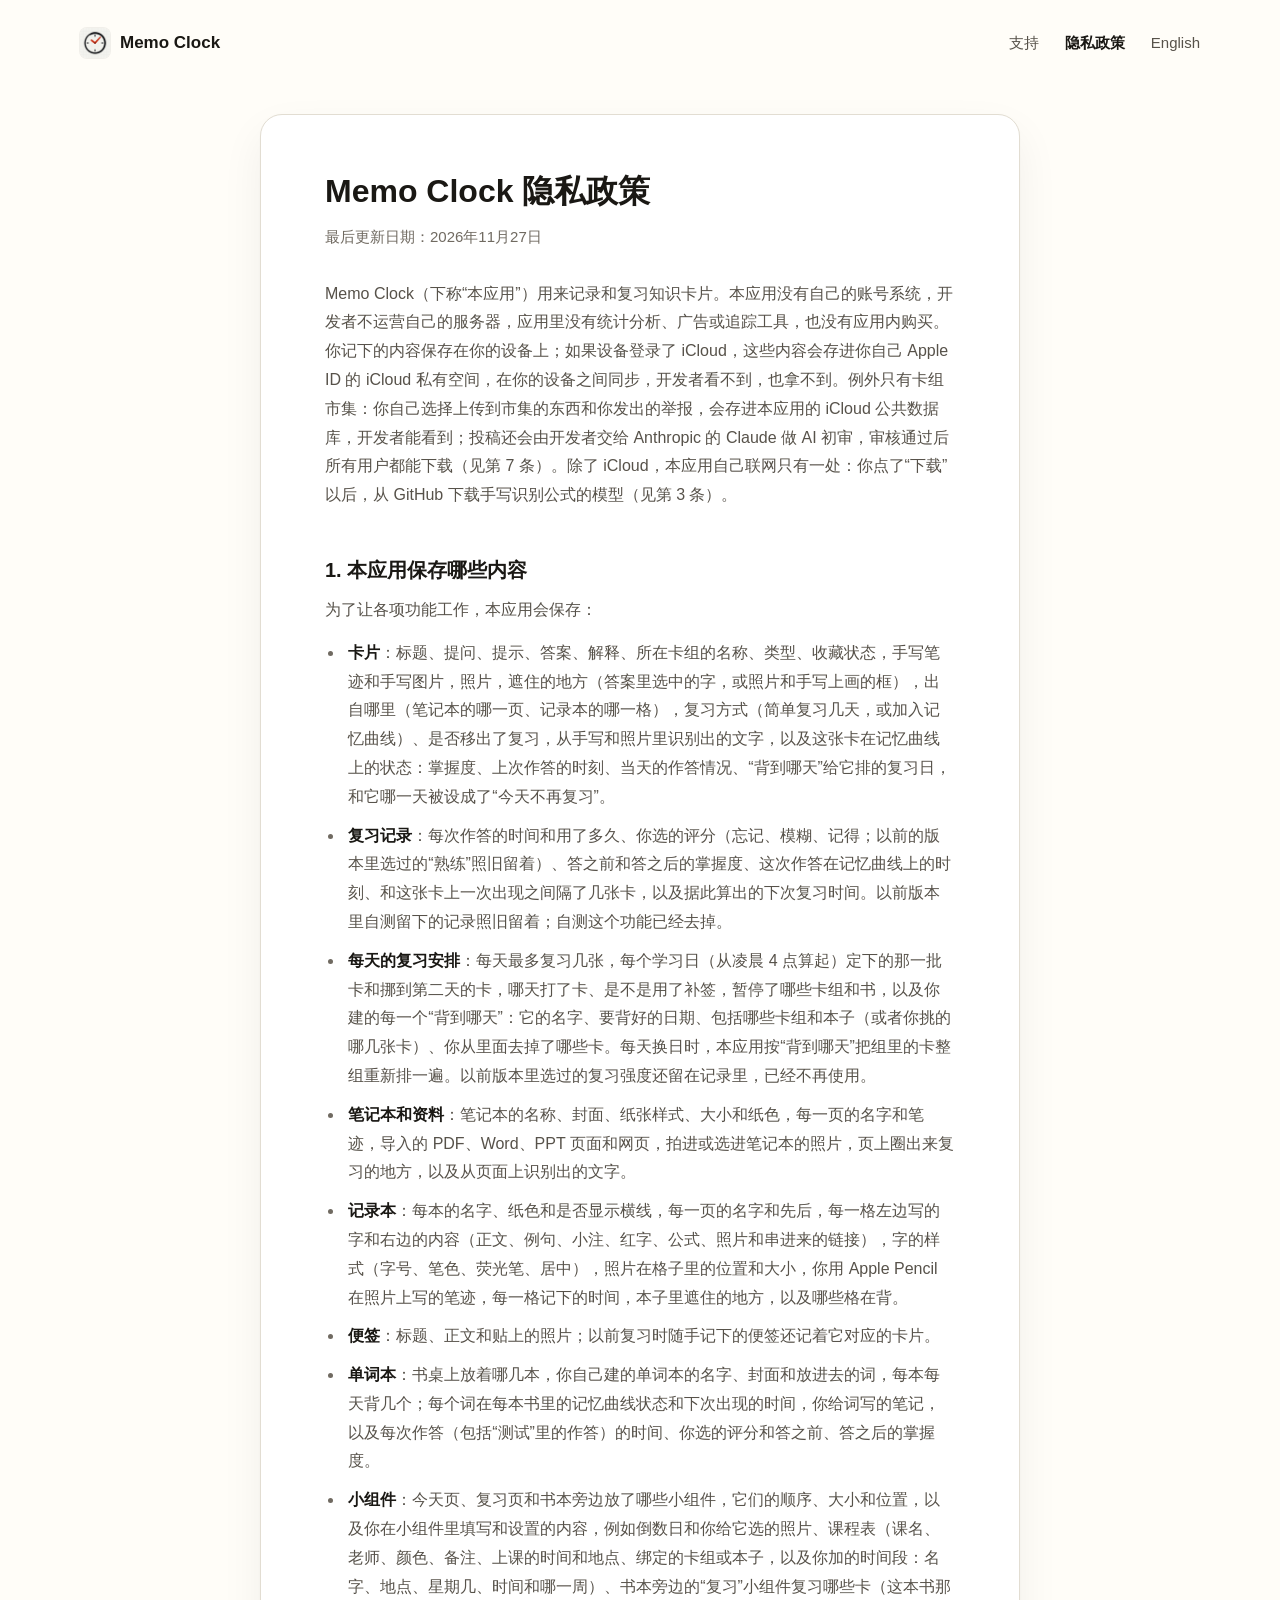
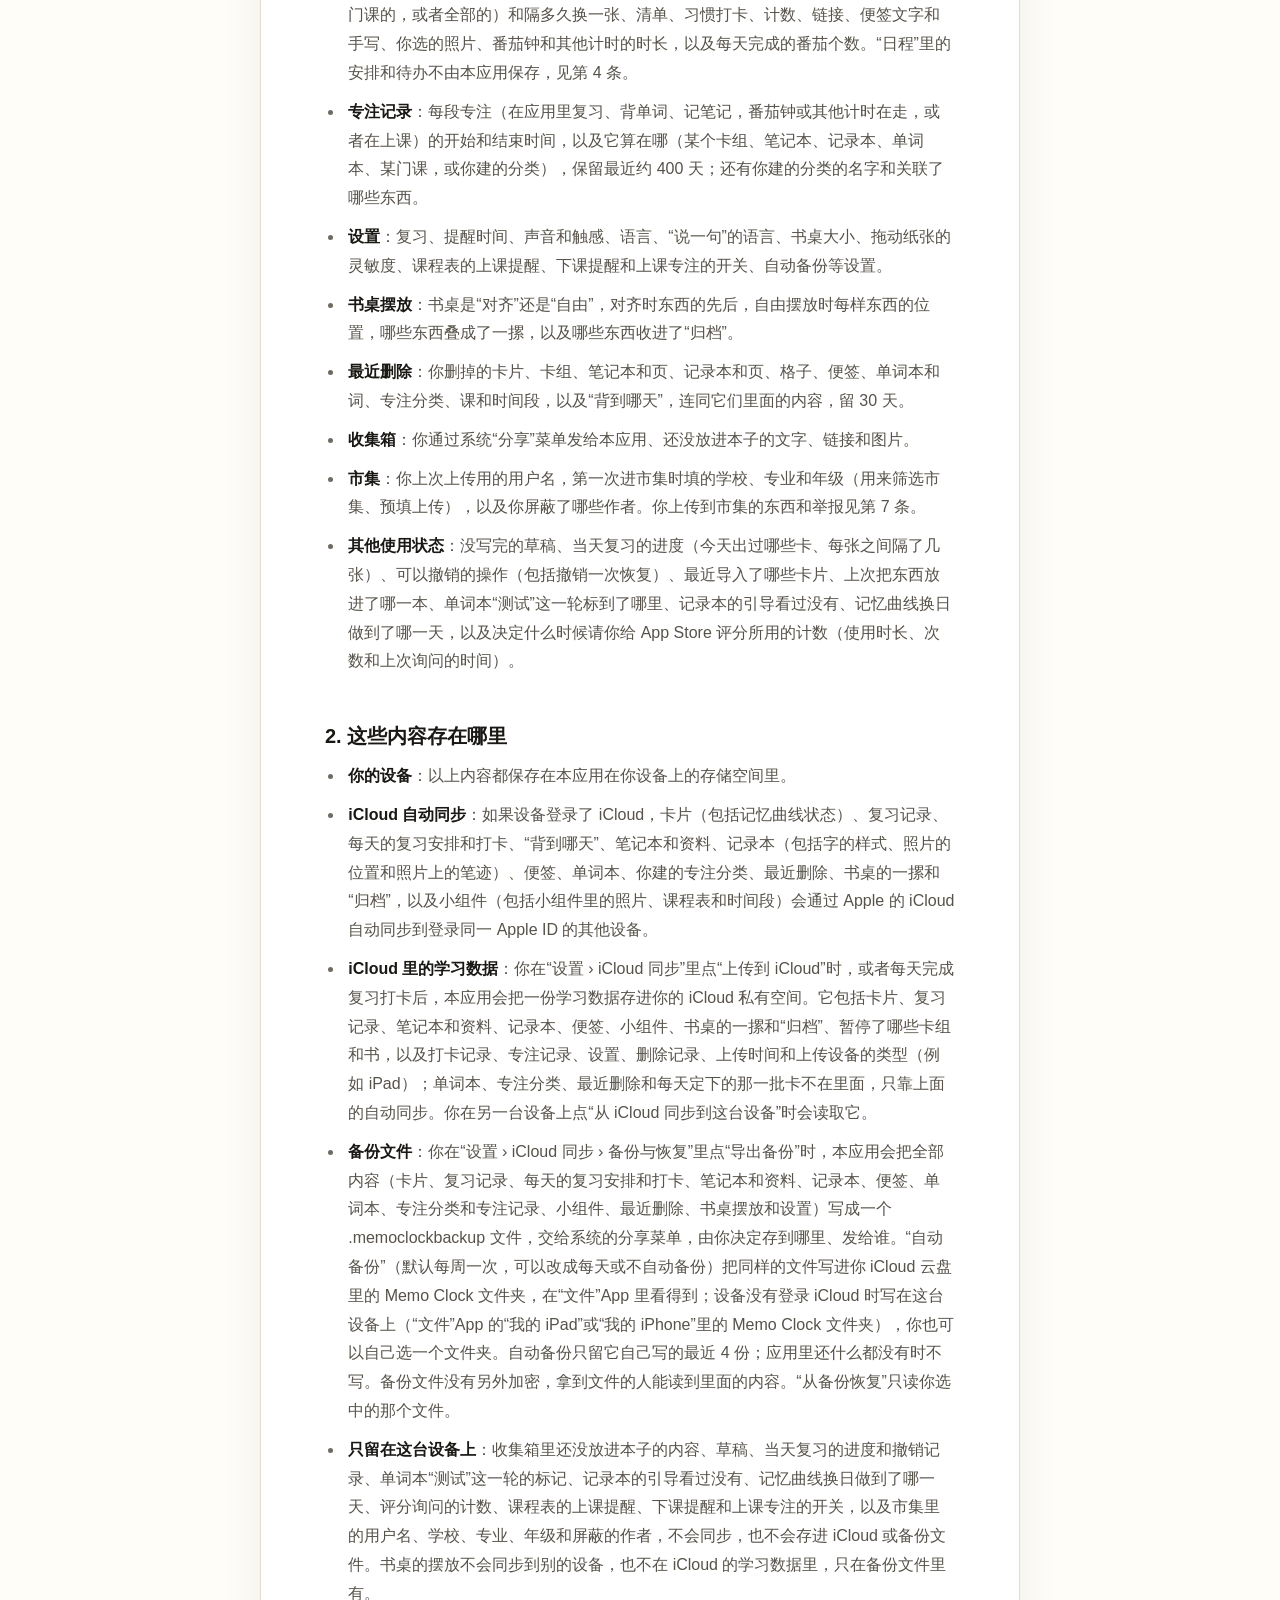
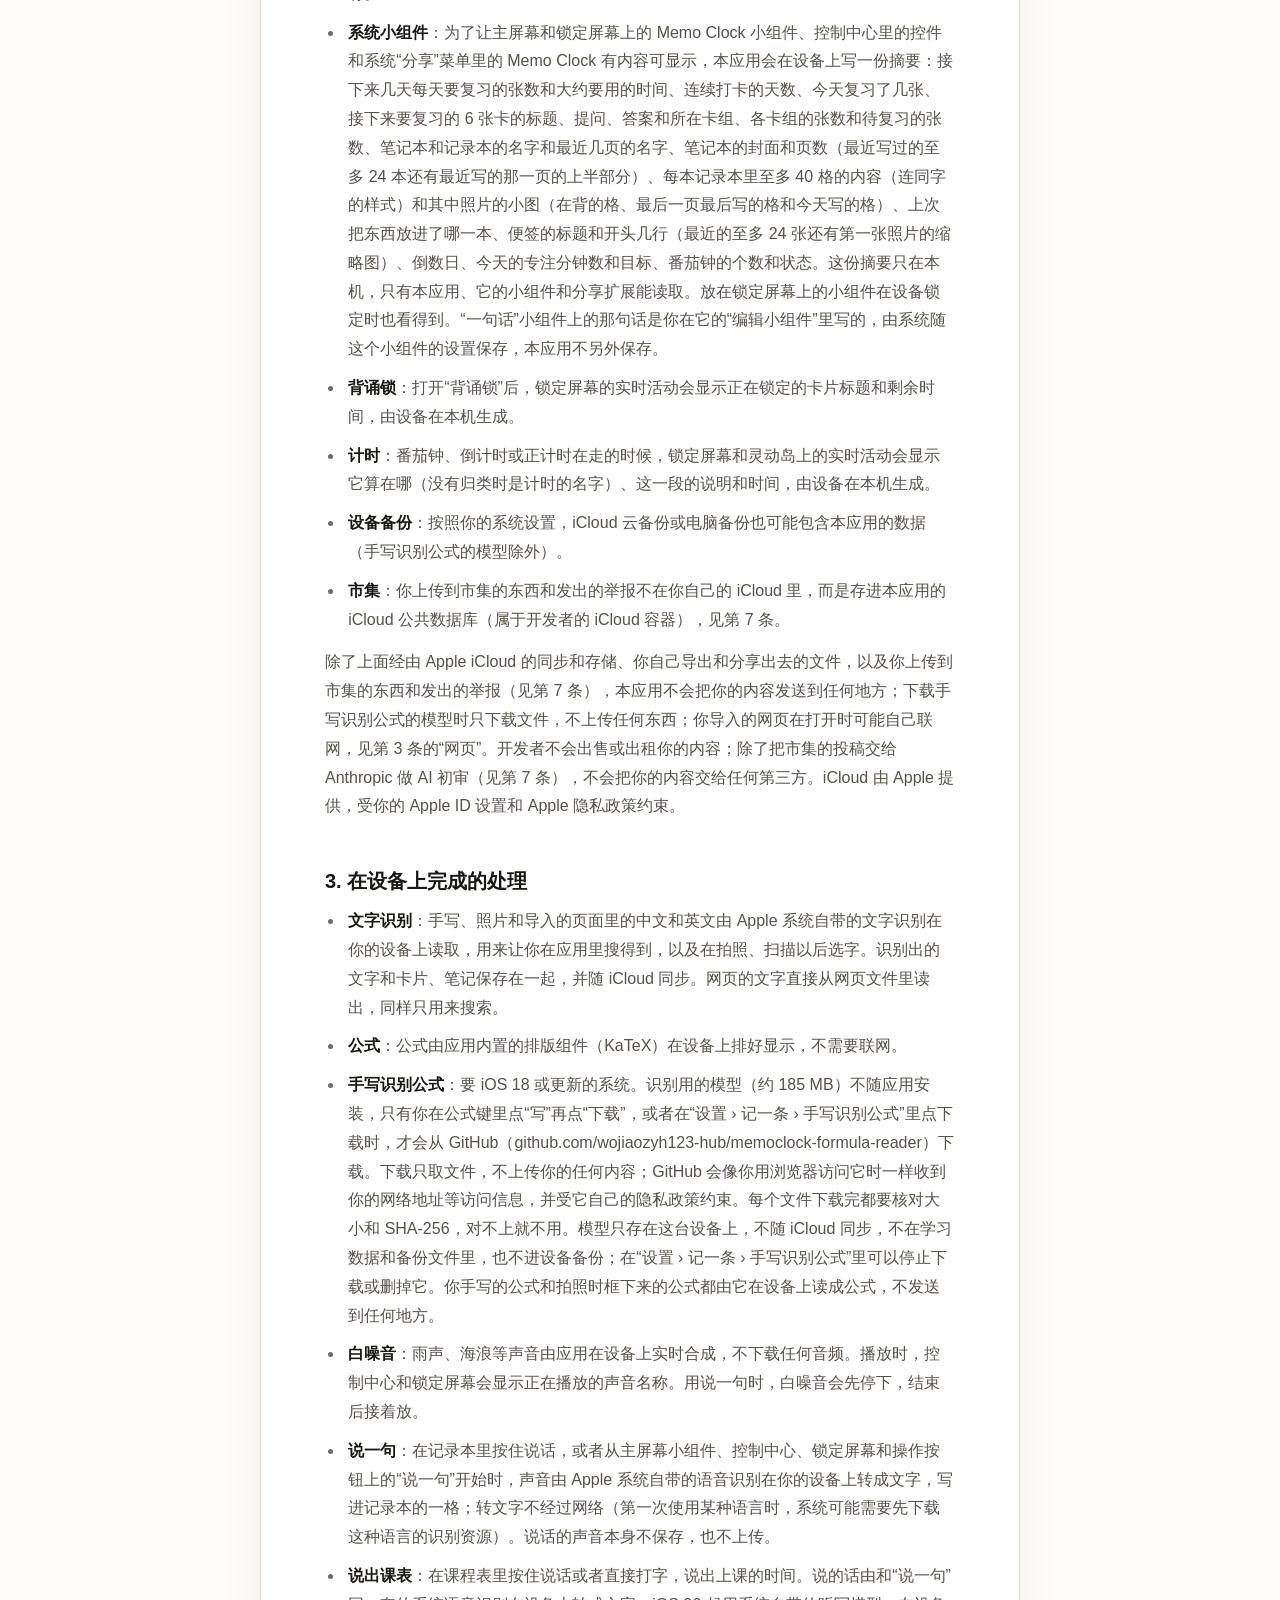
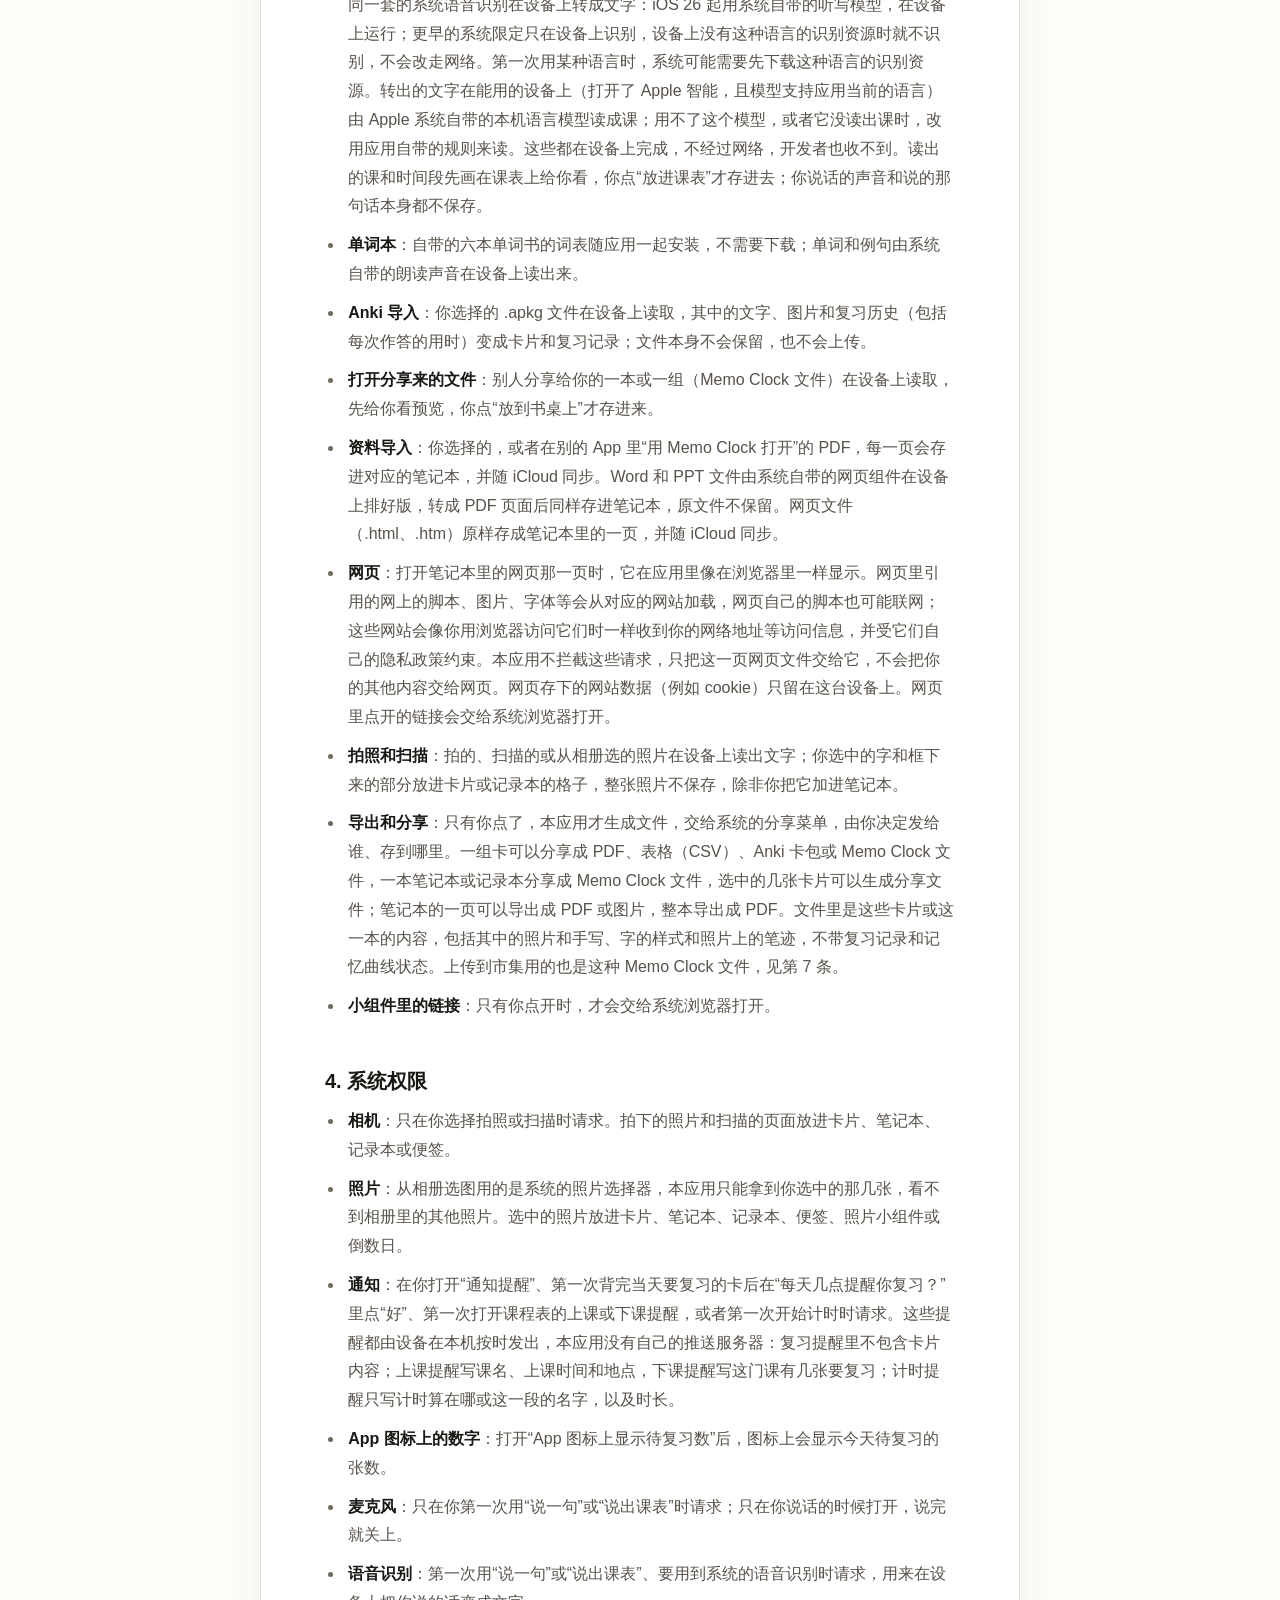
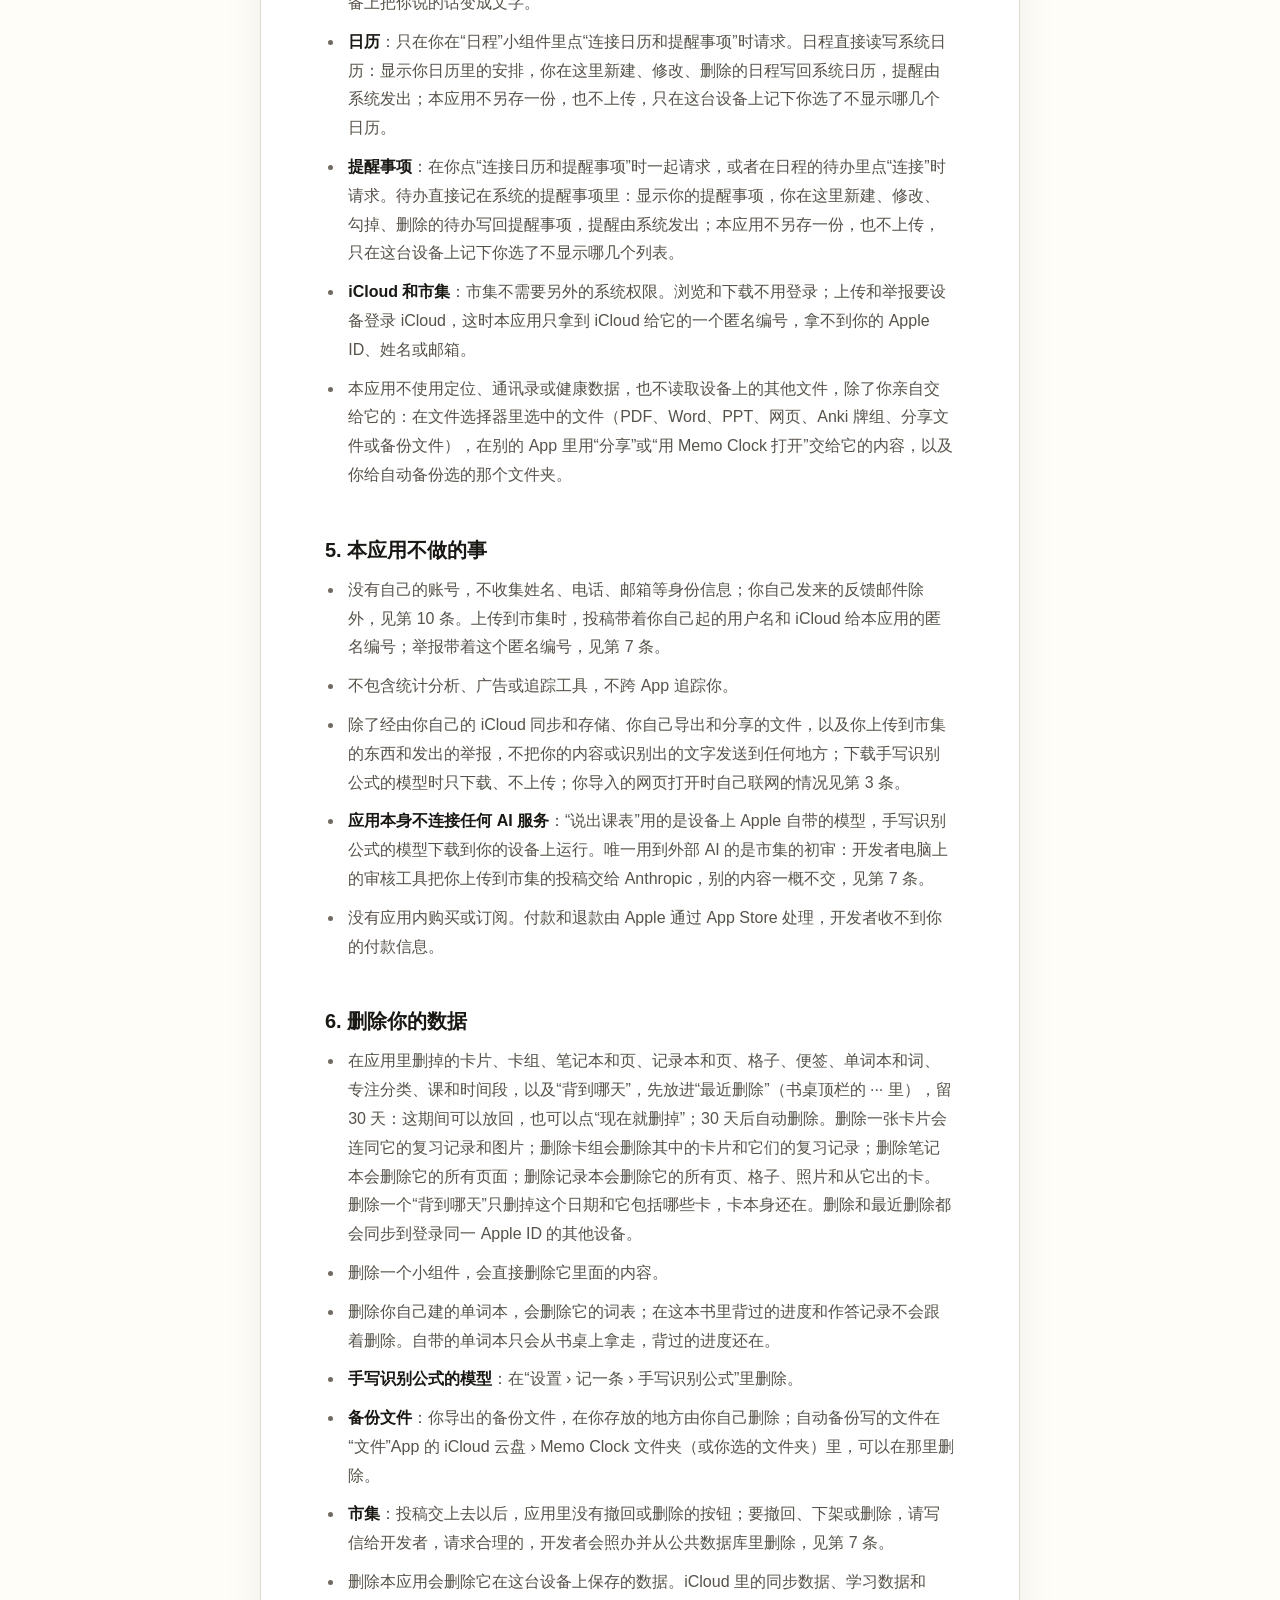
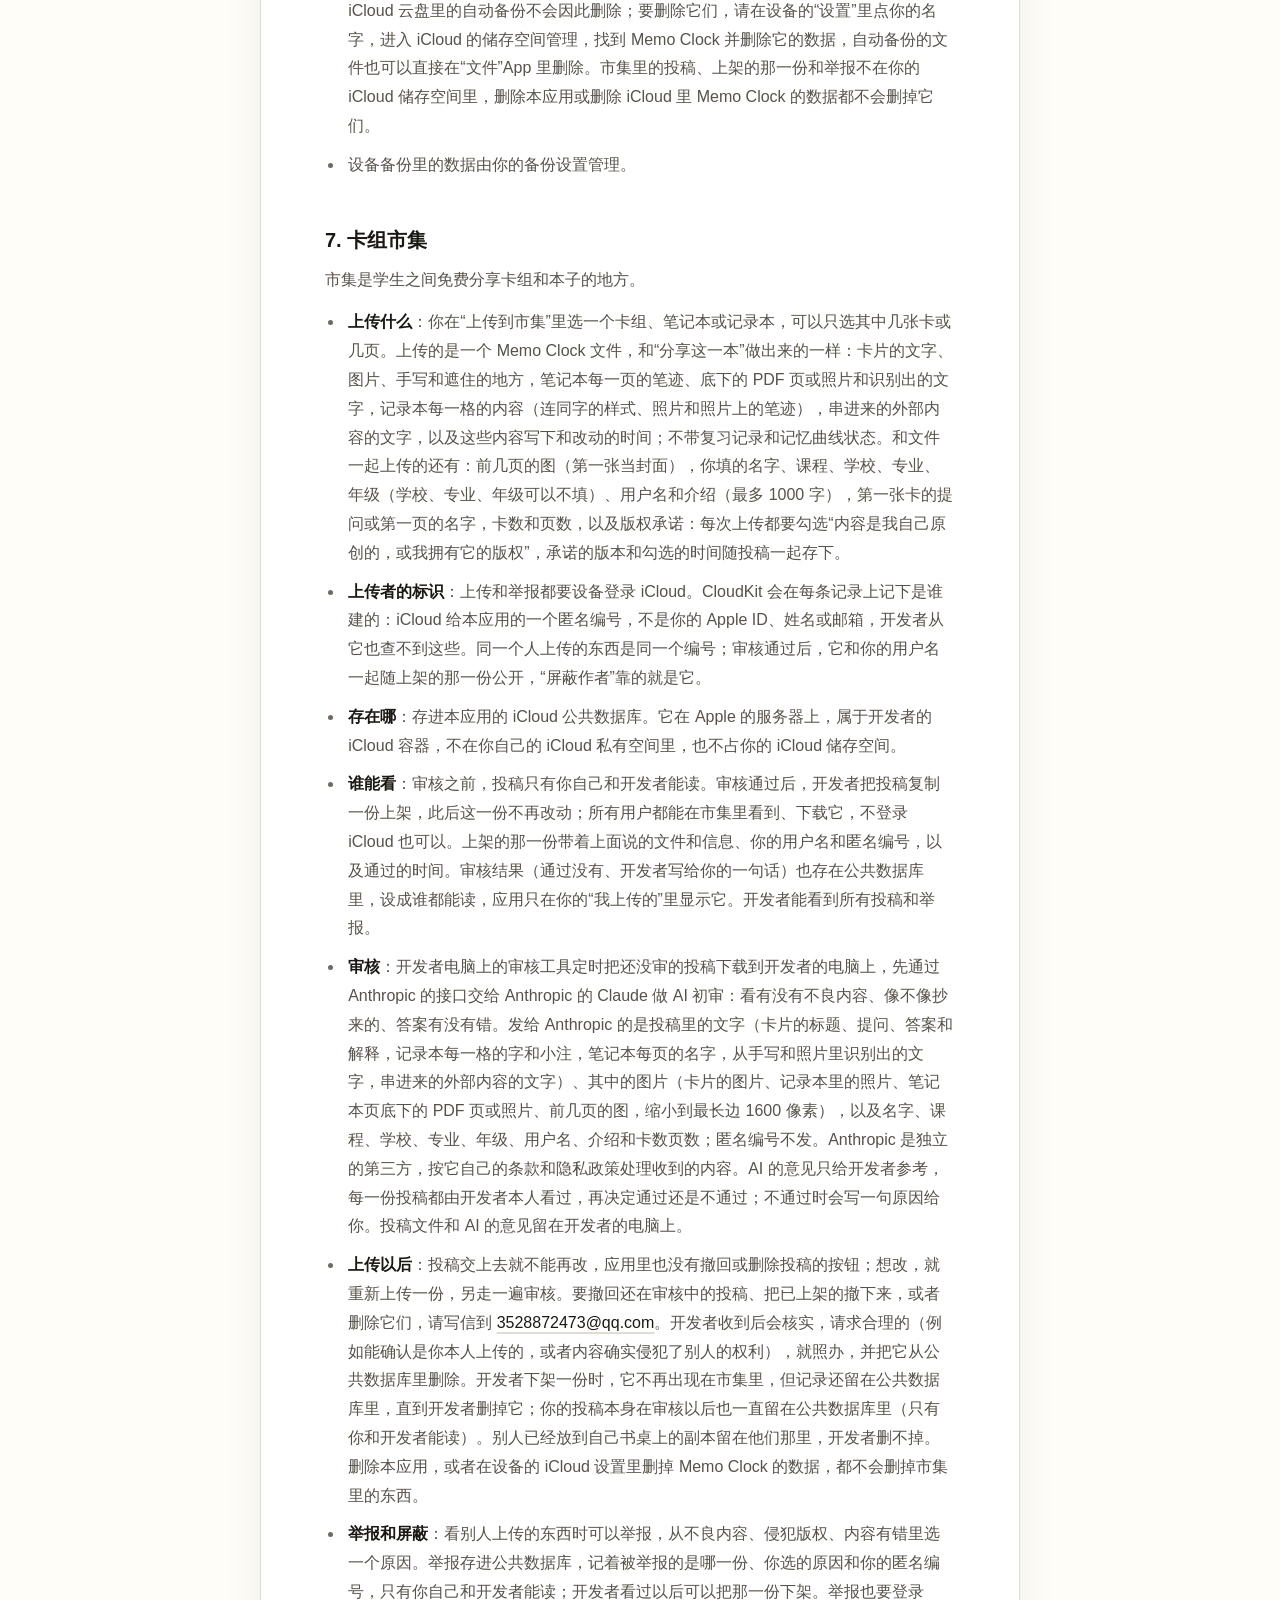
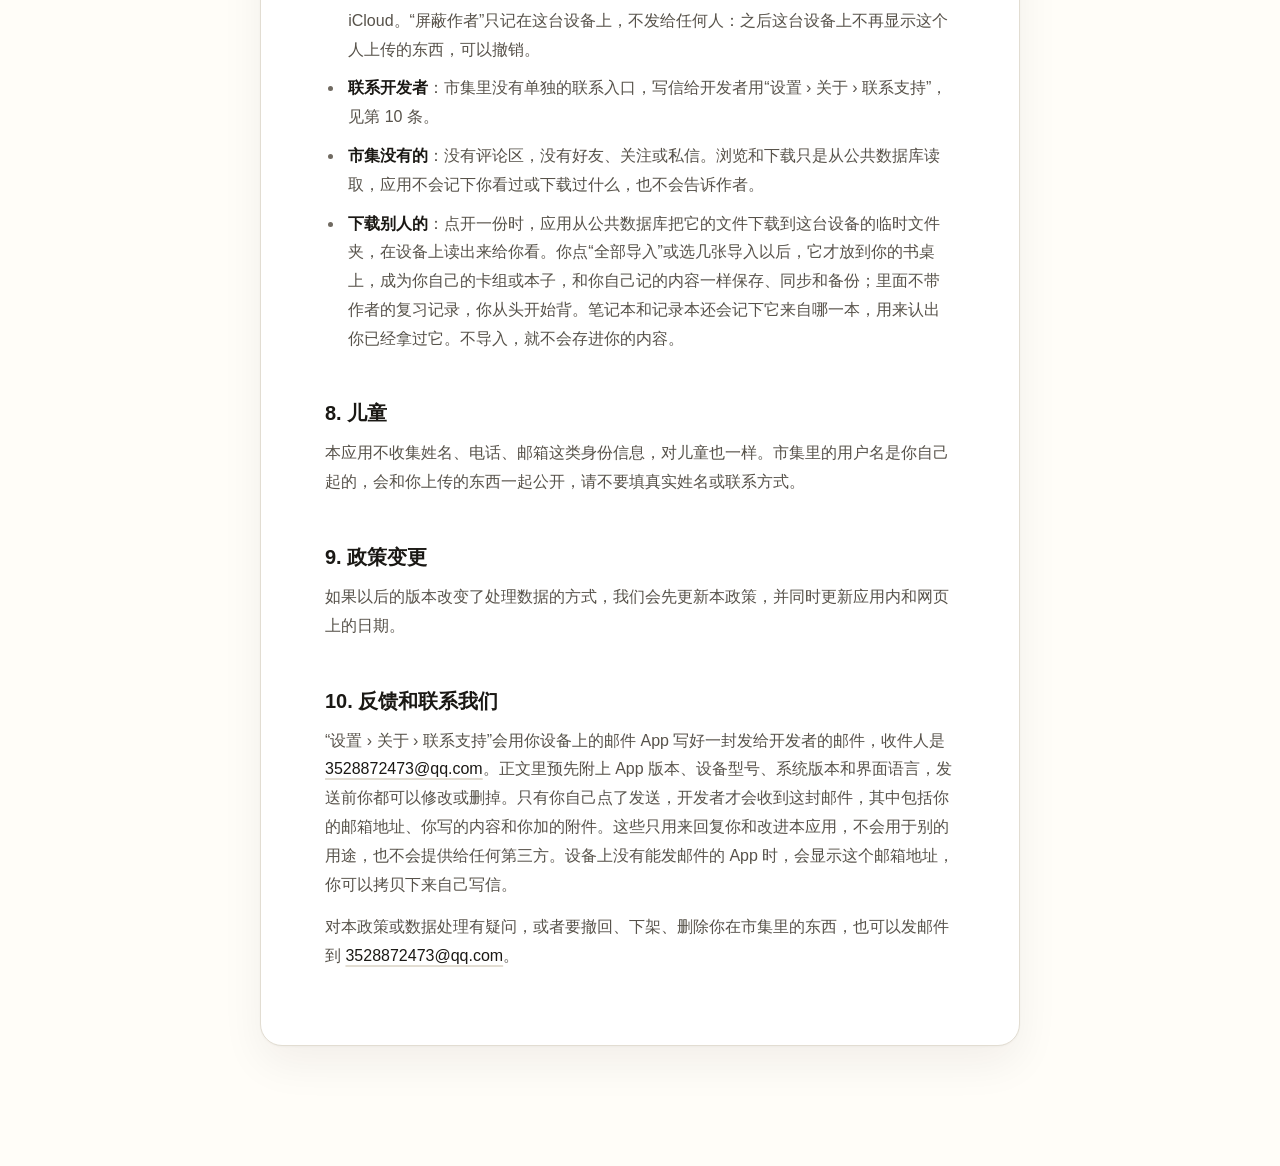
<file: privacy.html>
<!doctype html>
<html lang="zh-Hans">
<head>
  <meta charset="utf-8">
  <meta name="viewport" content="width=device-width, initial-scale=1">
  <title>隐私政策 · Memo Clock</title>
  <meta name="description" content="Memo Clock 保存哪些数据、存在哪里、怎么删除。">
  <link rel="icon" href="assets/icon-64.png">
  <link rel="apple-touch-icon" href="assets/icon-256.png">
  <link rel="stylesheet" href="styles.css">
</head>
<body>
  <header class="top">
    <a class="brand" href="index.html"><img src="assets/icon-64.png" alt="">Memo Clock</a>
    <nav>
      <a href="support.html">支持</a>
      <a href="privacy.html" aria-current="page">隐私政策</a>
      <a href="privacy-en.html" lang="en" hreflang="en">English</a>
    </nav>
  </header>

  <main>
    <article class="policy sheet">
      <h1>Memo Clock 隐私政策</h1>
      <p class="updated">最后更新日期：2026年11月27日</p>
      <p>Memo Clock（下称“本应用”）用来记录和复习知识卡片。本应用没有自己的账号系统，开发者不运营自己的服务器，应用里没有统计分析、广告或追踪工具，也没有应用内购买。你记下的内容保存在你的设备上；如果设备登录了 iCloud，这些内容会存进你自己 Apple ID 的 iCloud 私有空间，在你的设备之间同步，开发者看不到，也拿不到。例外只有卡组市集：你自己选择上传到市集的东西和你发出的举报，会存进本应用的 iCloud 公共数据库，开发者能看到；投稿还会由开发者交给 Anthropic 的 Claude 做 AI 初审，审核通过后所有用户都能下载（见第 7 条）。除了 iCloud，本应用自己联网只有一处：你点了“下载”以后，从 GitHub 下载手写识别公式的模型（见第 3 条）。</p>
      <h2>1. 本应用保存哪些内容</h2>
      <p>为了让各项功能工作，本应用会保存：</p>
      <ul>
        <li><strong>卡片</strong>：标题、提问、提示、答案、解释、所在卡组的名称、类型、收藏状态，手写笔迹和手写图片，照片，遮住的地方（答案里选中的字，或照片和手写上画的框），出自哪里（笔记本的哪一页、记录本的哪一格），复习方式（简单复习几天，或加入记忆曲线）、是否移出了复习，从手写和照片里识别出的文字，以及这张卡在记忆曲线上的状态：掌握度、上次作答的时刻、当天的作答情况、“背到哪天”给它排的复习日，和它哪一天被设成了“今天不再复习”。</li>
        <li><strong>复习记录</strong>：每次作答的时间和用了多久、你选的评分（忘记、模糊、记得；以前的版本里选过的“熟练”照旧留着）、答之前和答之后的掌握度、这次作答在记忆曲线上的时刻、和这张卡上一次出现之间隔了几张卡，以及据此算出的下次复习时间。以前版本里自测留下的记录照旧留着；自测这个功能已经去掉。</li>
        <li><strong>每天的复习安排</strong>：每天最多复习几张，每个学习日（从凌晨 4 点算起）定下的那一批卡和挪到第二天的卡，哪天打了卡、是不是用了补签，暂停了哪些卡组和书，以及你建的每一个“背到哪天”：它的名字、要背好的日期、包括哪些卡组和本子（或者你挑的哪几张卡）、你从里面去掉了哪些卡。每天换日时，本应用按“背到哪天”把组里的卡整组重新排一遍。以前版本里选过的复习强度还留在记录里，已经不再使用。</li>
        <li><strong>笔记本和资料</strong>：笔记本的名称、封面、纸张样式、大小和纸色，每一页的名字和笔迹，导入的 PDF、Word、PPT 页面和网页，拍进或选进笔记本的照片，页上圈出来复习的地方，以及从页面上识别出的文字。</li>
        <li><strong>记录本</strong>：每本的名字、纸色和是否显示横线，每一页的名字和先后，每一格左边写的字和右边的内容（正文、例句、小注、红字、公式、照片和串进来的链接），字的样式（字号、笔色、荧光笔、居中），照片在格子里的位置和大小，你用 Apple Pencil 在照片上写的笔迹，每一格记下的时间，本子里遮住的地方，以及哪些格在背。</li>
        <li><strong>便签</strong>：标题、正文和贴上的照片；以前复习时随手记下的便签还记着它对应的卡片。</li>
        <li><strong>单词本</strong>：书桌上放着哪几本，你自己建的单词本的名字、封面和放进去的词，每本每天背几个；每个词在每本书里的记忆曲线状态和下次出现的时间，你给词写的笔记，以及每次作答（包括“测试”里的作答）的时间、你选的评分和答之前、答之后的掌握度。</li>
        <li><strong>小组件</strong>：今天页、复习页和书本旁边放了哪些小组件，它们的顺序、大小和位置，以及你在小组件里填写和设置的内容，例如倒数日和你给它选的照片、课程表（课名、老师、颜色、备注、上课的时间和地点、绑定的卡组或本子，以及你加的时间段：名字、地点、星期几、时间和哪一周）、书本旁边的“复习”小组件复习哪些卡（这本书那门课的，或者全部的）和隔多久换一张、清单、习惯打卡、计数、链接、便签文字和手写、你选的照片、番茄钟和其他计时的时长，以及每天完成的番茄个数。“日程”里的安排和待办不由本应用保存，见第 4 条。</li>
        <li><strong>专注记录</strong>：每段专注（在应用里复习、背单词、记笔记，番茄钟或其他计时在走，或者在上课）的开始和结束时间，以及它算在哪（某个卡组、笔记本、记录本、单词本、某门课，或你建的分类），保留最近约 400 天；还有你建的分类的名字和关联了哪些东西。</li>
        <li><strong>设置</strong>：复习、提醒时间、声音和触感、语言、“说一句”的语言、书桌大小、拖动纸张的灵敏度、课程表的上课提醒、下课提醒和上课专注的开关、自动备份等设置。</li>
        <li><strong>书桌摆放</strong>：书桌是“对齐”还是“自由”，对齐时东西的先后，自由摆放时每样东西的位置，哪些东西叠成了一摞，以及哪些东西收进了“归档”。</li>
        <li><strong>最近删除</strong>：你删掉的卡片、卡组、笔记本和页、记录本和页、格子、便签、单词本和词、专注分类、课和时间段，以及“背到哪天”，连同它们里面的内容，留 30 天。</li>
        <li><strong>收集箱</strong>：你通过系统“分享”菜单发给本应用、还没放进本子的文字、链接和图片。</li>
        <li><strong>市集</strong>：你上次上传用的用户名，第一次进市集时填的学校、专业和年级（用来筛选市集、预填上传），以及你屏蔽了哪些作者。你上传到市集的东西和举报见第 7 条。</li>
        <li><strong>其他使用状态</strong>：没写完的草稿、当天复习的进度（今天出过哪些卡、每张之间隔了几张）、可以撤销的操作（包括撤销一次恢复）、最近导入了哪些卡片、上次把东西放进了哪一本、单词本“测试”这一轮标到了哪里、记录本的引导看过没有、记忆曲线换日做到了哪一天，以及决定什么时候请你给 App Store 评分所用的计数（使用时长、次数和上次询问的时间）。</li>
      </ul>
      <h2>2. 这些内容存在哪里</h2>
      <ul>
        <li><strong>你的设备</strong>：以上内容都保存在本应用在你设备上的存储空间里。</li>
        <li><strong>iCloud 自动同步</strong>：如果设备登录了 iCloud，卡片（包括记忆曲线状态）、复习记录、每天的复习安排和打卡、“背到哪天”、笔记本和资料、记录本（包括字的样式、照片的位置和照片上的笔迹）、便签、单词本、你建的专注分类、最近删除、书桌的一摞和“归档”，以及小组件（包括小组件里的照片、课程表和时间段）会通过 Apple 的 iCloud 自动同步到登录同一 Apple ID 的其他设备。</li>
        <li><strong>iCloud 里的学习数据</strong>：你在“设置 › iCloud 同步”里点“上传到 iCloud”时，或者每天完成复习打卡后，本应用会把一份学习数据存进你的 iCloud 私有空间。它包括卡片、复习记录、笔记本和资料、记录本、便签、小组件、书桌的一摞和“归档”、暂停了哪些卡组和书，以及打卡记录、专注记录、设置、删除记录、上传时间和上传设备的类型（例如 iPad）；单词本、专注分类、最近删除和每天定下的那一批卡不在里面，只靠上面的自动同步。你在另一台设备上点“从 iCloud 同步到这台设备”时会读取它。</li>
        <li><strong>备份文件</strong>：你在“设置 › iCloud 同步 › 备份与恢复”里点“导出备份”时，本应用会把全部内容（卡片、复习记录、每天的复习安排和打卡、笔记本和资料、记录本、便签、单词本、专注分类和专注记录、小组件、最近删除、书桌摆放和设置）写成一个 .memoclockbackup 文件，交给系统的分享菜单，由你决定存到哪里、发给谁。“自动备份”（默认每周一次，可以改成每天或不自动备份）把同样的文件写进你 iCloud 云盘里的 Memo Clock 文件夹，在“文件”App 里看得到；设备没有登录 iCloud 时写在这台设备上（“文件”App 的“我的 iPad”或“我的 iPhone”里的 Memo Clock 文件夹），你也可以自己选一个文件夹。自动备份只留它自己写的最近 4 份；应用里还什么都没有时不写。备份文件没有另外加密，拿到文件的人能读到里面的内容。“从备份恢复”只读你选中的那个文件。</li>
        <li><strong>只留在这台设备上</strong>：收集箱里还没放进本子的内容、草稿、当天复习的进度和撤销记录、单词本“测试”这一轮的标记、记录本的引导看过没有、记忆曲线换日做到了哪一天、评分询问的计数、课程表的上课提醒、下课提醒和上课专注的开关，以及市集里的用户名、学校、专业、年级和屏蔽的作者，不会同步，也不会存进 iCloud 或备份文件。书桌的摆放不会同步到别的设备，也不在 iCloud 的学习数据里，只在备份文件里有。</li>
        <li><strong>系统小组件</strong>：为了让主屏幕和锁定屏幕上的 Memo Clock 小组件、控制中心里的控件和系统“分享”菜单里的 Memo Clock 有内容可显示，本应用会在设备上写一份摘要：接下来几天每天要复习的张数和大约要用的时间、连续打卡的天数、今天复习了几张、接下来要复习的 6 张卡的标题、提问、答案和所在卡组、各卡组的张数和待复习的张数、笔记本和记录本的名字和最近几页的名字、笔记本的封面和页数（最近写过的至多 24 本还有最近写的那一页的上半部分）、每本记录本里至多 40 格的内容（连同字的样式）和其中照片的小图（在背的格、最后一页最后写的格和今天写的格）、上次把东西放进了哪一本、便签的标题和开头几行（最近的至多 24 张还有第一张照片的缩略图）、倒数日、今天的专注分钟数和目标、番茄钟的个数和状态。这份摘要只在本机，只有本应用、它的小组件和分享扩展能读取。放在锁定屏幕上的小组件在设备锁定时也看得到。“一句话”小组件上的那句话是你在它的“编辑小组件”里写的，由系统随这个小组件的设置保存，本应用不另外保存。</li>
        <li><strong>背诵锁</strong>：打开“背诵锁”后，锁定屏幕的实时活动会显示正在锁定的卡片标题和剩余时间，由设备在本机生成。</li>
        <li><strong>计时</strong>：番茄钟、倒计时或正计时在走的时候，锁定屏幕和灵动岛上的实时活动会显示它算在哪（没有归类时是计时的名字）、这一段的说明和时间，由设备在本机生成。</li>
        <li><strong>设备备份</strong>：按照你的系统设置，iCloud 云备份或电脑备份也可能包含本应用的数据（手写识别公式的模型除外）。</li>
        <li><strong>市集</strong>：你上传到市集的东西和发出的举报不在你自己的 iCloud 里，而是存进本应用的 iCloud 公共数据库（属于开发者的 iCloud 容器），见第 7 条。</li>
      </ul>
      <p>除了上面经由 Apple iCloud 的同步和存储、你自己导出和分享出去的文件，以及你上传到市集的东西和发出的举报（见第 7 条），本应用不会把你的内容发送到任何地方；下载手写识别公式的模型时只下载文件，不上传任何东西；你导入的网页在打开时可能自己联网，见第 3 条的“网页”。开发者不会出售或出租你的内容；除了把市集的投稿交给 Anthropic 做 AI 初审（见第 7 条），不会把你的内容交给任何第三方。iCloud 由 Apple 提供，受你的 Apple ID 设置和 Apple 隐私政策约束。</p>
      <h2>3. 在设备上完成的处理</h2>
      <ul>
        <li><strong>文字识别</strong>：手写、照片和导入的页面里的中文和英文由 Apple 系统自带的文字识别在你的设备上读取，用来让你在应用里搜得到，以及在拍照、扫描以后选字。识别出的文字和卡片、笔记保存在一起，并随 iCloud 同步。网页的文字直接从网页文件里读出，同样只用来搜索。</li>
        <li><strong>公式</strong>：公式由应用内置的排版组件（KaTeX）在设备上排好显示，不需要联网。</li>
        <li><strong>手写识别公式</strong>：要 iOS 18 或更新的系统。识别用的模型（约 185 MB）不随应用安装，只有你在公式键里点“写”再点“下载”，或者在“设置 › 记一条 › 手写识别公式”里点下载时，才会从 GitHub（github.com/wojiaozyh123-hub/memoclock-formula-reader）下载。下载只取文件，不上传你的任何内容；GitHub 会像你用浏览器访问它时一样收到你的网络地址等访问信息，并受它自己的隐私政策约束。每个文件下载完都要核对大小和 SHA-256，对不上就不用。模型只存在这台设备上，不随 iCloud 同步，不在学习数据和备份文件里，也不进设备备份；在“设置 › 记一条 › 手写识别公式”里可以停止下载或删掉它。你手写的公式和拍照时框下来的公式都由它在设备上读成公式，不发送到任何地方。</li>
        <li><strong>白噪音</strong>：雨声、海浪等声音由应用在设备上实时合成，不下载任何音频。播放时，控制中心和锁定屏幕会显示正在播放的声音名称。用说一句时，白噪音会先停下，结束后接着放。</li>
        <li><strong>说一句</strong>：在记录本里按住说话，或者从主屏幕小组件、控制中心、锁定屏幕和操作按钮上的“说一句”开始时，声音由 Apple 系统自带的语音识别在你的设备上转成文字，写进记录本的一格；转文字不经过网络（第一次使用某种语言时，系统可能需要先下载这种语言的识别资源）。说话的声音本身不保存，也不上传。</li>
        <li><strong>说出课表</strong>：在课程表里按住说话或者直接打字，说出上课的时间。说的话由和“说一句”同一套的系统语音识别在设备上转成文字：iOS 26 起用系统自带的听写模型，在设备上运行；更早的系统限定只在设备上识别，设备上没有这种语言的识别资源时就不识别，不会改走网络。第一次用某种语言时，系统可能需要先下载这种语言的识别资源。转出的文字在能用的设备上（打开了 Apple 智能，且模型支持应用当前的语言）由 Apple 系统自带的本机语言模型读成课；用不了这个模型，或者它没读出课时，改用应用自带的规则来读。这些都在设备上完成，不经过网络，开发者也收不到。读出的课和时间段先画在课表上给你看，你点“放进课表”才存进去；你说话的声音和说的那句话本身都不保存。</li>
        <li><strong>单词本</strong>：自带的六本单词书的词表随应用一起安装，不需要下载；单词和例句由系统自带的朗读声音在设备上读出来。</li>
        <li><strong>Anki 导入</strong>：你选择的 .apkg 文件在设备上读取，其中的文字、图片和复习历史（包括每次作答的用时）变成卡片和复习记录；文件本身不会保留，也不会上传。</li>
        <li><strong>打开分享来的文件</strong>：别人分享给你的一本或一组（Memo Clock 文件）在设备上读取，先给你看预览，你点“放到书桌上”才存进来。</li>
        <li><strong>资料导入</strong>：你选择的，或者在别的 App 里“用 Memo Clock 打开”的 PDF，每一页会存进对应的笔记本，并随 iCloud 同步。Word 和 PPT 文件由系统自带的网页组件在设备上排好版，转成 PDF 页面后同样存进笔记本，原文件不保留。网页文件（.html、.htm）原样存成笔记本里的一页，并随 iCloud 同步。</li>
        <li><strong>网页</strong>：打开笔记本里的网页那一页时，它在应用里像在浏览器里一样显示。网页里引用的网上的脚本、图片、字体等会从对应的网站加载，网页自己的脚本也可能联网；这些网站会像你用浏览器访问它们时一样收到你的网络地址等访问信息，并受它们自己的隐私政策约束。本应用不拦截这些请求，只把这一页网页文件交给它，不会把你的其他内容交给网页。网页存下的网站数据（例如 cookie）只留在这台设备上。网页里点开的链接会交给系统浏览器打开。</li>
        <li><strong>拍照和扫描</strong>：拍的、扫描的或从相册选的照片在设备上读出文字；你选中的字和框下来的部分放进卡片或记录本的格子，整张照片不保存，除非你把它加进笔记本。</li>
        <li><strong>导出和分享</strong>：只有你点了，本应用才生成文件，交给系统的分享菜单，由你决定发给谁、存到哪里。一组卡可以分享成 PDF、表格（CSV）、Anki 卡包或 Memo Clock 文件，一本笔记本或记录本分享成 Memo Clock 文件，选中的几张卡片可以生成分享文件；笔记本的一页可以导出成 PDF 或图片，整本导出成 PDF。文件里是这些卡片或这一本的内容，包括其中的照片和手写、字的样式和照片上的笔迹，不带复习记录和记忆曲线状态。上传到市集用的也是这种 Memo Clock 文件，见第 7 条。</li>
        <li><strong>小组件里的链接</strong>：只有你点开时，才会交给系统浏览器打开。</li>
      </ul>
      <h2>4. 系统权限</h2>
      <ul>
        <li><strong>相机</strong>：只在你选择拍照或扫描时请求。拍下的照片和扫描的页面放进卡片、笔记本、记录本或便签。</li>
        <li><strong>照片</strong>：从相册选图用的是系统的照片选择器，本应用只能拿到你选中的那几张，看不到相册里的其他照片。选中的照片放进卡片、笔记本、记录本、便签、照片小组件或倒数日。</li>
        <li><strong>通知</strong>：在你打开“通知提醒”、第一次背完当天要复习的卡后在“每天几点提醒你复习？”里点“好”、第一次打开课程表的上课或下课提醒，或者第一次开始计时时请求。这些提醒都由设备在本机按时发出，本应用没有自己的推送服务器：复习提醒里不包含卡片内容；上课提醒写课名、上课时间和地点，下课提醒写这门课有几张要复习；计时提醒只写计时算在哪或这一段的名字，以及时长。</li>
        <li><strong>App 图标上的数字</strong>：打开“App 图标上显示待复习数”后，图标上会显示今天待复习的张数。</li>
        <li><strong>麦克风</strong>：只在你第一次用“说一句”或“说出课表”时请求；只在你说话的时候打开，说完就关上。</li>
        <li><strong>语音识别</strong>：第一次用“说一句”或“说出课表”、要用到系统的语音识别时请求，用来在设备上把你说的话变成文字。</li>
        <li><strong>日历</strong>：只在你在“日程”小组件里点“连接日历和提醒事项”时请求。日程直接读写系统日历：显示你日历里的安排，你在这里新建、修改、删除的日程写回系统日历，提醒由系统发出；本应用不另存一份，也不上传，只在这台设备上记下你选了不显示哪几个日历。</li>
        <li><strong>提醒事项</strong>：在你点“连接日历和提醒事项”时一起请求，或者在日程的待办里点“连接”时请求。待办直接记在系统的提醒事项里：显示你的提醒事项，你在这里新建、修改、勾掉、删除的待办写回提醒事项，提醒由系统发出；本应用不另存一份，也不上传，只在这台设备上记下你选了不显示哪几个列表。</li>
        <li><strong>iCloud 和市集</strong>：市集不需要另外的系统权限。浏览和下载不用登录；上传和举报要设备登录 iCloud，这时本应用只拿到 iCloud 给它的一个匿名编号，拿不到你的 Apple ID、姓名或邮箱。</li>
        <li>本应用不使用定位、通讯录或健康数据，也不读取设备上的其他文件，除了你亲自交给它的：在文件选择器里选中的文件（PDF、Word、PPT、网页、Anki 牌组、分享文件或备份文件），在别的 App 里用“分享”或“用 Memo Clock 打开”交给它的内容，以及你给自动备份选的那个文件夹。</li>
      </ul>
      <h2>5. 本应用不做的事</h2>
      <ul>
        <li>没有自己的账号，不收集姓名、电话、邮箱等身份信息；你自己发来的反馈邮件除外，见第 10 条。上传到市集时，投稿带着你自己起的用户名和 iCloud 给本应用的匿名编号；举报带着这个匿名编号，见第 7 条。</li>
        <li>不包含统计分析、广告或追踪工具，不跨 App 追踪你。</li>
        <li>除了经由你自己的 iCloud 同步和存储、你自己导出和分享的文件，以及你上传到市集的东西和发出的举报，不把你的内容或识别出的文字发送到任何地方；下载手写识别公式的模型时只下载、不上传；你导入的网页打开时自己联网的情况见第 3 条。</li>
        <li><strong>应用本身不连接任何 AI 服务</strong>：“说出课表”用的是设备上 Apple 自带的模型，手写识别公式的模型下载到你的设备上运行。唯一用到外部 AI 的是市集的初审：开发者电脑上的审核工具把你上传到市集的投稿交给 Anthropic，别的内容一概不交，见第 7 条。</li>
        <li>没有应用内购买或订阅。付款和退款由 Apple 通过 App Store 处理，开发者收不到你的付款信息。</li>
      </ul>
      <h2>6. 删除你的数据</h2>
      <ul>
        <li>在应用里删掉的卡片、卡组、笔记本和页、记录本和页、格子、便签、单词本和词、专注分类、课和时间段，以及“背到哪天”，先放进“最近删除”（书桌顶栏的 ··· 里），留 30 天：这期间可以放回，也可以点“现在就删掉”；30 天后自动删除。删除一张卡片会连同它的复习记录和图片；删除卡组会删除其中的卡片和它们的复习记录；删除笔记本会删除它的所有页面；删除记录本会删除它的所有页、格子、照片和从它出的卡。删除一个“背到哪天”只删掉这个日期和它包括哪些卡，卡本身还在。删除和最近删除都会同步到登录同一 Apple ID 的其他设备。</li>
        <li>删除一个小组件，会直接删除它里面的内容。</li>
        <li>删除你自己建的单词本，会删除它的词表；在这本书里背过的进度和作答记录不会跟着删除。自带的单词本只会从书桌上拿走，背过的进度还在。</li>
        <li><strong>手写识别公式的模型</strong>：在“设置 › 记一条 › 手写识别公式”里删除。</li>
        <li><strong>备份文件</strong>：你导出的备份文件，在你存放的地方由你自己删除；自动备份写的文件在“文件”App 的 iCloud 云盘 › Memo Clock 文件夹（或你选的文件夹）里，可以在那里删除。</li>
        <li><strong>市集</strong>：投稿交上去以后，应用里没有撤回或删除的按钮；要撤回、下架或删除，请写信给开发者，请求合理的，开发者会照办并从公共数据库里删除，见第 7 条。</li>
        <li>删除本应用会删除它在这台设备上保存的数据。iCloud 里的同步数据、学习数据和 iCloud 云盘里的自动备份不会因此删除；要删除它们，请在设备的“设置”里点你的名字，进入 iCloud 的储存空间管理，找到 Memo Clock 并删除它的数据，自动备份的文件也可以直接在“文件”App 里删除。市集里的投稿、上架的那一份和举报不在你的 iCloud 储存空间里，删除本应用或删除 iCloud 里 Memo Clock 的数据都不会删掉它们。</li>
        <li>设备备份里的数据由你的备份设置管理。</li>
      </ul>
      <h2>7. 卡组市集</h2>
      <p>市集是学生之间免费分享卡组和本子的地方。</p>
      <ul>
        <li><strong>上传什么</strong>：你在“上传到市集”里选一个卡组、笔记本或记录本，可以只选其中几张卡或几页。上传的是一个 Memo Clock 文件，和“分享这一本”做出来的一样：卡片的文字、图片、手写和遮住的地方，笔记本每一页的笔迹、底下的 PDF 页或照片和识别出的文字，记录本每一格的内容（连同字的样式、照片和照片上的笔迹），串进来的外部内容的文字，以及这些内容写下和改动的时间；不带复习记录和记忆曲线状态。和文件一起上传的还有：前几页的图（第一张当封面），你填的名字、课程、学校、专业、年级（学校、专业、年级可以不填）、用户名和介绍（最多 1000 字），第一张卡的提问或第一页的名字，卡数和页数，以及版权承诺：每次上传都要勾选“内容是我自己原创的，或我拥有它的版权”，承诺的版本和勾选的时间随投稿一起存下。</li>
        <li><strong>上传者的标识</strong>：上传和举报都要设备登录 iCloud。CloudKit 会在每条记录上记下是谁建的：iCloud 给本应用的一个匿名编号，不是你的 Apple ID、姓名或邮箱，开发者从它也查不到这些。同一个人上传的东西是同一个编号；审核通过后，它和你的用户名一起随上架的那一份公开，“屏蔽作者”靠的就是它。</li>
        <li><strong>存在哪</strong>：存进本应用的 iCloud 公共数据库。它在 Apple 的服务器上，属于开发者的 iCloud 容器，不在你自己的 iCloud 私有空间里，也不占你的 iCloud 储存空间。</li>
        <li><strong>谁能看</strong>：审核之前，投稿只有你自己和开发者能读。审核通过后，开发者把投稿复制一份上架，此后这一份不再改动；所有用户都能在市集里看到、下载它，不登录 iCloud 也可以。上架的那一份带着上面说的文件和信息、你的用户名和匿名编号，以及通过的时间。审核结果（通过没有、开发者写给你的一句话）也存在公共数据库里，设成谁都能读，应用只在你的“我上传的”里显示它。开发者能看到所有投稿和举报。</li>
        <li><strong>审核</strong>：开发者电脑上的审核工具定时把还没审的投稿下载到开发者的电脑上，先通过 Anthropic 的接口交给 Anthropic 的 Claude 做 AI 初审：看有没有不良内容、像不像抄来的、答案有没有错。发给 Anthropic 的是投稿里的文字（卡片的标题、提问、答案和解释，记录本每一格的字和小注，笔记本每页的名字，从手写和照片里识别出的文字，串进来的外部内容的文字）、其中的图片（卡片的图片、记录本里的照片、笔记本页底下的 PDF 页或照片、前几页的图，缩小到最长边 1600 像素），以及名字、课程、学校、专业、年级、用户名、介绍和卡数页数；匿名编号不发。Anthropic 是独立的第三方，按它自己的条款和隐私政策处理收到的内容。AI 的意见只给开发者参考，每一份投稿都由开发者本人看过，再决定通过还是不通过；不通过时会写一句原因给你。投稿文件和 AI 的意见留在开发者的电脑上。</li>
        <li><strong>上传以后</strong>：投稿交上去就不能再改，应用里也没有撤回或删除投稿的按钮；想改，就重新上传一份，另走一遍审核。要撤回还在审核中的投稿、把已上架的撤下来，或者删除它们，请写信到 <a href="mailto:3528872473@qq.com">3528872473@qq.com</a>。开发者收到后会核实，请求合理的（例如能确认是你本人上传的，或者内容确实侵犯了别人的权利），就照办，并把它从公共数据库里删除。开发者下架一份时，它不再出现在市集里，但记录还留在公共数据库里，直到开发者删掉它；你的投稿本身在审核以后也一直留在公共数据库里（只有你和开发者能读）。别人已经放到自己书桌上的副本留在他们那里，开发者删不掉。删除本应用，或者在设备的 iCloud 设置里删掉 Memo Clock 的数据，都不会删掉市集里的东西。</li>
        <li><strong>举报和屏蔽</strong>：看别人上传的东西时可以举报，从不良内容、侵犯版权、内容有错里选一个原因。举报存进公共数据库，记着被举报的是哪一份、你选的原因和你的匿名编号，只有你自己和开发者能读；开发者看过以后可以把那一份下架。举报也要登录 iCloud。“屏蔽作者”只记在这台设备上，不发给任何人：之后这台设备上不再显示这个人上传的东西，可以撤销。</li>
        <li><strong>联系开发者</strong>：市集里没有单独的联系入口，写信给开发者用“设置 › 关于 › 联系支持”，见第 10 条。</li>
        <li><strong>市集没有的</strong>：没有评论区，没有好友、关注或私信。浏览和下载只是从公共数据库读取，应用不会记下你看过或下载过什么，也不会告诉作者。</li>
        <li><strong>下载别人的</strong>：点开一份时，应用从公共数据库把它的文件下载到这台设备的临时文件夹，在设备上读出来给你看。你点“全部导入”或选几张导入以后，它才放到你的书桌上，成为你自己的卡组或本子，和你自己记的内容一样保存、同步和备份；里面不带作者的复习记录，你从头开始背。笔记本和记录本还会记下它来自哪一本，用来认出你已经拿过它。不导入，就不会存进你的内容。</li>
      </ul>
      <h2>8. 儿童</h2>
      <p>本应用不收集姓名、电话、邮箱这类身份信息，对儿童也一样。市集里的用户名是你自己起的，会和你上传的东西一起公开，请不要填真实姓名或联系方式。</p>
      <h2>9. 政策变更</h2>
      <p>如果以后的版本改变了处理数据的方式，我们会先更新本政策，并同时更新应用内和网页上的日期。</p>
      <h2>10. 反馈和联系我们</h2>
      <p>“设置 › 关于 › 联系支持”会用你设备上的邮件 App 写好一封发给开发者的邮件，收件人是 <a href="mailto:3528872473@qq.com">3528872473@qq.com</a>。正文里预先附上 App 版本、设备型号、系统版本和界面语言，发送前你都可以修改或删掉。只有你自己点了发送，开发者才会收到这封邮件，其中包括你的邮箱地址、你写的内容和你加的附件。这些只用来回复你和改进本应用，不会用于别的用途，也不会提供给任何第三方。设备上没有能发邮件的 App 时，会显示这个邮箱地址，你可以拷贝下来自己写信。</p>
      <p>对本政策或数据处理有疑问，或者要撤回、下架、删除你在市集里的东西，也可以发邮件到 <a href="mailto:3528872473@qq.com">3528872473@qq.com</a>。</p>
    </article>
  </main>
</body>
</html>
</file>
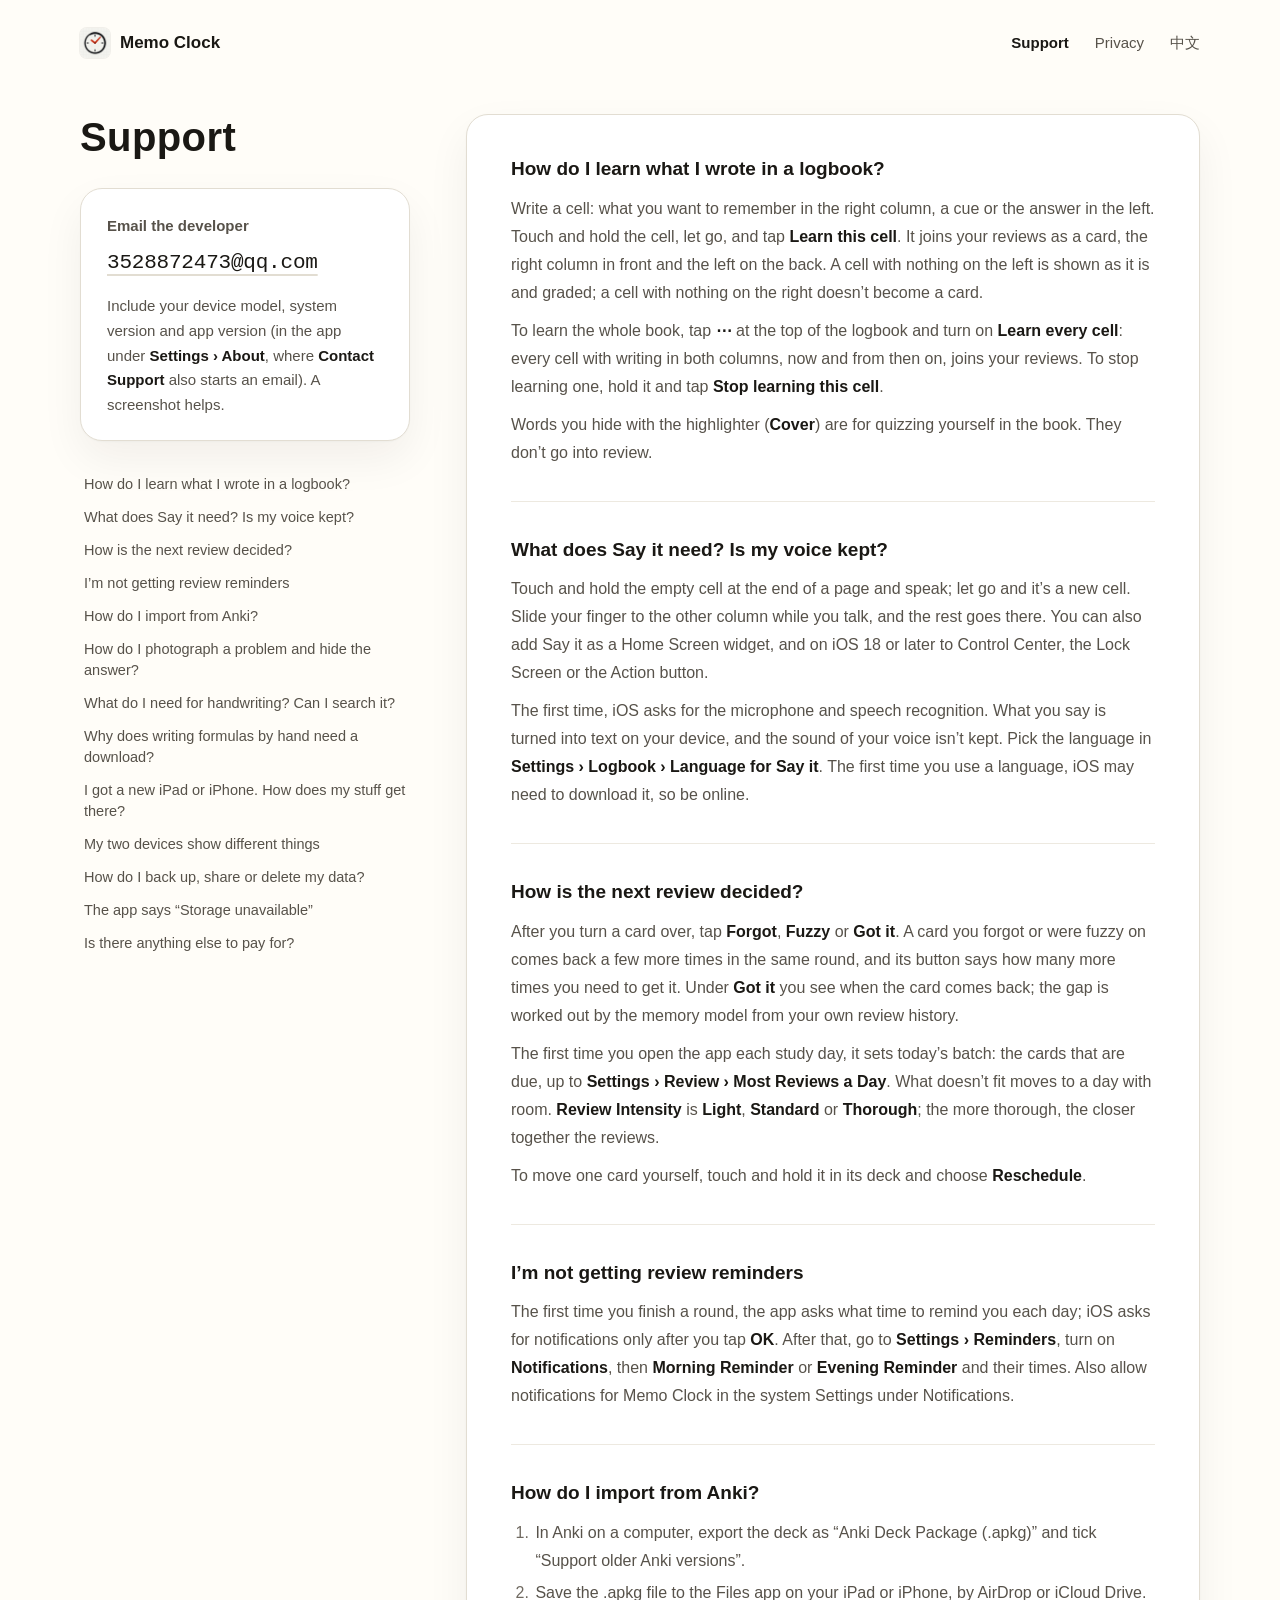
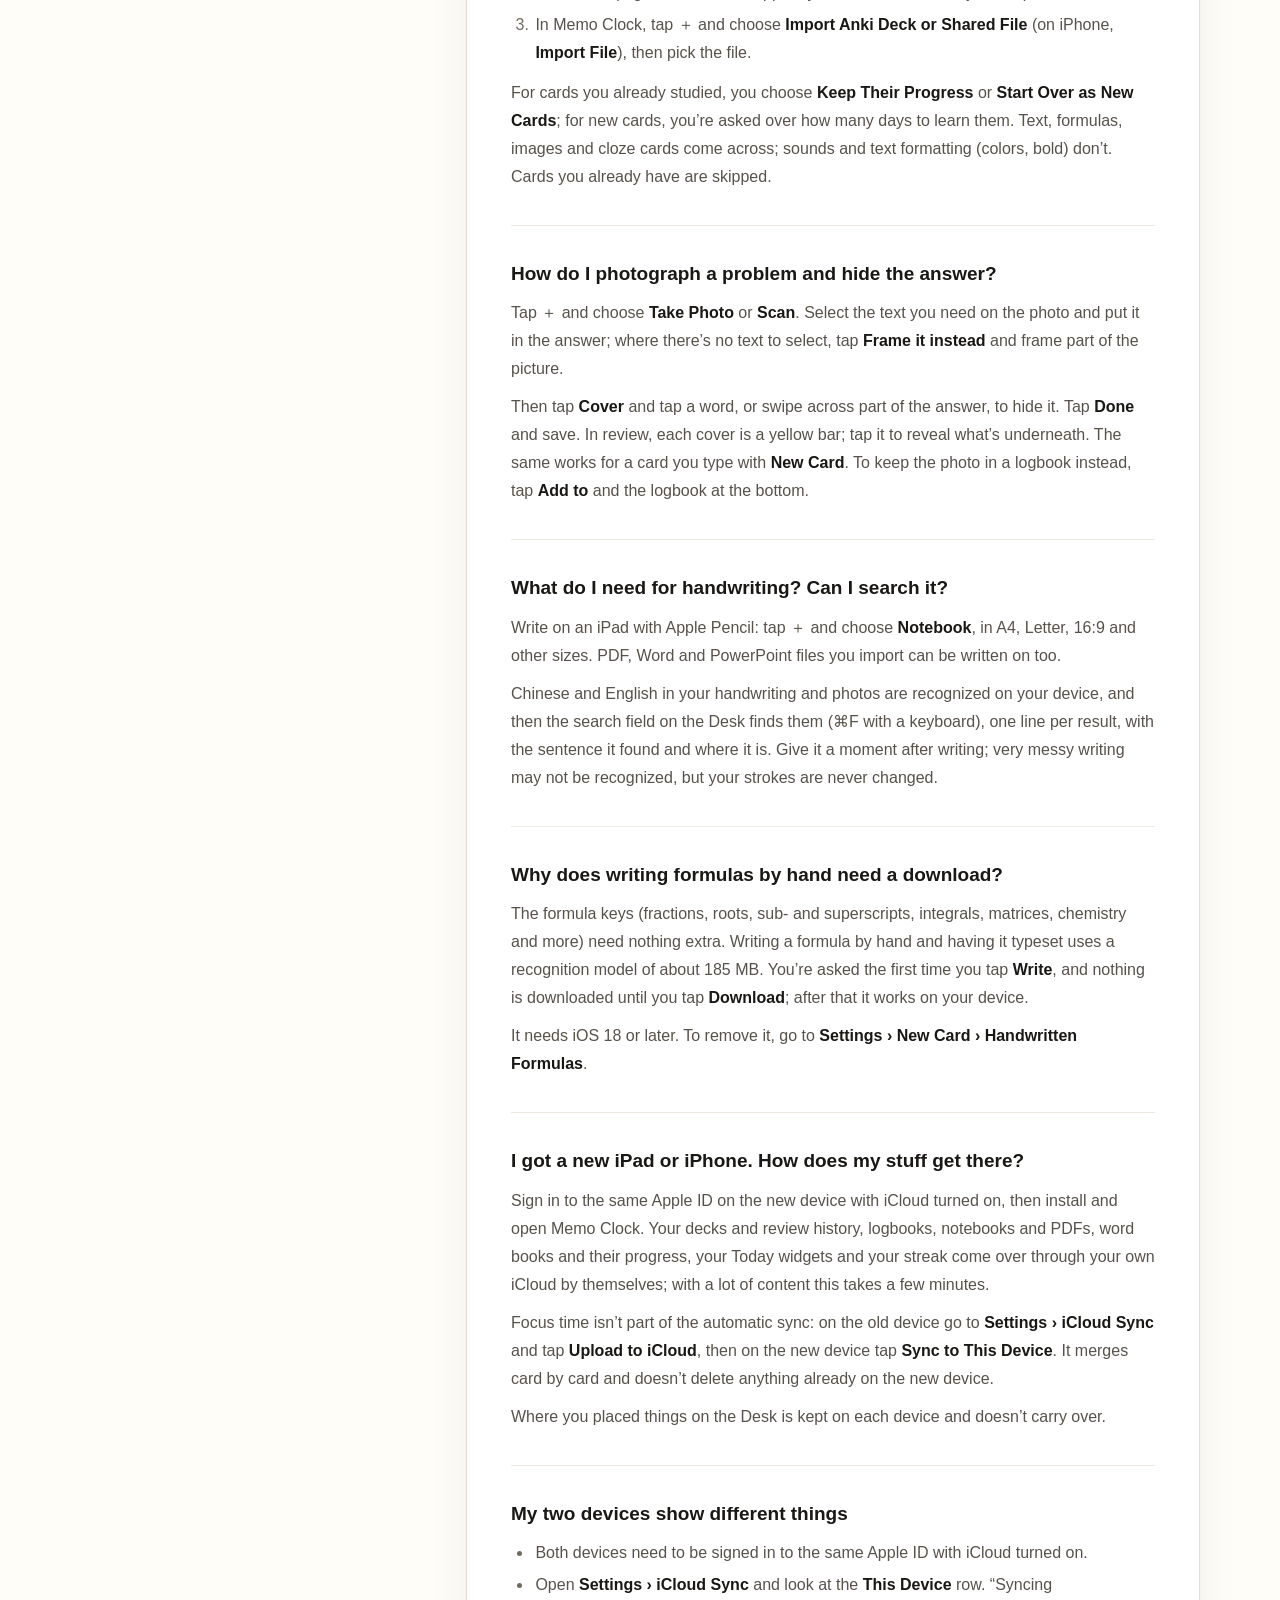
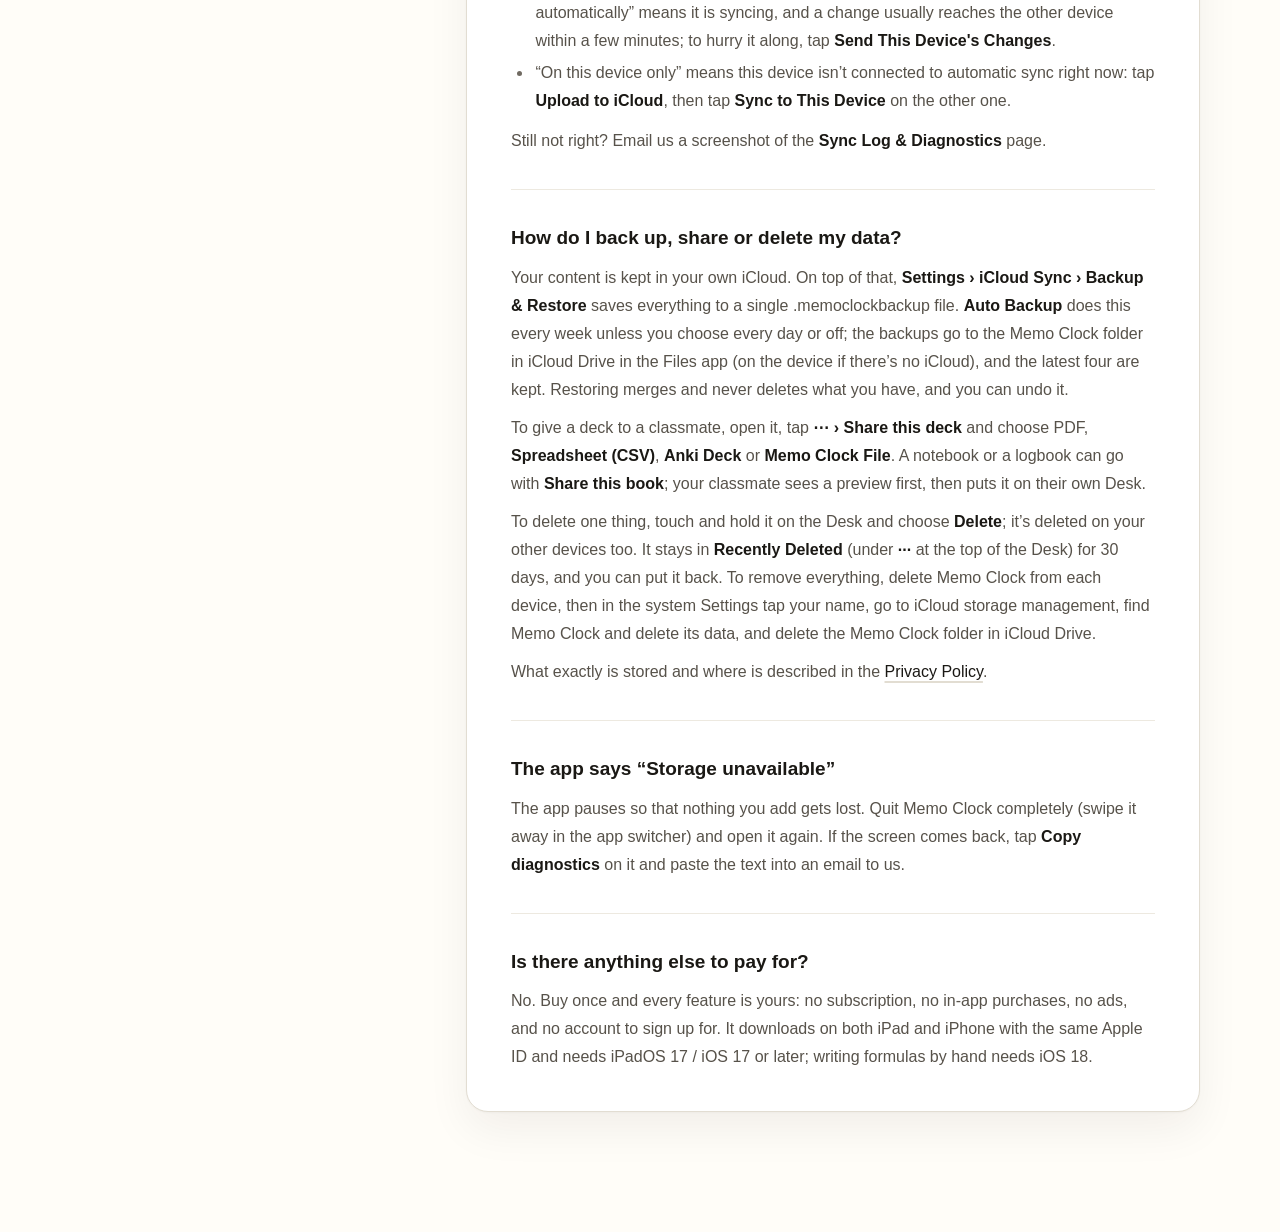
<file: support-en.html>
<!doctype html>
<html lang="en">
<head>
  <meta charset="utf-8">
  <meta name="viewport" content="width=device-width, initial-scale=1">
  <title>Support · Memo Clock</title>
  <meta name="description" content="Memo Clock support: learning from your logbook, Say it, importing from Anki, handwritten formulas, syncing and moving to a new device, backups and deleting data, and how to reach the developer.">
  <link rel="icon" href="assets/icon-64.png">
  <link rel="apple-touch-icon" href="assets/icon-256.png">
  <link rel="stylesheet" href="styles.css">
</head>
<body>
  <header class="top">
    <a class="brand" href="index-en.html"><img src="assets/icon-64.png" alt="">Memo Clock</a>
    <nav>
      <a href="support-en.html" aria-current="page">Support</a>
      <a href="privacy-en.html">Privacy</a>
      <a href="support.html" lang="zh-Hans" hreflang="zh-Hans">中文</a>
    </nav>
  </header>

  <main class="support">
    <div class="support-side">
      <h1 class="page-title">Support</h1>
      <section class="contact sheet" aria-labelledby="contact-title">
        <h2 id="contact-title">Email the developer</h2>
        <a class="mail" href="mailto:3528872473@qq.com?subject=Memo%20Clock%20Support">3528872473@qq.com</a>
        <p>Include your device model, system version and app version (in the app under <b class="ui">Settings › About</b>, where <b class="ui">Contact Support</b> also starts an email). A screenshot helps.</p>
      </section>
      <nav class="toc" aria-label="Questions">
        <a href="#logbook">How do I learn what I wrote in a logbook?</a>
        <a href="#say-it">What does Say it need? Is my voice kept?</a>
        <a href="#schedule">How is the next review decided?</a>
        <a href="#reminders">I’m not getting review reminders</a>
        <a href="#anki">How do I import from Anki?</a>
        <a href="#photo">How do I photograph a problem and hide the answer?</a>
        <a href="#handwriting">What do I need for handwriting? Can I search it?</a>
        <a href="#formulas">Why does writing formulas by hand need a download?</a>
        <a href="#new-device">I got a new iPad or iPhone. How does my stuff get there?</a>
        <a href="#sync">My two devices show different things</a>
        <a href="#backup">How do I back up, share or delete my data?</a>
        <a href="#storage">The app says “Storage unavailable”</a>
        <a href="#price">Is there anything else to pay for?</a>
      </nav>
    </div>

    <div class="faq sheet">
      <section class="qa">
        <h2 id="logbook">How do I learn what I wrote in a logbook?</h2>
        <p>Write a cell: what you want to remember in the right column, a cue or the answer in the left. Touch and hold the cell, let go, and tap <b class="ui">Learn this cell</b>. It joins your reviews as a card, the right column in front and the left on the back. A cell with nothing on the left is shown as it is and graded; a cell with nothing on the right doesn’t become a card.</p>
        <p>To learn the whole book, tap <b class="ui">⋯</b> at the top of the logbook and turn on <b class="ui">Learn every cell</b>: every cell with writing in both columns, now and from then on, joins your reviews. To stop learning one, hold it and tap <b class="ui">Stop learning this cell</b>.</p>
        <p>Words you hide with the highlighter (<b class="ui">Cover</b>) are for quizzing yourself in the book. They don’t go into review.</p>
      </section>

      <section class="qa">
        <h2 id="say-it">What does Say it need? Is my voice kept?</h2>
        <p>Touch and hold the empty cell at the end of a page and speak; let go and it’s a new cell. Slide your finger to the other column while you talk, and the rest goes there. You can also add Say it as a Home Screen widget, and on iOS 18 or later to Control Center, the Lock Screen or the Action button.</p>
        <p>The first time, iOS asks for the microphone and speech recognition. What you say is turned into text on your device, and the sound of your voice isn’t kept. Pick the language in <b class="ui">Settings › Logbook › Language for Say it</b>. The first time you use a language, iOS may need to download it, so be online.</p>
      </section>

      <section class="qa">
        <h2 id="schedule">How is the next review decided?</h2>
        <p>After you turn a card over, tap <b class="ui">Forgot</b>, <b class="ui">Fuzzy</b> or <b class="ui">Got it</b>. A card you forgot or were fuzzy on comes back a few more times in the same round, and its button says how many more times you need to get it. Under <b class="ui">Got it</b> you see when the card comes back; the gap is worked out by the memory model from your own review history.</p>
        <p>The first time you open the app each study day, it sets today’s batch: the cards that are due, up to <b class="ui">Settings › Review › Most Reviews a Day</b>. What doesn’t fit moves to a day with room. <b class="ui">Review Intensity</b> is <b class="ui">Light</b>, <b class="ui">Standard</b> or <b class="ui">Thorough</b>; the more thorough, the closer together the reviews.</p>
        <p>To move one card yourself, touch and hold it in its deck and choose <b class="ui">Reschedule</b>.</p>
      </section>

      <section class="qa">
        <h2 id="reminders">I’m not getting review reminders</h2>
        <p>The first time you finish a round, the app asks what time to remind you each day; iOS asks for notifications only after you tap <b class="ui">OK</b>. After that, go to <b class="ui">Settings › Reminders</b>, turn on <b class="ui">Notifications</b>, then <b class="ui">Morning Reminder</b> or <b class="ui">Evening Reminder</b> and their times. Also allow notifications for Memo Clock in the system Settings under Notifications.</p>
      </section>

      <section class="qa">
        <h2 id="anki">How do I import from Anki?</h2>
        <ol>
          <li>In Anki on a computer, export the deck as “Anki Deck Package (.apkg)” and tick “Support older Anki versions”.</li>
          <li>Save the .apkg file to the Files app on your iPad or iPhone, by AirDrop or iCloud Drive.</li>
          <li>In Memo Clock, tap ＋ and choose <b class="ui">Import Anki Deck or Shared File</b> (on iPhone, <b class="ui">Import File</b>), then pick the file.</li>
        </ol>
        <p>For cards you already studied, you choose <b class="ui">Keep Their Progress</b> or <b class="ui">Start Over as New Cards</b>; for new cards, you’re asked over how many days to learn them. Text, formulas, images and cloze cards come across; sounds and text formatting (colors, bold) don’t. Cards you already have are skipped.</p>
      </section>

      <section class="qa">
        <h2 id="photo">How do I photograph a problem and hide the answer?</h2>
        <p>Tap ＋ and choose <b class="ui">Take Photo</b> or <b class="ui">Scan</b>. Select the text you need on the photo and put it in the answer; where there’s no text to select, tap <b class="ui">Frame it instead</b> and frame part of the picture.</p>
        <p>Then tap <b class="ui">Cover</b> and tap a word, or swipe across part of the answer, to hide it. Tap <b class="ui">Done</b> and save. In review, each cover is a yellow bar; tap it to reveal what’s underneath. The same works for a card you type with <b class="ui">New Card</b>. To keep the photo in a logbook instead, tap <b class="ui">Add to</b> and the logbook at the bottom.</p>
      </section>

      <section class="qa">
        <h2 id="handwriting">What do I need for handwriting? Can I search it?</h2>
        <p>Write on an iPad with Apple Pencil: tap ＋ and choose <b class="ui">Notebook</b>, in A4, Letter, 16:9 and other sizes. PDF, Word and PowerPoint files you import can be written on too.</p>
        <p>Chinese and English in your handwriting and photos are recognized on your device, and then the search field on the Desk finds them (⌘F with a keyboard), one line per result, with the sentence it found and where it is. Give it a moment after writing; very messy writing may not be recognized, but your strokes are never changed.</p>
      </section>

      <section class="qa">
        <h2 id="formulas">Why does writing formulas by hand need a download?</h2>
        <p>The formula keys (fractions, roots, sub- and superscripts, integrals, matrices, chemistry and more) need nothing extra. Writing a formula by hand and having it typeset uses a recognition model of about 185 MB. You’re asked the first time you tap <b class="ui">Write</b>, and nothing is downloaded until you tap <b class="ui">Download</b>; after that it works on your device.</p>
        <p>It needs iOS 18 or later. To remove it, go to <b class="ui">Settings › New Card › Handwritten Formulas</b>.</p>
      </section>

      <section class="qa">
        <h2 id="new-device">I got a new iPad or iPhone. How does my stuff get there?</h2>
        <p>Sign in to the same Apple ID on the new device with iCloud turned on, then install and open Memo Clock. Your decks and review history, logbooks, notebooks and PDFs, word books and their progress, your Today widgets and your streak come over through your own iCloud by themselves; with a lot of content this takes a few minutes.</p>
        <p>Focus time isn’t part of the automatic sync: on the old device go to <b class="ui">Settings › iCloud Sync</b> and tap <b class="ui">Upload to iCloud</b>, then on the new device tap <b class="ui">Sync to This Device</b>. It merges card by card and doesn’t delete anything already on the new device.</p>
        <p>Where you placed things on the Desk is kept on each device and doesn’t carry over.</p>
      </section>

      <section class="qa">
        <h2 id="sync">My two devices show different things</h2>
        <ul>
          <li>Both devices need to be signed in to the same Apple ID with iCloud turned on.</li>
          <li>Open <b class="ui">Settings › iCloud Sync</b> and look at the <b class="ui">This Device</b> row. “Syncing automatically” means it is syncing, and a change usually reaches the other device within a few minutes; to hurry it along, tap <b class="ui">Send This Device's Changes</b>.</li>
          <li>“On this device only” means this device isn’t connected to automatic sync right now: tap <b class="ui">Upload to iCloud</b>, then tap <b class="ui">Sync to This Device</b> on the other one.</li>
        </ul>
        <p>Still not right? Email us a screenshot of the <b class="ui">Sync Log &amp; Diagnostics</b> page.</p>
      </section>

      <section class="qa">
        <h2 id="backup">How do I back up, share or delete my data?</h2>
        <p>Your content is kept in your own iCloud. On top of that, <b class="ui">Settings › iCloud Sync › Backup &amp; Restore</b> saves everything to a single .memoclockbackup file. <b class="ui">Auto Backup</b> does this every week unless you choose every day or off; the backups go to the Memo Clock folder in iCloud Drive in the Files app (on the device if there’s no iCloud), and the latest four are kept. Restoring merges and never deletes what you have, and you can undo it.</p>
        <p>To give a deck to a classmate, open it, tap <b class="ui">⋯ › Share this deck</b> and choose PDF, <b class="ui">Spreadsheet (CSV)</b>, <b class="ui">Anki Deck</b> or <b class="ui">Memo Clock File</b>. A notebook or a logbook can go with <b class="ui">Share this book</b>; your classmate sees a preview first, then puts it on their own Desk.</p>
        <p>To delete one thing, touch and hold it on the Desk and choose <b class="ui">Delete</b>; it’s deleted on your other devices too. It stays in <b class="ui">Recently Deleted</b> (under <b class="ui">···</b> at the top of the Desk) for 30 days, and you can put it back. To remove everything, delete Memo Clock from each device, then in the system Settings tap your name, go to iCloud storage management, find Memo Clock and delete its data, and delete the Memo Clock folder in iCloud Drive.</p>
        <p>What exactly is stored and where is described in the <a href="privacy-en.html">Privacy Policy</a>.</p>
      </section>

      <section class="qa">
        <h2 id="storage">The app says “Storage unavailable”</h2>
        <p>The app pauses so that nothing you add gets lost. Quit Memo Clock completely (swipe it away in the app switcher) and open it again. If the screen comes back, tap <b class="ui">Copy diagnostics</b> on it and paste the text into an email to us.</p>
      </section>

      <section class="qa">
        <h2 id="price">Is there anything else to pay for?</h2>
        <p>No. Buy once and every feature is yours: no subscription, no in-app purchases, no ads, and no account to sign up for. It downloads on both iPad and iPhone with the same Apple ID and needs iPadOS 17 / iOS 17 or later; writing formulas by hand needs iOS 18.</p>
      </section>
    </div>
  </main>
</body>
</html>
</file>
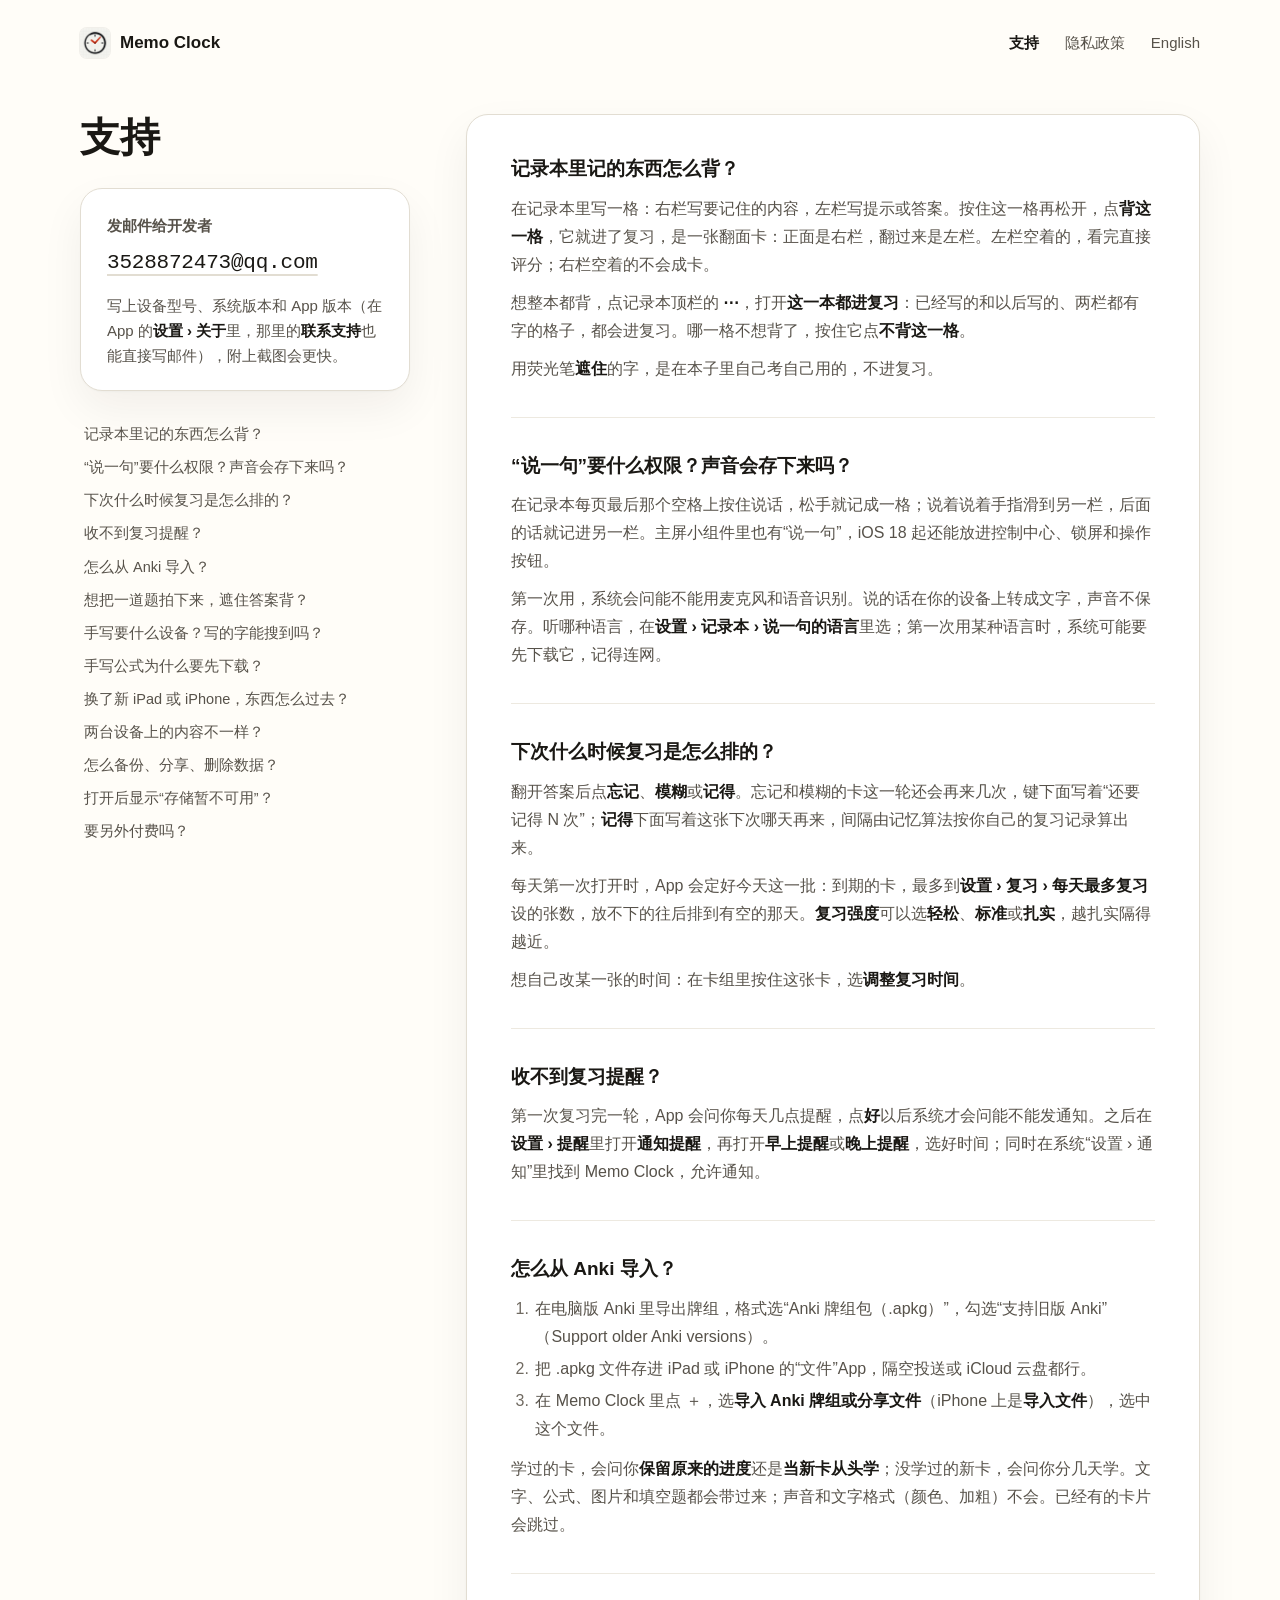
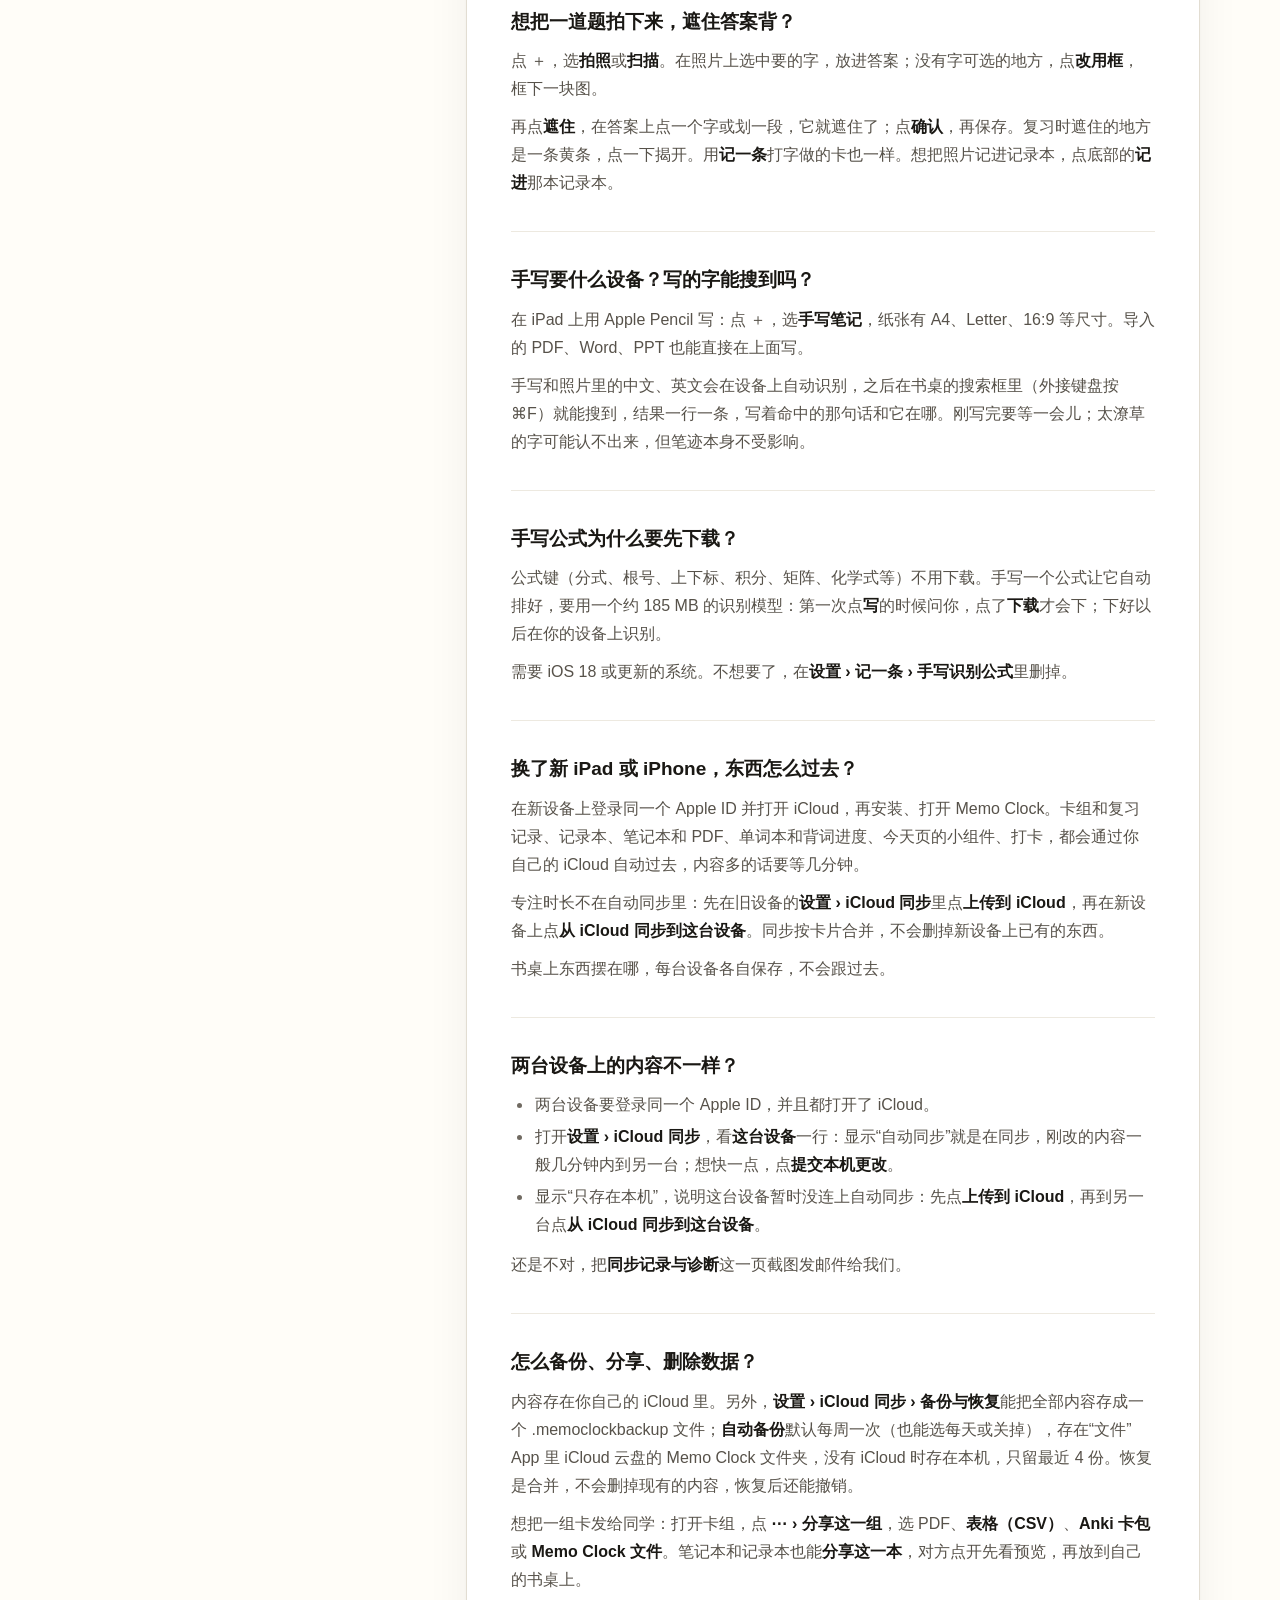
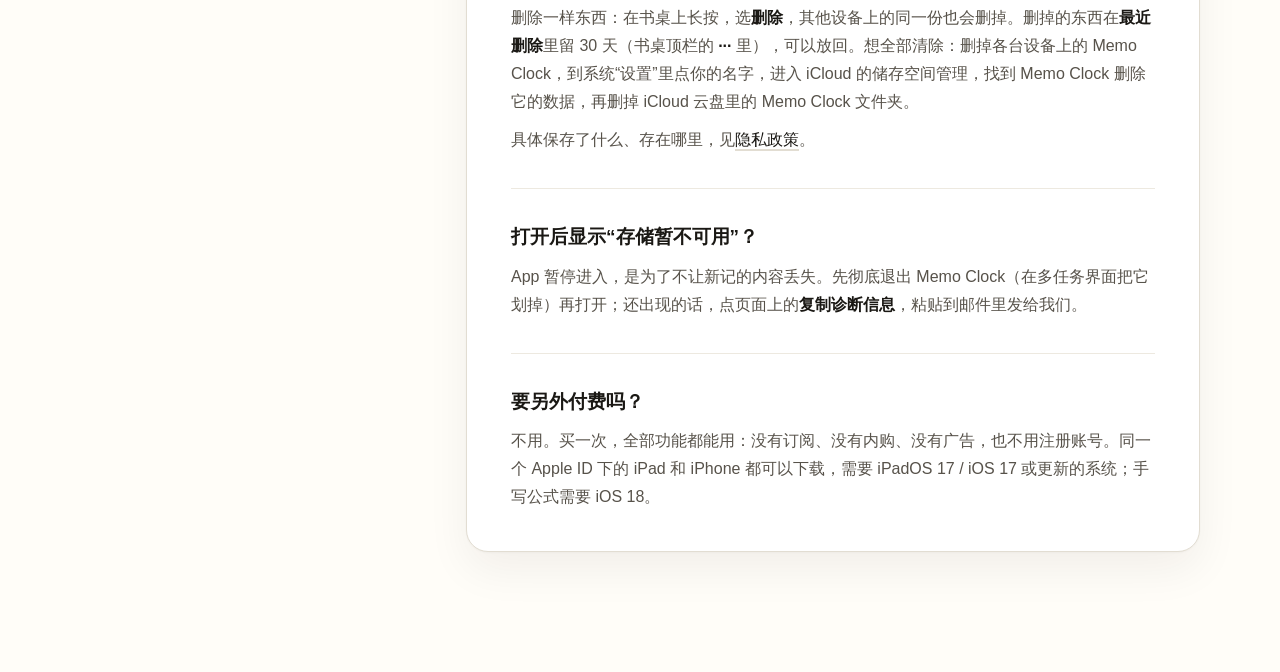
<file: support.html>
<!doctype html>
<html lang="zh-Hans">
<head>
  <meta charset="utf-8">
  <meta name="viewport" content="width=device-width, initial-scale=1">
  <title>支持 · Memo Clock 记忆时钟</title>
  <meta name="description" content="Memo Clock 记忆时钟的常见问题和联系方式：记录本怎么背、说一句、导入 Anki、手写公式、同步和换设备、备份与删除。">
  <link rel="icon" href="assets/icon-64.png">
  <link rel="apple-touch-icon" href="assets/icon-256.png">
  <link rel="stylesheet" href="styles.css">
</head>
<body>
  <header class="top">
    <a class="brand" href="index.html"><img src="assets/icon-64.png" alt="">Memo Clock</a>
    <nav>
      <a href="support.html" aria-current="page">支持</a>
      <a href="privacy.html">隐私政策</a>
      <a href="support-en.html" lang="en" hreflang="en">English</a>
    </nav>
  </header>

  <main class="support">
    <div class="support-side">
      <h1 class="page-title">支持</h1>
      <section class="contact sheet" aria-labelledby="contact-title">
        <h2 id="contact-title">发邮件给开发者</h2>
        <a class="mail" href="mailto:3528872473@qq.com?subject=Memo%20Clock%20%E6%94%AF%E6%8C%81">3528872473@qq.com</a>
        <p>写上设备型号、系统版本和 App 版本（在 App 的<b class="ui">设置 › 关于</b>里，那里的<b class="ui">联系支持</b>也能直接写邮件），附上截图会更快。</p>
      </section>
      <nav class="toc" aria-label="常见问题">
        <a href="#logbook">记录本里记的东西怎么背？</a>
        <a href="#say-it">“说一句”要什么权限？声音会存下来吗？</a>
        <a href="#schedule">下次什么时候复习是怎么排的？</a>
        <a href="#reminders">收不到复习提醒？</a>
        <a href="#anki">怎么从 Anki 导入？</a>
        <a href="#photo">想把一道题拍下来，遮住答案背？</a>
        <a href="#handwriting">手写要什么设备？写的字能搜到吗？</a>
        <a href="#formulas">手写公式为什么要先下载？</a>
        <a href="#new-device">换了新 iPad 或 iPhone，东西怎么过去？</a>
        <a href="#sync">两台设备上的内容不一样？</a>
        <a href="#backup">怎么备份、分享、删除数据？</a>
        <a href="#storage">打开后显示“存储暂不可用”？</a>
        <a href="#price">要另外付费吗？</a>
      </nav>
    </div>

    <div class="faq sheet">
      <section class="qa">
        <h2 id="logbook">记录本里记的东西怎么背？</h2>
        <p>在记录本里写一格：右栏写要记住的内容，左栏写提示或答案。按住这一格再松开，点<b class="ui">背这一格</b>，它就进了复习，是一张翻面卡：正面是右栏，翻过来是左栏。左栏空着的，看完直接评分；右栏空着的不会成卡。</p>
        <p>想整本都背，点记录本顶栏的 <b class="ui">⋯</b>，打开<b class="ui">这一本都进复习</b>：已经写的和以后写的、两栏都有字的格子，都会进复习。哪一格不想背了，按住它点<b class="ui">不背这一格</b>。</p>
        <p>用荧光笔<b class="ui">遮住</b>的字，是在本子里自己考自己用的，不进复习。</p>
      </section>

      <section class="qa">
        <h2 id="say-it">“说一句”要什么权限？声音会存下来吗？</h2>
        <p>在记录本每页最后那个空格上按住说话，松手就记成一格；说着说着手指滑到另一栏，后面的话就记进另一栏。主屏小组件里也有“说一句”，iOS 18 起还能放进控制中心、锁屏和操作按钮。</p>
        <p>第一次用，系统会问能不能用麦克风和语音识别。说的话在你的设备上转成文字，声音不保存。听哪种语言，在<b class="ui">设置 › 记录本 › 说一句的语言</b>里选；第一次用某种语言时，系统可能要先下载它，记得连网。</p>
      </section>

      <section class="qa">
        <h2 id="schedule">下次什么时候复习是怎么排的？</h2>
        <p>翻开答案后点<b class="ui">忘记</b>、<b class="ui">模糊</b>或<b class="ui">记得</b>。忘记和模糊的卡这一轮还会再来几次，键下面写着“还要记得 N 次”；<b class="ui">记得</b>下面写着这张下次哪天再来，间隔由记忆算法按你自己的复习记录算出来。</p>
        <p>每天第一次打开时，App 会定好今天这一批：到期的卡，最多到<b class="ui">设置 › 复习 › 每天最多复习</b>设的张数，放不下的往后排到有空的那天。<b class="ui">复习强度</b>可以选<b class="ui">轻松</b>、<b class="ui">标准</b>或<b class="ui">扎实</b>，越扎实隔得越近。</p>
        <p>想自己改某一张的时间：在卡组里按住这张卡，选<b class="ui">调整复习时间</b>。</p>
      </section>

      <section class="qa">
        <h2 id="reminders">收不到复习提醒？</h2>
        <p>第一次复习完一轮，App 会问你每天几点提醒，点<b class="ui">好</b>以后系统才会问能不能发通知。之后在<b class="ui">设置 › 提醒</b>里打开<b class="ui">通知提醒</b>，再打开<b class="ui">早上提醒</b>或<b class="ui">晚上提醒</b>，选好时间；同时在系统“设置 › 通知”里找到 Memo Clock，允许通知。</p>
      </section>

      <section class="qa">
        <h2 id="anki">怎么从 Anki 导入？</h2>
        <ol>
          <li>在电脑版 Anki 里导出牌组，格式选“Anki 牌组包（.apkg）”，勾选“支持旧版 Anki”（Support older Anki versions）。</li>
          <li>把 .apkg 文件存进 iPad 或 iPhone 的“文件”App，隔空投送或 iCloud 云盘都行。</li>
          <li>在 Memo Clock 里点 ＋，选<b class="ui">导入 Anki 牌组或分享文件</b>（iPhone 上是<b class="ui">导入文件</b>），选中这个文件。</li>
        </ol>
        <p>学过的卡，会问你<b class="ui">保留原来的进度</b>还是<b class="ui">当新卡从头学</b>；没学过的新卡，会问你分几天学。文字、公式、图片和填空题都会带过来；声音和文字格式（颜色、加粗）不会。已经有的卡片会跳过。</p>
      </section>

      <section class="qa">
        <h2 id="photo">想把一道题拍下来，遮住答案背？</h2>
        <p>点 ＋，选<b class="ui">拍照</b>或<b class="ui">扫描</b>。在照片上选中要的字，放进答案；没有字可选的地方，点<b class="ui">改用框</b>，框下一块图。</p>
        <p>再点<b class="ui">遮住</b>，在答案上点一个字或划一段，它就遮住了；点<b class="ui">确认</b>，再保存。复习时遮住的地方是一条黄条，点一下揭开。用<b class="ui">记一条</b>打字做的卡也一样。想把照片记进记录本，点底部的<b class="ui">记进</b>那本记录本。</p>
      </section>

      <section class="qa">
        <h2 id="handwriting">手写要什么设备？写的字能搜到吗？</h2>
        <p>在 iPad 上用 Apple Pencil 写：点 ＋，选<b class="ui">手写笔记</b>，纸张有 A4、Letter、16:9 等尺寸。导入的 PDF、Word、PPT 也能直接在上面写。</p>
        <p>手写和照片里的中文、英文会在设备上自动识别，之后在书桌的搜索框里（外接键盘按 ⌘F）就能搜到，结果一行一条，写着命中的那句话和它在哪。刚写完要等一会儿；太潦草的字可能认不出来，但笔迹本身不受影响。</p>
      </section>

      <section class="qa">
        <h2 id="formulas">手写公式为什么要先下载？</h2>
        <p>公式键（分式、根号、上下标、积分、矩阵、化学式等）不用下载。手写一个公式让它自动排好，要用一个约 185 MB 的识别模型：第一次点<b class="ui">写</b>的时候问你，点了<b class="ui">下载</b>才会下；下好以后在你的设备上识别。</p>
        <p>需要 iOS 18 或更新的系统。不想要了，在<b class="ui">设置 › 记一条 › 手写识别公式</b>里删掉。</p>
      </section>

      <section class="qa">
        <h2 id="new-device">换了新 iPad 或 iPhone，东西怎么过去？</h2>
        <p>在新设备上登录同一个 Apple ID 并打开 iCloud，再安装、打开 Memo Clock。卡组和复习记录、记录本、笔记本和 PDF、单词本和背词进度、今天页的小组件、打卡，都会通过你自己的 iCloud 自动过去，内容多的话要等几分钟。</p>
        <p>专注时长不在自动同步里：先在旧设备的<b class="ui">设置 › iCloud 同步</b>里点<b class="ui">上传到 iCloud</b>，再在新设备上点<b class="ui">从 iCloud 同步到这台设备</b>。同步按卡片合并，不会删掉新设备上已有的东西。</p>
        <p>书桌上东西摆在哪，每台设备各自保存，不会跟过去。</p>
      </section>

      <section class="qa">
        <h2 id="sync">两台设备上的内容不一样？</h2>
        <ul>
          <li>两台设备要登录同一个 Apple ID，并且都打开了 iCloud。</li>
          <li>打开<b class="ui">设置 › iCloud 同步</b>，看<b class="ui">这台设备</b>一行：显示“自动同步”就是在同步，刚改的内容一般几分钟内到另一台；想快一点，点<b class="ui">提交本机更改</b>。</li>
          <li>显示“只存在本机”，说明这台设备暂时没连上自动同步：先点<b class="ui">上传到 iCloud</b>，再到另一台点<b class="ui">从 iCloud 同步到这台设备</b>。</li>
        </ul>
        <p>还是不对，把<b class="ui">同步记录与诊断</b>这一页截图发邮件给我们。</p>
      </section>

      <section class="qa">
        <h2 id="backup">怎么备份、分享、删除数据？</h2>
        <p>内容存在你自己的 iCloud 里。另外，<b class="ui">设置 › iCloud 同步 › 备份与恢复</b>能把全部内容存成一个 .memoclockbackup 文件；<b class="ui">自动备份</b>默认每周一次（也能选每天或关掉），存在“文件”App 里 iCloud 云盘的 Memo Clock 文件夹，没有 iCloud 时存在本机，只留最近 4 份。恢复是合并，不会删掉现有的内容，恢复后还能撤销。</p>
        <p>想把一组卡发给同学：打开卡组，点 <b class="ui">⋯ › 分享这一组</b>，选 PDF、<b class="ui">表格（CSV）</b>、<b class="ui">Anki 卡包</b>或 <b class="ui">Memo Clock 文件</b>。笔记本和记录本也能<b class="ui">分享这一本</b>，对方点开先看预览，再放到自己的书桌上。</p>
        <p>删除一样东西：在书桌上长按，选<b class="ui">删除</b>，其他设备上的同一份也会删掉。删掉的东西在<b class="ui">最近删除</b>里留 30 天（书桌顶栏的 <b class="ui">···</b> 里），可以放回。想全部清除：删掉各台设备上的 Memo Clock，到系统“设置”里点你的名字，进入 iCloud 的储存空间管理，找到 Memo Clock 删除它的数据，再删掉 iCloud 云盘里的 Memo Clock 文件夹。</p>
        <p>具体保存了什么、存在哪里，见<a href="privacy.html">隐私政策</a>。</p>
      </section>

      <section class="qa">
        <h2 id="storage">打开后显示“存储暂不可用”？</h2>
        <p>App 暂停进入，是为了不让新记的内容丢失。先彻底退出 Memo Clock（在多任务界面把它划掉）再打开；还出现的话，点页面上的<b class="ui">复制诊断信息</b>，粘贴到邮件里发给我们。</p>
      </section>

      <section class="qa">
        <h2 id="price">要另外付费吗？</h2>
        <p>不用。买一次，全部功能都能用：没有订阅、没有内购、没有广告，也不用注册账号。同一个 Apple ID 下的 iPad 和 iPhone 都可以下载，需要 iPadOS 17 / iOS 17 或更新的系统；手写公式需要 iOS 18。</p>
      </section>
    </div>
  </main>
</body>
</html>
</file>
<file: styles.css>
/* Memo Clock pages — the app's 暖纸 (InkTheme.swift, Ink.Light): a warm paper ground, white sheets, ink. Light only, like the app. */

:root {
  color-scheme: light;
  --paper: #FFFDF8;
  --sheet: #FFFFFF;
  --raised: #F8F5EE;
  --ink: #1A1814;
  --lead: #57524A;
  --note: #635E56;
  --prompt: #7A746C;
  --faint: #706A61;
  --line: #E2DDD2;
  --hairline: #EDE9E0;
  --pile-edge: #DFD9CE;
  --grid-paper: #FDFBF5;
  --grid-line: #ECE8DF;
  --tick: #A29D96;
  --red: #C8361F;
  --radius: 22px;
  --ui: -apple-system, BlinkMacSystemFont, "SF Pro Text", "PingFang SC", "Hiragino Sans GB", "Noto Sans CJK SC", "Microsoft YaHei", sans-serif;
  --mono: ui-monospace, "SF Mono", Menlo, Consolas, monospace;
  --hand: "MemoHand", "Kaiti SC", "STKaiti", "KaiTi", serif;
  --shadow: 0 1px 2px rgba(26, 24, 20, 0.03), 0 18px 44px rgba(26, 24, 20, 0.06);
}

@font-face {
  font-family: "MemoHand";
  src: url("assets/fonts/memohand-subset.woff") format("woff");
  font-display: block;
}

* { box-sizing: border-box; }

html { -webkit-text-size-adjust: 100%; }

body {
  margin: 0;
  min-height: 100vh;
  background: var(--paper);
  color: var(--ink);
  font-family: var(--ui);
  font-size: 16px;
  line-height: 1.7;
  -webkit-font-smoothing: antialiased;
}

a { color: inherit; }

img { display: block; max-width: 100%; }

/* ---------- Top bar ---------- */

.top {
  width: min(1120px, 100% - 64px);
  margin: 0 auto;
  padding: 28px 0 0;
  display: flex;
  align-items: center;
  justify-content: space-between;
  gap: 16px;
}

.brand {
  display: inline-flex;
  align-items: center;
  gap: 10px;
  text-decoration: none;
  font-size: 17px;
  font-weight: 600;
  white-space: nowrap;
}

.brand img {
  width: 30px;
  height: 30px;
  border-radius: 7px;
  box-shadow: 0 0 0 1px rgba(17, 19, 23, 0.06);
}

.top nav {
  display: flex;
  align-items: center;
  gap: 26px;
  font-size: 15px;
  white-space: nowrap;
}

.top nav a {
  color: var(--lead);
  text-decoration: none;
}

.top nav a:hover { color: var(--ink); }

.top nav a[aria-current="page"] {
  color: var(--ink);
  font-weight: 600;
}

/* ---------- Shared ---------- */

.sheet {
  background: var(--sheet);
  border: 1px solid var(--line);
  border-radius: var(--radius);
  box-shadow: var(--shadow);
}

.page-title {
  margin: 0;
  font-size: 40px;
  line-height: 1.15;
  font-weight: 700;
  letter-spacing: 0.01em;
}

b.ui {
  color: var(--ink);
  font-weight: 600;
}

/* ---------- Support ---------- */

.support {
  width: min(1120px, 100% - 64px);
  margin: 0 auto;
  padding: 56px 0 120px;
  display: grid;
  grid-template-columns: 330px minmax(0, 1fr);
  gap: 56px;
  align-items: start;
}

.support-side {
  position: sticky;
  top: 40px;
  display: grid;
  gap: 28px;
}

.contact { padding: 24px 26px 22px; }

.contact h2 {
  margin: 0 0 6px;
  font-size: 15px;
  font-weight: 600;
  color: var(--lead);
}

.contact .mail {
  display: inline-block;
  font-family: var(--mono);
  font-size: 21px;
  letter-spacing: -0.01em;
  text-decoration: underline;
  text-decoration-color: var(--line);
  text-decoration-thickness: 2px;
  text-underline-offset: 6px;
}

.contact .mail:hover { text-decoration-color: var(--ink); }

.contact p {
  margin: 14px 0 0;
  font-size: 15px;
  line-height: 1.65;
  color: var(--lead);
}

.faq { padding: 6px 44px; }

.qa {
  padding: 34px 0;
  border-top: 1px solid var(--hairline);
}

.qa:first-child { border-top: 0; }

.qa h2 {
  margin: 0 0 12px;
  font-size: 19px;
  line-height: 1.45;
  font-weight: 600;
  scroll-margin-top: 24px;
}

.qa p,
.qa li {
  color: var(--lead);
  font-size: 16px;
  line-height: 1.75;
}

.qa p { margin: 0 0 10px; }
.qa p:last-child { margin-bottom: 0; }

.qa ol,
.qa ul {
  margin: 0 0 12px;
  padding-left: 1.4em;
}

.qa li { margin: 4px 0; padding-left: 2px; }
.qa li::marker { color: var(--faint); }

/* ---------- Narrow screens ---------- */

@media (max-width: 860px) {
  .support { grid-template-columns: 1fr; gap: 32px; padding-top: 40px; }
  .support-side { position: static; }
}

@media (max-width: 640px) {
  .top { width: calc(100% - 32px); padding-top: 18px; }
  .brand { font-size: 16px; gap: 8px; }
  .brand img { width: 26px; height: 26px; border-radius: 6px; }
  .top nav { gap: 16px; font-size: 14px; }

  .page-title { font-size: 32px; }

  .support { width: calc(100% - 32px); padding: 32px 0 72px; gap: 24px; }
  .contact { padding: 20px 20px 18px; }
  .contact .mail { font-size: 19px; }
  .faq { padding: 2px 20px; }
  .qa { padding: 26px 0; }
  .qa h2 { font-size: 18px; }
  .qa p, .qa li { font-size: 15.5px; }
}

.qa a,
.policy a {
  text-decoration: underline;
  text-decoration-color: var(--line);
  text-decoration-thickness: 1.5px;
  text-underline-offset: 4px;
  color: var(--ink);
}

.qa a:hover,
.policy a:hover { text-decoration-color: var(--ink); }

.toc {
  display: grid;
  gap: 2px;
  padding: 0 4px;
}

.toc a {
  padding: 5px 0;
  font-size: 14.5px;
  line-height: 1.45;
  color: var(--lead);
  text-decoration: none;
}

.toc a:hover { color: var(--ink); }

@media (max-width: 860px) {
  .toc { display: none; }
}

/* ---------- Privacy ---------- */

.policy {
  width: min(760px, 100% - 64px);
  margin: 56px auto 120px;
  padding: 56px 64px 60px;
}

.policy h1 {
  margin: 0;
  font-size: 32px;
  line-height: 1.3;
  font-weight: 700;
}

.policy .updated {
  margin: 10px 0 30px;
  color: var(--faint);
  font-size: 15px;
}

.policy h2 {
  margin: 46px 0 12px;
  font-size: 20px;
  line-height: 1.4;
  font-weight: 600;
}

.policy p,
.policy li {
  color: var(--lead);
  font-size: 16px;
  line-height: 1.8;
}

.policy p { margin: 0 0 14px; }

.policy ul {
  margin: 0 0 14px;
  padding-left: 1.2em;
}

.policy li { margin: 10px 0; padding-left: 4px; }
.policy li::marker { color: var(--faint); }

.policy strong {
  color: var(--ink);
  font-weight: 600;
}

@media (max-width: 640px) {
  .policy { width: calc(100% - 32px); margin: 24px auto 64px; padding: 30px 20px 34px; border-radius: 18px; }
  .policy h1 { font-size: 25px; }
  .policy h2 { margin-top: 36px; font-size: 18px; }
  .policy p, .policy li { font-size: 15.5px; }
}

/* ---------- Home ---------- */

.hero {
  width: min(1120px, 100% - 64px);
  margin: 0 auto;
  padding: 96px 0 40px;
  display: grid;
  grid-template-columns: minmax(0, 1fr) minmax(0, 1.04fr);
  gap: 64px;
  align-items: center;
}

.hero-icon {
  width: 96px;
  height: 96px;
  border-radius: 22px;
  box-shadow: 0 0 0 1px rgba(17, 19, 23, 0.06), 0 14px 30px rgba(17, 19, 23, 0.10);
}

.hero h1 {
  margin: 32px 0 0;
  font-size: 46px;
  line-height: 1.15;
  font-weight: 700;
  letter-spacing: 0.01em;
}

.hero .line {
  margin: 18px 0 0;
  max-width: 27em;
  font-size: 19px;
  line-height: 1.65;
  color: var(--lead);
}

.hero .store {
  display: inline-block;
  margin-top: 22px;
  font-size: 17px;
  font-weight: 600;
  color: var(--ink);
  text-decoration: underline;
  text-decoration-color: var(--line);
  text-decoration-thickness: 2px;
  text-underline-offset: 6px;
}

.hero .store:hover { text-decoration-color: var(--ink); }

/* The card, turned over: the app's card-back layout. */

.study { display: grid; gap: 30px; }

.pile { position: relative; }

.pile::before,
.pile::after {
  content: "";
  position: absolute;
  height: 40px;
  border: 1px solid var(--line);
  border-top: 0;
}

.pile::before {
  left: 3%;
  right: 3%;
  bottom: -9px;
  border-radius: 0 0 26px 26px;
  background: var(--paper);
}

.pile::after {
  left: 6%;
  right: 6%;
  bottom: -17px;
  border-radius: 0 0 24px 24px;
  background: var(--paper);
  border-color: var(--pile-edge);
  z-index: -1;
}

.cardback {
  position: relative;
  z-index: 1;
  min-height: 440px;
  padding: 38px 44px 30px;
  display: flex;
  flex-direction: column;
  border-radius: 28px;
}

.cardback p { margin: 0; }

.cardback .title {
  font-family: var(--hand);
  font-size: 28px;
  line-height: 1.3;
}

.cardback .ask {
  margin-top: 6px;
  font-family: var(--hand);
  font-size: 17px;
  line-height: 1.5;
  color: var(--prompt);
}

.cardback .answer {
  margin-top: 32px;
  font-family: var(--hand);
  font-size: 21px;
  line-height: 1.6;
}

.legend {
  width: fit-content;
  max-width: 100%;
  margin: 22px auto 0;
  display: grid;
  grid-template-columns: auto auto;
  column-gap: 30px;
  row-gap: 6px;
  align-items: baseline;
}

.legend .sym {
  text-align: right;
  font-size: 15px;
  font-weight: 600;
  letter-spacing: 0.02em;
}

.legend .mean {
  font-family: var(--hand);
  font-size: 17px;
  color: var(--lead);
}

.cardback .why {
  margin-top: auto;
  padding-top: 18px;
  border-top: 1px solid var(--hairline);
  font-family: var(--hand);
  font-size: 17px;
  line-height: 1.75;
  color: var(--note);
}

.legend + .why { margin-top: 34px; }

.grades {
  display: grid;
  grid-template-columns: repeat(3, 1fr);
  border-radius: 20px;
  padding: 13px 0 12px;
}

.grades div {
  text-align: center;
  border-left: 1px solid var(--hairline);
  line-height: 1.3;
}

.grades div:first-child { border-left: 0; }

.grades b {
  display: block;
  font-size: 16px;
  font-weight: 600;
}

.grades span {
  display: block;
  margin-top: 4px;
  font-size: 12px;
  color: var(--faint);
}

.grades .forgot b { color: var(--red); }

/* The desk: things lie on the paper, names underneath, as in the app. */

.desk-section {
  width: min(1120px, 100% - 64px);
  margin: 0 auto;
  padding: 120px 0 0;
}

.section-title {
  margin: 0;
  font-size: 28px;
  line-height: 1.35;
  font-weight: 700;
}

.desk {
  --s: 1;
  margin: 60px 0 0;
  display: grid;
  gap: 34px;
}

.desk-row {
  display: flex;
  flex-wrap: wrap;
  align-items: flex-end;
  gap: 30px 56px;
}

.obj {
  position: relative;
  margin: 0 0 54px;
  flex: none;
  width: calc(var(--w) * var(--s));
  height: calc(var(--h) * var(--s));
}

.art {
  position: absolute;
  left: 0;
  top: 0;
  width: var(--w);
  height: var(--h);
  transform: scale(var(--s));
  transform-origin: 0 0;
}

.obj.deck .art,
.w-entry-obj.deck .art { filter: drop-shadow(0 1px 0.5px rgba(0, 0, 0, 0.18)) drop-shadow(0 10px 9px rgba(17, 19, 23, 0.16)) drop-shadow(0 2px 2px rgba(17, 19, 23, 0.10)); }

.cap {
  position: absolute;
  left: -16px;
  right: -16px;
  top: calc(100% + 18px);
  text-align: center;
  line-height: 1.3;
}

.cap b {
  display: -webkit-box;
  -webkit-box-orient: vertical;
  -webkit-line-clamp: 2;
  overflow: hidden;
  font-size: 14px;
  font-weight: 500;
}

.cap i {
  display: block;
  margin-top: 4px;
  font-style: normal;
  font-size: 12px;
  font-variant-numeric: tabular-nums;
  color: var(--faint);
  white-space: nowrap;
}

.art > span, .art > svg { position: absolute; }
.pages-r { top: 5px; bottom: 4px; right: -6px; width: 7px; border-radius: 0 3px 3px 0; background-color: #EEE8DA; background-image: repeating-linear-gradient(90deg, rgba(90,70,40,.18) 0 .6px, transparent .6px 1.6px); box-shadow: inset -1px 0 0 rgba(0,0,0,.10), 1px 1px 2px rgba(0,0,0,.10); }
.pages-b { left: 10px; right: -4px; bottom: -6px; height: 7px; border-radius: 0 0 3px 3px; background-color: #E8E1D1; background-image: repeating-linear-gradient(0deg, rgba(90,70,40,.18) 0 .6px, transparent .6px 1.6px); box-shadow: 0 2px 3px rgba(0,0,0,.12); }
.cover { inset: 0; overflow: hidden; border-radius: 4px 9px 9px 4px; box-shadow: 0 1px 1px rgba(0,0,0,.22), 0 14px 24px rgba(17,19,23,.20), 0 3px 6px rgba(17,19,23,.12); }
.cover > span { position: absolute; }
.leather { background-image: url("assets/tex/leather.png"), linear-gradient(140deg, rgba(255,255,255,.16), rgba(255,255,255,0) 36%, rgba(0,0,0,0) 60%, rgba(0,0,0,.26)); background-size: 110px 110px, 100% 100%; }
.texpaper { background-image: url("assets/tex/paper.png"); background-size: 160px 160px; }
.spine { left: 0; top: 0; bottom: 0; width: 14px; background: linear-gradient(90deg, rgba(0,0,0,.32), rgba(0,0,0,.10) 70%, rgba(0,0,0,.03)); }
.hinge { left: 14px; top: 0; bottom: 0; width: 5px; background: linear-gradient(90deg, rgba(0,0,0,.38), rgba(0,0,0,.08) 40%, rgba(255,255,255,.18) 68%, rgba(255,255,255,0)); }
.rim { inset: 0; border-radius: inherit; box-shadow: inset 0 1px 0 rgba(255,255,255,.18), inset 0 -1px 0 rgba(0,0,0,.32), inset -1px 0 0 rgba(0,0,0,.22); }
.band { right: 18px; top: -1px; bottom: -1px; width: 8px; border-radius: 1px; box-shadow: -1.5px 0 2px rgba(0,0,0,.35), 1px 0 1px rgba(0,0,0,.18); }
.ribbon { bottom: -20px; width: 7px; height: 36px; clip-path: polygon(0 0, 100% 0, 100% 100%, 50% 80%, 0 100%); }
/* 记录本 (LedgerObject, r27): ink cloth over the left column's share, oatmeal cloth, a red rule between. */
.ledger { background-color: #E6DFCD; background-image: linear-gradient(140deg, rgba(255,255,255,.24), rgba(255,255,255,0) 40%, rgba(0,0,0,0) 60%, rgba(0,0,0,.10)), url("assets/tex/linen.png"), linear-gradient(90deg, #2E2C28 50px, transparent 50px); background-size: 100% 100%, 96px 96px, 100% 100%; }
.ledger-shade { left: 51.5px; top: 0; bottom: 0; width: 4px; background: linear-gradient(90deg, rgba(0,0,0,.13), rgba(0,0,0,0)); }
.ledger-rule { left: 50px; top: 0; bottom: 0; width: 1.5px; background: #B4483A; }
.ledger-rim { inset: 0; background: linear-gradient(90deg, rgba(255,255,255,.18) 50px, rgba(255,255,255,.5) 50px) top / 100% 1px no-repeat, linear-gradient(90deg, rgba(0,0,0,.3) 50px, rgba(0,0,0,.14) 50px) bottom / 100% 1px no-repeat, linear-gradient(rgba(0,0,0,.10), rgba(0,0,0,.10)) right / 1px 100% no-repeat; }
/* 单词本 (WordBookObject): paper index tabs standing out of the pages' edge. */
.tab { left: 152px; width: 11px; height: 17px; border-radius: 0 3px 3px 0; background: linear-gradient(90deg, #E2DBCA, #F6F2E8 50%, #ECE6D8); box-shadow: 1px 1px 2px rgba(17,19,23,.16); }
/* 卡组 (DeckObject): word cards on a metal ring, the top one marked with its word, the rest fanned. */
.rcard { left: 12px; top: 24px; width: 128px; height: 172px; border-radius: 9px; transform-origin: 18px 16px; box-shadow: inset 0 0 0 .6px rgba(0,0,0,.11); }
.rcard.top { background-color: #FFFFFF; box-shadow: inset 0 0 0 .6px rgba(0,0,0,.11), inset 0 1px 0 rgba(255,255,255,.7), inset 0 -1px 0 rgba(0,0,0,.1); }
.rcard.top::before { content: ""; position: absolute; inset: 0; border-radius: inherit; background: linear-gradient(155deg, rgba(255,255,255,.34), rgba(255,255,255,0) 42%, rgba(0,0,0,0) 62%, rgba(0,0,0,.08)); }
.rcard > span { position: absolute; }
.rhole { left: 12px; top: 10px; width: 12px; height: 12px; border-radius: 50%; background: #E4E1D8; box-shadow: inset 0 1.5px 1px rgba(0,0,0,.35); }
.rmark { border-radius: 1.5px; background: rgb(44, 53, 102); }
.ring { left: 12px; top: 24px; overflow: visible; filter: drop-shadow(.6px 1.4px .8px rgba(0,0,0,.3)); }
.pdfsheet { width: 150px; height: 212px; background-color: #FFFFFF; box-shadow: 0 1px 2px rgba(0,0,0,.10), 0 10px 18px rgba(17,19,23,.10); }
.bar { display: block; height: 2.5px; border-radius: 1px; background: #D9DADD; margin-top: 5px; }
.clip { left: 53px; top: -18px; }

/* The 今天 board: the app's widgets on its grid of square cells (HomeBoardLayout: 14 pt gaps). */

.board-section {
  width: min(1120px, 100% - 64px);
  margin: 0 auto;
  padding: 120px 0 0;
}

.board {
  --cols: 6;
  --gap: 14px;
  --cell: calc((min(1120px, 100vw - 64px) - (var(--cols) - 1) * var(--gap)) / var(--cols));
  margin-top: 40px;
  display: grid;
  grid-template-columns: repeat(var(--cols), minmax(0, 1fr));
  grid-auto-rows: var(--cell);
  grid-auto-flow: row dense;
  gap: var(--gap);
}

.w {
  position: relative;
  min-width: 0;
  min-height: 0;
  display: flex;
  flex-direction: column;
  padding: 16px;
  overflow: hidden;
  border-radius: 22px;
  border: 1px solid var(--line);
  background: var(--sheet);
  color: var(--ink);
  line-height: 1.25;
}

.w.m { grid-column: span 2; }
.w.l { grid-column: span 2; grid-row: span 2; padding: 20px; }

.mat-grid {
  background-color: var(--grid-paper);
  background-image: linear-gradient(var(--grid-line) 1px, transparent 1px), linear-gradient(90deg, var(--grid-line) 1px, transparent 1px);
  background-size: 22px 22px;
  background-position: -1px -1px;
}

.corner-grid::before {
  content: "";
  position: absolute;
  top: 0;
  right: 0;
  width: 132px;
  height: 96px;
  background-image: linear-gradient(var(--grid-line) 1px, transparent 1px), linear-gradient(90deg, var(--grid-line) 1px, transparent 1px);
  background-size: 22px 22px;
  background-position: right -1px top -1px;
  -webkit-mask-image: radial-gradient(circle at top right, #000 10px, transparent 128px);
  mask-image: radial-gradient(circle at top right, #000 10px, transparent 128px);
  pointer-events: none;
}

.corner-grid > * { position: relative; }

.mat-hl { background: #FFF0A3; border-color: #EBD878; }
.mat-ink { background: var(--ink); border-color: var(--ink); color: #FFFFFF; }
.mat-wall { padding: 0; background: var(--sheet); }
.mat-bare { padding: 0; border: 0; background: none; overflow: visible; }

.w-head {
  display: flex;
  align-items: center;
  gap: 5px;
  min-width: 0;
  font-size: 13px;
  font-weight: 500;
  color: var(--lead);
}

.w-head .i { flex: none; }
.w-title { overflow: hidden; white-space: nowrap; text-overflow: ellipsis; }

.w-note {
  margin-left: auto;
  padding-left: 4px;
  font-size: 12px;
  font-weight: 400;
  font-variant-numeric: tabular-nums;
  white-space: nowrap;
}

.mat-hl .w-head, .mat-hl .w-cap13 { color: #6A5D24; }
.mat-ink .w-head, .mat-ink .w-cap11 { color: rgba(255, 255, 255, 0.62); }

.w-fill { flex: 1 1 0; min-height: 4px; }
.w-fill.min6 { min-height: 6px; }
.w-fill.min8 { min-height: 8px; }

.w-value, .w-figure {
  display: flex;
  align-items: baseline;
  gap: 3px;
  min-width: 0;
  white-space: nowrap;
}

.w-figure { align-items: flex-end; gap: 8px; }
.w-figure.base { align-items: baseline; gap: 6px; }
.w-figure.tight { gap: 2px; }

.w-num {
  font-family: var(--mono);
  font-size: var(--s);
  font-weight: 500;
  line-height: 1;
  letter-spacing: -0.03em;
  font-variant-numeric: tabular-nums;
}

.w-num.faint { color: var(--tick); }
.w-unit { color: var(--lead); white-space: nowrap; }

.w-cap11, .w-cap12, .w-cap13, .w-mono12 {
  color: var(--lead);
  white-space: nowrap;
  overflow: hidden;
  text-overflow: ellipsis;
}

.w-cap11 { font-size: 11px; }
.w-cap12 { font-size: 12px; }
.w-cap13 { font-size: 13px; }
.w-cap12.gap { margin-top: 6px; }
.w-cap13.lift { margin-top: 2px; }
.w-mono12 { font-size: 12px; font-family: var(--mono); }

.w-bar {
  position: relative;
  height: 4px;
  flex: none;
  border-radius: 2px;
  background: var(--hairline);
  overflow: hidden;
}

.w-bar i { position: absolute; left: 0; top: 0; bottom: 0; border-radius: 2px; background: var(--ink); }

.w-row { display: flex; gap: 16px; min-height: 0; flex: 1; }
.w-row.w-bottom { align-items: flex-end; gap: 4px; flex: none; }
.w-col { display: flex; flex-direction: column; flex: 1; min-width: 0; }
.w-vrule { width: 1px; flex: none; align-self: stretch; background: var(--hairline); }

/* 今天复习, medium: 开始复习 (a thick key), 背几张 and the words due under it. */
.w-side { display: flex; flex-direction: column; gap: 8px; flex: 0 1 150px; min-width: 0; }
.w-plain, .w-words { display: flex; align-items: center; justify-content: center; gap: 3px; flex: none; white-space: nowrap; }
.w-plain { padding: 6px 0; font-size: 13px; font-weight: 600; }
.w-words { gap: 5px; padding: 4px 0; font-size: 13px; color: var(--lead); }
.w-words b { margin-left: -1px; color: var(--ink); font-weight: 600; font-variant-numeric: tabular-nums; }
.w-words .i { color: var(--ink); }

.w-btn {
  display: flex;
  align-items: center;
  justify-content: center;
  gap: 6px;
  height: 40px;
  flex: none;
  padding: 0 12px;
  border-radius: 12px;
  background: var(--ink);
  color: #FFFFFF;
  font-size: 15px;
  font-weight: 600;
  white-space: nowrap;
}

.w-btn.ghost { background: none; color: var(--ink); box-shadow: inset 0 0 0 1px var(--line); }
.w-btn.thick { height: 34px; margin-bottom: 6px; background: #2E2A25; box-shadow: 0 6px 0 var(--ink); }

/* 连续打卡 */
.w-flame { width: 38px; height: 46px; flex: none; }
.w-dots { display: grid; grid-template-columns: repeat(7, 1fr); justify-items: center; flex: none; }
.w-dots i { width: 14px; height: 14px; border-radius: 50%; background: var(--ink); }
.w-dots i.today { background: #FFE15A; box-shadow: inset 0 0 0 1.5px var(--ink); }

/* Rings and dials */
.w-dial { position: relative; flex: 1; min-height: 0; margin-top: 4px; display: flex; align-items: center; justify-content: center; }
.w-ring { height: 100%; max-width: 100%; aspect-ratio: 1; display: block; }
.w-dial-c { position: absolute; inset: 0; display: flex; flex-direction: column; align-items: center; justify-content: center; gap: 4px; }

/* 前后两周 */
.w.forecast { gap: 12px; }
.w-cells { display: flex; gap: 12px; flex: none; }
.w-cells > div { flex: 1; display: flex; flex-direction: column; gap: 5px; min-width: 0; }
.w-chart { flex: 1; min-height: 0; display: flex; flex-direction: column; gap: 4px; }
.w-chart-plot { position: relative; flex: 1; min-height: 0; }
.w-chart-svg { position: absolute; inset: 0; width: 100%; height: 100%; display: block; }
.w-chart-band { position: absolute; top: 3px; text-align: center; font-size: 10px; color: var(--lead); white-space: nowrap; }
.w-chart-left { position: absolute; transform: translate(-50%, calc(-100% - 2px)); font-size: 10px; font-weight: 600; font-variant-numeric: tabular-nums; white-space: nowrap; }
.w-axis { position: relative; height: 12px; flex: none; }
.w-axis span { position: absolute; top: 0; transform: translateX(-50%); font-size: 10px; line-height: 12px; color: var(--lead); font-variant-numeric: tabular-nums; white-space: nowrap; }
.w-axis span:first-child { left: 0 !important; transform: none; }
.w-axis span:last-child { left: auto !important; right: 0; transform: none; }
.w-axis span.b { font-weight: 600; color: var(--ink); }

/* 今天的数字, 近 7 天 */
.w-grid2 { display: grid; grid-template-columns: 1fr 1fr; gap: 12px 10px; }
.w-grid2 > div { display: flex; flex-direction: column; gap: 3px; min-width: 0; }
.w-rings { display: grid; grid-template-columns: repeat(7, 1fr); justify-items: center; flex: none; }
.w-rings i { display: block; width: 15px; height: 15px; }
.w-rings svg { display: block; width: 100%; height: 100%; }

/* Illustrations: the drawing fills the widget, edge to edge, as in the app. */
.w-bleed { position: absolute; inset: 0; }
.w-scene { display: block; width: 100%; height: 100%; }
.mat-wall::after {
  content: "";
  position: absolute;
  inset: 0;
  background: url("assets/tex/paper.png") 0 0 / 160px 160px;
  mix-blend-mode: multiply;
  opacity: 0.35;
  pointer-events: none;
}

/* 白噪音收音机 */
.w.radio { gap: 6px; }
.w-radio-top { flex: 1; min-height: 0; display: flex; align-items: center; gap: 14px; }
.w-radio-art { height: 100%; max-width: 48%; width: auto; aspect-ratio: 240 / 160; flex: none; display: block; }
.w-radio-text { flex: 1; min-width: 0; display: flex; flex-direction: column; gap: 6px; }
.w-radio-text b { font-size: 26px; font-weight: 700; line-height: 1.1; white-space: nowrap; overflow: hidden; text-overflow: ellipsis; }
.w-play { width: 40px; height: 40px; flex: none; border-radius: 50%; background: var(--ink); display: flex; align-items: center; justify-content: center; }
.w-tuning { position: relative; height: 34px; flex: none; }
.w-band-svg { position: absolute; left: 0; top: 0; width: 100%; height: 14px; display: block; }
.w-needle { position: absolute; top: -3px; width: 2px; height: 19px; border-radius: 1px; background: var(--red); }
.w-channels { position: absolute; left: 0; right: 0; top: 15px; display: grid; grid-template-columns: repeat(8, minmax(0, 1fr)); }
.w-channels span { min-height: 19px; line-height: 19px; text-align: center; font-size: 11px; color: var(--lead); white-space: nowrap; overflow: hidden; }
.w-channels span.on { font-weight: 700; color: var(--ink); background: linear-gradient(to top, #FFE15A 6px, transparent 6px) no-repeat 50% 100% / 70% 100%; }

/* 日程 and 课程表, medium: one row a thing (AgendaWidgetRow): its time, its colour, its name. */
.w-split { flex: 1; min-height: 0; display: flex; gap: 12px; margin-top: 6px; }
.w-split > div { flex: 1; min-width: 0; }
.ag-list { flex: 1; min-height: 0; margin-top: 6px; }
.ag-row { height: 23px; margin-bottom: 2px; padding: 0 4px; display: flex; align-items: center; gap: 6px; border-radius: 7px; }
.timetable .ag-row { gap: 7px; padding: 0 6px; }
.ag-time { width: 36px; flex: none; font-size: 12px; font-variant-numeric: tabular-nums; color: var(--lead); white-space: nowrap; }
.ag-bar { width: 3px; height: 13px; flex: none; border-radius: 1.5px; }
.ag-title { min-width: 0; font-size: 13.5px; font-weight: 600; white-space: nowrap; overflow: hidden; text-overflow: ellipsis; }
.timetable .ag-title { font-size: 14px; }
.ag-place { margin-left: auto; padding-left: 4px; flex: none; font-size: 12px; color: var(--lead); white-space: nowrap; }
.ag-row.on { background: #DDEDEC; }
.ag-row.on .ag-time { color: var(--ink); font-weight: 600; }
.ag-row.over { opacity: 0.45; }
.tk-row { height: 25px; display: flex; align-items: center; gap: 4px; min-width: 0; }
.tk-tick { width: 15px; height: 15px; flex: none; margin: 0 2px 0 1px; border-radius: 50%; }
.tk-title { min-width: 0; font-size: 13.5px; font-weight: 500; white-space: nowrap; overflow: hidden; text-overflow: ellipsis; }
.tk-time { margin-left: auto; padding-left: 2px; flex: none; font-size: 11.5px; font-variant-numeric: tabular-nums; color: var(--lead); }

/* 记一格, medium: the logbook's last cell, the new one under it with its keys, the rest ruled. */
.w.write-cell { padding: 0; }
.wc { position: absolute; inset: 0; display: flex; flex-direction: column; background: #FFFFFF; }
.wc-row { flex: none; display: flex; max-height: 72px; border-bottom: 1px solid #E2DDD2; overflow: hidden; }
.wc-note { width: 112px; flex: none; padding: 11px 12px 8px; box-shadow: inset -1px 0 0 #E8ADA2; font-family: var(--hand); font-size: 13.5px; line-height: 1.35; color: #2C3566; }
.wc-body { flex: 1; min-width: 0; padding: 9px 16px 8px; font-family: var(--hand); font-size: 17px; line-height: 1.4; color: #1A1814; display: -webkit-box; -webkit-box-orient: vertical; -webkit-line-clamp: 2; overflow: hidden; }
.wc-new { position: relative; flex: 1; min-height: 0; display: flex; }
.wc-new::before, .wc-new::after { content: ""; position: absolute; left: 126px; right: 14px; pointer-events: none; }
.wc-new::before { top: 33px; height: 1px; right: 118px; background: rgba(226, 221, 210, 0.75); }
.wc-new::after { top: 67px; bottom: 6px; background: repeating-linear-gradient(180deg, rgba(226, 221, 210, 0.75) 0 1px, transparent 1px 34px); }
.wc-keys { position: relative; z-index: 1; margin-left: auto; padding: 6px 14px 0 0; display: flex; align-items: flex-start; gap: 8px; }
.wc-key { width: 40px; height: 40px; border-radius: 50%; background: #111317; display: flex; align-items: center; justify-content: center; }
.wc-key.shutter::before { content: ""; width: 19px; height: 19px; border-radius: 50%; border: 2px solid #FFFFFF; background: radial-gradient(circle, #FFFFFF 0 4.6px, transparent 4.9px); }

/* 时钟 */
.w-clock-wrap { position: absolute; inset: 18px; display: flex; align-items: center; justify-content: center; }
.w-clock { width: 100%; height: 100%; display: block; }

/* 清单 */
.w-todo { display: flex; align-items: center; gap: 10px; height: 28px; flex: none; font-size: 13px; min-width: 0; }
.w-todo i { width: 16px; height: 16px; flex: none; border-radius: 50%; box-shadow: inset 0 0 0 1.5px var(--tick); }
.w-todo span { white-space: nowrap; overflow: hidden; text-overflow: ellipsis; }

/* A deck, a logbook or a word book pinned to 今天 lies there as itself, its name under it. */
.w-entry { position: absolute; inset: 0; display: flex; flex-direction: column; align-items: center; justify-content: center; gap: 12px; }
.w-entry-obj { --k: 0.5; position: relative; flex: none; width: calc(var(--w) * var(--k)); height: calc(var(--h) * var(--k)); }
.w-entry-obj .art { position: absolute; left: 0; top: 0; width: var(--w); height: var(--h); transform: scale(var(--k)); transform-origin: 0 0; }
.w-entry-cap { display: flex; flex-direction: column; align-items: center; gap: 3px; max-width: 100%; padding: 0 10px; text-align: center; }
.w-entry-cap b { font-size: 13px; font-weight: 500; white-space: nowrap; overflow: hidden; text-overflow: ellipsis; max-width: 100%; }
.w-entry-cap i { font-style: normal; font-size: 11px; font-variant-numeric: tabular-nums; color: var(--faint); white-space: nowrap; }

@media (prefers-reduced-motion: reduce) {
  .w-scene *, .w-radio-art * { animation: none !important; }
}

@media (max-width: 1000px) {
  .board { --cols: 4; }
  .board .w-optional-4 { display: none; }
}

/* What it does */

.does {
  width: min(1120px, 100% - 64px);
  margin: 0 auto;
  padding: 150px 0 0;
}

.does dl {
  margin: 0;
  display: grid;
  grid-template-columns: repeat(2, minmax(0, 1fr));
  column-gap: 64px;
}

.does .row {
  padding: 22px 0 24px;
  border-top: 1px solid var(--line);
}

.does dt {
  font-size: 18px;
  font-weight: 600;
}

.does dd {
  margin: 6px 0 0;
  color: var(--lead);
  font-size: 16px;
  line-height: 1.7;
}

.foot {
  width: min(1120px, 100% - 64px);
  margin: 0 auto;
  padding: 64px 0 80px;
  display: flex;
  flex-wrap: wrap;
  gap: 10px 28px;
  font-size: 15px;
  color: var(--lead);
}

.foot a { text-decoration: none; }
.foot a:hover { color: var(--ink); }

@media (max-width: 1000px) {
  .hero { grid-template-columns: minmax(0, 1fr); gap: 56px; padding-top: 64px; }
}

@media (max-width: 860px) {
  .does dl { grid-template-columns: 1fr; }
}

@media (max-width: 640px) {
  .hero { width: calc(100% - 32px); padding: 40px 0 24px; gap: 40px; }
  .hero-icon { width: 72px; height: 72px; border-radius: 16px; }
  .hero h1 { margin-top: 22px; font-size: 31px; }
  .hero .line { font-size: 17px; }

  .study { gap: 26px; }
  .cardback { min-height: 0; padding: 26px 22px 22px; border-radius: 22px; }
  .cardback .title { font-size: 23px; }
  .cardback .ask { font-size: 15px; }
  .cardback .answer { margin-top: 24px; font-size: 18px; }
  .legend { column-gap: 18px; margin-top: 16px; }
  .legend .sym { font-size: 14px; }
  .legend .mean { font-size: 15px; }
  .legend + .why { margin-top: 24px; }
  .cardback .why { font-size: 15px; padding-top: 14px; }
  .pile::before { border-radius: 0 0 20px 20px; }
  .pile::after { border-radius: 0 0 18px 18px; }
  .grades { border-radius: 16px; padding: 11px 0 10px; }
  .grades b { font-size: 15px; }
  .grades span { font-size: 11px; }

  .desk-section, .does, .foot { width: calc(100% - 32px); }
  .desk-section { padding-top: 88px; }
  .section-title { font-size: 21px; }
  .desk { --s: 0.58; margin-top: 40px; gap: 18px; }
  .desk-row { gap: 18px 22px; }
  .obj { margin-bottom: 50px; }
  .cap { left: -10px; right: -10px; top: calc(100% + 14px); }
  .cap b { font-size: 13px; }
  .cap i { font-size: 11px; }
  .does { padding-top: 120px; }
  .board-section { width: calc(100% - 32px); padding-top: 88px; }
  .board { --cols: 2; --cell: calc((100vw - 32px - 14px) / 2); margin-top: 28px; }
  .board .opt { display: none; }
  .foot { padding: 48px 0 56px; }
}

.w-scene text { font-family: var(--hand); }
</file>
